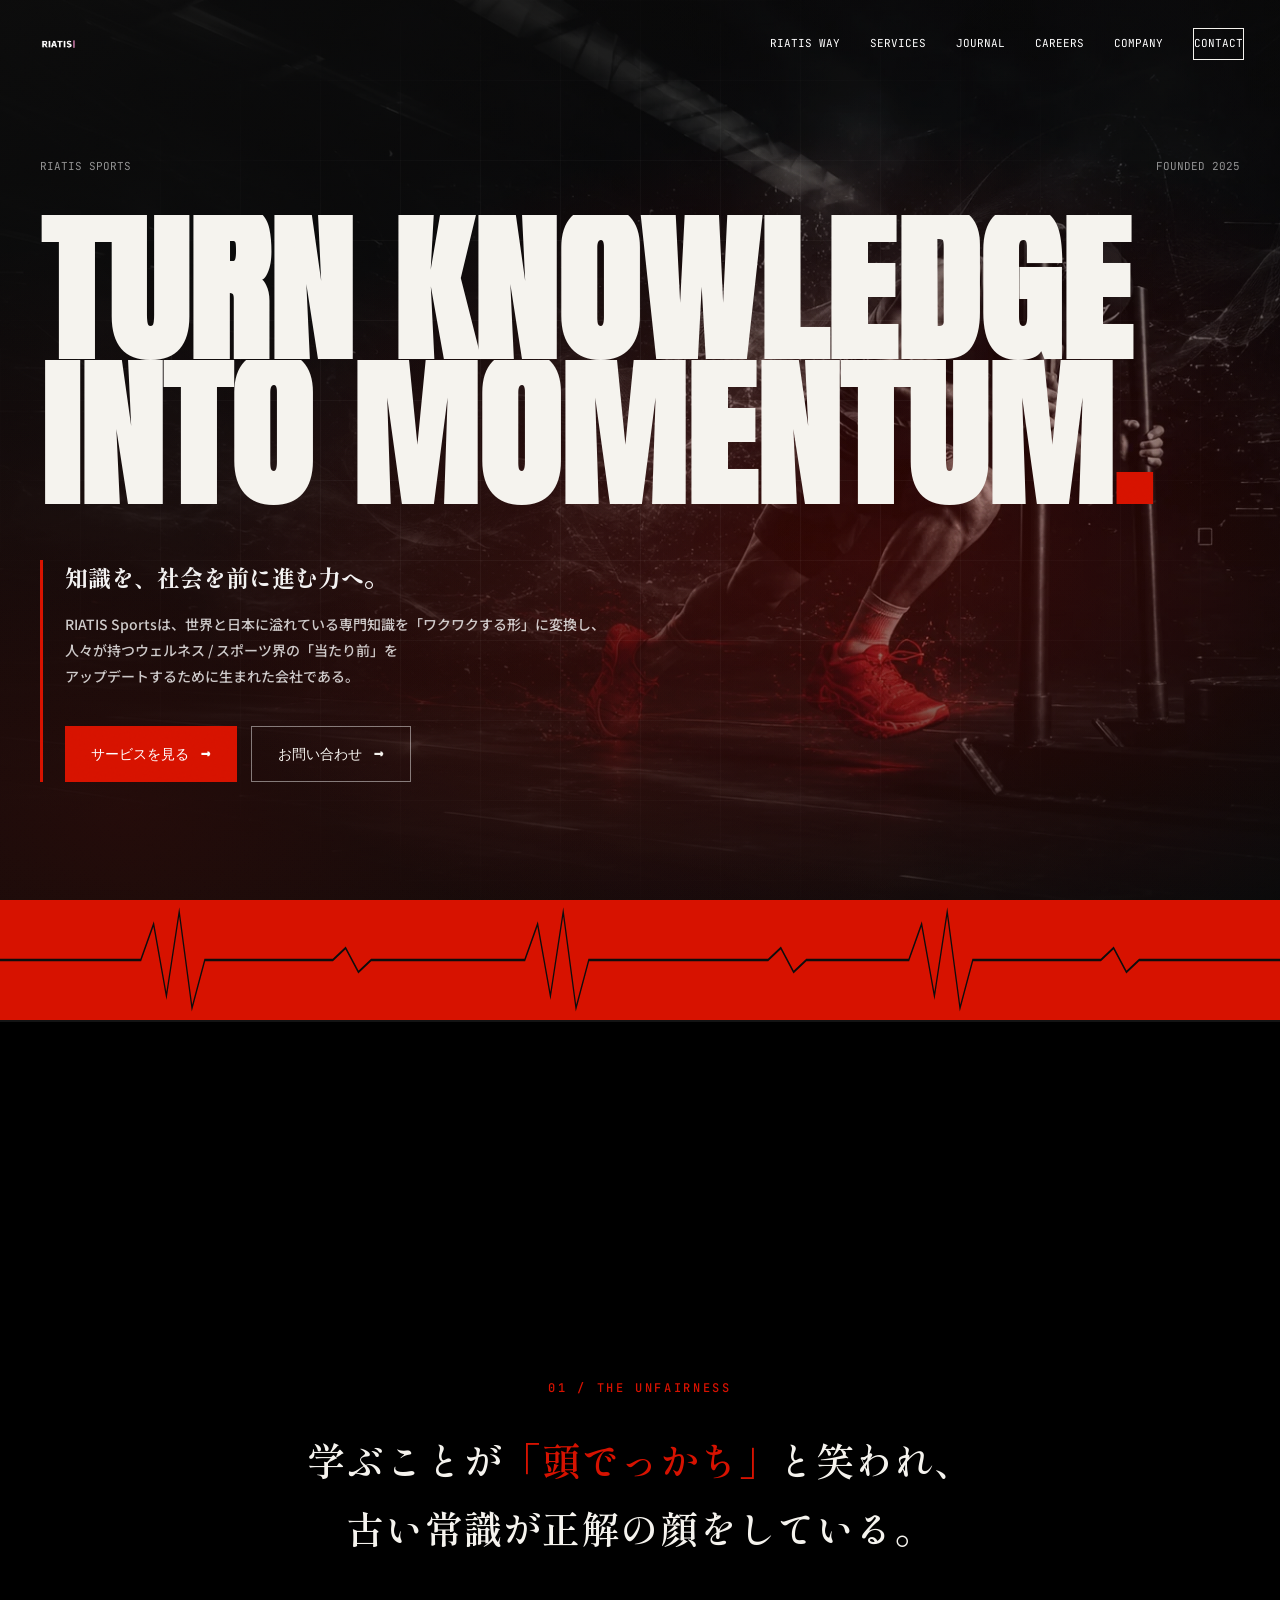
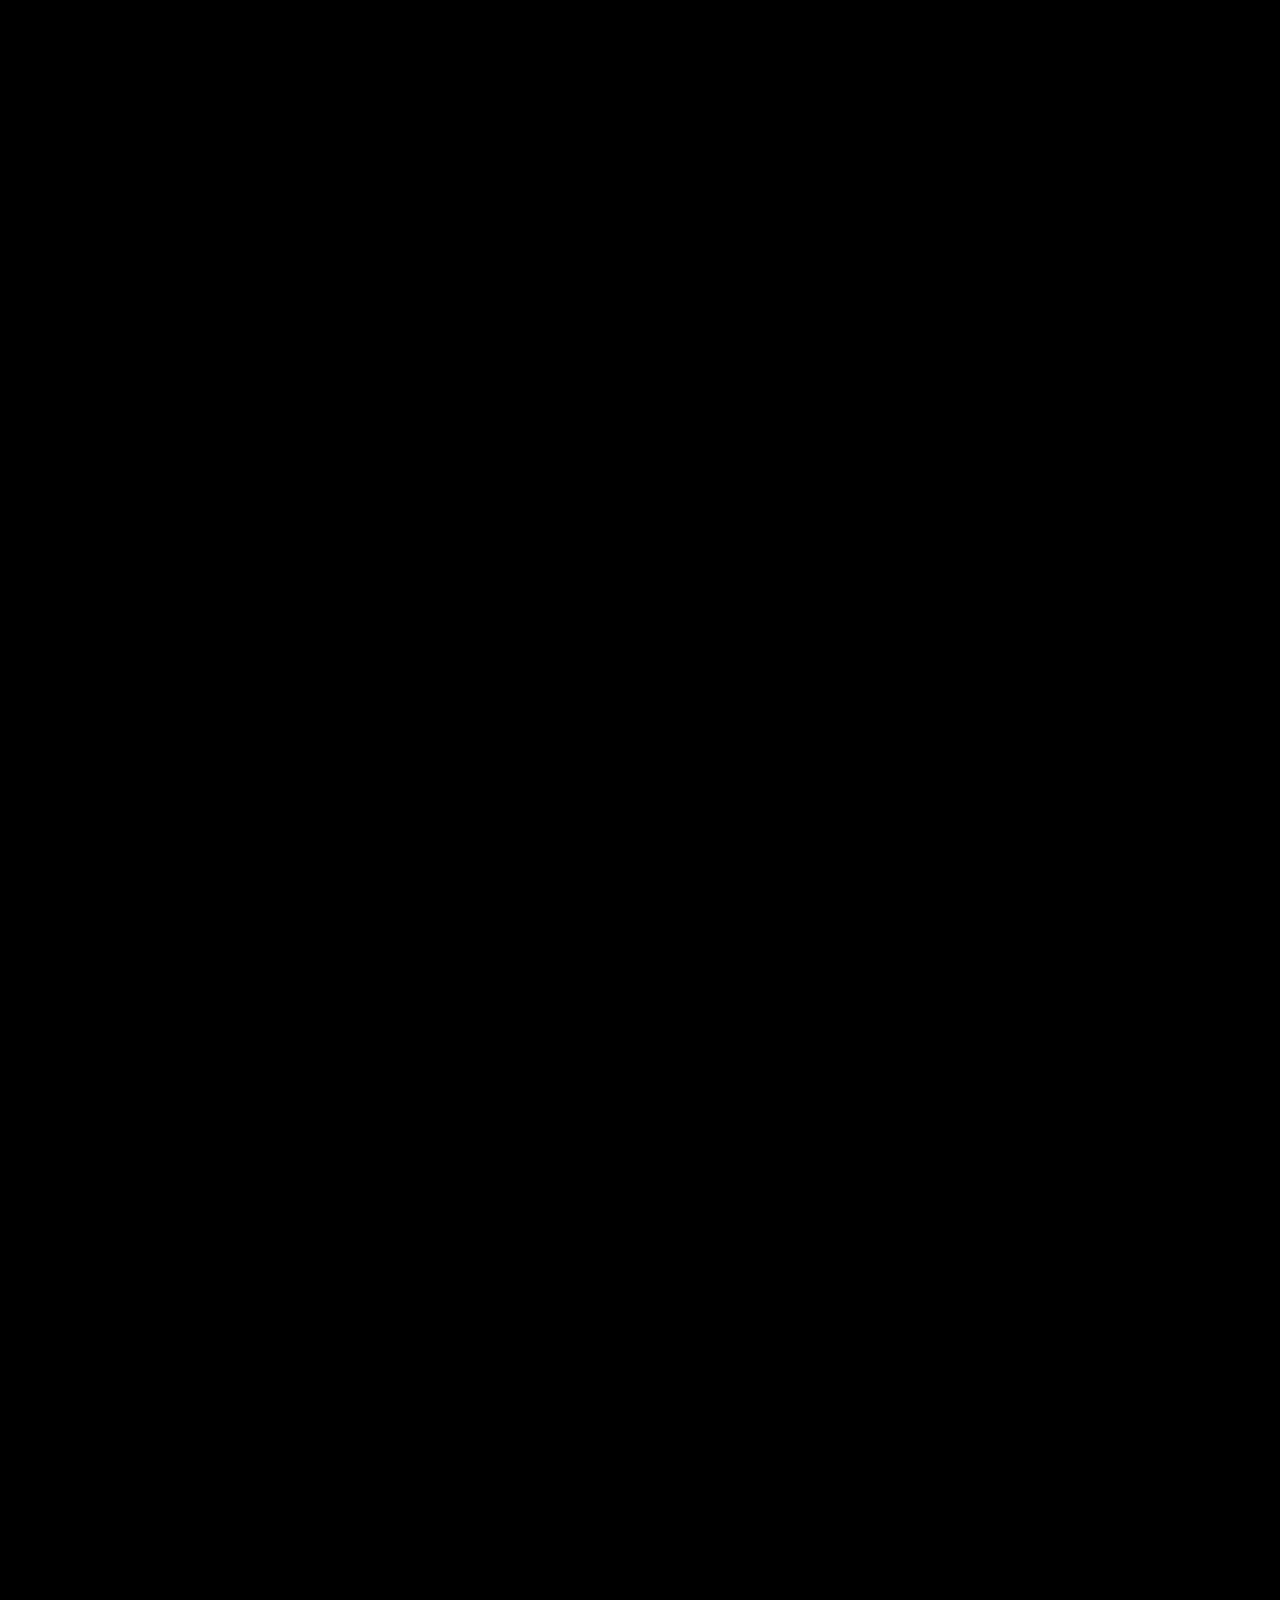
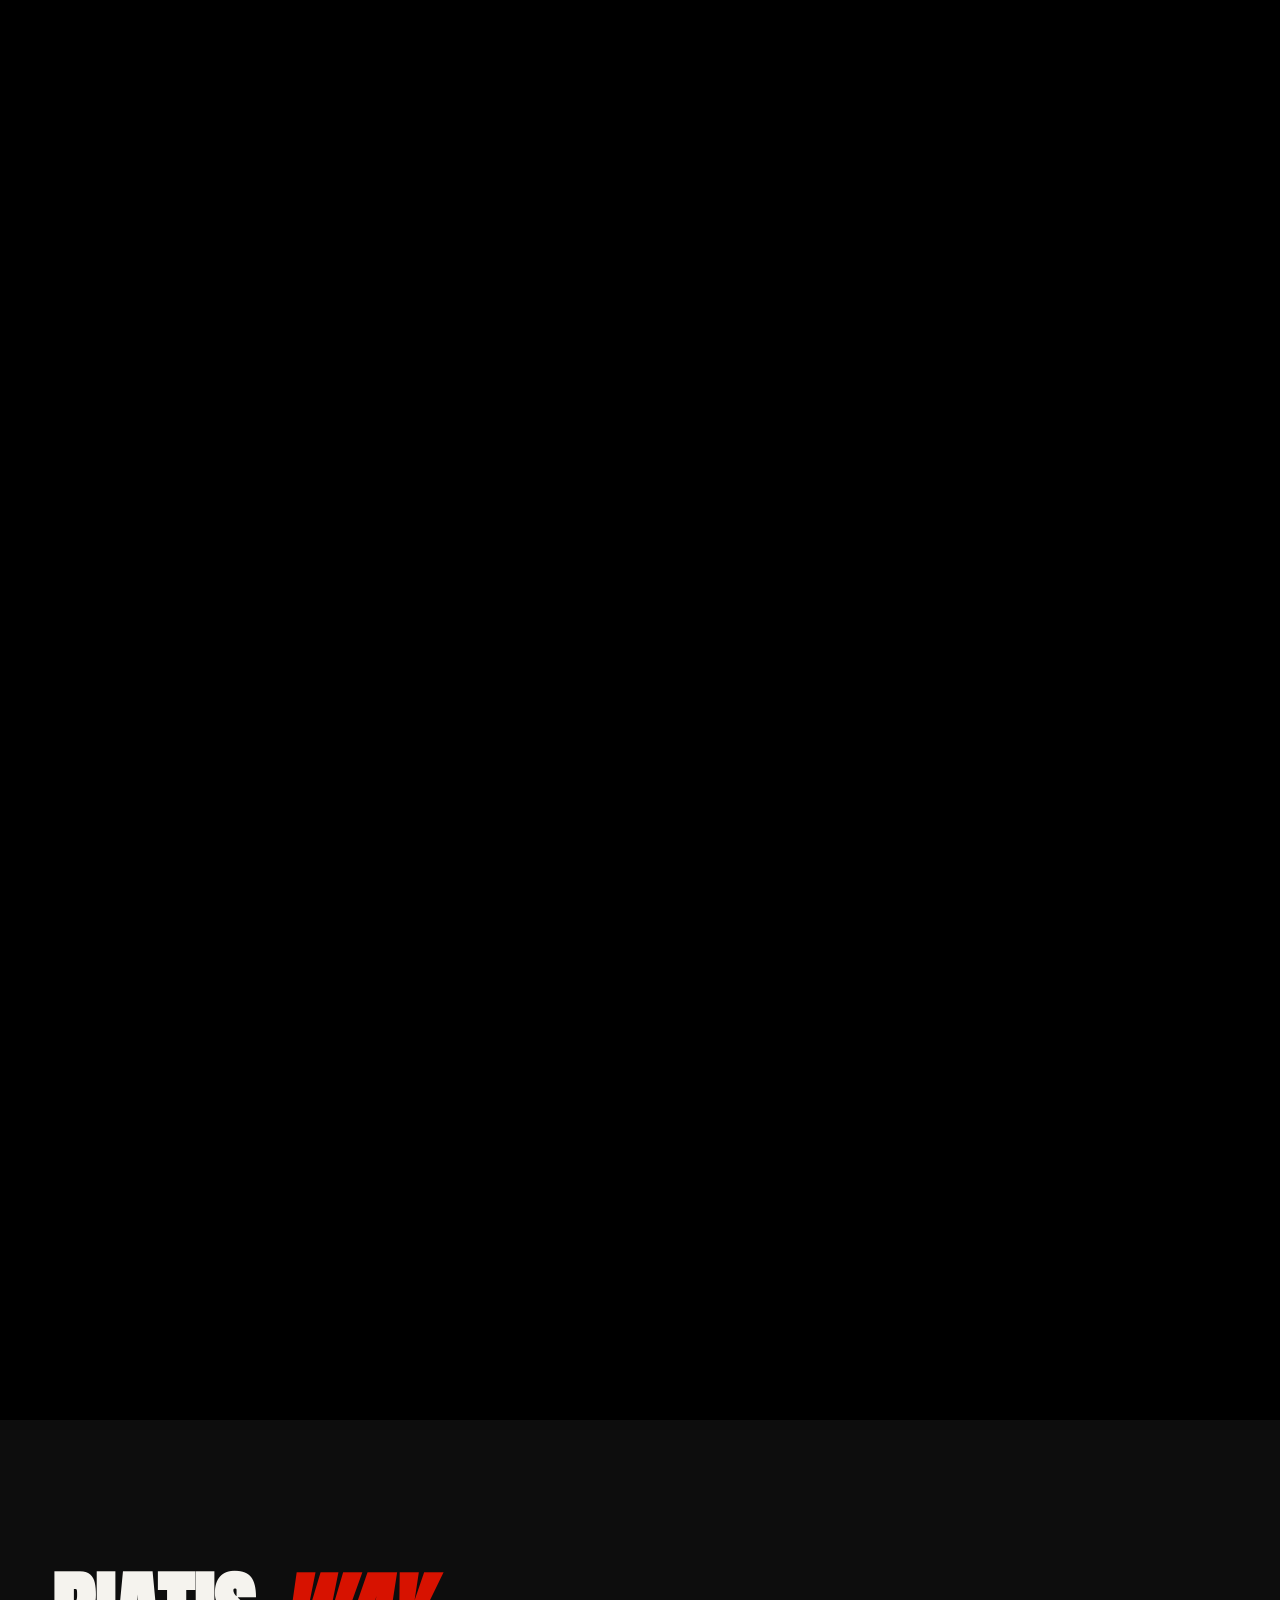
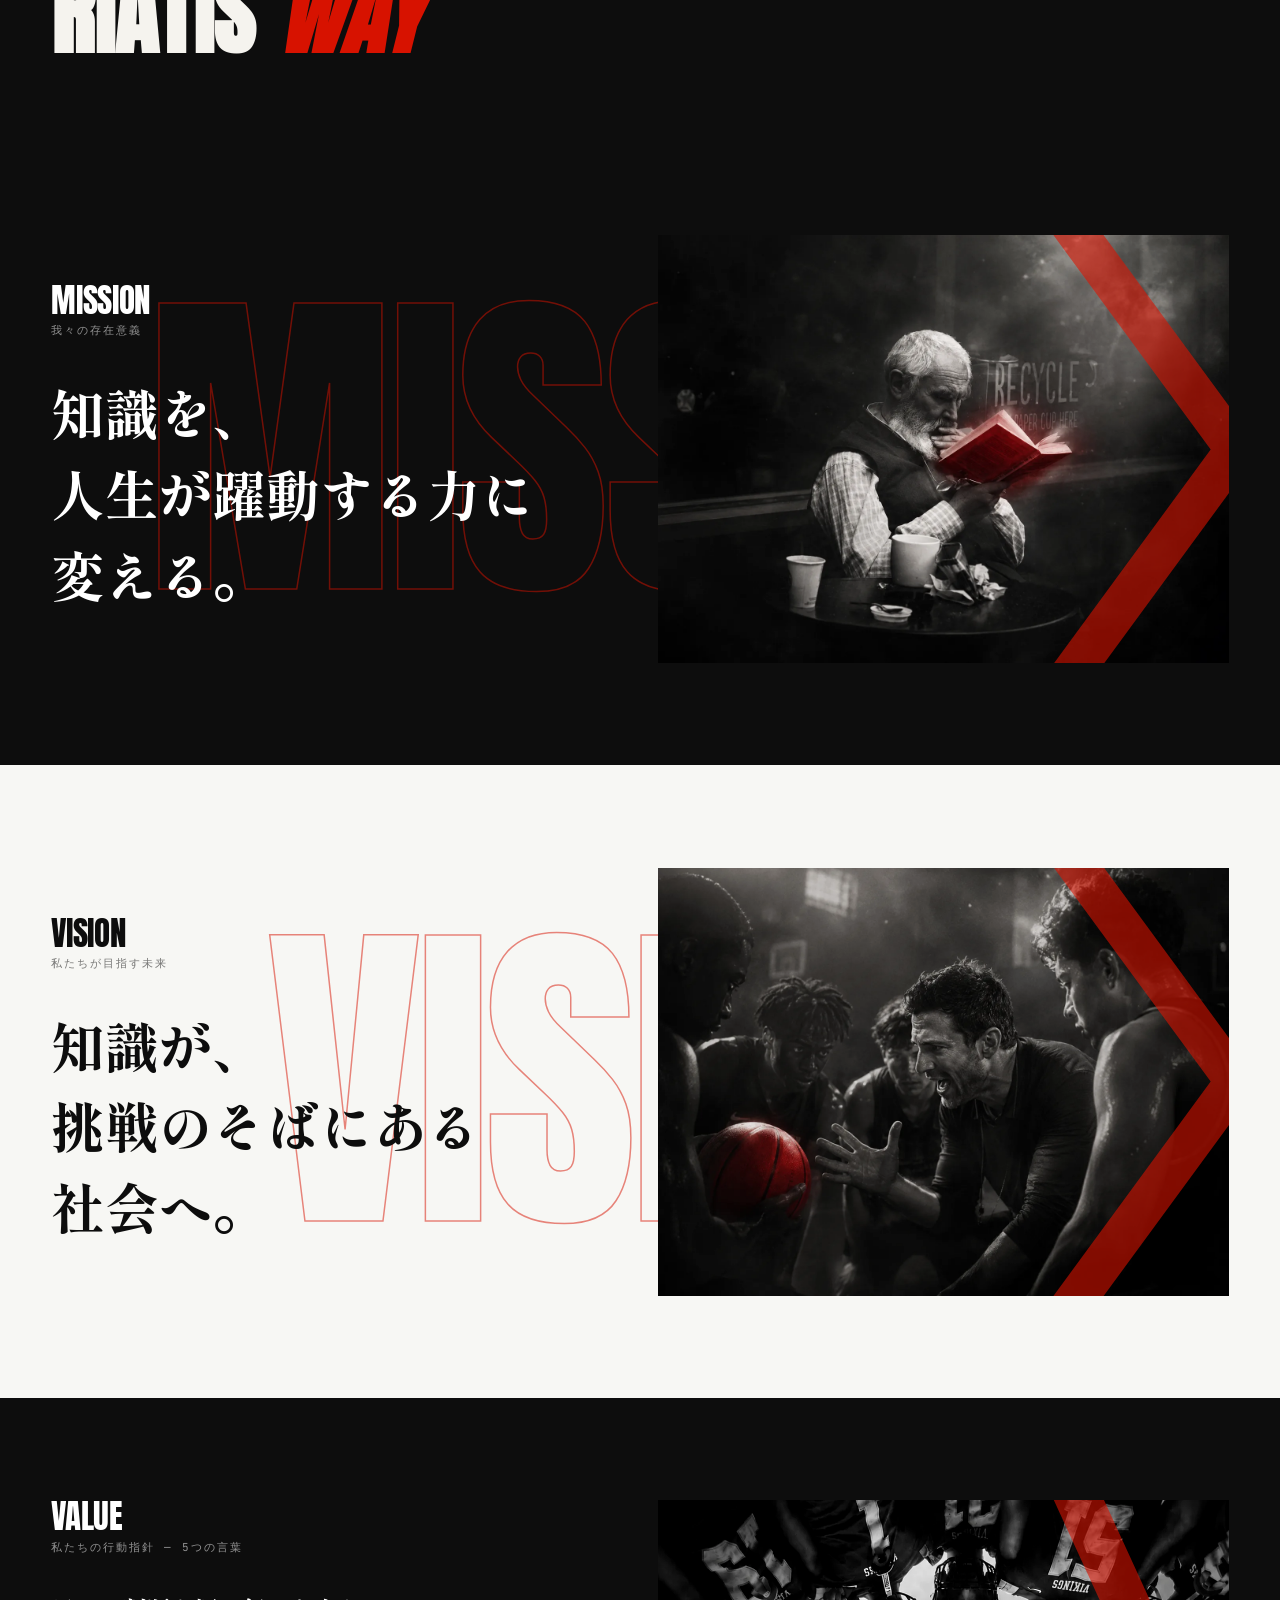
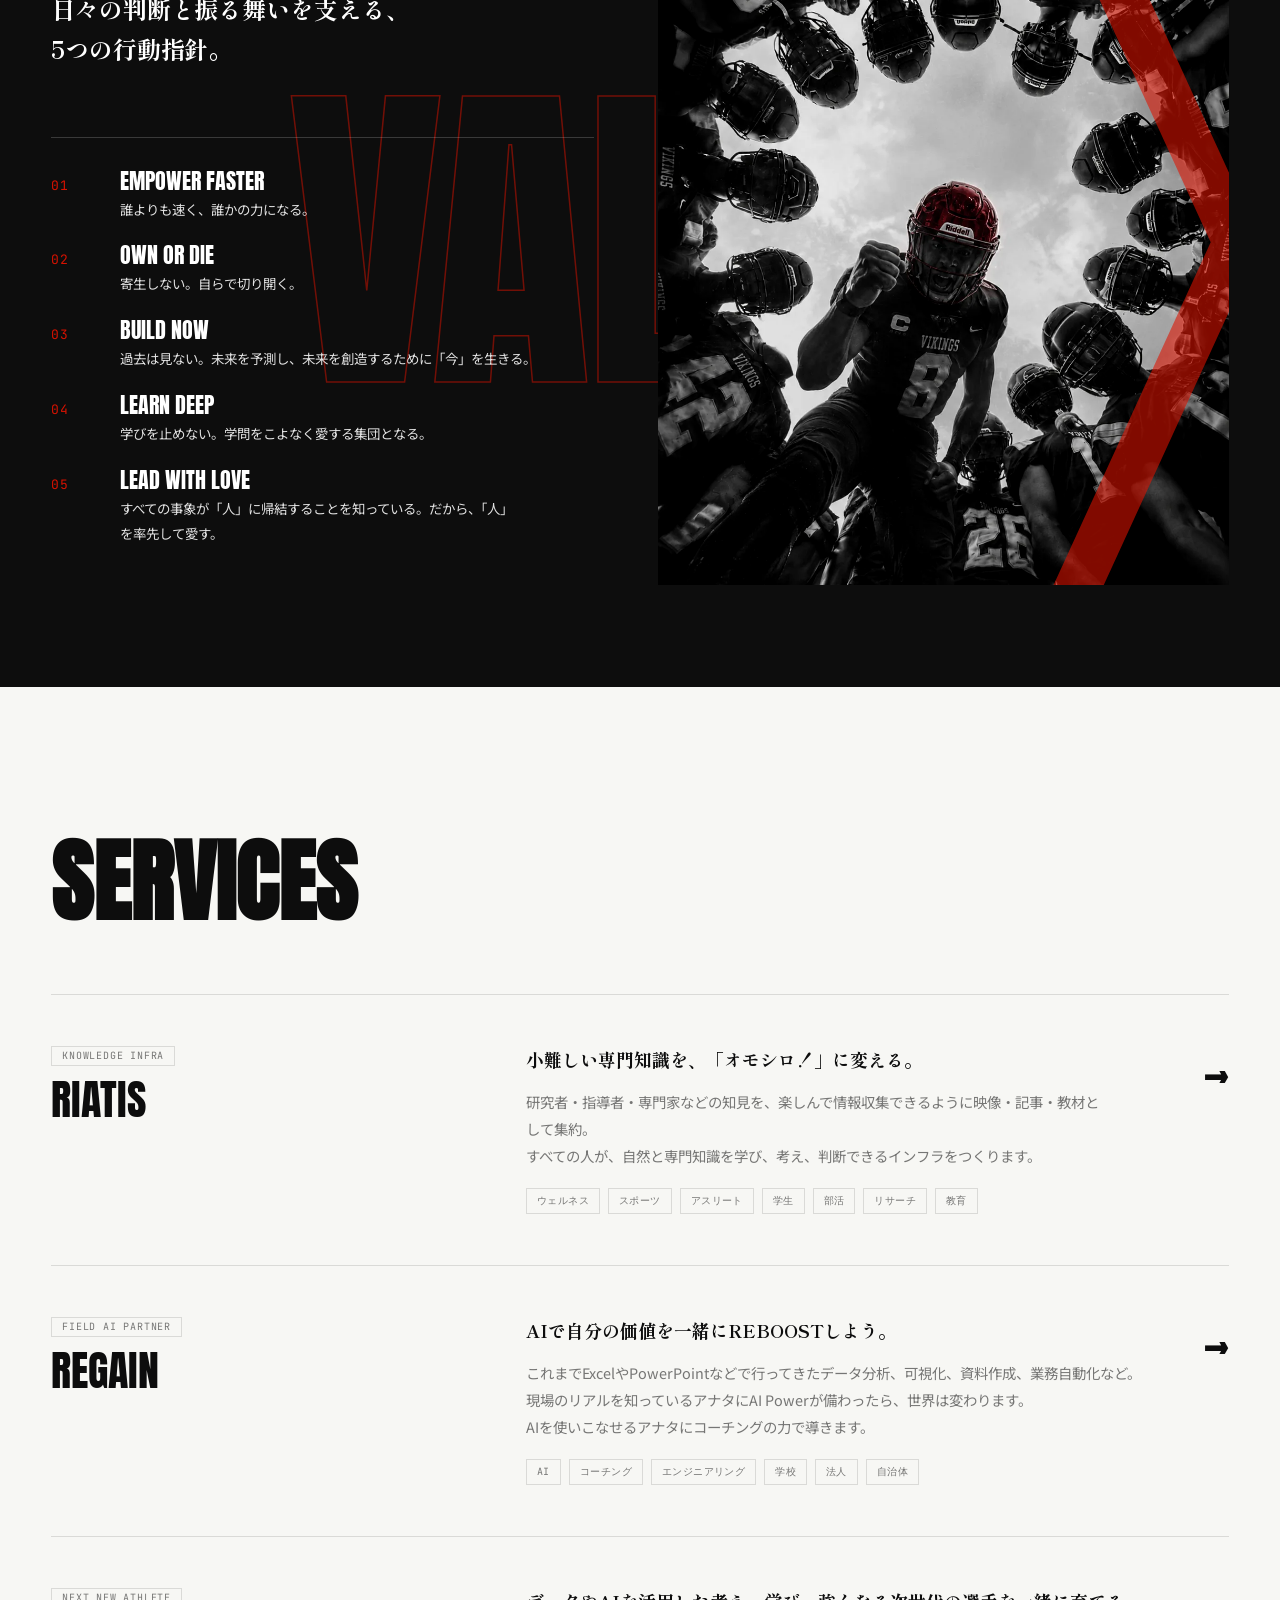
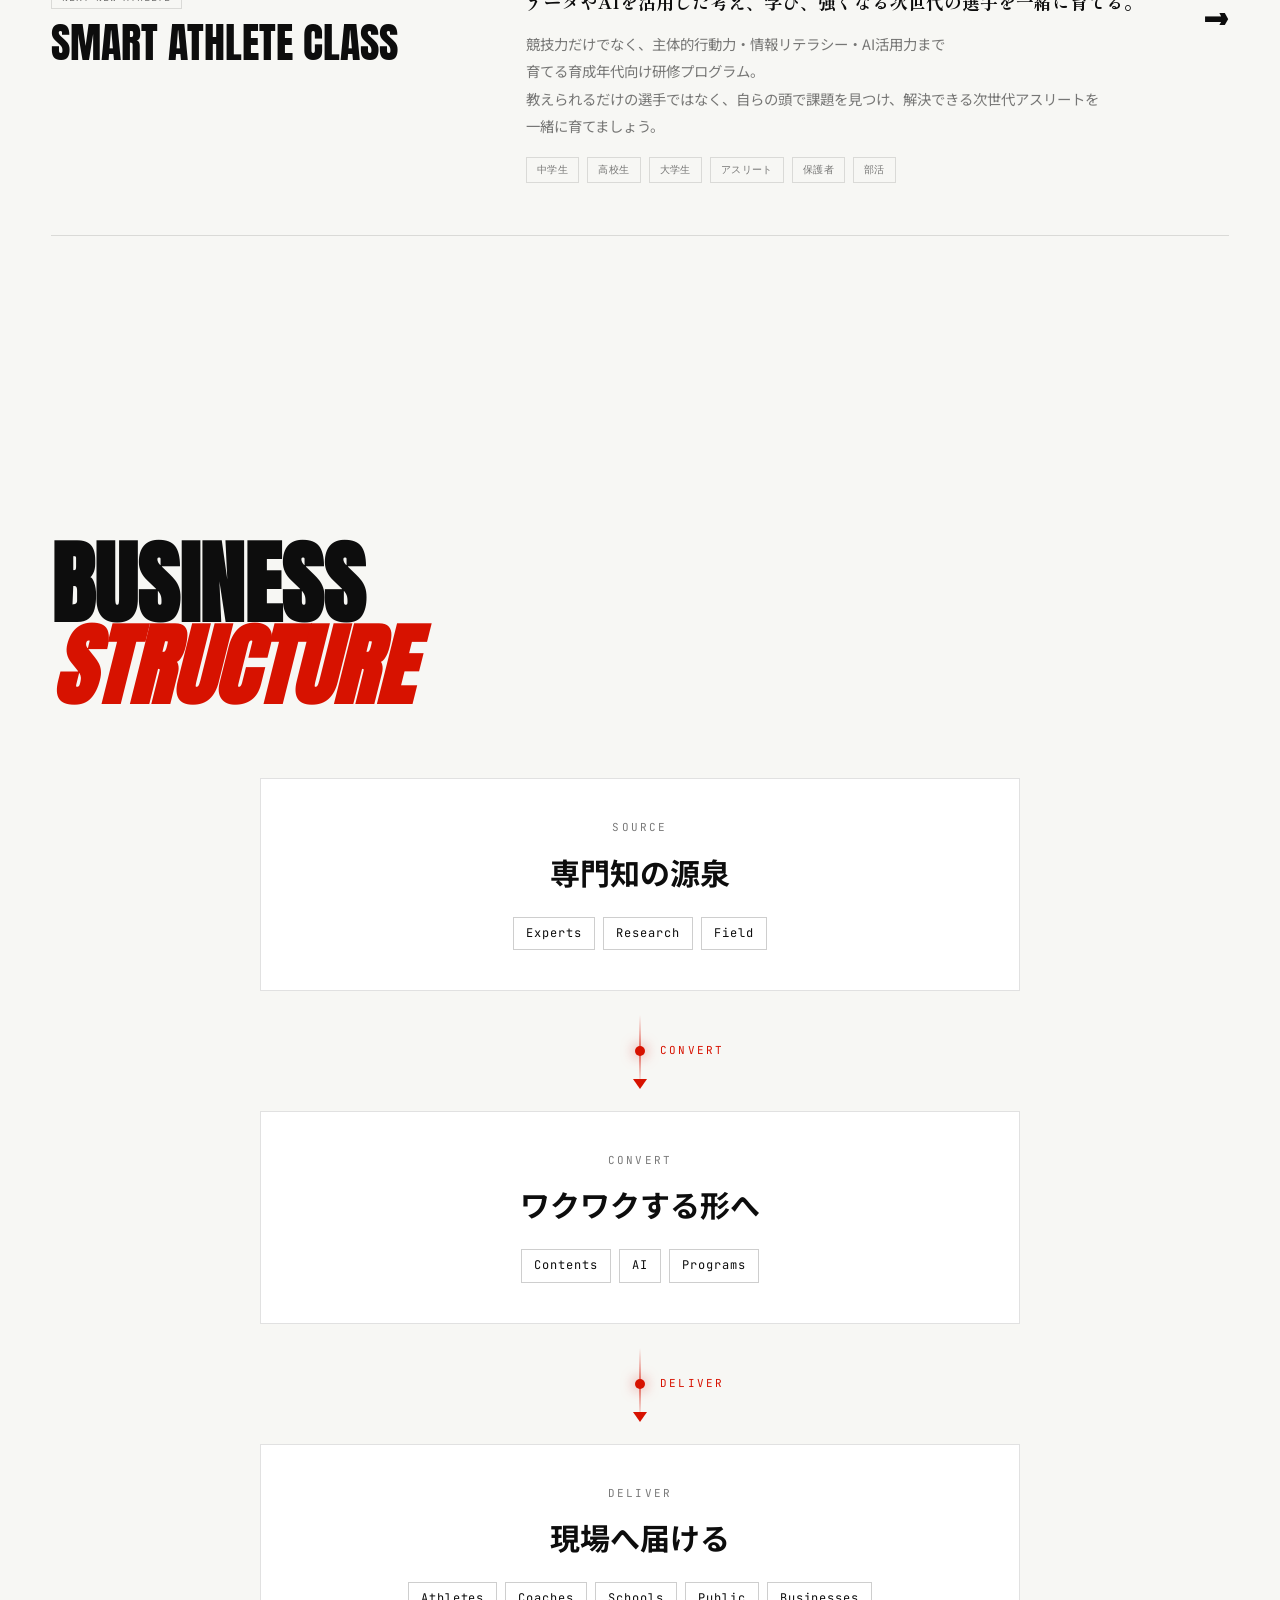
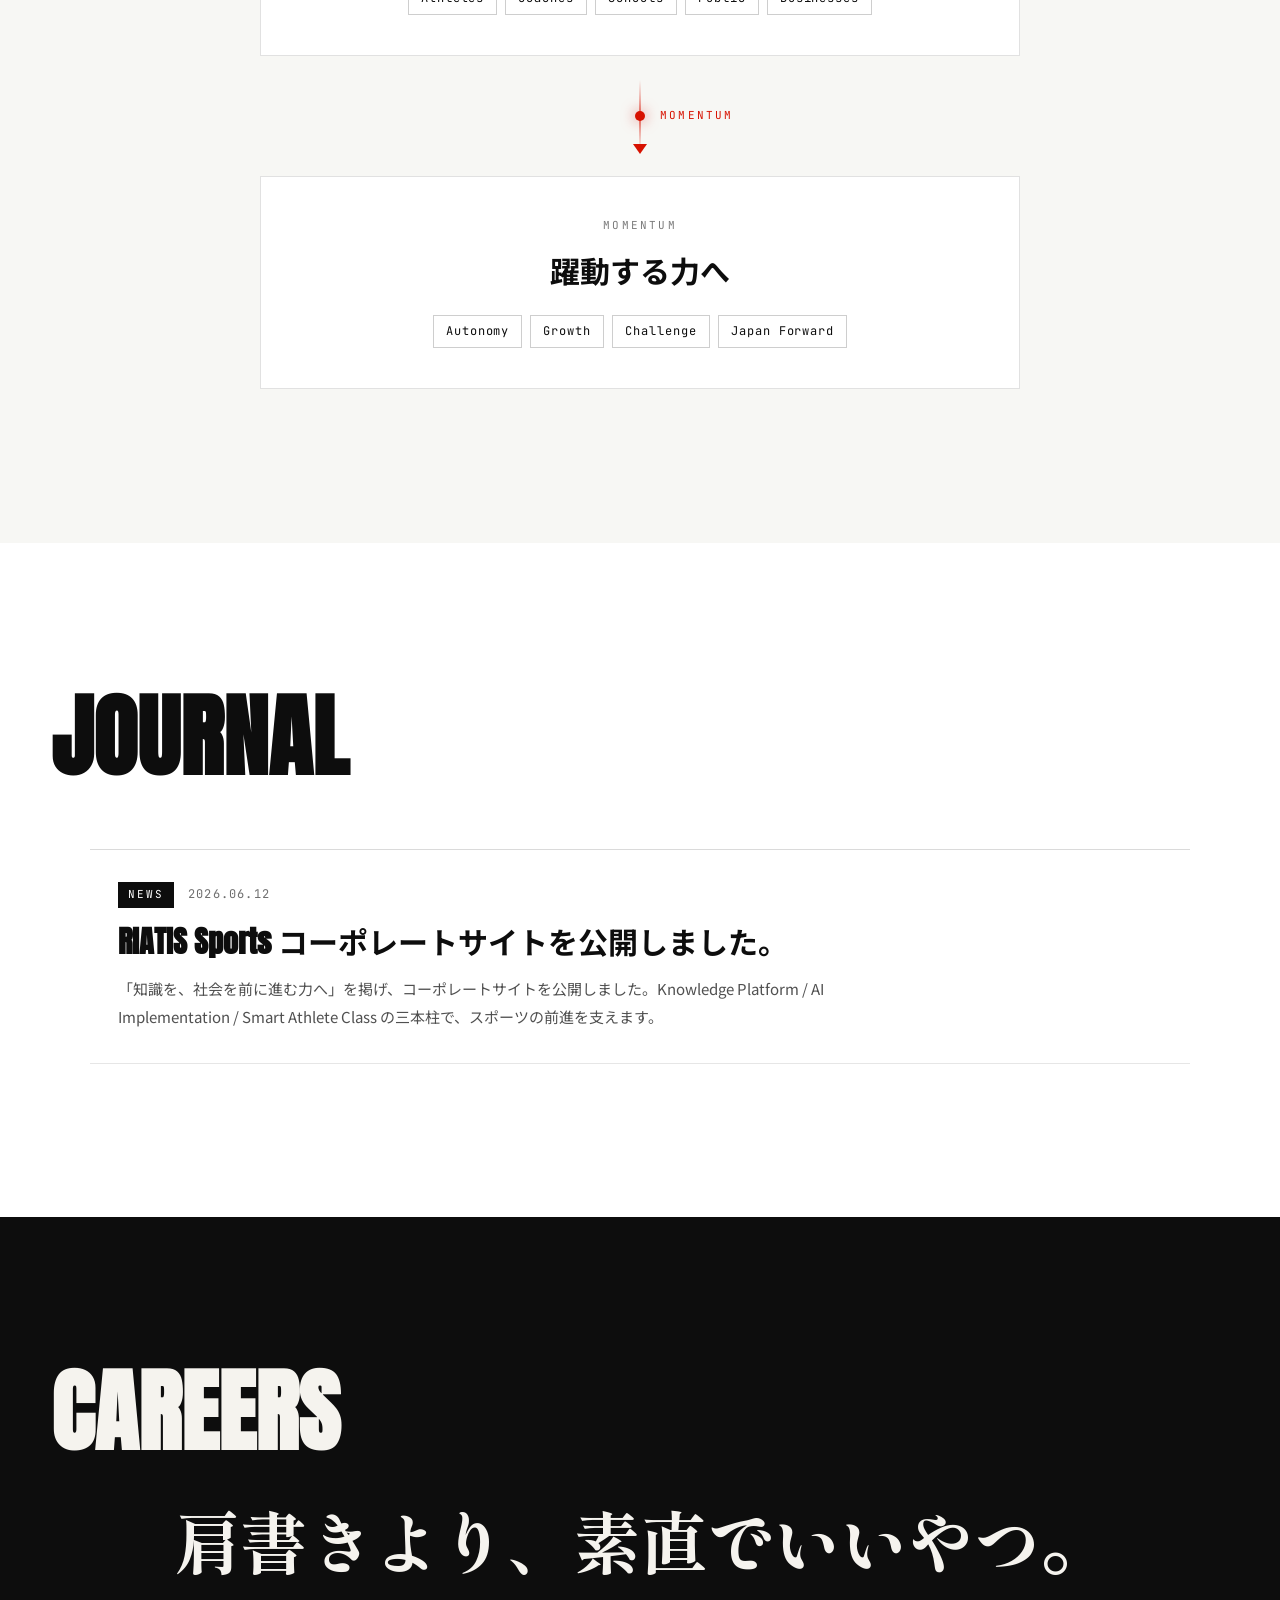
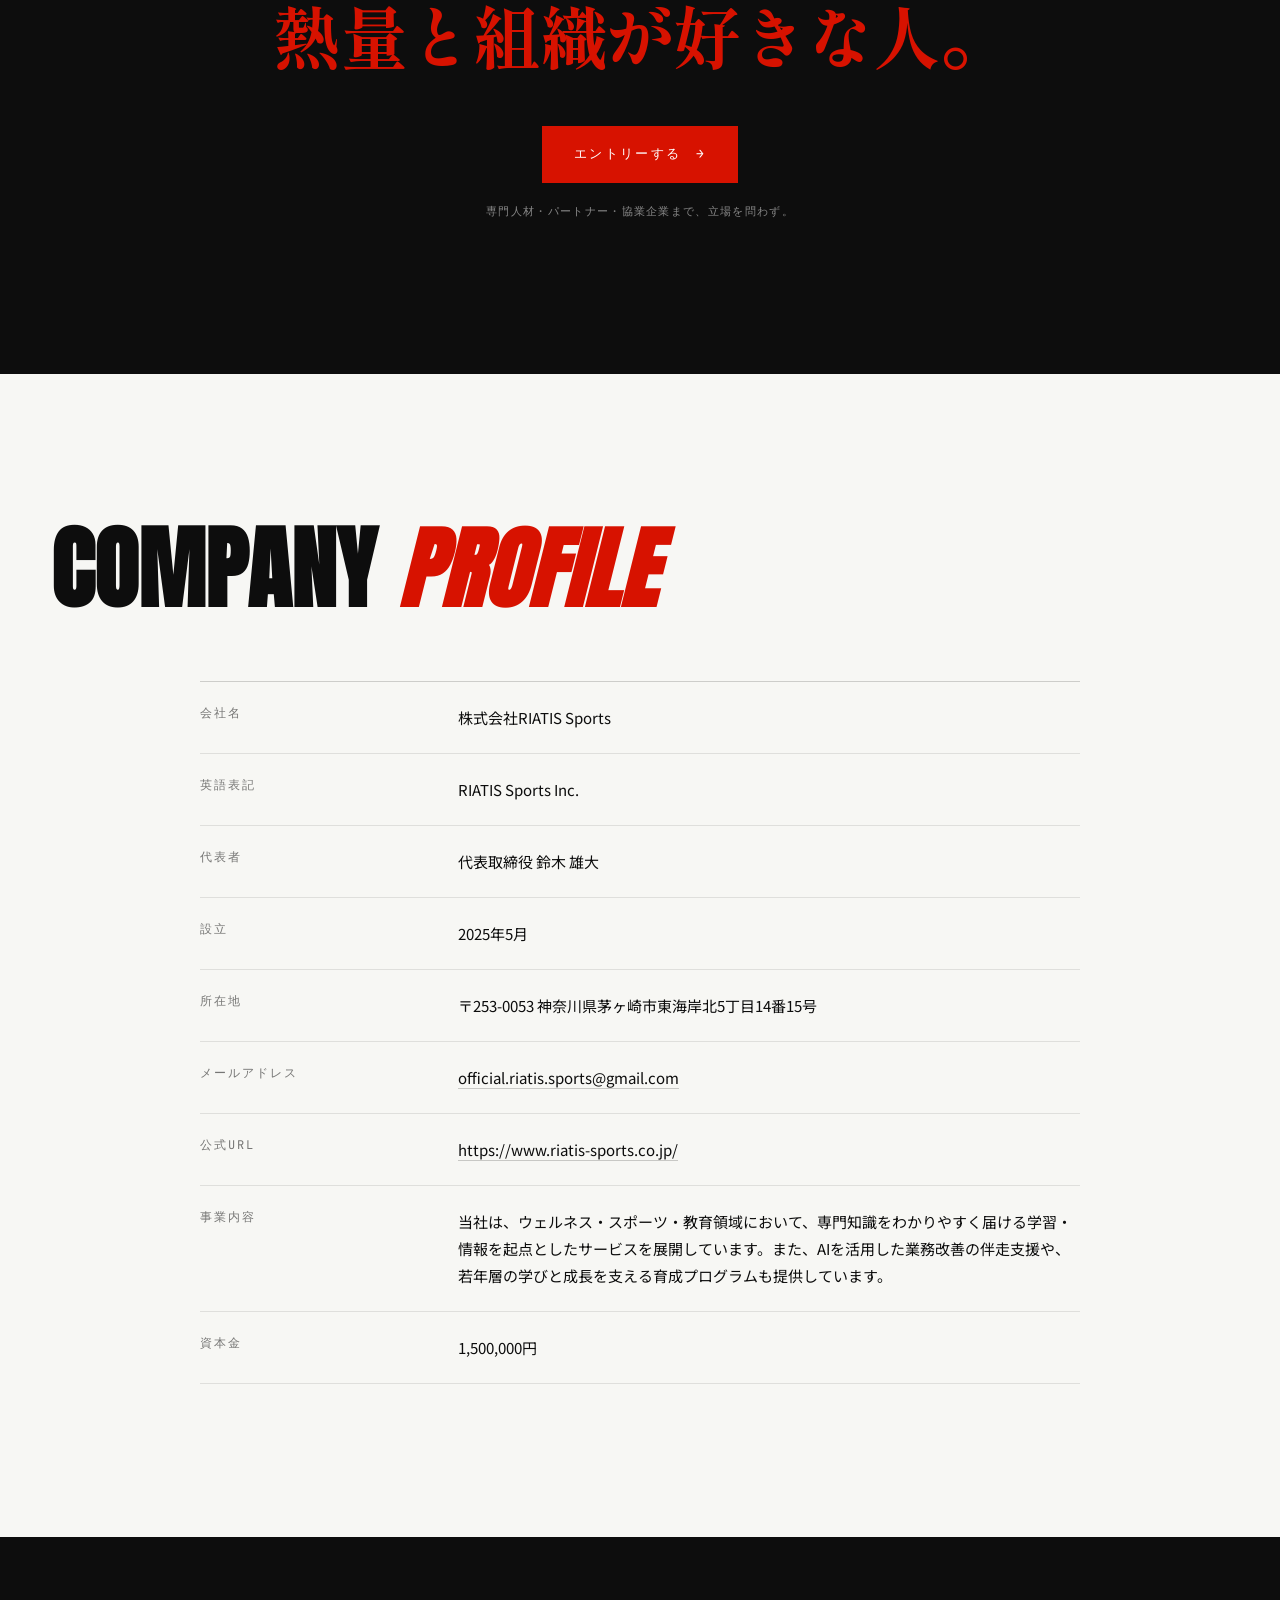
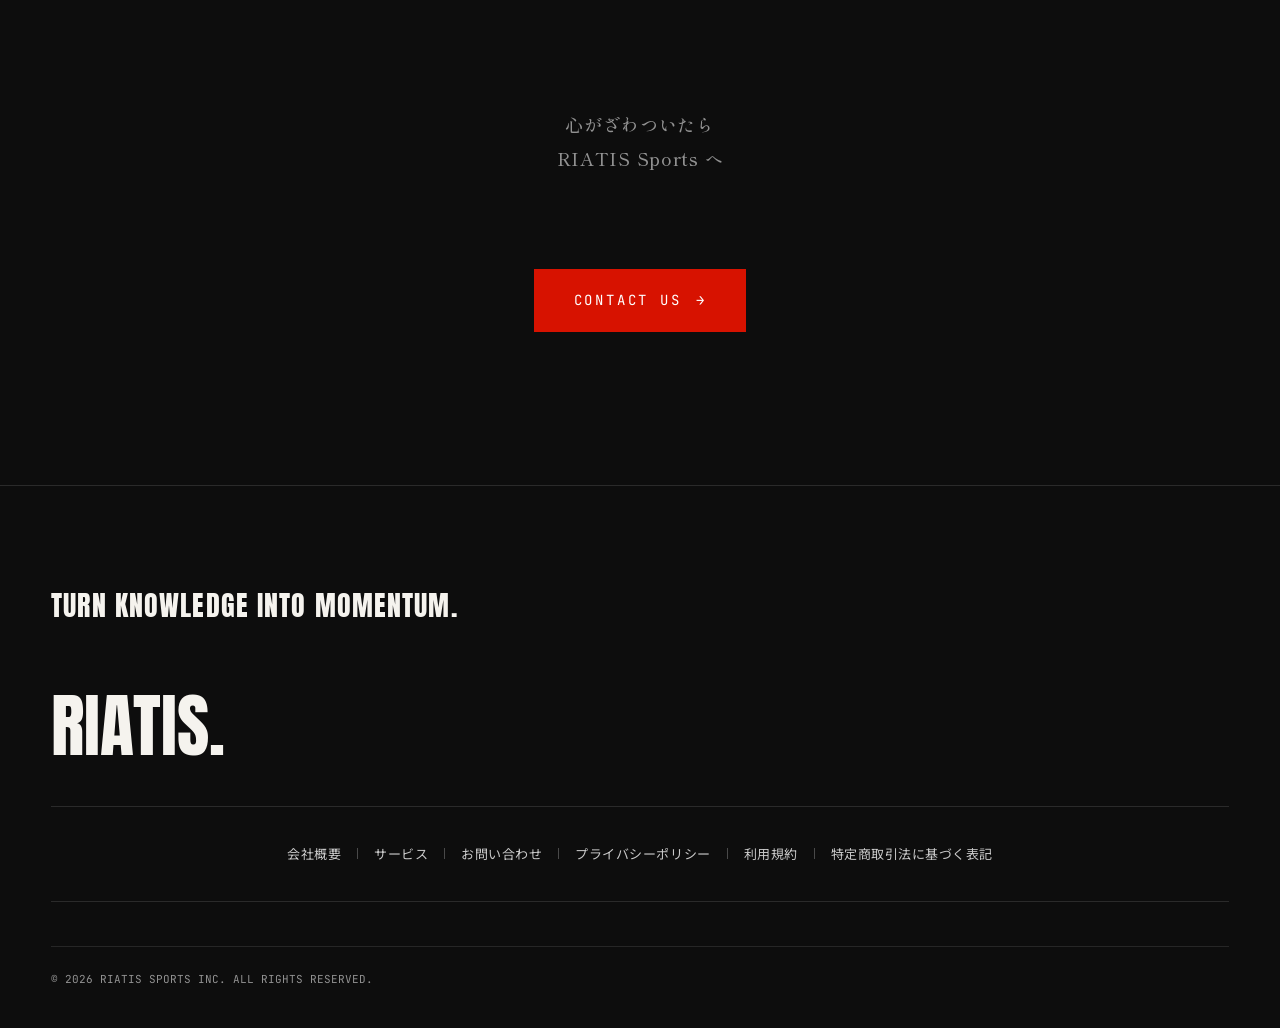
<file: index.html>
<!doctype html>
<html lang="ja">
  <head>
    <meta charset="UTF-8" />
    <meta name="viewport" content="width=device-width, initial-scale=1.0" />
    <title>株式会社RIATIS Sports｜知識を、社会を前に進む力へ</title>
    <meta
      name="description"
      content="株式会社RIATIS Sportsは、スポーツ・ヘルスケア・教育領域の専門知を、学び・実装・AIの力で現場成果へ変える会社です。知識を、社会を前に進む力へ。"
    />
    <meta name="robots" content="index, follow" />
    <link rel="canonical" href="https://www.riatis-sports.co.jp/" />

    <meta property="og:type" content="website" />
    <meta property="og:site_name" content="株式会社RIATIS Sports" />
    <meta property="og:locale" content="ja_JP" />
    <meta property="og:url" content="https://www.riatis-sports.co.jp/" />
    <meta property="og:title" content="株式会社RIATIS Sports｜知識を、社会を前に進む力へ" />
    <meta
      property="og:description"
      content="スポーツ・ヘルスケア・教育領域の専門知を、学び・実装・AIの力で現場成果へ変える。TURN KNOWLEDGE INTO MOMENTUM."
    />
    <meta property="og:image" content="https://www.riatis-sports.co.jp/assets/ogp.png" />
    <meta property="og:image:type" content="image/png" />
    <meta property="og:image:width" content="1200" />
    <meta property="og:image:height" content="630" />
    <meta property="og:image:alt" content="RIATIS Sports / TURN KNOWLEDGE INTO MOMENTUM." />

    <meta name="twitter:card" content="summary_large_image" />
    <meta name="twitter:title" content="株式会社RIATIS Sports｜知識を、社会を前に進む力へ" />
    <meta
      name="twitter:description"
      content="スポーツ・ヘルスケア・教育領域の専門知を、学び・実装・AIの力で現場成果へ変える。TURN KNOWLEDGE INTO MOMENTUM."
    />
    <meta name="twitter:image" content="https://www.riatis-sports.co.jp/assets/ogp.png" />

    <link rel="preconnect" href="https://fonts.googleapis.com" />
    <link rel="preconnect" href="https://fonts.gstatic.com" crossorigin />
    <link
      href="https://fonts.googleapis.com/css2?family=Anton&family=Inter:wght@700;800&family=JetBrains+Mono:wght@400;500;700&family=Noto+Sans+JP:wght@300;400;500;700;900&family=Shippori+Mincho:wght@500;700;900&display=swap"
      rel="stylesheet"
    />
    <link
      rel="preload"
      href="assets/fonts/genseki/RIATIS-Display-H.subset.woff2"
      as="font"
      type="font/woff2"
      crossorigin
    />
    <link rel="preload" href="assets/hero-bg.webp" as="image" type="image/webp" />
    <link rel="icon" href="assets/favicon.svg" type="image/svg+xml" />
    <link rel="stylesheet" href="styles.css" />

    <script type="application/ld+json">
      {
        "@context": "https://schema.org",
        "@type": "Organization",
        "name": "株式会社RIATIS Sports",
        "legalName": "株式会社RIATIS Sports",
        "alternateName": "RIATIS Sports Inc.",
        "url": "https://www.riatis-sports.co.jp/",
        "logo": "https://www.riatis-sports.co.jp/assets/favicon.svg",
        "image": "https://www.riatis-sports.co.jp/assets/riatis-pulse-hero.png",
        "description": "スポーツ・ヘルスケア・教育領域の専門知を、学び・実装・AIの力で現場成果へ変える会社。",
        "foundingDate": "2025-05",
        "email": "official.riatis.sports@gmail.com",
        "address": {
          "@type": "PostalAddress",
          "streetAddress": "東海岸北5丁目14番15号",
          "addressLocality": "茅ヶ崎市",
          "addressRegion": "神奈川県",
          "postalCode": "253-0053",
          "addressCountry": "JP"
        },
        "contactPoint": [{
          "@type": "ContactPoint",
          "contactType": "customer support",
          "email": "official.riatis.sports@gmail.com",
          "areaServed": "JP",
          "availableLanguage": ["Japanese"]
        }]
      }
    </script>
  </head>
  <body id="top" class="opening-active">
    <div
      class="opening"
      id="opening"
      role="img"
      aria-label="RIATIS Sports Inc. 知識を社会が躍動する力へ。"
    >
      <div class="opening__red" aria-hidden="true"></div>
      <div class="opening__stack" aria-hidden="true">
        <h1 class="opening__logo"><span class="opening__mask"><span class="opening__char">R</span></span><span class="opening__mask"><span class="opening__char">I</span></span><span class="opening__mask"><span class="opening__char">A</span></span><span class="opening__mask"><span class="opening__char">T</span></span><span class="opening__mask"><span class="opening__char">I</span></span><span class="opening__mask"><span class="opening__char">S</span></span></h1>
        <p class="opening__sub">SPORTS INC.</p>
        <span class="opening__line"></span>
        <p class="opening__tagline">知識を社会が躍動する力へ。</p>
      </div>
    </div>

    <div class="grain" aria-hidden="true"></div>
    <div class="pulse-fx" aria-hidden="true"></div>

    <header class="site-header">
      <nav class="site-nav" aria-label="Global navigation">
        <a href="#top" class="logo" aria-label="RIATIS Sports top">
          <img src="assets/logo-mark.png" alt="RIATIS Sports" class="logo__img" width="160" height="160" decoding="async">
        </a>
        <button class="menu-btn" id="menuBtn" type="button" aria-label="メニューを開く" aria-expanded="false" aria-controls="globalNav">
          <span></span>
          <span></span>
        </button>
        <ul class="nav-links" id="globalNav">
          <li><a href="#way">RIATIS Way</a></li>
          <li><a href="#services">Services</a></li>
          <li><a href="#journal">Journal</a></li>
          <li><a href="#join">Careers</a></li>
          <li><a href="#company">Company</a></li>
          <li class="nav-cta-item"><a href="https://forms.gle/g3MTA5E4Eo7yXNcA6" class="nav-cta" target="_blank" rel="noopener">Contact</a></li>
        </ul>
      </nav>
    </header>

    <main>
      <section class="hero" aria-labelledby="hero-title" data-theme="dark">
        <div class="hero-grid" aria-hidden="true"></div>
        <div class="hero-inner">
          <div class="hero-meta">
            <div>RIATIS SPORTS</div>
            <div>FOUNDED 2025</div>
          </div>
          <h1 id="hero-title">
            <span class="line"><span>TURN KNOWLEDGE</span></span>
            <span class="line"><span>INTO MOMENTUM<em class="red">.</em></span></span>
          </h1>
          <div class="hero-sub">
            <div class="hero-copy">
              <p class="hero-lead">知識を、社会を前に進む力へ。</p>
              <p class="hero-statement">
                RIATIS Sportsは、世界と日本に溢れている専門知識を「ワクワクする形」に変換し、<br />
                人々が持つウェルネス / スポーツ界の「当たり前」を<br />
                アップデートするために生まれた会社である。
              </p>
              <div class="hero-cta">
                <a class="hero-btn hero-btn--primary" href="#services">
                  <span>サービスを見る</span>
                  <span aria-hidden="true">→</span>
                </a>
                <a class="hero-btn hero-btn--ghost" href="https://forms.gle/g3MTA5E4Eo7yXNcA6" target="_blank" rel="noopener">
                  <span>お問い合わせ</span>
                  <span aria-hidden="true">→</span>
                </a>
              </div>
            </div>
          </div>
        </div>
      </section>

      <div class="ecg" aria-hidden="true">
        <svg viewBox="0 0 2000 100" preserveAspectRatio="none" focusable="false">
          <path
            d="M0 50 L200 50 L220 50 L240 20 L260 80 L280 10 L300 90 L320 50 L500 50 L520 50 L540 40 L560 60 L580 50 L800 50 L820 50 L840 20 L860 80 L880 10 L900 90 L920 50 L1100 50 L1200 50 L1220 40 L1240 60 L1260 50 L1420 50 L1440 20 L1460 80 L1480 10 L1500 90 L1520 50 L1720 50 L1740 40 L1760 60 L1780 50 L2000 50"
            fill="none"
            stroke="#0D0D0D"
            stroke-width="2"
          />
        </svg>
      </div>

      <section class="why" id="why" aria-label="The Unfairness, The Pain, The Challenge" data-theme="dark">
        <div class="scroll-theater">
          <div class="progress" aria-hidden="true"><div class="bar" id="pbar"></div></div>
          <div class="idx" id="actIdx" aria-hidden="true">
            <span data-i="0" class="on">01 · 理不尽</span>
            <span data-i="1">02 · 痛み</span>
            <span data-i="2">03 · 挑戦</span>
          </div>

          <div class="sticky">
            <div class="act on" data-i="0">
              <div class="act-copy">
                <span class="sm">01 / THE UNFAIRNESS</span>
                <h2>
                  <span class="ln">学ぶことが<span class="r">「頭でっかち」</span>と笑われ、</span>
                  <span class="ln">古い常識が正解の顔をしている。</span>
                </h2>
              </div>
            </div>
            <div class="act" data-i="1">
              <div class="act-copy">
                <span class="sm">02 / THE PAIN</span>
                <h2>
                  <span class="ln">本気で良くなりたい人ほど、</span>
                  <span class="ln">信じるべき<span class="r">知識</span>に出会えず、</span>
                  <span class="ln">遠回りさせられている。</span>
                </h2>
              </div>
            </div>
            <div class="act" data-i="2">
              <div class="act-copy">
                <span class="sm">03 / CHALLENGE</span>
                <h2>
                  <span class="ln">「学ぶ人が笑われる世界」を終わらせ、</span>
                  <span class="ln">学ぶ人が<span class="r">未来</span>を前進させる時代を創る。</span>
                </h2>
              </div>
            </div>
          </div>
          <div class="anchor" data-i="0" aria-hidden="true"></div>
          <div class="anchor" data-i="1" aria-hidden="true"></div>
          <div class="anchor" data-i="2" aria-hidden="true"></div>
        </div>
      </section>

      <section class="way" id="way" aria-labelledby="way-title" data-theme="dark">
        <div class="section-head">
          <h2 class="stitle reveal" id="way-title">RIATIS <em>Way</em></h2>
        </div>

        <div class="mvv">
          <!-- 幕1: Mission -->
          <article class="mvv-act mvv-act--dark reveal" data-theme="dark">
            <div class="mvv-act__bgword" aria-hidden="true">MISSION</div>
            <div class="mvv-act__inner">
              <div class="mvv-act__copy">
                <p class="mvv-act__label">
                  <span class="mvv-act__label-en">Mission</span>
                  <span class="mvv-act__label-jp">我々の存在意義</span>
                </p>
                <h3 class="mvv-act__statement">知識を、<br />人生が躍動する力に変える。</h3>
              </div>
              <div class="mvv-act__visual">
                <img src="assets/mission.webp" alt="" loading="lazy" width="1448" height="1086" />
                <svg class="mvv-act__chevron" viewBox="0 0 200 400" preserveAspectRatio="none" aria-hidden="true">
                  <polygon points="40,0 180,200 40,400 0,400 140,200 0,0" />
                </svg>
              </div>
            </div>
          </article>

          <!-- 幕2: Vision -->
          <article class="mvv-act mvv-act--light reveal" data-theme="light">
            <div class="mvv-act__bgword" aria-hidden="true">VISION</div>
            <div class="mvv-act__inner">
              <div class="mvv-act__copy">
                <p class="mvv-act__label">
                  <span class="mvv-act__label-en">Vision</span>
                  <span class="mvv-act__label-jp">私たちが目指す未来</span>
                </p>
                <h3 class="mvv-act__statement">知識が、<br />挑戦のそばにある社会へ。</h3>
              </div>
              <div class="mvv-act__visual">
                <img src="assets/vision.webp" alt="" loading="lazy" width="1448" height="1086" />
                <svg class="mvv-act__chevron" viewBox="0 0 200 400" preserveAspectRatio="none" aria-hidden="true">
                  <polygon points="40,0 180,200 40,400 0,400 140,200 0,0" />
                </svg>
              </div>
            </div>
          </article>

          <!-- 幕3: Value (5つの行動指針を1幕に統合) -->
          <article class="mvv-act mvv-act--dark mvv-act--has-list reveal" data-theme="dark">
            <div class="mvv-act__bgword" aria-hidden="true">VALUE</div>
            <div class="mvv-act__inner">
              <div class="mvv-act__copy">
                <p class="mvv-act__label">
                  <span class="mvv-act__label-en">Value</span>
                  <span class="mvv-act__label-jp">私たちの行動指針 — 5つの言葉</span>
                </p>
                <h3 class="mvv-act__statement">日々の判断と振る舞いを支える、<br />5つの行動指針。</h3>

                <ol class="mvv-philosophy">
                  <li class="mvv-philosophy__item">
                    <span class="mvv-philosophy__num" aria-hidden="true">01</span>
                    <div class="mvv-philosophy__body">
                      <p class="mvv-philosophy__en">Empower Faster</p>
                      <p class="mvv-philosophy__jp">誰よりも速く、誰かの力になる。</p>
                    </div>
                  </li>
                  <li class="mvv-philosophy__item">
                    <span class="mvv-philosophy__num" aria-hidden="true">02</span>
                    <div class="mvv-philosophy__body">
                      <p class="mvv-philosophy__en">Own or Die</p>
                      <p class="mvv-philosophy__jp">寄生しない。自らで切り開く。</p>
                    </div>
                  </li>
                  <li class="mvv-philosophy__item">
                    <span class="mvv-philosophy__num" aria-hidden="true">03</span>
                    <div class="mvv-philosophy__body">
                      <p class="mvv-philosophy__en">Build Now</p>
                      <p class="mvv-philosophy__jp">過去は見ない。未来を予測し、未来を創造するために「今」を生きる。</p>
                    </div>
                  </li>
                  <li class="mvv-philosophy__item">
                    <span class="mvv-philosophy__num" aria-hidden="true">04</span>
                    <div class="mvv-philosophy__body">
                      <p class="mvv-philosophy__en">Learn Deep</p>
                      <p class="mvv-philosophy__jp">学びを止めない。学問をこよなく愛する集団となる。</p>
                    </div>
                  </li>
                  <li class="mvv-philosophy__item">
                    <span class="mvv-philosophy__num" aria-hidden="true">05</span>
                    <div class="mvv-philosophy__body">
                      <p class="mvv-philosophy__en">Lead with Love</p>
                      <p class="mvv-philosophy__jp">すべての事象が「人」に帰結することを知っている。だから、「人」を率先して愛す。</p>
                    </div>
                  </li>
                </ol>
              </div>
              <div class="mvv-act__visual">
                <img src="assets/value.webp" alt="" loading="lazy" width="1086" height="1448" />
                <svg class="mvv-act__chevron" viewBox="0 0 200 400" preserveAspectRatio="none" aria-hidden="true">
                  <polygon points="40,0 180,200 40,400 0,400 140,200 0,0" />
                </svg>
              </div>
            </div>
          </article>
        </div>
      </section>

      <section class="svc" id="services" aria-labelledby="services-title" data-theme="light">
        <div class="section-head">
          <h2 class="stitle reveal" id="services-title">Services</h2>
        </div>

        <div class="svc-list">
          <article class="svc-item reveal">
            <div class="nm">
              <span class="nm-category">KNOWLEDGE INFRA</span>
              <span class="nm-headline">
                <span class="nm-text">RIATIS</span>
              </span>
            </div>
            <div class="ds">
              <p class="svc-tagline">小難しい専門知識を、「オモシロ！」に変える。</p>
              <p class="svc-desc">研究者・指導者・専門家などの知見を、楽しんで情報収集できるように映像・記事・教材として集約。<br />すべての人が、自然と専門知識を学び、考え、判断できるインフラをつくります。</p>
              <ul class="svc-tags" aria-label="タグ">
                <li>ウェルネス</li>
                <li>スポーツ</li>
                <li>アスリート</li>
                <li>学生</li>
                <li>部活</li>
                <li>リサーチ</li>
                <li>教育</li>
              </ul>
            </div>
            <div class="svc-stage svc-stage--portrait" aria-hidden="true">
              <img class="svc-mockup svc-mockup--portrait" src="RIATIS_App_moc_t.png" alt="" loading="lazy" decoding="async" />
            </div>
            <a class="ar" href="https://forms.gle/g3MTA5E4Eo7yXNcA6" target="_blank" rel="noopener" aria-label="RIATIS について問い合わせる">→</a>
          </article>

          <article class="svc-item reveal">
            <div class="nm">
              <span class="nm-category">FIELD AI PARTNER</span>
              <span class="nm-headline">
                <span class="nm-text">REGAIN</span>
              </span>
            </div>
            <div class="ds">
              <p class="svc-tagline">AIで自分の価値を一緒にREBOOSTしよう。</p>
              <p class="svc-desc">これまでExcelやPowerPointなどで行ってきたデータ分析、可視化、資料作成、業務自動化など。<br />現場のリアルを知っているアナタにAI Powerが備わったら、世界は変わります。<br />AIを使いこなせるアナタにコーチングの力で導きます。</p>
              <ul class="svc-tags" aria-label="タグ">
                <li>AI</li>
                <li>コーチング</li>
                <li>エンジニアリング</li>
                <li>学校</li>
                <li>法人</li>
                <li>自治体</li>
              </ul>
            </div>
            <div class="svc-stage svc-stage--landscape" aria-hidden="true">
              <img class="svc-mockup svc-mockup--landscape" src="REGAIN_moc_t.png" alt="" loading="lazy" decoding="async" />
            </div>
            <a class="ar" href="https://forms.gle/g3MTA5E4Eo7yXNcA6" target="_blank" rel="noopener" aria-label="REGAIN について問い合わせる">→</a>
          </article>

          <article class="svc-item reveal">
            <div class="nm">
              <span class="nm-category">NEXT NEW ATHLETE</span>
              <span class="nm-headline">
                <span class="nm-text">Smart Athlete Class</span>
              </span>
            </div>
            <div class="ds">
              <p class="svc-tagline">データやAIを活用した考え、学び、強くなる次世代の選手を一緒に育てる。</p>
              <p class="svc-desc">競技力だけでなく、主体的行動力・情報リテラシー・AI活用力まで育てる育成年代向け研修プログラム。<br />教えられるだけの選手ではなく、自らの頭で課題を見つけ、解決できる次世代アスリートを一緒に育てましょう。</p>
              <ul class="svc-tags" aria-label="タグ">
                <li>中学生</li>
                <li>高校生</li>
                <li>大学生</li>
                <li>アスリート</li>
                <li>保護者</li>
                <li>部活</li>
              </ul>
            </div>
            <a class="ar" href="https://forms.gle/g3MTA5E4Eo7yXNcA6" target="_blank" rel="noopener" aria-label="Smart Athlete Class について問い合わせる">→</a>
          </article>
        </div>
      </section>

      <section class="structure" id="structure" aria-labelledby="structure-title" data-theme="light">
        <div class="section-head">
          <h2 class="stitle reveal" id="structure-title">Business <em>Structure</em></h2>
        </div>
        <ol class="flow">
          <li class="flow-step reveal">
            <p class="flow-step__label">Source</p>
            <h3 class="flow-step__title">専門知の源泉</h3>
            <ul class="flow-step__tags" aria-label="源泉">
              <li>Experts</li>
              <li>Research</li>
              <li>Field</li>
            </ul>
          </li>
          <li class="flow-arrow" aria-hidden="true"><span>Convert</span></li>
          <li class="flow-step reveal">
            <p class="flow-step__label">Convert</p>
            <h3 class="flow-step__title">ワクワクする形へ</h3>
            <ul class="flow-step__tags" aria-label="アウトプット">
              <li>Contents</li>
              <li>AI</li>
              <li>Programs</li>
            </ul>
          </li>
          <li class="flow-arrow" aria-hidden="true"><span>Deliver</span></li>
          <li class="flow-step reveal">
            <p class="flow-step__label">Deliver</p>
            <h3 class="flow-step__title">現場へ届ける</h3>
            <ul class="flow-step__tags" aria-label="届け先">
              <li>Athletes</li>
              <li>Coaches</li>
              <li>Schools</li>
              <li>Public</li>
              <li>Businesses</li>
            </ul>
          </li>
          <li class="flow-arrow" aria-hidden="true"><span>Momentum</span></li>
          <li class="flow-step flow-step--last reveal">
            <p class="flow-step__label">Momentum</p>
            <h3 class="flow-step__title">躍動する力へ</h3>
            <ul class="flow-step__tags" aria-label="生まれる前進">
              <li>Autonomy</li>
              <li>Growth</li>
              <li>Challenge</li>
              <li>Japan Forward</li>
            </ul>
          </li>
        </ol>
      </section>

      <section class="journal" id="journal" aria-labelledby="journal-title" data-theme="light">
        <div class="section-head">
          <h2 class="stitle reveal" id="journal-title">Journal</h2>
        </div>
        <ol class="journal-list">
          <li class="journal-item reveal">
            <article>
              <p class="journal-meta">
                <span class="journal-badge journal-badge--news">News</span>
                <time datetime="2026-06-12">2026.06.12</time>
              </p>
              <h3 class="journal-title">RIATIS Sports コーポレートサイトを公開しました。</h3>
              <p class="journal-excerpt">「知識を、社会を前に進む力へ」を掲げ、コーポレートサイトを公開しました。Knowledge Platform / AI Implementation / Smart Athlete Class の三本柱で、スポーツの前進を支えます。</p>
            </article>
          </li>
        </ol>
      </section>

      <section class="join" id="join" aria-labelledby="join-title" data-theme="dark">
        <div class="section-head">
          <h2 class="stitle reveal" id="join-title">Careers</h2>
        </div>
        <p class="join-big reveal">
          肩書きより、素直でいいやつ。<br />
          <span class="r">熱量と組織が好きな人。</span>
        </p>
        <a class="join-btn reveal" href="https://forms.gle/g3MTA5E4Eo7yXNcA6" target="_blank" rel="noopener">
          <span>エントリーする</span>
          <span aria-hidden="true">→</span>
        </a>
        <p class="join-note reveal">専門人材・パートナー・協業企業まで、立場を問わず。</p>
      </section>

      <section class="company" id="company" aria-labelledby="company-title" data-theme="light">
        <div class="section-head">
          <h2 class="stitle reveal" id="company-title">Company <em>Profile</em></h2>
        </div>
        <dl class="company-list reveal">
          <div class="company-row">
            <dt>会社名</dt>
            <dd>株式会社RIATIS Sports</dd>
          </div>
          <div class="company-row">
            <dt>英語表記</dt>
            <dd>RIATIS Sports Inc.</dd>
          </div>
          <div class="company-row">
            <dt>代表者</dt>
            <dd>代表取締役 鈴木 雄大</dd>
          </div>
          <div class="company-row">
            <dt>設立</dt>
            <dd>2025年5月</dd>
          </div>
          <div class="company-row">
            <dt>所在地</dt>
            <dd>〒253-0053 神奈川県茅ヶ崎市東海岸北5丁目14番15号</dd>
          </div>
          <div class="company-row">
            <dt>メールアドレス</dt>
            <dd><a href="mailto:official.riatis.sports@gmail.com">official.riatis.sports@gmail.com</a></dd>
          </div>
          <div class="company-row">
            <dt>公式URL</dt>
            <dd><a href="https://www.riatis-sports.co.jp/" target="_blank" rel="noopener">https://www.riatis-sports.co.jp/</a></dd>
          </div>
          <div class="company-row">
            <dt>事業内容</dt>
            <dd>当社は、ウェルネス・スポーツ・教育領域において、専門知識をわかりやすく届ける学習・情報を起点としたサービスを展開しています。また、AIを活用した業務改善の伴走支援や、若年層の学びと成長を支える育成プログラムも提供しています。</dd>
          </div>
          <div class="company-row">
            <dt>資本金</dt>
            <dd>1,500,000円</dd>
          </div>
        </dl>
      </section>

      <section class="contact" id="contact" aria-labelledby="contact-title" data-theme="dark">
        <div class="section-head">
          <h2 class="contact-big reveal" id="contact-title">心がざわついたら<br />RIATIS Sports へ</h2>
        </div>
        <a class="contact-cta reveal" href="https://forms.gle/g3MTA5E4Eo7yXNcA6" target="_blank" rel="noopener">
          <span>Contact Us</span>
          <span aria-hidden="true">→</span>
        </a>
      </section>
    </main>

    <footer class="site-footer" data-theme="dark">
      <p class="footer-message">TURN KNOWLEDGE INTO MOMENTUM.</p>
      <div class="ft-big">RIATIS.</div>
      <nav class="footer-meta" aria-label="フッターナビゲーション">
        <ul>
          <li><a href="#company">会社概要</a></li>
          <li><a href="#services">サービス</a></li>
          <li><a href="https://forms.gle/g3MTA5E4Eo7yXNcA6" target="_blank" rel="noopener">お問い合わせ</a></li>
          <li><a href="privacy/">プライバシーポリシー</a></li>
          <li><a href="terms/">利用規約</a></li>
          <li><a href="tokushoho/">特定商取引法に基づく表記</a></li>
        </ul>
      </nav>
      <div class="ft-bot">
        <div>© 2026 RIATIS Sports Inc. All rights reserved.</div>
      </div>
    </footer>

    <script src="script.js"></script>
  </body>
</html>
</file>
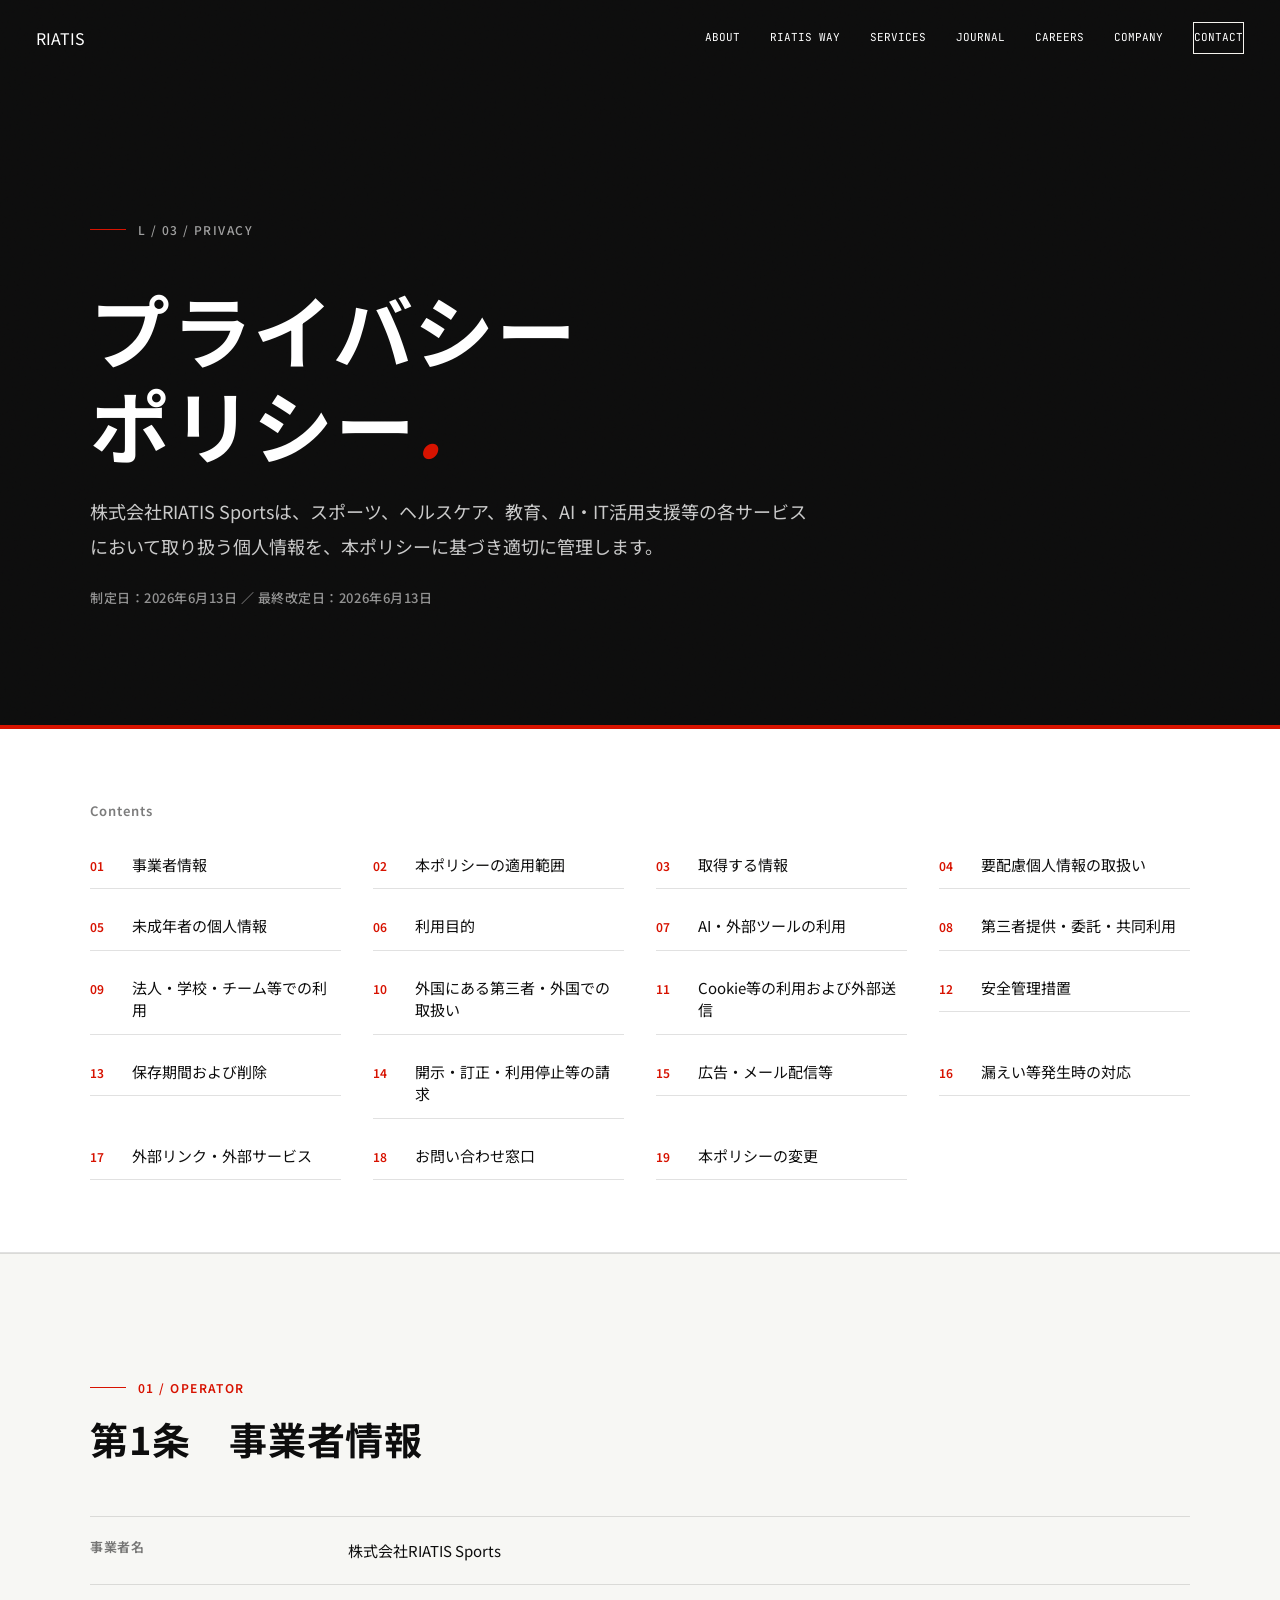
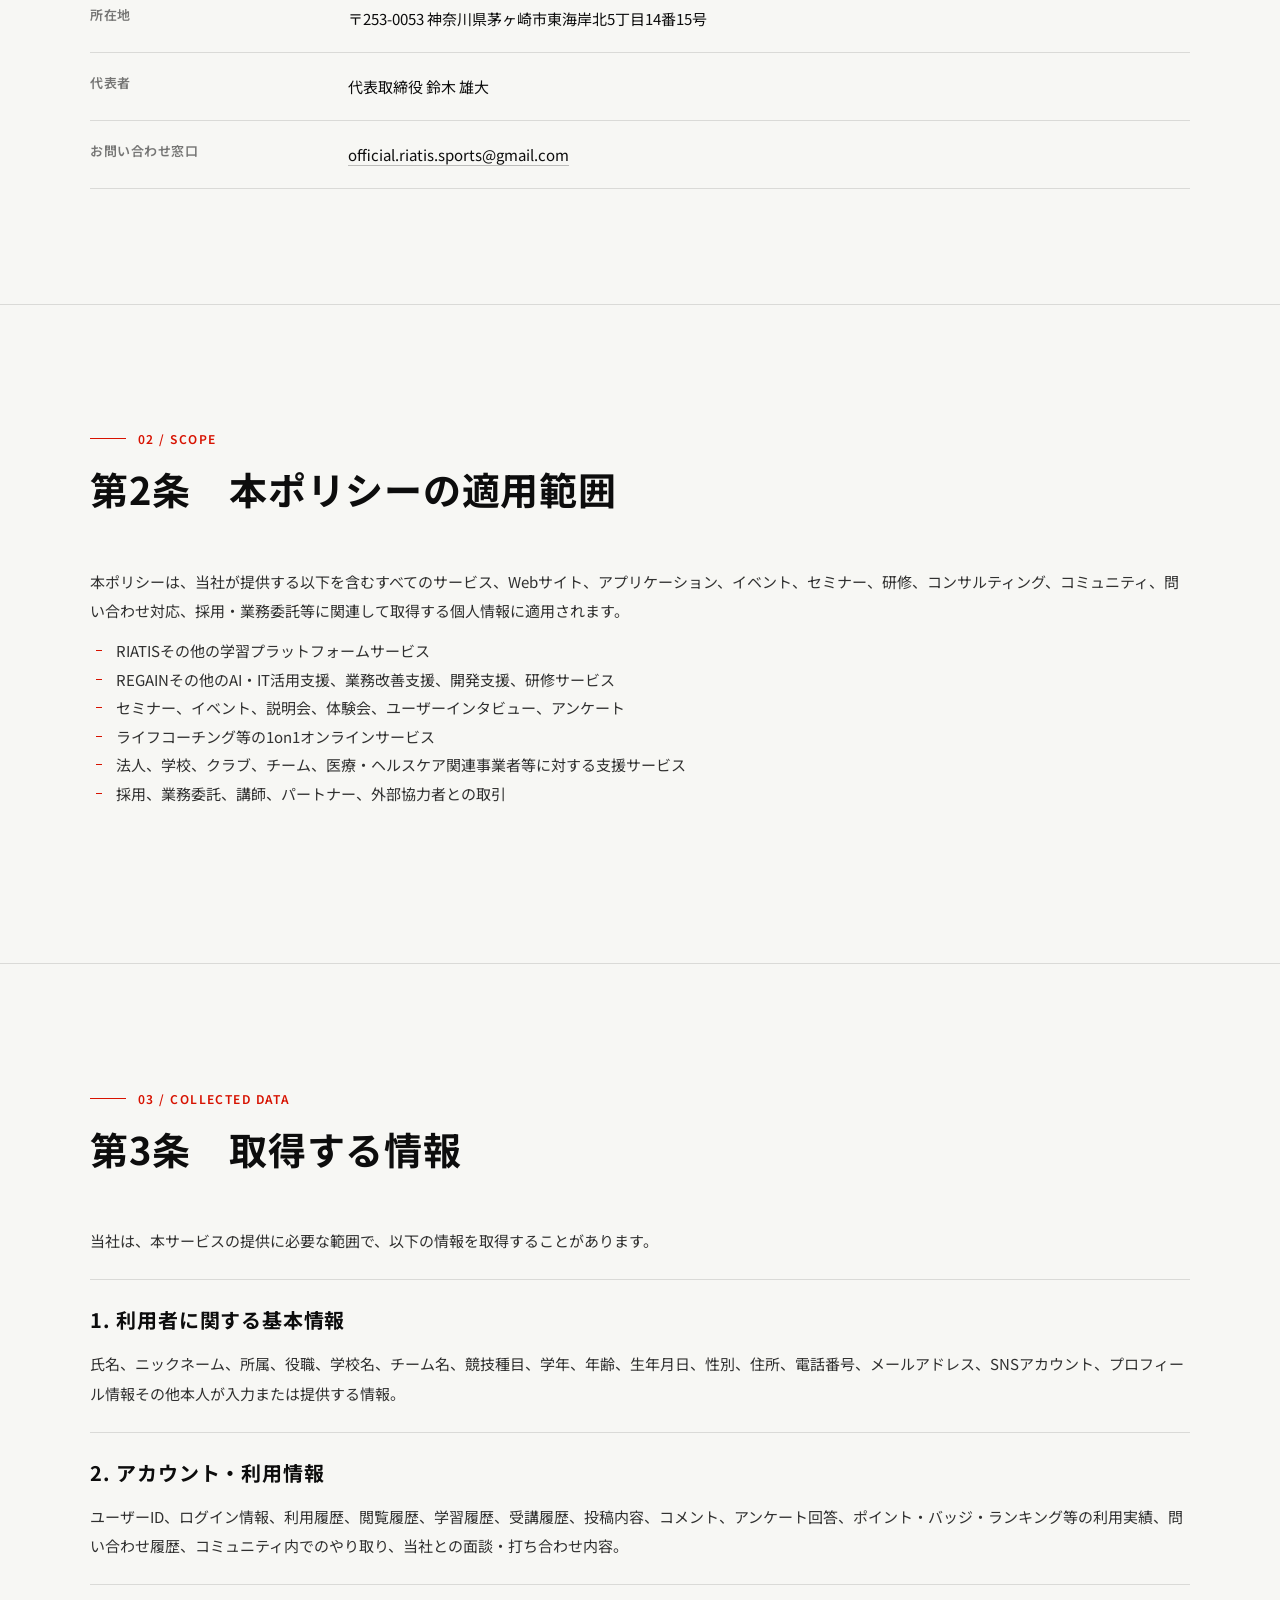
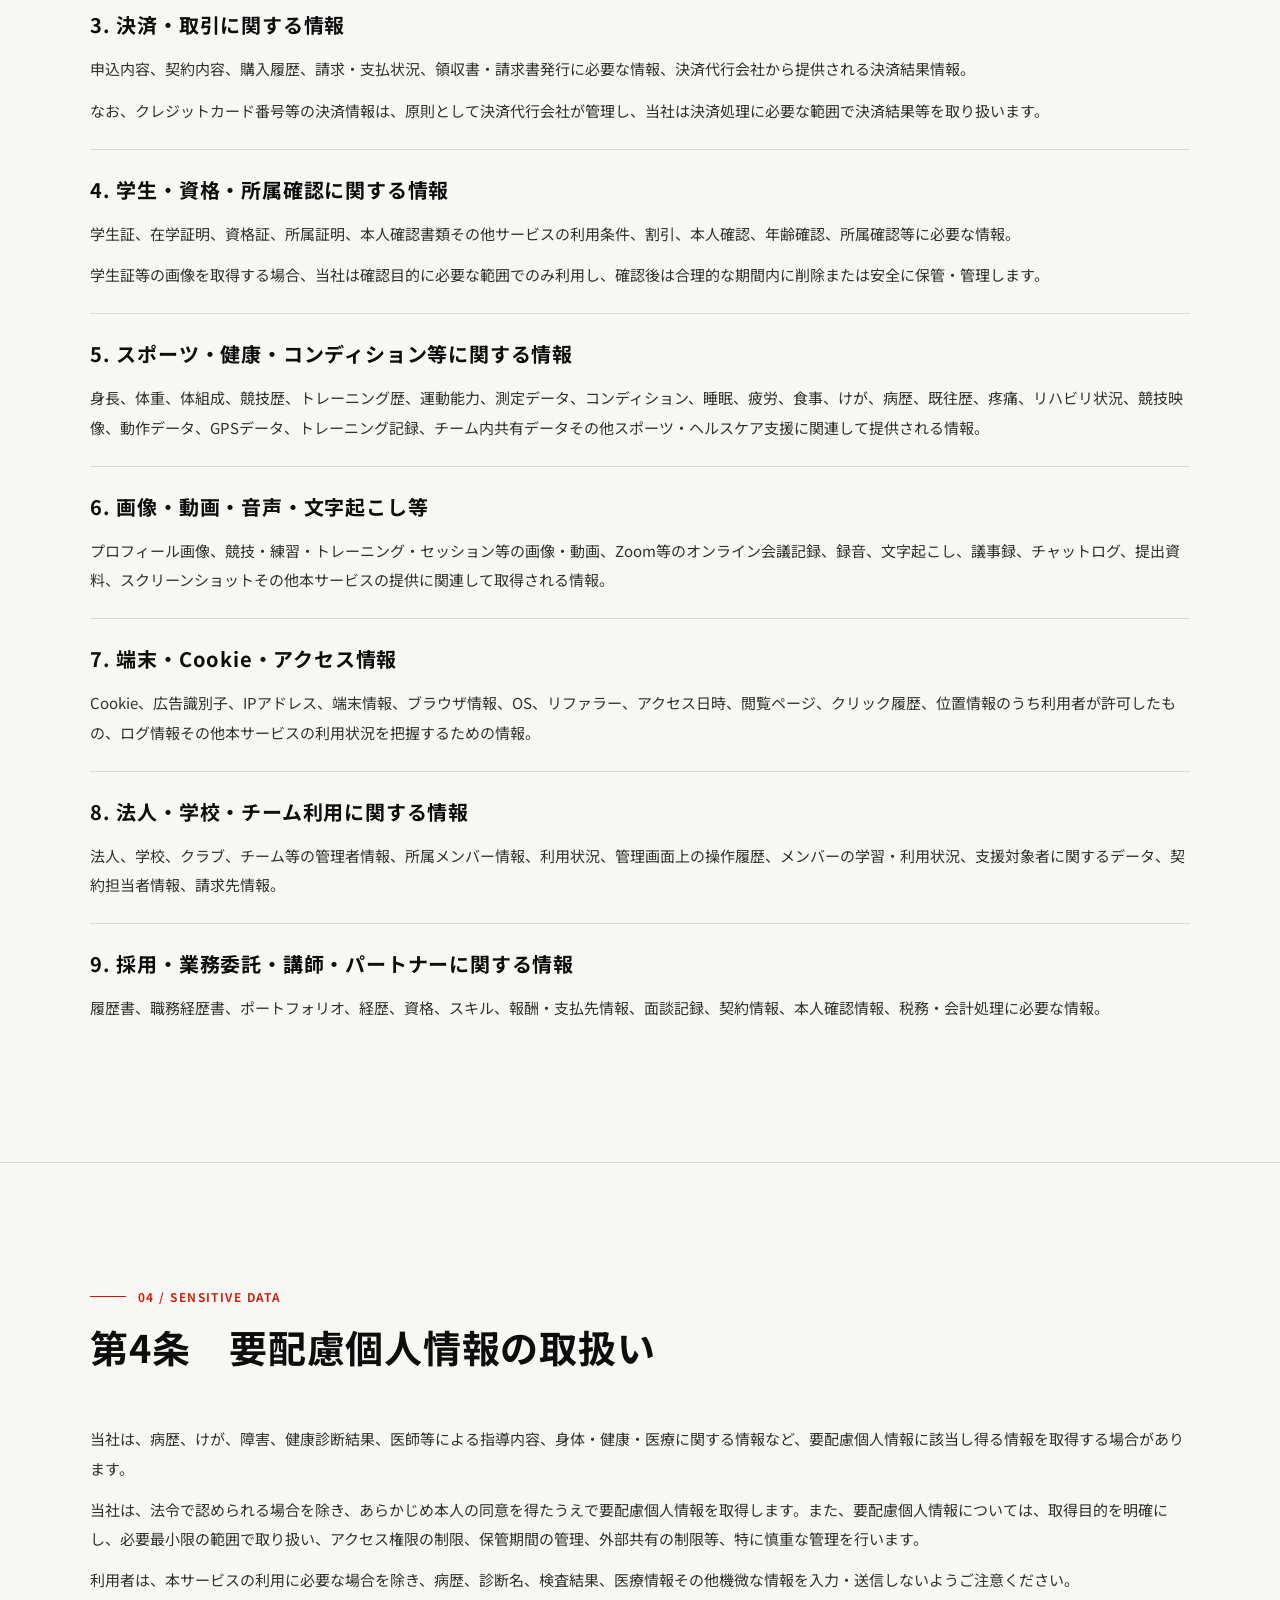
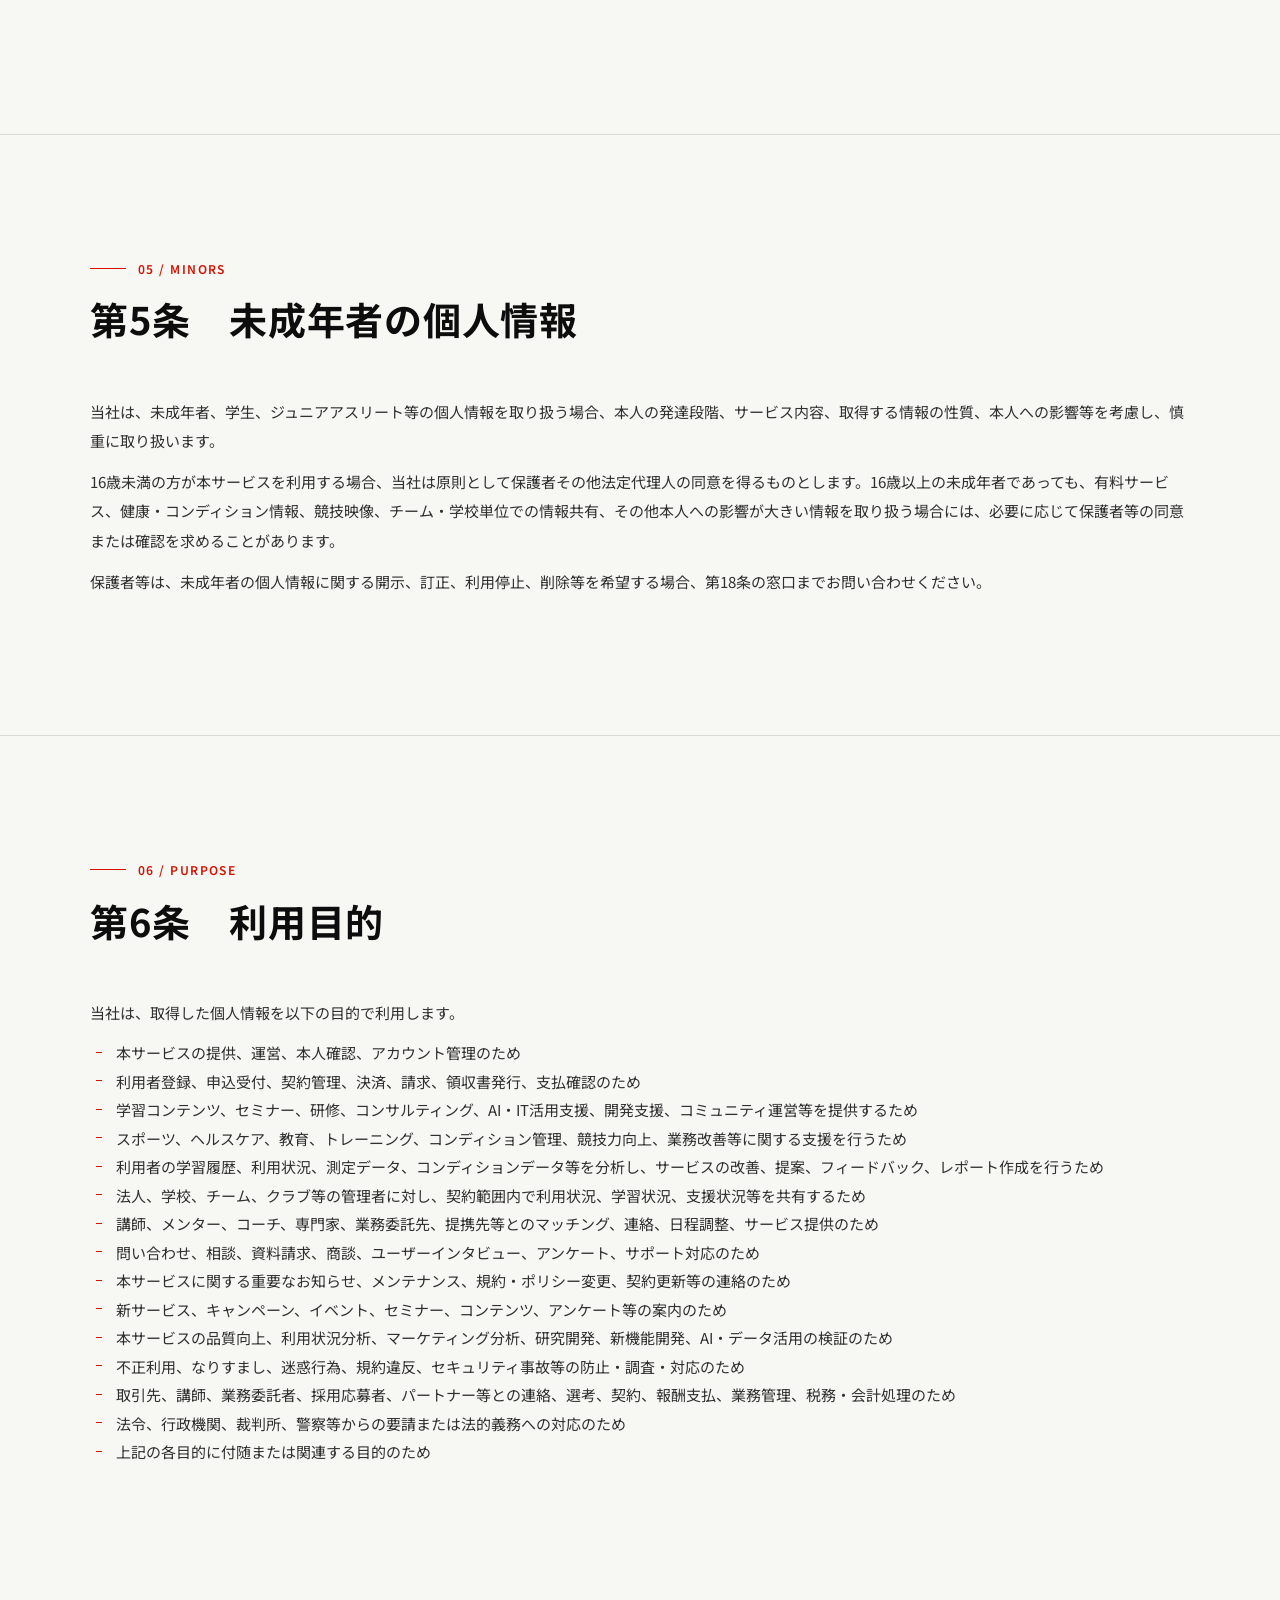
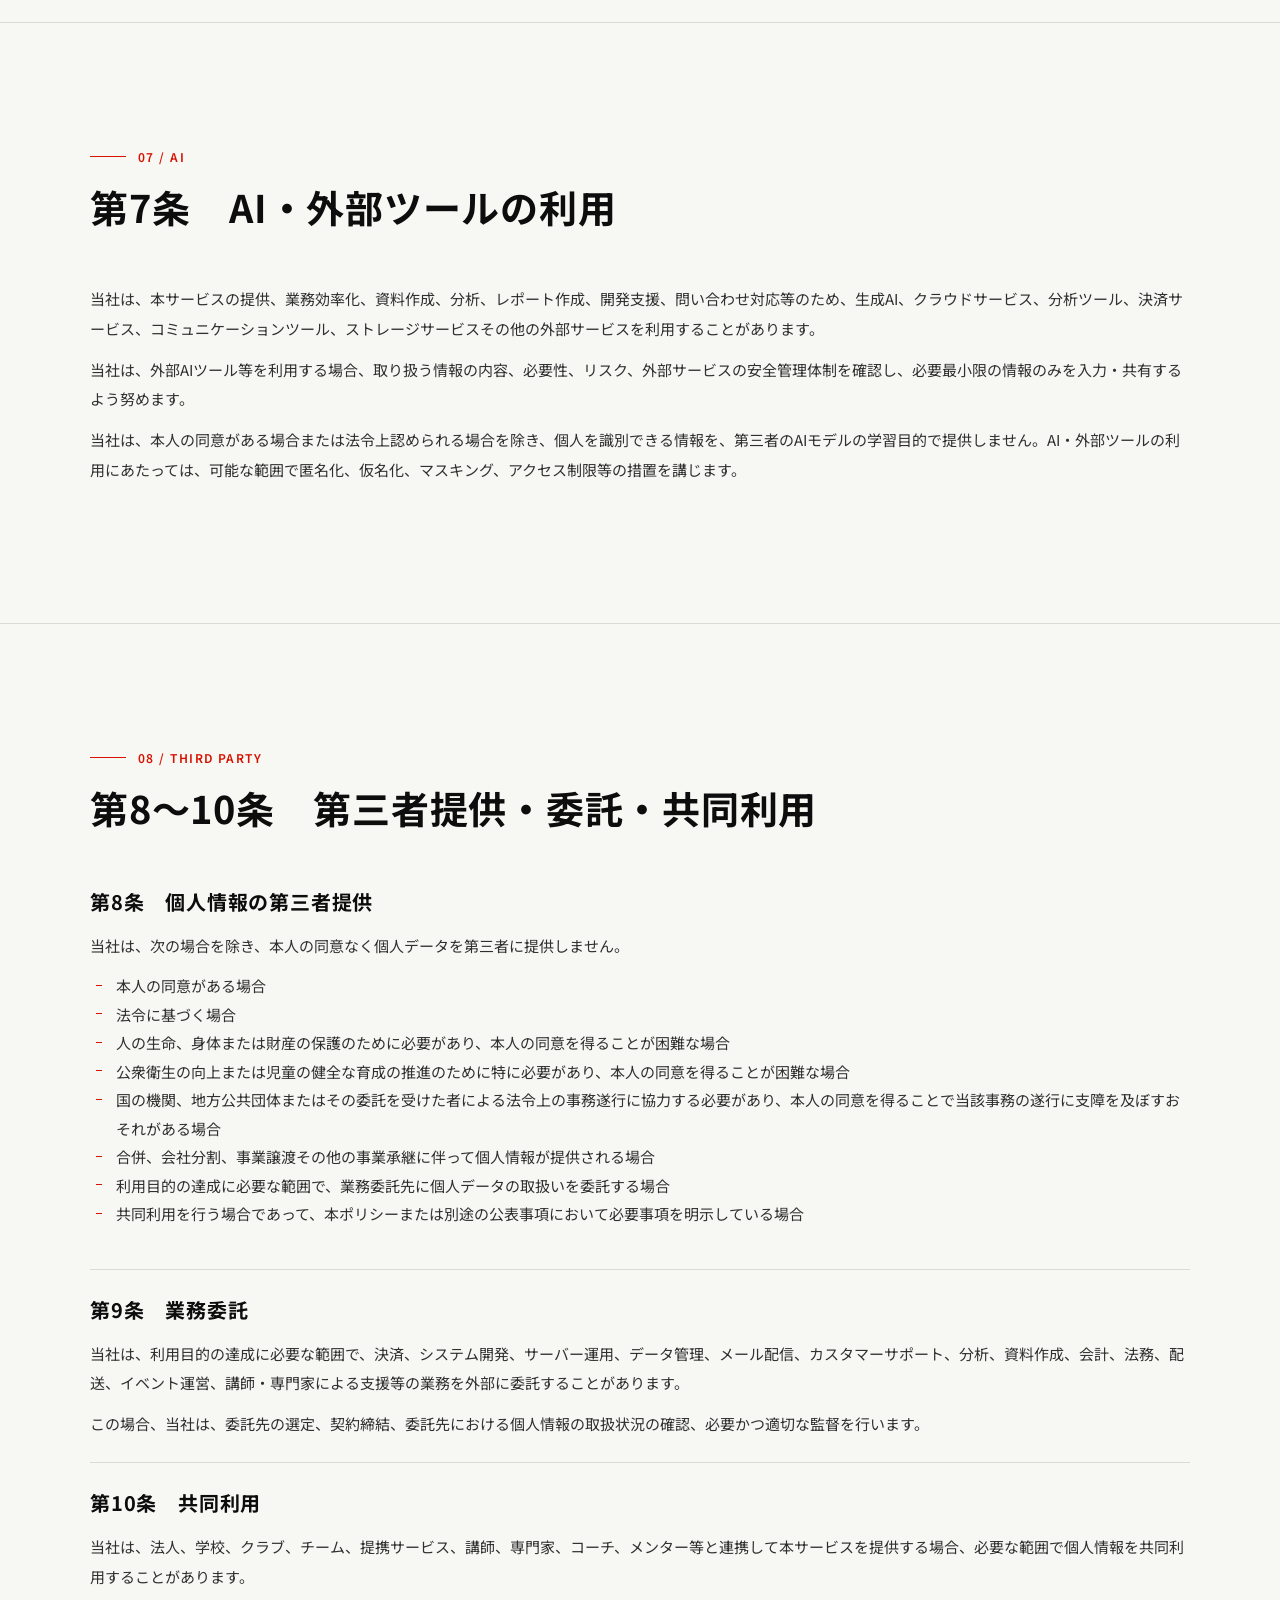
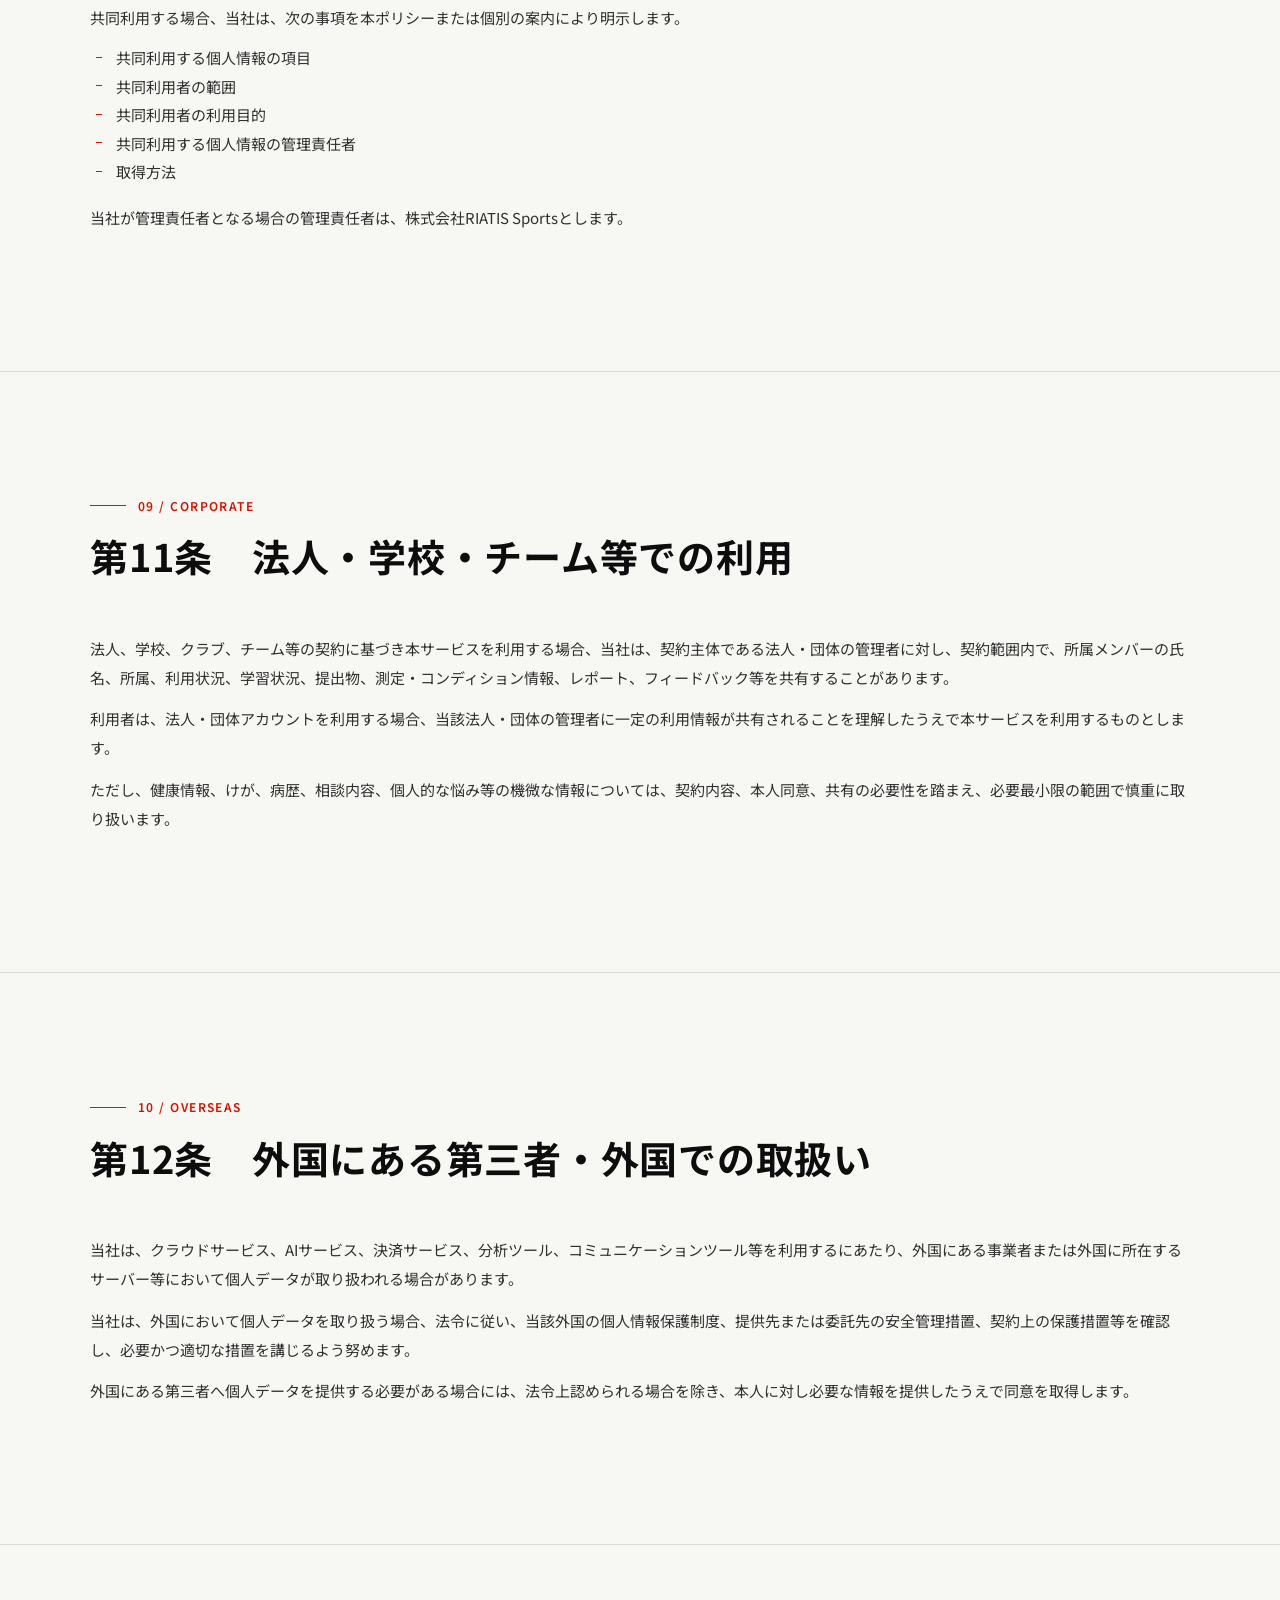
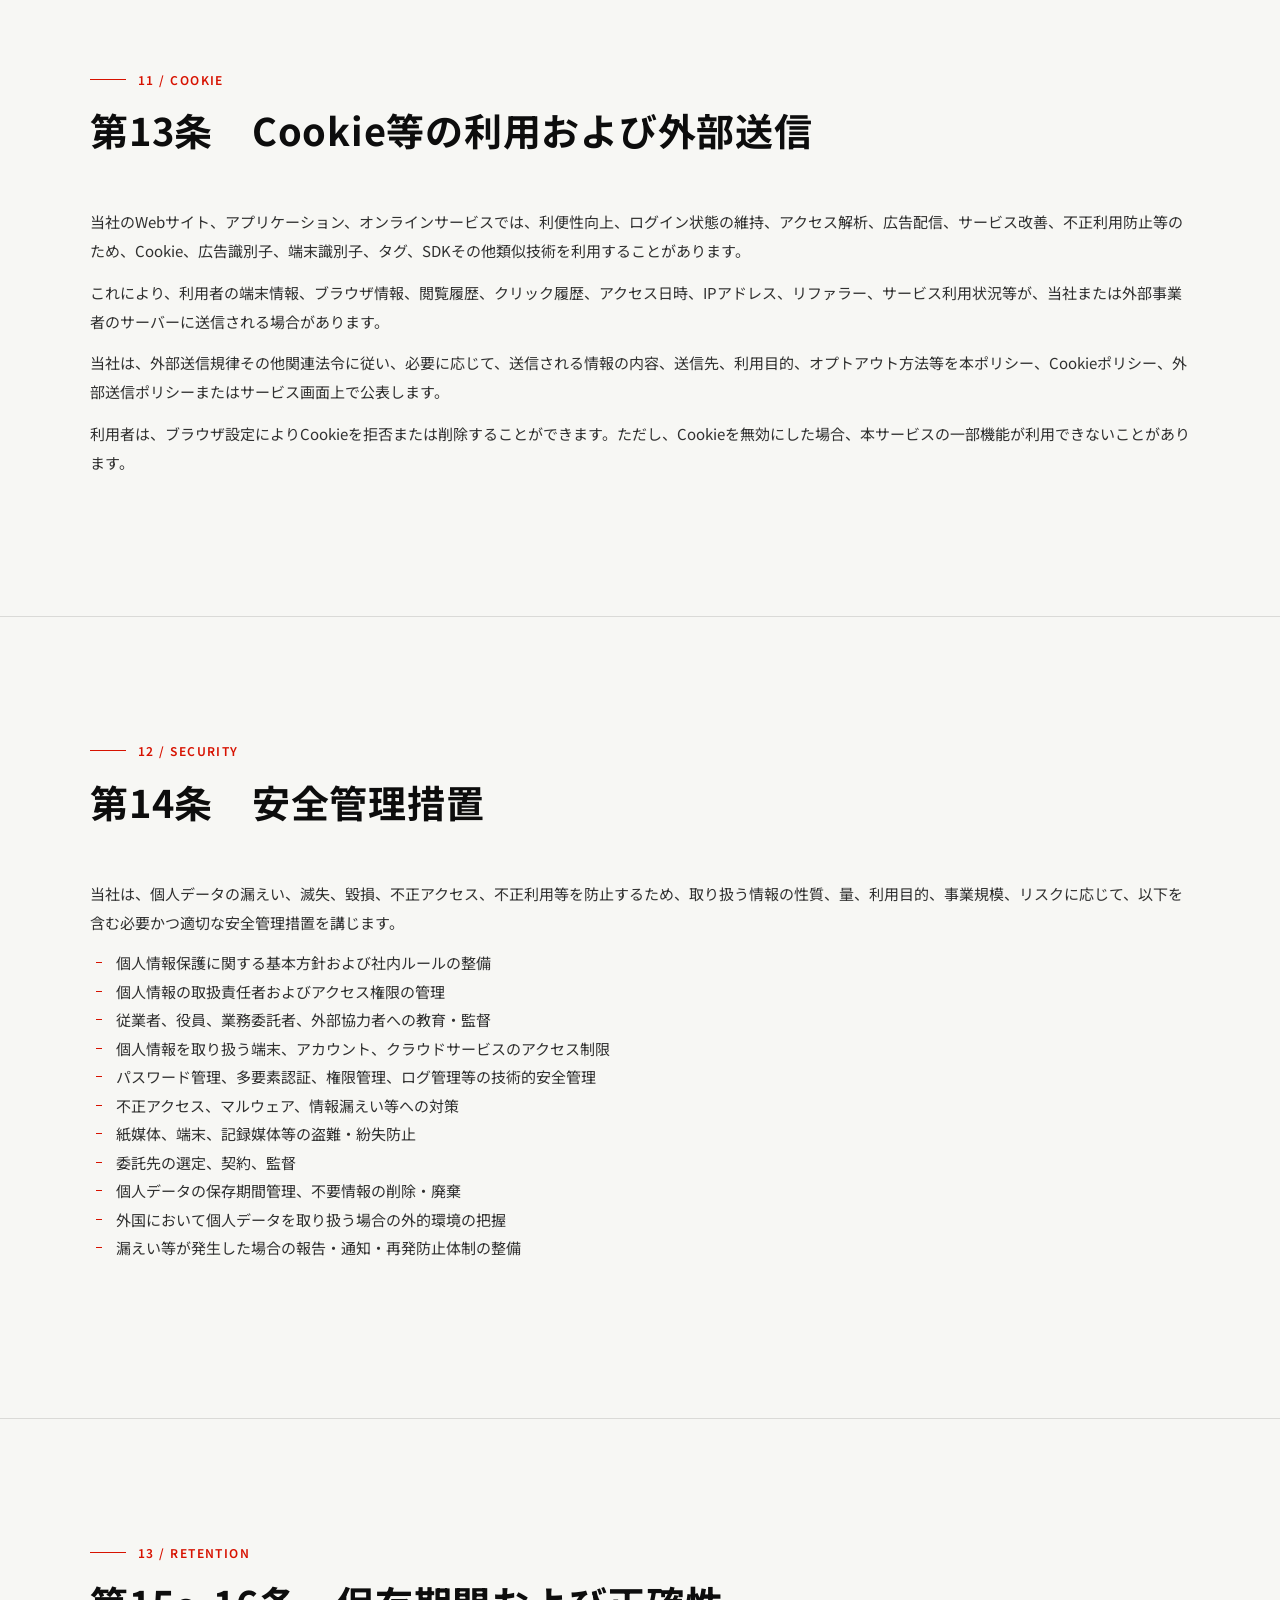
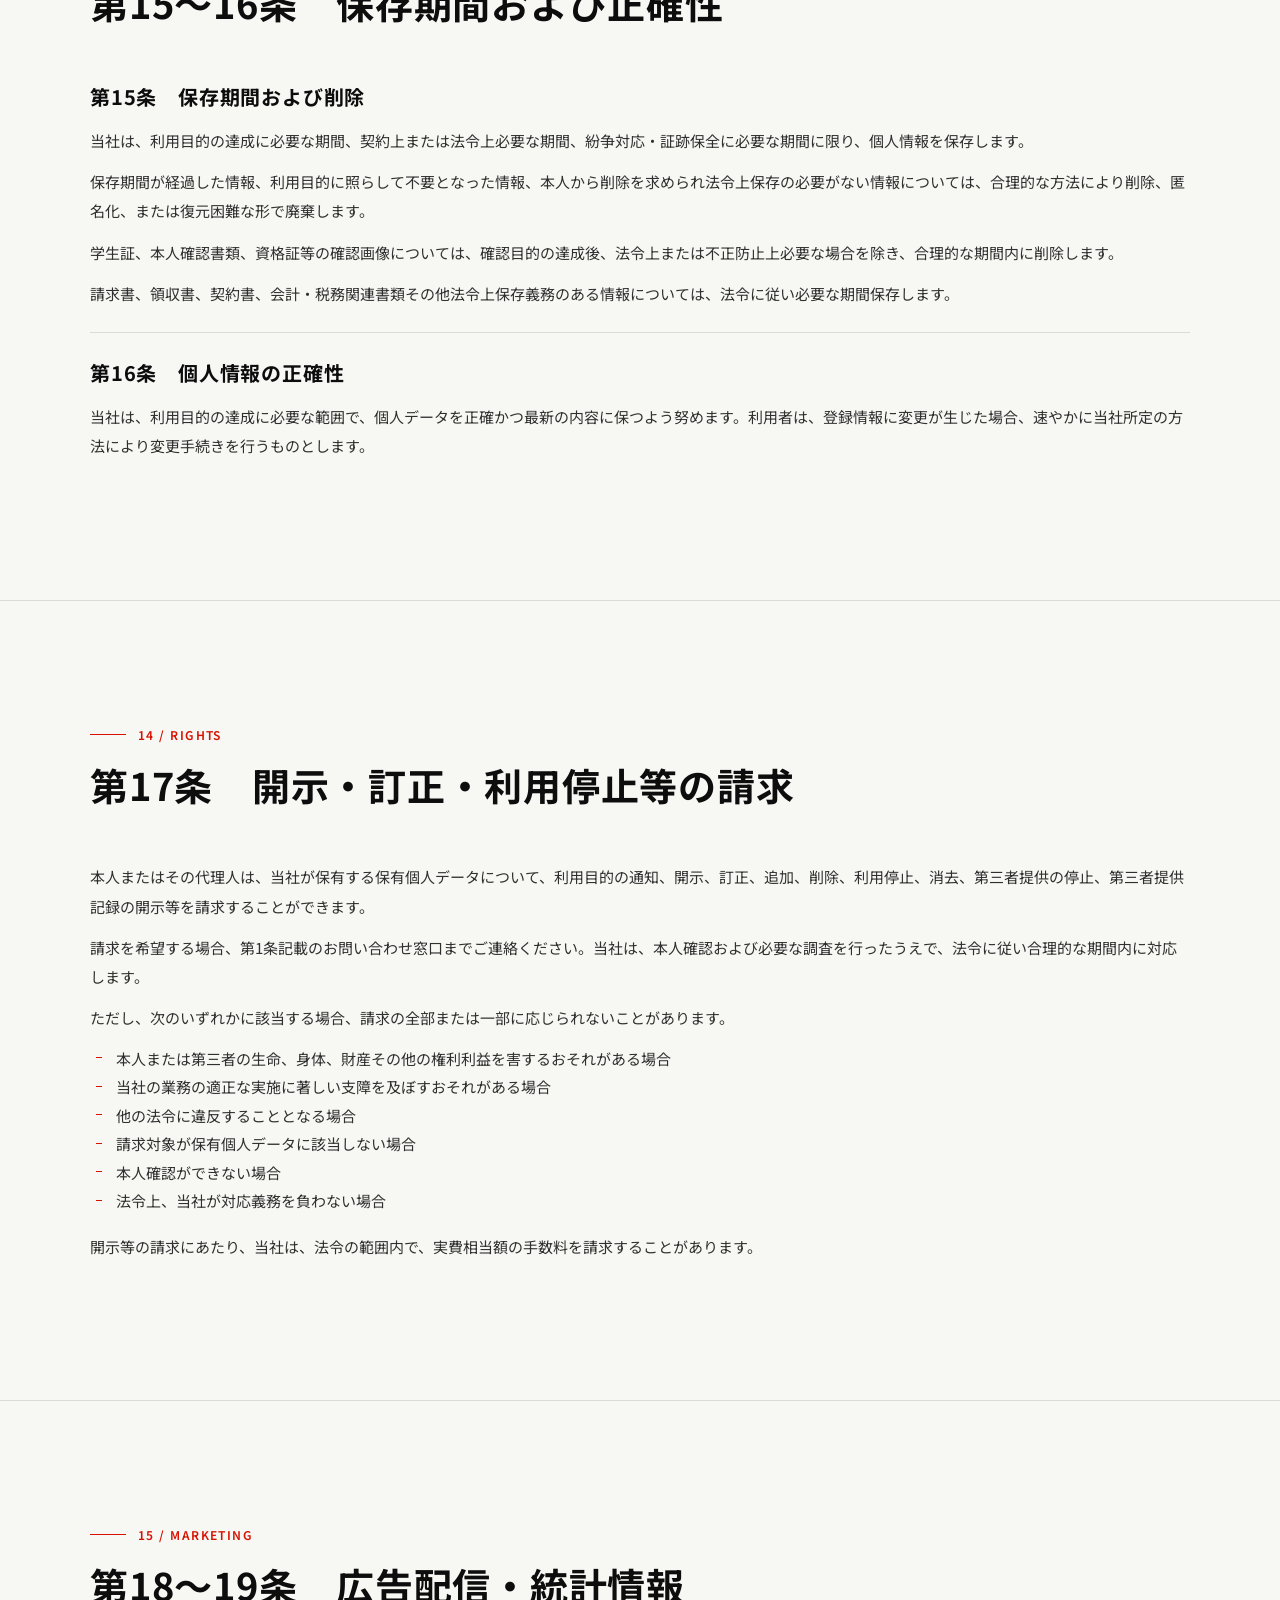
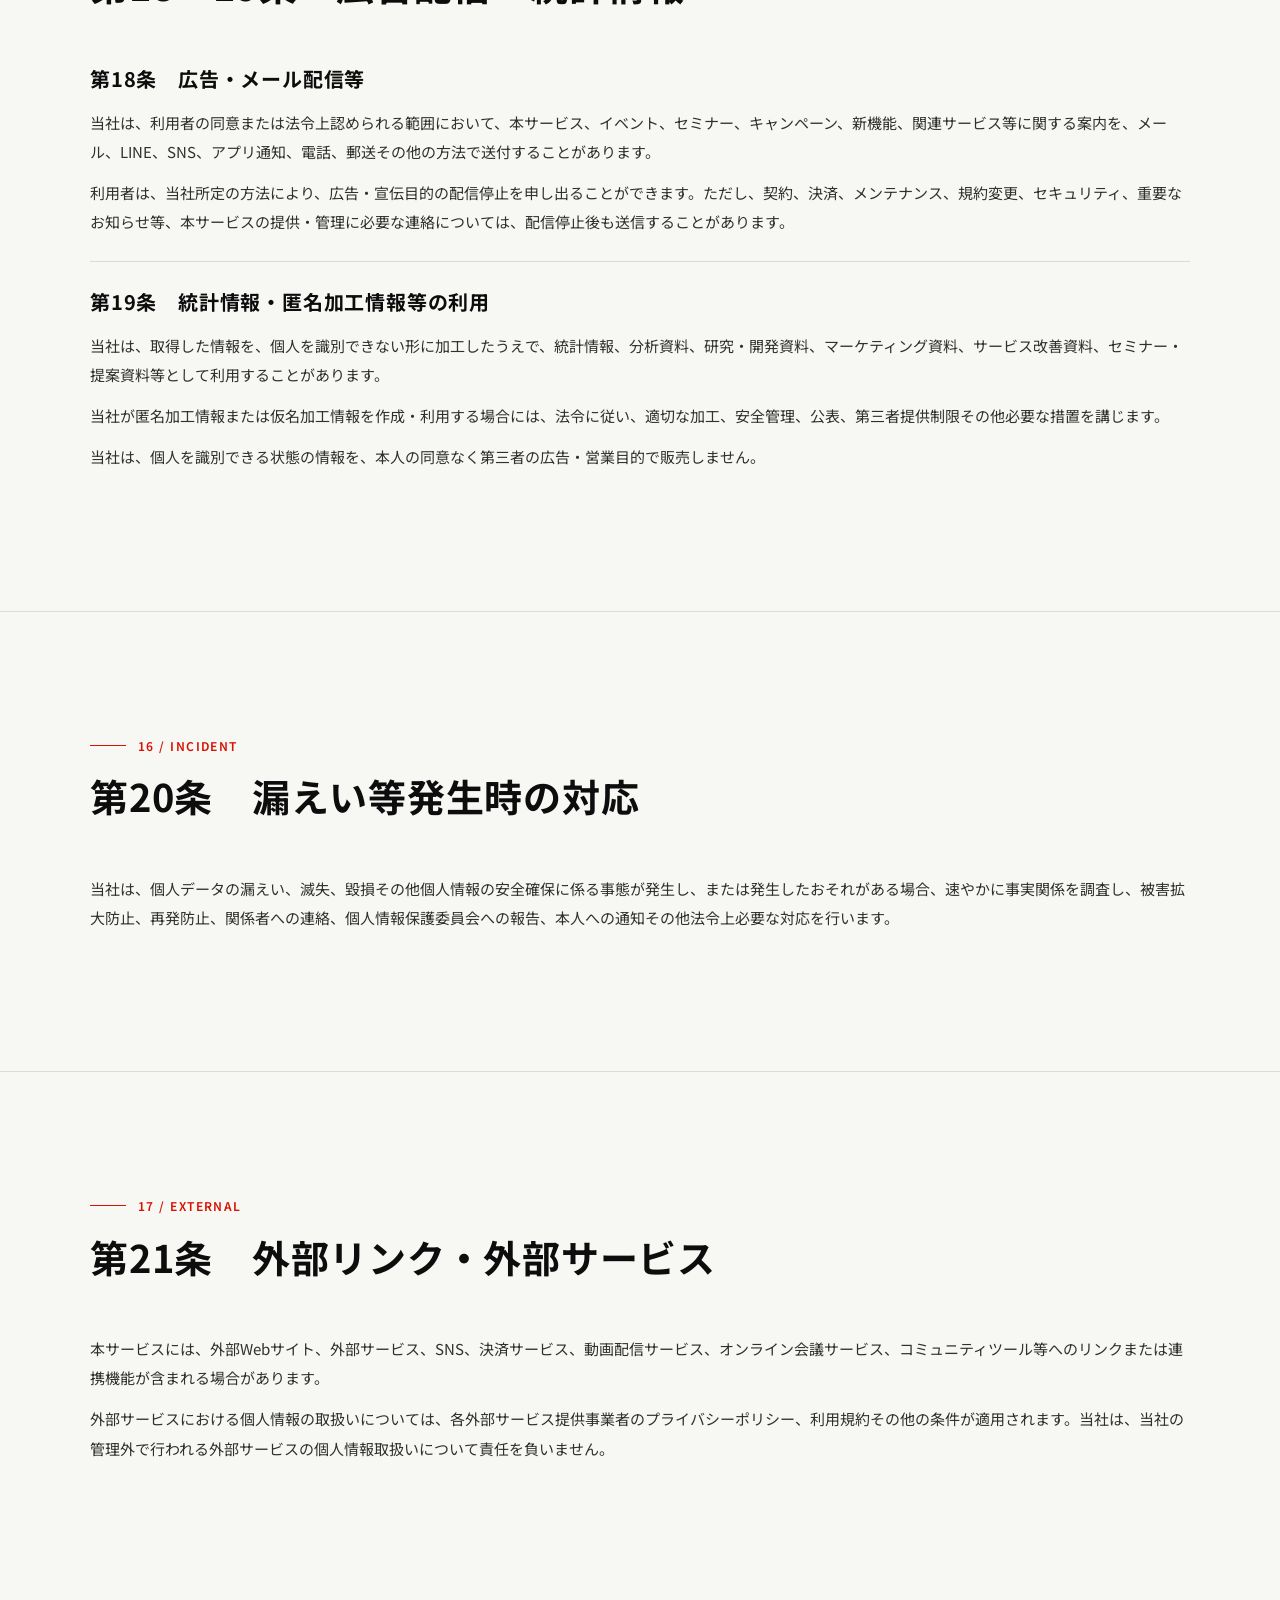
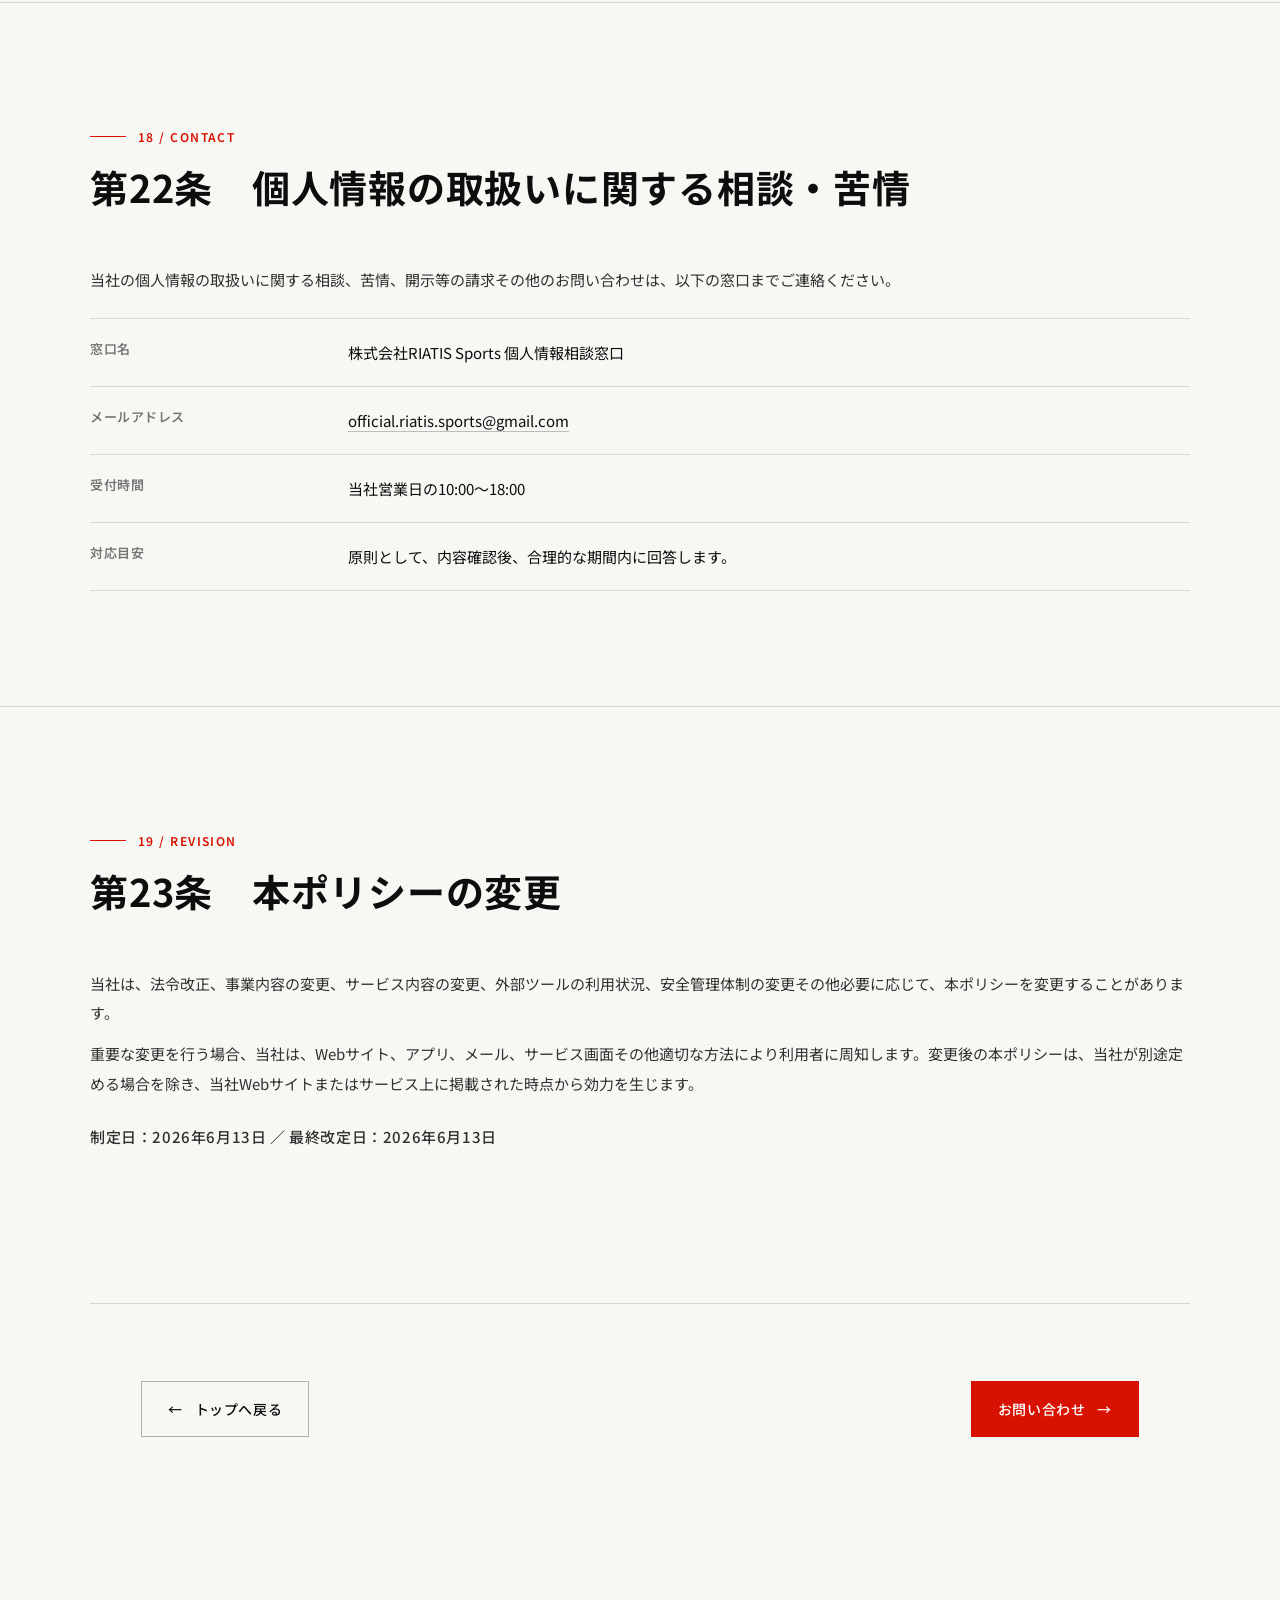
<file: privacy/index.html>
<!doctype html>
<html lang="ja">
  <head>
    <meta charset="UTF-8" />
    <meta name="viewport" content="width=device-width, initial-scale=1.0" />
    <title>プライバシーポリシー｜株式会社RIATIS Sports</title>
    <meta
      name="description"
      content="株式会社RIATIS Sportsが提供するサービスにおける個人情報の取扱方針。取得情報、利用目的、第三者提供、Cookie、安全管理措置、開示請求等を掲載しています。"
    />
    <meta name="robots" content="index, follow" />
    <link rel="canonical" href="https://www.riatis-sports.co.jp/privacy/" />

    <meta property="og:type" content="article" />
    <meta property="og:site_name" content="株式会社RIATIS Sports" />
    <meta property="og:locale" content="ja_JP" />
    <meta property="og:url" content="https://www.riatis-sports.co.jp/privacy/" />
    <meta property="og:title" content="プライバシーポリシー｜株式会社RIATIS Sports" />
    <meta
      property="og:description"
      content="株式会社RIATIS Sportsにおける個人情報の取扱方針。"
    />
    <meta property="og:image" content="https://www.riatis-sports.co.jp/assets/ogp.png" />
    <meta property="og:image:type" content="image/png" />
    <meta property="og:image:width" content="1200" />
    <meta property="og:image:height" content="630" />
    <meta property="og:image:alt" content="RIATIS Sports / TURN KNOWLEDGE INTO MOMENTUM." />

    <meta name="twitter:card" content="summary" />
    <meta name="twitter:title" content="プライバシーポリシー｜株式会社RIATIS Sports" />
    <meta name="twitter:description" content="株式会社RIATIS Sportsのプライバシーポリシー。" />

    <link rel="preconnect" href="https://fonts.googleapis.com" />
    <link rel="preconnect" href="https://fonts.gstatic.com" crossorigin />
    <link
      href="https://fonts.googleapis.com/css2?family=Anton&family=Inter:wght@700;800&family=JetBrains+Mono:wght@400;500;700&family=Noto+Sans+JP:wght@300;400;500;700;900&family=Shippori+Mincho:wght@500;700;900&display=swap"
      rel="stylesheet"
    />
    <link rel="icon" href="../assets/favicon.svg" type="image/svg+xml" />
    <link rel="stylesheet" href="../styles.css" />
  </head>
  <body id="top" data-dir="01-pulse" class="legal-page">
    <div class="grain" aria-hidden="true"></div>

    <header class="site-header">
      <nav class="site-nav" aria-label="Global navigation">
        <a href="../" class="logo" aria-label="RIATIS Sports top">
          <span class="dot" aria-hidden="true"></span>
          RIATIS
        </a>
        <button class="menu-btn" id="menuBtn" type="button" aria-label="メニューを開く" aria-expanded="false" aria-controls="globalNav">
          <span></span>
          <span></span>
        </button>
        <ul class="nav-links" id="globalNav">
          <li><a href="../#why" data-num="01">About</a></li>
          <li><a href="../#way" data-num="02">RIATIS Way</a></li>
          <li><a href="../#services" data-num="03">Services</a></li>
          <li><a href="../#journal" data-num="04">Journal</a></li>
          <li><a href="../#join" data-num="05">Careers</a></li>
          <li><a href="../#company" data-num="06">Company</a></li>
          <li class="nav-cta-item"><a href="https://forms.gle/g3MTA5E4Eo7yXNcA6" class="nav-cta" target="_blank" rel="noopener">Contact</a></li>
        </ul>
      </nav>
    </header>

    <main class="legal">
      <section class="legal-hero" data-theme="dark" aria-labelledby="legal-title">
        <div class="legal-hero-inner">
          <p class="eyebrow">L / 03 / Privacy</p>
          <h1 id="legal-title">プライバシー<br />ポリシー<em class="red">.</em></h1>
          <p class="legal-lead">
            株式会社RIATIS Sportsは、スポーツ、ヘルスケア、教育、AI・IT活用支援等の各サービスにおいて取り扱う個人情報を、本ポリシーに基づき適切に管理します。
          </p>
          <p class="legal-update">制定日：2026年6月13日 ／ 最終改定日：2026年6月13日</p>
        </div>
      </section>

      <nav class="legal-toc" data-theme="light" aria-label="目次">
        <p class="legal-toc__title">Contents</p>
        <ol>
          <li><a href="#operator">事業者情報</a></li>
          <li><a href="#scope">本ポリシーの適用範囲</a></li>
          <li><a href="#collect">取得する情報</a></li>
          <li><a href="#sensitive">要配慮個人情報の取扱い</a></li>
          <li><a href="#minor">未成年者の個人情報</a></li>
          <li><a href="#purpose">利用目的</a></li>
          <li><a href="#ai">AI・外部ツールの利用</a></li>
          <li><a href="#third-party">第三者提供・委託・共同利用</a></li>
          <li><a href="#corporate">法人・学校・チーム等での利用</a></li>
          <li><a href="#overseas">外国にある第三者・外国での取扱い</a></li>
          <li><a href="#cookie">Cookie等の利用および外部送信</a></li>
          <li><a href="#security">安全管理措置</a></li>
          <li><a href="#retention">保存期間および削除</a></li>
          <li><a href="#rights">開示・訂正・利用停止等の請求</a></li>
          <li><a href="#marketing">広告・メール配信等</a></li>
          <li><a href="#incident">漏えい等発生時の対応</a></li>
          <li><a href="#external">外部リンク・外部サービス</a></li>
          <li><a href="#contact">お問い合わせ窓口</a></li>
          <li><a href="#changes">本ポリシーの変更</a></li>
        </ol>
      </nav>

      <section class="legal-section" id="operator" data-theme="light" aria-labelledby="operator-title">
        <div class="legal-section__head">
          <p class="eyebrow">01 / Operator</p>
          <h2 id="operator-title">第1条　事業者情報</h2>
        </div>
        <dl class="legal-dl">
          <div class="legal-dl__row">
            <dt>事業者名</dt>
            <dd>株式会社RIATIS Sports</dd>
          </div>
          <div class="legal-dl__row">
            <dt>所在地</dt>
            <dd>〒253-0053 神奈川県茅ヶ崎市東海岸北5丁目14番15号</dd>
          </div>
          <div class="legal-dl__row">
            <dt>代表者</dt>
            <dd>代表取締役 鈴木 雄大</dd>
          </div>
          <div class="legal-dl__row">
            <dt>お問い合わせ窓口</dt>
            <dd><a href="mailto:official.riatis.sports@gmail.com">official.riatis.sports@gmail.com</a></dd>
          </div>
        </dl>
      </section>

      <section class="legal-section" id="scope" data-theme="light" aria-labelledby="scope-title">
        <div class="legal-section__head">
          <p class="eyebrow">02 / Scope</p>
          <h2 id="scope-title">第2条　本ポリシーの適用範囲</h2>
        </div>
        <article class="legal-block">
          <p>本ポリシーは、当社が提供する以下を含むすべてのサービス、Webサイト、アプリケーション、イベント、セミナー、研修、コンサルティング、コミュニティ、問い合わせ対応、採用・業務委託等に関連して取得する個人情報に適用されます。</p>
          <ul>
            <li>RIATISその他の学習プラットフォームサービス</li>
            <li>REGAINその他のAI・IT活用支援、業務改善支援、開発支援、研修サービス</li>
            <li>セミナー、イベント、説明会、体験会、ユーザーインタビュー、アンケート</li>
            <li>ライフコーチング等の1on1オンラインサービス</li>
            <li>法人、学校、クラブ、チーム、医療・ヘルスケア関連事業者等に対する支援サービス</li>
            <li>採用、業務委託、講師、パートナー、外部協力者との取引</li>
          </ul>
        </article>
      </section>

      <section class="legal-section" id="collect" data-theme="light" aria-labelledby="collect-title">
        <div class="legal-section__head">
          <p class="eyebrow">03 / Collected Data</p>
          <h2 id="collect-title">第3条　取得する情報</h2>
        </div>

        <article class="legal-block">
          <p>当社は、本サービスの提供に必要な範囲で、以下の情報を取得することがあります。</p>
        </article>

        <article class="legal-block">
          <h3>1. 利用者に関する基本情報</h3>
          <p>氏名、ニックネーム、所属、役職、学校名、チーム名、競技種目、学年、年齢、生年月日、性別、住所、電話番号、メールアドレス、SNSアカウント、プロフィール情報その他本人が入力または提供する情報。</p>
        </article>

        <article class="legal-block">
          <h3>2. アカウント・利用情報</h3>
          <p>ユーザーID、ログイン情報、利用履歴、閲覧履歴、学習履歴、受講履歴、投稿内容、コメント、アンケート回答、ポイント・バッジ・ランキング等の利用実績、問い合わせ履歴、コミュニティ内でのやり取り、当社との面談・打ち合わせ内容。</p>
        </article>

        <article class="legal-block">
          <h3>3. 決済・取引に関する情報</h3>
          <p>申込内容、契約内容、購入履歴、請求・支払状況、領収書・請求書発行に必要な情報、決済代行会社から提供される決済結果情報。</p>
          <p>なお、クレジットカード番号等の決済情報は、原則として決済代行会社が管理し、当社は決済処理に必要な範囲で決済結果等を取り扱います。</p>
        </article>

        <article class="legal-block">
          <h3>4. 学生・資格・所属確認に関する情報</h3>
          <p>学生証、在学証明、資格証、所属証明、本人確認書類その他サービスの利用条件、割引、本人確認、年齢確認、所属確認等に必要な情報。</p>
          <p>学生証等の画像を取得する場合、当社は確認目的に必要な範囲でのみ利用し、確認後は合理的な期間内に削除または安全に保管・管理します。</p>
        </article>

        <article class="legal-block">
          <h3>5. スポーツ・健康・コンディション等に関する情報</h3>
          <p>身長、体重、体組成、競技歴、トレーニング歴、運動能力、測定データ、コンディション、睡眠、疲労、食事、けが、病歴、既往歴、疼痛、リハビリ状況、競技映像、動作データ、GPSデータ、トレーニング記録、チーム内共有データその他スポーツ・ヘルスケア支援に関連して提供される情報。</p>
        </article>

        <article class="legal-block">
          <h3>6. 画像・動画・音声・文字起こし等</h3>
          <p>プロフィール画像、競技・練習・トレーニング・セッション等の画像・動画、Zoom等のオンライン会議記録、録音、文字起こし、議事録、チャットログ、提出資料、スクリーンショットその他本サービスの提供に関連して取得される情報。</p>
        </article>

        <article class="legal-block">
          <h3>7. 端末・Cookie・アクセス情報</h3>
          <p>Cookie、広告識別子、IPアドレス、端末情報、ブラウザ情報、OS、リファラー、アクセス日時、閲覧ページ、クリック履歴、位置情報のうち利用者が許可したもの、ログ情報その他本サービスの利用状況を把握するための情報。</p>
        </article>

        <article class="legal-block">
          <h3>8. 法人・学校・チーム利用に関する情報</h3>
          <p>法人、学校、クラブ、チーム等の管理者情報、所属メンバー情報、利用状況、管理画面上の操作履歴、メンバーの学習・利用状況、支援対象者に関するデータ、契約担当者情報、請求先情報。</p>
        </article>

        <article class="legal-block">
          <h3>9. 採用・業務委託・講師・パートナーに関する情報</h3>
          <p>履歴書、職務経歴書、ポートフォリオ、経歴、資格、スキル、報酬・支払先情報、面談記録、契約情報、本人確認情報、税務・会計処理に必要な情報。</p>
        </article>
      </section>

      <section class="legal-section" id="sensitive" data-theme="light" aria-labelledby="sensitive-title">
        <div class="legal-section__head">
          <p class="eyebrow">04 / Sensitive Data</p>
          <h2 id="sensitive-title">第4条　要配慮個人情報の取扱い</h2>
        </div>
        <article class="legal-block">
          <p>当社は、病歴、けが、障害、健康診断結果、医師等による指導内容、身体・健康・医療に関する情報など、要配慮個人情報に該当し得る情報を取得する場合があります。</p>
          <p>当社は、法令で認められる場合を除き、あらかじめ本人の同意を得たうえで要配慮個人情報を取得します。また、要配慮個人情報については、取得目的を明確にし、必要最小限の範囲で取り扱い、アクセス権限の制限、保管期間の管理、外部共有の制限等、特に慎重な管理を行います。</p>
          <p>利用者は、本サービスの利用に必要な場合を除き、病歴、診断名、検査結果、医療情報その他機微な情報を入力・送信しないようご注意ください。</p>
        </article>
      </section>

      <section class="legal-section" id="minor" data-theme="light" aria-labelledby="minor-title">
        <div class="legal-section__head">
          <p class="eyebrow">05 / Minors</p>
          <h2 id="minor-title">第5条　未成年者の個人情報</h2>
        </div>
        <article class="legal-block">
          <p>当社は、未成年者、学生、ジュニアアスリート等の個人情報を取り扱う場合、本人の発達段階、サービス内容、取得する情報の性質、本人への影響等を考慮し、慎重に取り扱います。</p>
          <p>16歳未満の方が本サービスを利用する場合、当社は原則として保護者その他法定代理人の同意を得るものとします。16歳以上の未成年者であっても、有料サービス、健康・コンディション情報、競技映像、チーム・学校単位での情報共有、その他本人への影響が大きい情報を取り扱う場合には、必要に応じて保護者等の同意または確認を求めることがあります。</p>
          <p>保護者等は、未成年者の個人情報に関する開示、訂正、利用停止、削除等を希望する場合、第18条の窓口までお問い合わせください。</p>
        </article>
      </section>

      <section class="legal-section" id="purpose" data-theme="light" aria-labelledby="purpose-title">
        <div class="legal-section__head">
          <p class="eyebrow">06 / Purpose</p>
          <h2 id="purpose-title">第6条　利用目的</h2>
        </div>
        <article class="legal-block">
          <p>当社は、取得した個人情報を以下の目的で利用します。</p>
          <ul>
            <li>本サービスの提供、運営、本人確認、アカウント管理のため</li>
            <li>利用者登録、申込受付、契約管理、決済、請求、領収書発行、支払確認のため</li>
            <li>学習コンテンツ、セミナー、研修、コンサルティング、AI・IT活用支援、開発支援、コミュニティ運営等を提供するため</li>
            <li>スポーツ、ヘルスケア、教育、トレーニング、コンディション管理、競技力向上、業務改善等に関する支援を行うため</li>
            <li>利用者の学習履歴、利用状況、測定データ、コンディションデータ等を分析し、サービスの改善、提案、フィードバック、レポート作成を行うため</li>
            <li>法人、学校、チーム、クラブ等の管理者に対し、契約範囲内で利用状況、学習状況、支援状況等を共有するため</li>
            <li>講師、メンター、コーチ、専門家、業務委託先、提携先等とのマッチング、連絡、日程調整、サービス提供のため</li>
            <li>問い合わせ、相談、資料請求、商談、ユーザーインタビュー、アンケート、サポート対応のため</li>
            <li>本サービスに関する重要なお知らせ、メンテナンス、規約・ポリシー変更、契約更新等の連絡のため</li>
            <li>新サービス、キャンペーン、イベント、セミナー、コンテンツ、アンケート等の案内のため</li>
            <li>本サービスの品質向上、利用状況分析、マーケティング分析、研究開発、新機能開発、AI・データ活用の検証のため</li>
            <li>不正利用、なりすまし、迷惑行為、規約違反、セキュリティ事故等の防止・調査・対応のため</li>
            <li>取引先、講師、業務委託者、採用応募者、パートナー等との連絡、選考、契約、報酬支払、業務管理、税務・会計処理のため</li>
            <li>法令、行政機関、裁判所、警察等からの要請または法的義務への対応のため</li>
            <li>上記の各目的に付随または関連する目的のため</li>
          </ul>
        </article>
      </section>

      <section class="legal-section" id="ai" data-theme="light" aria-labelledby="ai-title">
        <div class="legal-section__head">
          <p class="eyebrow">07 / AI</p>
          <h2 id="ai-title">第7条　AI・外部ツールの利用</h2>
        </div>
        <article class="legal-block">
          <p>当社は、本サービスの提供、業務効率化、資料作成、分析、レポート作成、開発支援、問い合わせ対応等のため、生成AI、クラウドサービス、分析ツール、決済サービス、コミュニケーションツール、ストレージサービスその他の外部サービスを利用することがあります。</p>
          <p>当社は、外部AIツール等を利用する場合、取り扱う情報の内容、必要性、リスク、外部サービスの安全管理体制を確認し、必要最小限の情報のみを入力・共有するよう努めます。</p>
          <p>当社は、本人の同意がある場合または法令上認められる場合を除き、個人を識別できる情報を、第三者のAIモデルの学習目的で提供しません。AI・外部ツールの利用にあたっては、可能な範囲で匿名化、仮名化、マスキング、アクセス制限等の措置を講じます。</p>
        </article>
      </section>

      <section class="legal-section" id="third-party" data-theme="light" aria-labelledby="third-party-title">
        <div class="legal-section__head">
          <p class="eyebrow">08 / Third Party</p>
          <h2 id="third-party-title">第8〜10条　第三者提供・委託・共同利用</h2>
        </div>

        <article class="legal-block">
          <h3>第8条　個人情報の第三者提供</h3>
          <p>当社は、次の場合を除き、本人の同意なく個人データを第三者に提供しません。</p>
          <ul>
            <li>本人の同意がある場合</li>
            <li>法令に基づく場合</li>
            <li>人の生命、身体または財産の保護のために必要があり、本人の同意を得ることが困難な場合</li>
            <li>公衆衛生の向上または児童の健全な育成の推進のために特に必要があり、本人の同意を得ることが困難な場合</li>
            <li>国の機関、地方公共団体またはその委託を受けた者による法令上の事務遂行に協力する必要があり、本人の同意を得ることで当該事務の遂行に支障を及ぼすおそれがある場合</li>
            <li>合併、会社分割、事業譲渡その他の事業承継に伴って個人情報が提供される場合</li>
            <li>利用目的の達成に必要な範囲で、業務委託先に個人データの取扱いを委託する場合</li>
            <li>共同利用を行う場合であって、本ポリシーまたは別途の公表事項において必要事項を明示している場合</li>
          </ul>
        </article>

        <article class="legal-block">
          <h3>第9条　業務委託</h3>
          <p>当社は、利用目的の達成に必要な範囲で、決済、システム開発、サーバー運用、データ管理、メール配信、カスタマーサポート、分析、資料作成、会計、法務、配送、イベント運営、講師・専門家による支援等の業務を外部に委託することがあります。</p>
          <p>この場合、当社は、委託先の選定、契約締結、委託先における個人情報の取扱状況の確認、必要かつ適切な監督を行います。</p>
        </article>

        <article class="legal-block">
          <h3>第10条　共同利用</h3>
          <p>当社は、法人、学校、クラブ、チーム、提携サービス、講師、専門家、コーチ、メンター等と連携して本サービスを提供する場合、必要な範囲で個人情報を共同利用することがあります。</p>
          <p>共同利用する場合、当社は、次の事項を本ポリシーまたは個別の案内により明示します。</p>
          <ul>
            <li>共同利用する個人情報の項目</li>
            <li>共同利用者の範囲</li>
            <li>共同利用者の利用目的</li>
            <li>共同利用する個人情報の管理責任者</li>
            <li>取得方法</li>
          </ul>
          <p>当社が管理責任者となる場合の管理責任者は、株式会社RIATIS Sportsとします。</p>
        </article>
      </section>

      <section class="legal-section" id="corporate" data-theme="light" aria-labelledby="corporate-title">
        <div class="legal-section__head">
          <p class="eyebrow">09 / Corporate</p>
          <h2 id="corporate-title">第11条　法人・学校・チーム等での利用</h2>
        </div>
        <article class="legal-block">
          <p>法人、学校、クラブ、チーム等の契約に基づき本サービスを利用する場合、当社は、契約主体である法人・団体の管理者に対し、契約範囲内で、所属メンバーの氏名、所属、利用状況、学習状況、提出物、測定・コンディション情報、レポート、フィードバック等を共有することがあります。</p>
          <p>利用者は、法人・団体アカウントを利用する場合、当該法人・団体の管理者に一定の利用情報が共有されることを理解したうえで本サービスを利用するものとします。</p>
          <p>ただし、健康情報、けが、病歴、相談内容、個人的な悩み等の機微な情報については、契約内容、本人同意、共有の必要性を踏まえ、必要最小限の範囲で慎重に取り扱います。</p>
        </article>
      </section>

      <section class="legal-section" id="overseas" data-theme="light" aria-labelledby="overseas-title">
        <div class="legal-section__head">
          <p class="eyebrow">10 / Overseas</p>
          <h2 id="overseas-title">第12条　外国にある第三者・外国での取扱い</h2>
        </div>
        <article class="legal-block">
          <p>当社は、クラウドサービス、AIサービス、決済サービス、分析ツール、コミュニケーションツール等を利用するにあたり、外国にある事業者または外国に所在するサーバー等において個人データが取り扱われる場合があります。</p>
          <p>当社は、外国において個人データを取り扱う場合、法令に従い、当該外国の個人情報保護制度、提供先または委託先の安全管理措置、契約上の保護措置等を確認し、必要かつ適切な措置を講じるよう努めます。</p>
          <p>外国にある第三者へ個人データを提供する必要がある場合には、法令上認められる場合を除き、本人に対し必要な情報を提供したうえで同意を取得します。</p>
        </article>
      </section>

      <section class="legal-section" id="cookie" data-theme="light" aria-labelledby="cookie-title">
        <div class="legal-section__head">
          <p class="eyebrow">11 / Cookie</p>
          <h2 id="cookie-title">第13条　Cookie等の利用および外部送信</h2>
        </div>
        <article class="legal-block">
          <p>当社のWebサイト、アプリケーション、オンラインサービスでは、利便性向上、ログイン状態の維持、アクセス解析、広告配信、サービス改善、不正利用防止等のため、Cookie、広告識別子、端末識別子、タグ、SDKその他類似技術を利用することがあります。</p>
          <p>これにより、利用者の端末情報、ブラウザ情報、閲覧履歴、クリック履歴、アクセス日時、IPアドレス、リファラー、サービス利用状況等が、当社または外部事業者のサーバーに送信される場合があります。</p>
          <p>当社は、外部送信規律その他関連法令に従い、必要に応じて、送信される情報の内容、送信先、利用目的、オプトアウト方法等を本ポリシー、Cookieポリシー、外部送信ポリシーまたはサービス画面上で公表します。</p>
          <p>利用者は、ブラウザ設定によりCookieを拒否または削除することができます。ただし、Cookieを無効にした場合、本サービスの一部機能が利用できないことがあります。</p>
        </article>
      </section>

      <section class="legal-section" id="security" data-theme="light" aria-labelledby="security-title">
        <div class="legal-section__head">
          <p class="eyebrow">12 / Security</p>
          <h2 id="security-title">第14条　安全管理措置</h2>
        </div>
        <article class="legal-block">
          <p>当社は、個人データの漏えい、滅失、毀損、不正アクセス、不正利用等を防止するため、取り扱う情報の性質、量、利用目的、事業規模、リスクに応じて、以下を含む必要かつ適切な安全管理措置を講じます。</p>
          <ul>
            <li>個人情報保護に関する基本方針および社内ルールの整備</li>
            <li>個人情報の取扱責任者およびアクセス権限の管理</li>
            <li>従業者、役員、業務委託者、外部協力者への教育・監督</li>
            <li>個人情報を取り扱う端末、アカウント、クラウドサービスのアクセス制限</li>
            <li>パスワード管理、多要素認証、権限管理、ログ管理等の技術的安全管理</li>
            <li>不正アクセス、マルウェア、情報漏えい等への対策</li>
            <li>紙媒体、端末、記録媒体等の盗難・紛失防止</li>
            <li>委託先の選定、契約、監督</li>
            <li>個人データの保存期間管理、不要情報の削除・廃棄</li>
            <li>外国において個人データを取り扱う場合の外的環境の把握</li>
            <li>漏えい等が発生した場合の報告・通知・再発防止体制の整備</li>
          </ul>
        </article>
      </section>

      <section class="legal-section" id="retention" data-theme="light" aria-labelledby="retention-title">
        <div class="legal-section__head">
          <p class="eyebrow">13 / Retention</p>
          <h2 id="retention-title">第15〜16条　保存期間および正確性</h2>
        </div>

        <article class="legal-block">
          <h3>第15条　保存期間および削除</h3>
          <p>当社は、利用目的の達成に必要な期間、契約上または法令上必要な期間、紛争対応・証跡保全に必要な期間に限り、個人情報を保存します。</p>
          <p>保存期間が経過した情報、利用目的に照らして不要となった情報、本人から削除を求められ法令上保存の必要がない情報については、合理的な方法により削除、匿名化、または復元困難な形で廃棄します。</p>
          <p>学生証、本人確認書類、資格証等の確認画像については、確認目的の達成後、法令上または不正防止上必要な場合を除き、合理的な期間内に削除します。</p>
          <p>請求書、領収書、契約書、会計・税務関連書類その他法令上保存義務のある情報については、法令に従い必要な期間保存します。</p>
        </article>

        <article class="legal-block">
          <h3>第16条　個人情報の正確性</h3>
          <p>当社は、利用目的の達成に必要な範囲で、個人データを正確かつ最新の内容に保つよう努めます。利用者は、登録情報に変更が生じた場合、速やかに当社所定の方法により変更手続きを行うものとします。</p>
        </article>
      </section>

      <section class="legal-section" id="rights" data-theme="light" aria-labelledby="rights-title">
        <div class="legal-section__head">
          <p class="eyebrow">14 / Rights</p>
          <h2 id="rights-title">第17条　開示・訂正・利用停止等の請求</h2>
        </div>
        <article class="legal-block">
          <p>本人またはその代理人は、当社が保有する保有個人データについて、利用目的の通知、開示、訂正、追加、削除、利用停止、消去、第三者提供の停止、第三者提供記録の開示等を請求することができます。</p>
          <p>請求を希望する場合、第1条記載のお問い合わせ窓口までご連絡ください。当社は、本人確認および必要な調査を行ったうえで、法令に従い合理的な期間内に対応します。</p>
          <p>ただし、次のいずれかに該当する場合、請求の全部または一部に応じられないことがあります。</p>
          <ul>
            <li>本人または第三者の生命、身体、財産その他の権利利益を害するおそれがある場合</li>
            <li>当社の業務の適正な実施に著しい支障を及ぼすおそれがある場合</li>
            <li>他の法令に違反することとなる場合</li>
            <li>請求対象が保有個人データに該当しない場合</li>
            <li>本人確認ができない場合</li>
            <li>法令上、当社が対応義務を負わない場合</li>
          </ul>
          <p>開示等の請求にあたり、当社は、法令の範囲内で、実費相当額の手数料を請求することがあります。</p>
        </article>
      </section>

      <section class="legal-section" id="marketing" data-theme="light" aria-labelledby="marketing-title">
        <div class="legal-section__head">
          <p class="eyebrow">15 / Marketing</p>
          <h2 id="marketing-title">第18〜19条　広告配信・統計情報</h2>
        </div>

        <article class="legal-block">
          <h3>第18条　広告・メール配信等</h3>
          <p>当社は、利用者の同意または法令上認められる範囲において、本サービス、イベント、セミナー、キャンペーン、新機能、関連サービス等に関する案内を、メール、LINE、SNS、アプリ通知、電話、郵送その他の方法で送付することがあります。</p>
          <p>利用者は、当社所定の方法により、広告・宣伝目的の配信停止を申し出ることができます。ただし、契約、決済、メンテナンス、規約変更、セキュリティ、重要なお知らせ等、本サービスの提供・管理に必要な連絡については、配信停止後も送信することがあります。</p>
        </article>

        <article class="legal-block">
          <h3>第19条　統計情報・匿名加工情報等の利用</h3>
          <p>当社は、取得した情報を、個人を識別できない形に加工したうえで、統計情報、分析資料、研究・開発資料、マーケティング資料、サービス改善資料、セミナー・提案資料等として利用することがあります。</p>
          <p>当社が匿名加工情報または仮名加工情報を作成・利用する場合には、法令に従い、適切な加工、安全管理、公表、第三者提供制限その他必要な措置を講じます。</p>
          <p>当社は、個人を識別できる状態の情報を、本人の同意なく第三者の広告・営業目的で販売しません。</p>
        </article>
      </section>

      <section class="legal-section" id="incident" data-theme="light" aria-labelledby="incident-title">
        <div class="legal-section__head">
          <p class="eyebrow">16 / Incident</p>
          <h2 id="incident-title">第20条　漏えい等発生時の対応</h2>
        </div>
        <article class="legal-block">
          <p>当社は、個人データの漏えい、滅失、毀損その他個人情報の安全確保に係る事態が発生し、または発生したおそれがある場合、速やかに事実関係を調査し、被害拡大防止、再発防止、関係者への連絡、個人情報保護委員会への報告、本人への通知その他法令上必要な対応を行います。</p>
        </article>
      </section>

      <section class="legal-section" id="external" data-theme="light" aria-labelledby="external-title">
        <div class="legal-section__head">
          <p class="eyebrow">17 / External</p>
          <h2 id="external-title">第21条　外部リンク・外部サービス</h2>
        </div>
        <article class="legal-block">
          <p>本サービスには、外部Webサイト、外部サービス、SNS、決済サービス、動画配信サービス、オンライン会議サービス、コミュニティツール等へのリンクまたは連携機能が含まれる場合があります。</p>
          <p>外部サービスにおける個人情報の取扱いについては、各外部サービス提供事業者のプライバシーポリシー、利用規約その他の条件が適用されます。当社は、当社の管理外で行われる外部サービスの個人情報取扱いについて責任を負いません。</p>
        </article>
      </section>

      <section class="legal-section" id="contact" data-theme="light" aria-labelledby="contact-title">
        <div class="legal-section__head">
          <p class="eyebrow">18 / Contact</p>
          <h2 id="contact-title">第22条　個人情報の取扱いに関する相談・苦情</h2>
        </div>
        <article class="legal-block">
          <p>当社の個人情報の取扱いに関する相談、苦情、開示等の請求その他のお問い合わせは、以下の窓口までご連絡ください。</p>
        </article>
        <dl class="legal-dl">
          <div class="legal-dl__row">
            <dt>窓口名</dt>
            <dd>株式会社RIATIS Sports 個人情報相談窓口</dd>
          </div>
          <div class="legal-dl__row">
            <dt>メールアドレス</dt>
            <dd><a href="mailto:official.riatis.sports@gmail.com">official.riatis.sports@gmail.com</a></dd>
          </div>
          <div class="legal-dl__row">
            <dt>受付時間</dt>
            <dd>当社営業日の10:00〜18:00</dd>
          </div>
          <div class="legal-dl__row">
            <dt>対応目安</dt>
            <dd>原則として、内容確認後、合理的な期間内に回答します。</dd>
          </div>
        </dl>
      </section>

      <section class="legal-section legal-section--last" id="changes" data-theme="light" aria-labelledby="changes-title">
        <div class="legal-section__head">
          <p class="eyebrow">19 / Revision</p>
          <h2 id="changes-title">第23条　本ポリシーの変更</h2>
        </div>
        <article class="legal-block">
          <p>当社は、法令改正、事業内容の変更、サービス内容の変更、外部ツールの利用状況、安全管理体制の変更その他必要に応じて、本ポリシーを変更することがあります。</p>
          <p>重要な変更を行う場合、当社は、Webサイト、アプリ、メール、サービス画面その他適切な方法により利用者に周知します。変更後の本ポリシーは、当社が別途定める場合を除き、当社Webサイトまたはサービス上に掲載された時点から効力を生じます。</p>
          <p class="legal-update legal-update--bottom">制定日：2026年6月13日 ／ 最終改定日：2026年6月13日</p>
        </article>
      </section>

      <nav class="legal-back" aria-label="戻る">
        <a href="../" class="legal-back__link">
          <span aria-hidden="true">←</span>
          <span>トップへ戻る</span>
        </a>
        <a href="https://forms.gle/g3MTA5E4Eo7yXNcA6" class="legal-back__link legal-back__link--primary" target="_blank" rel="noopener">
          <span>お問い合わせ</span>
          <span aria-hidden="true">→</span>
        </a>
      </nav>
    </main>

    <footer class="site-footer" data-theme="dark">
      <p class="footer-message">TURN KNOWLEDGE INTO MOMENTUM<span class="r">.</span></p>
      <div class="ft-big">RIATIS<span class="r">.</span></div>
      <nav class="footer-meta" aria-label="フッターナビゲーション">
        <ul>
          <li><a href="../#company">会社概要</a></li>
          <li><a href="../#services">サービス</a></li>
          <li><a href="https://forms.gle/g3MTA5E4Eo7yXNcA6" target="_blank" rel="noopener">お問い合わせ</a></li>
          <li><a href="./" aria-current="page">プライバシーポリシー</a></li>
          <li><a href="../terms/">利用規約</a></li>
          <li><a href="../tokushoho/">特定商取引法に基づく表記</a></li>
        </ul>
      </nav>
      <div class="ft-bot">
        <div>© 2026 RIATIS Sports Inc. All rights reserved.</div>
        <div>RIATIS-SPORTS.CO.JP</div>
      </div>
    </footer>

    <script src="../script.js"></script>
  </body>
</html>
</file>
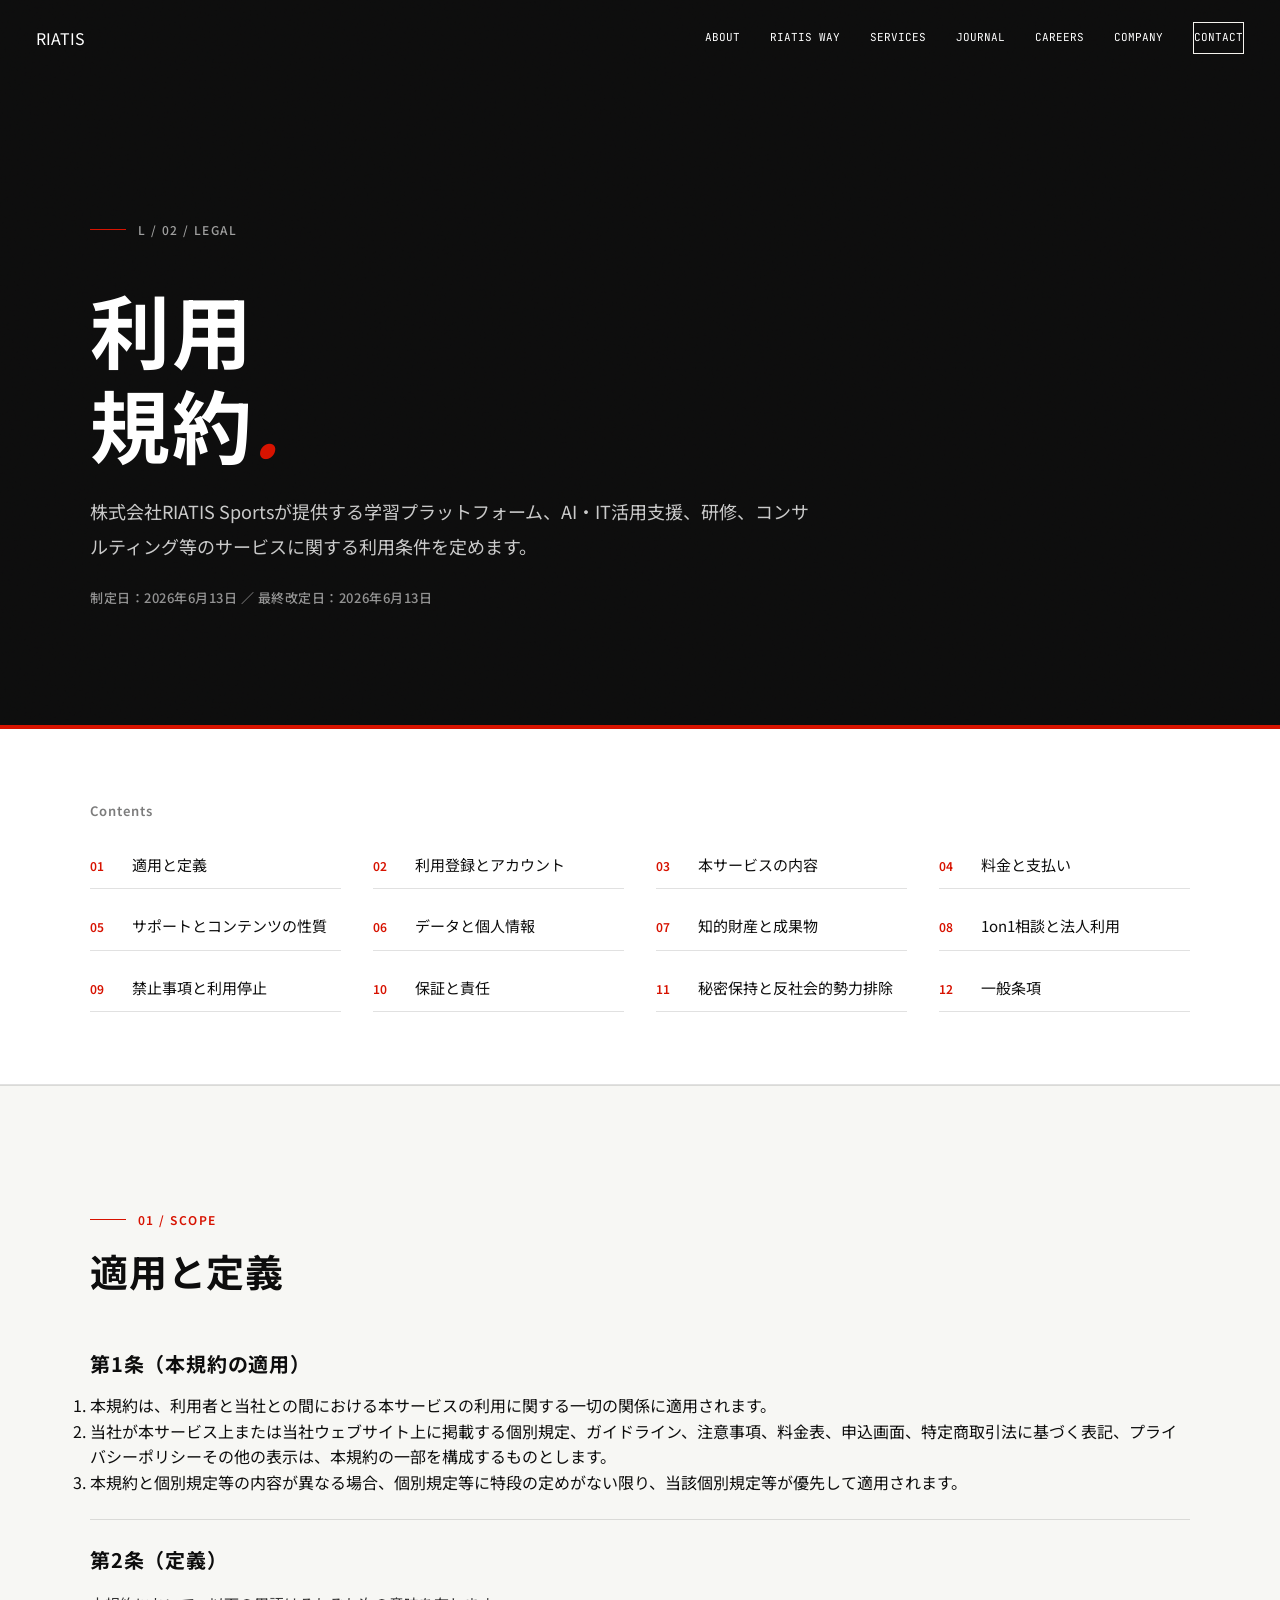
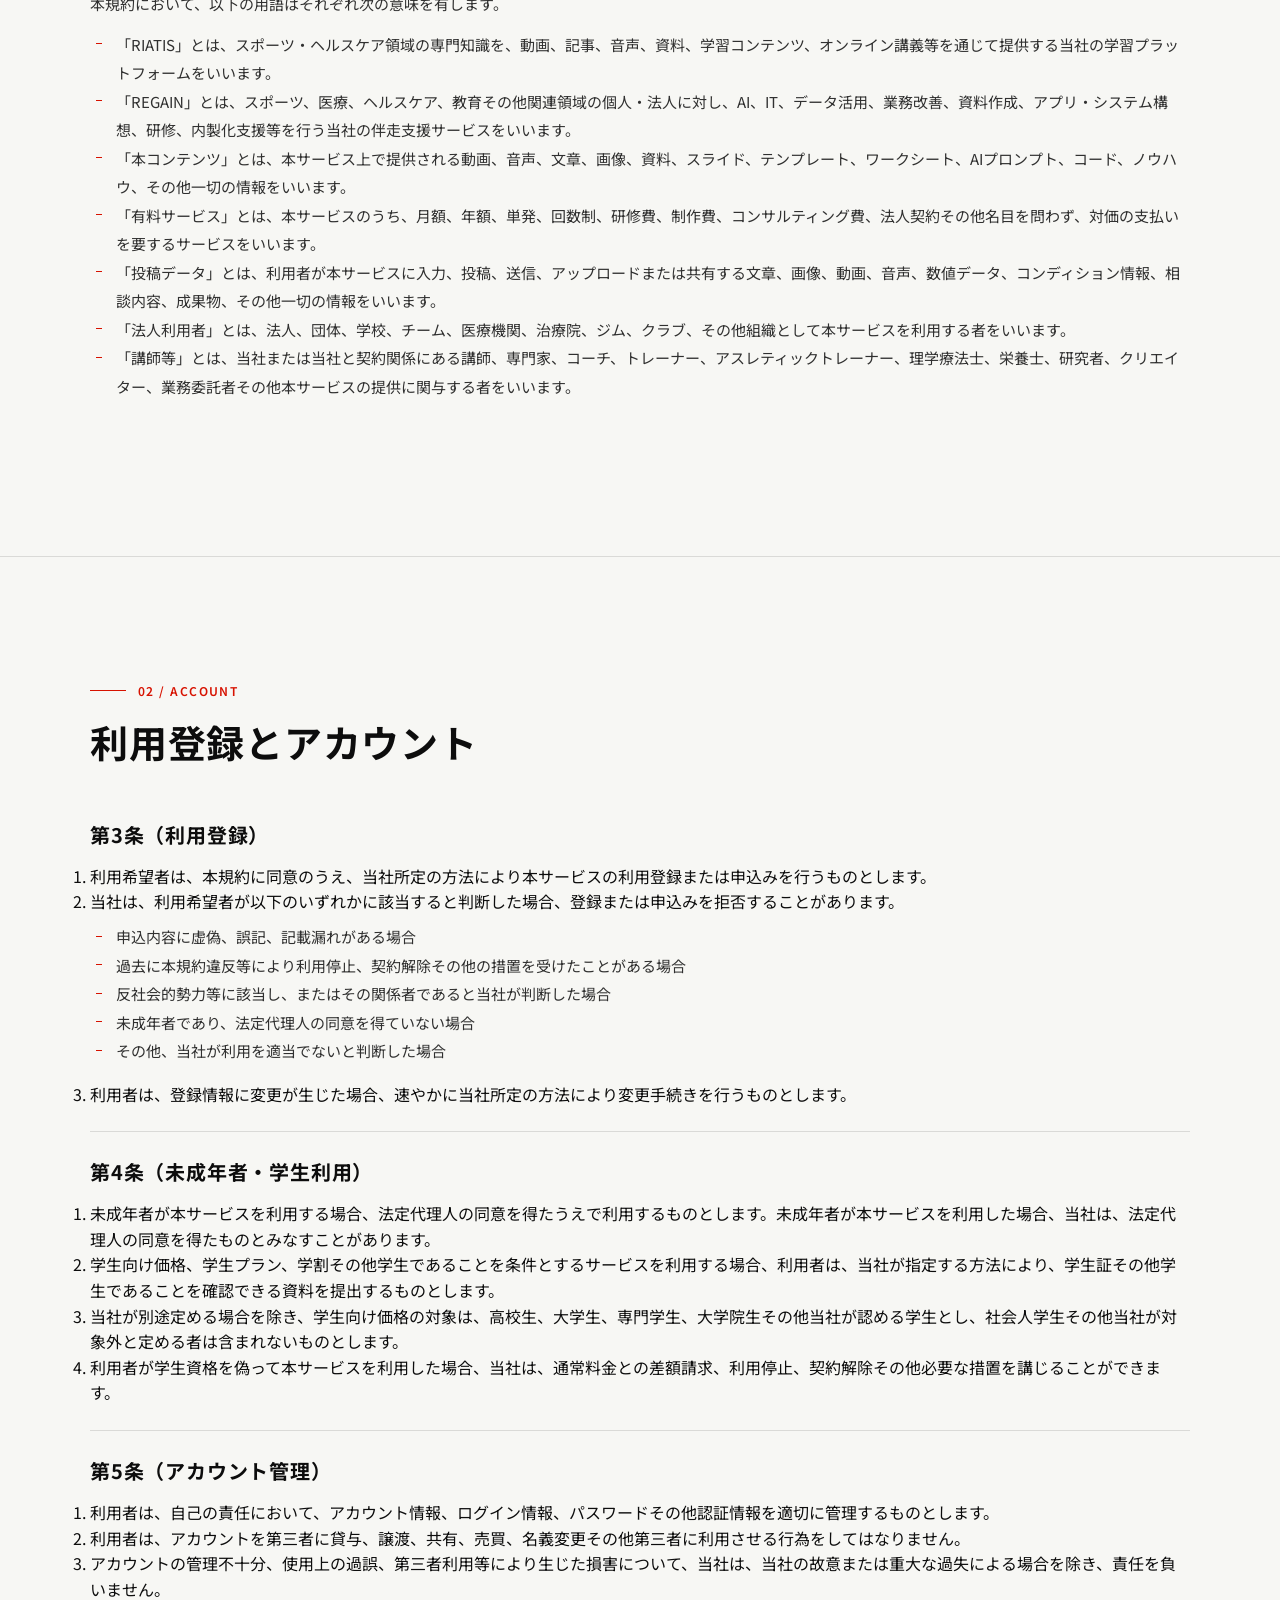
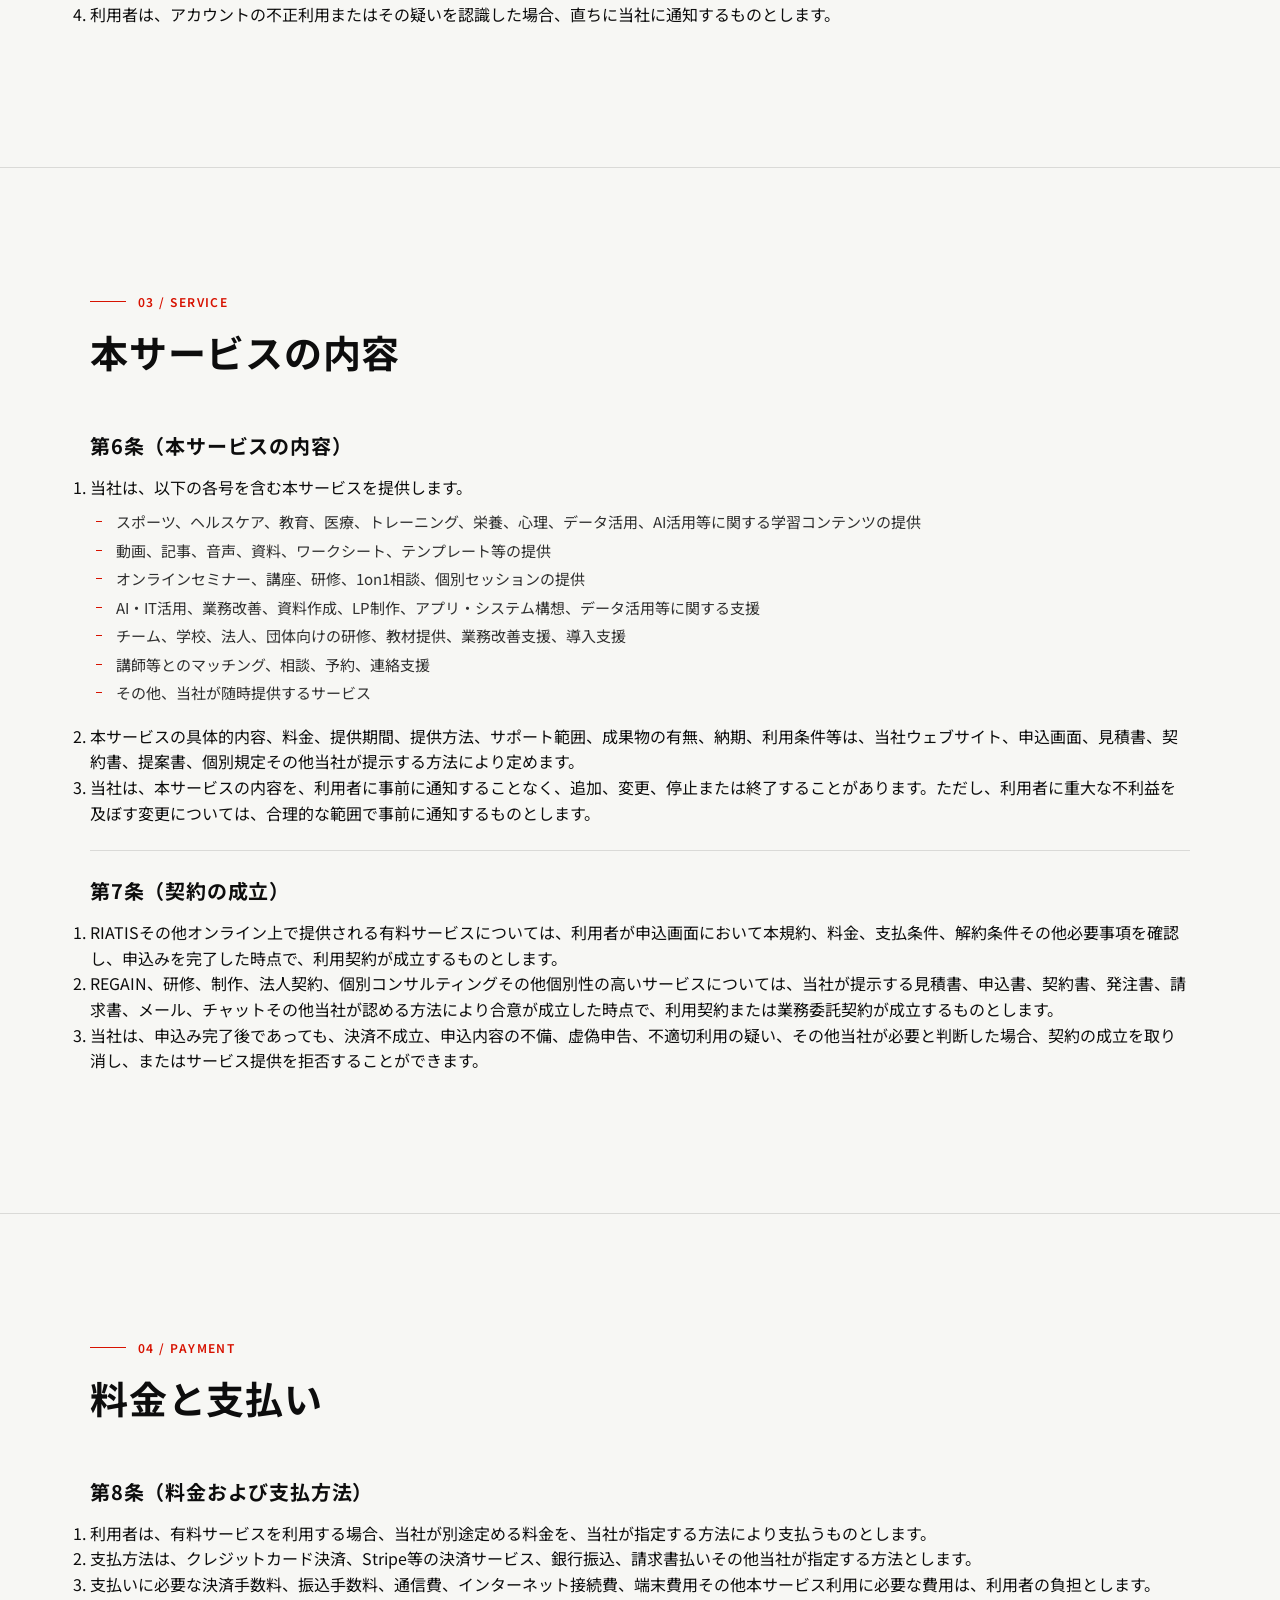
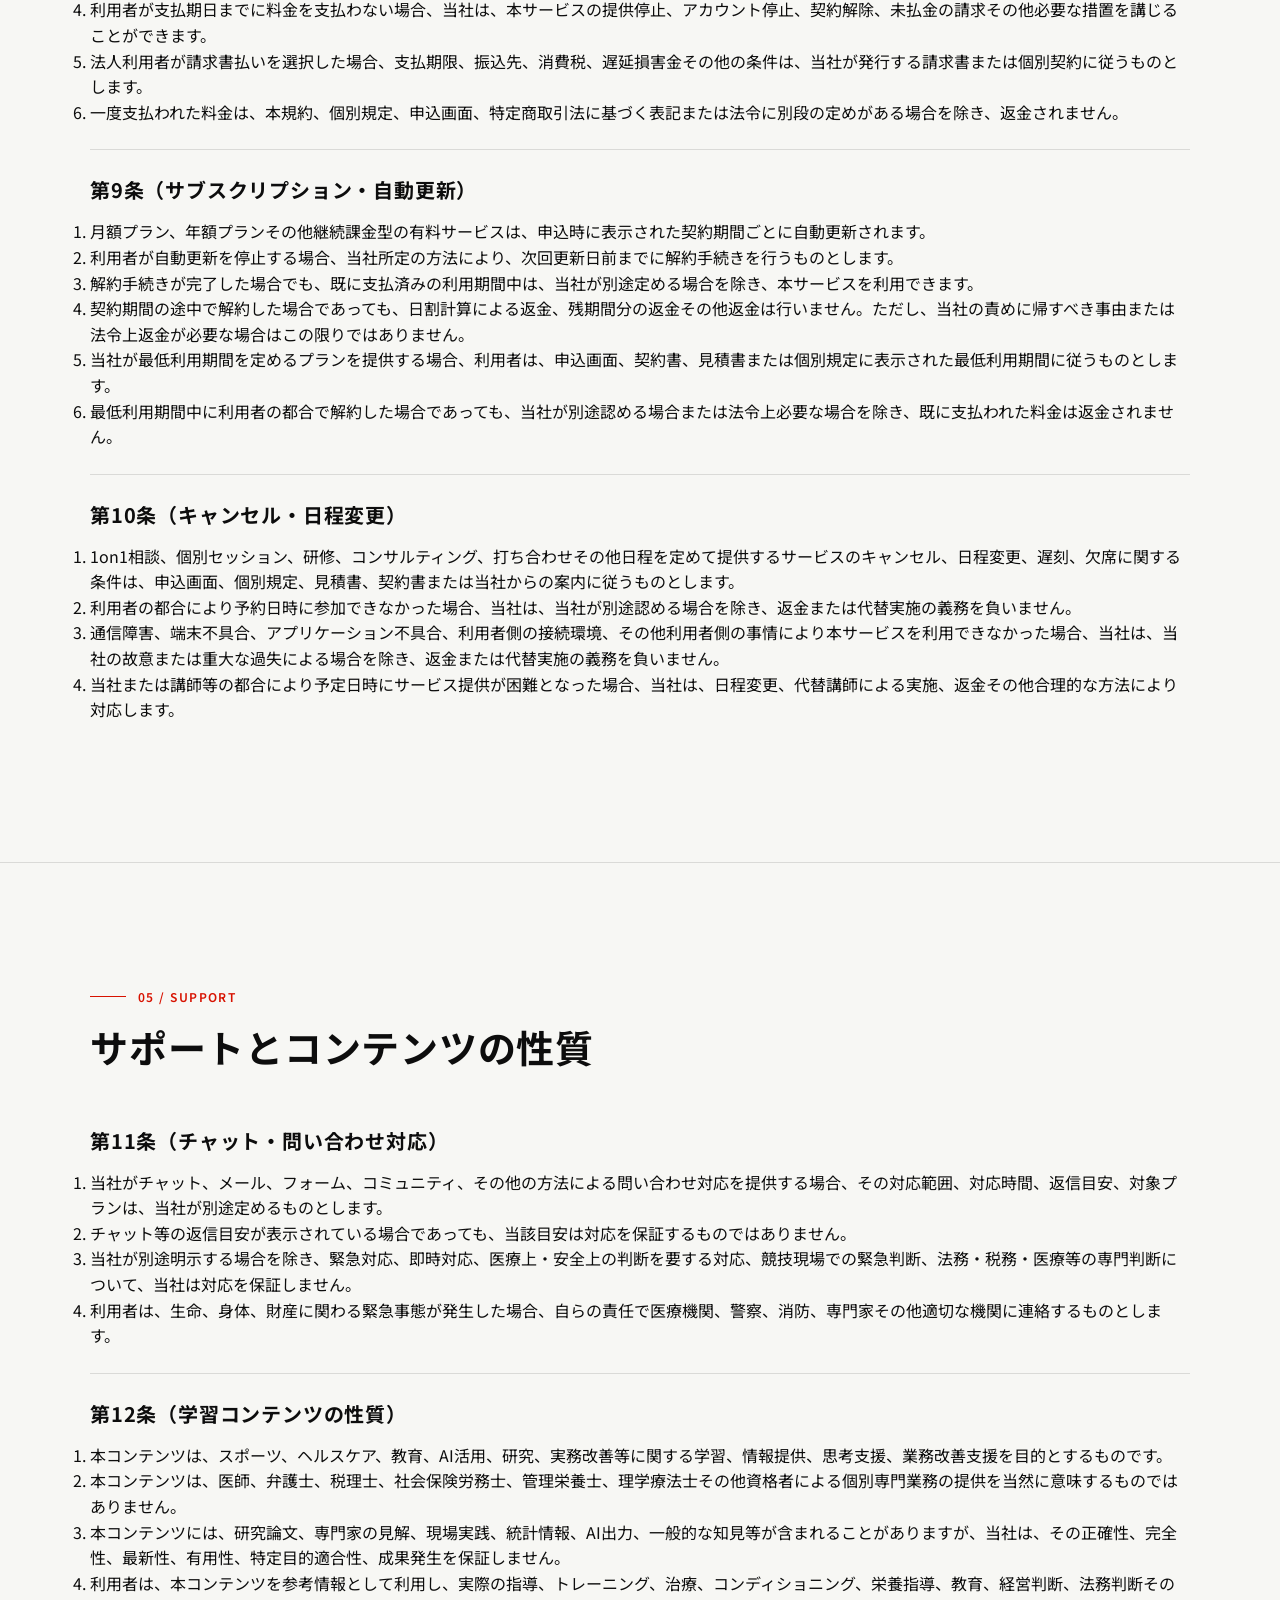
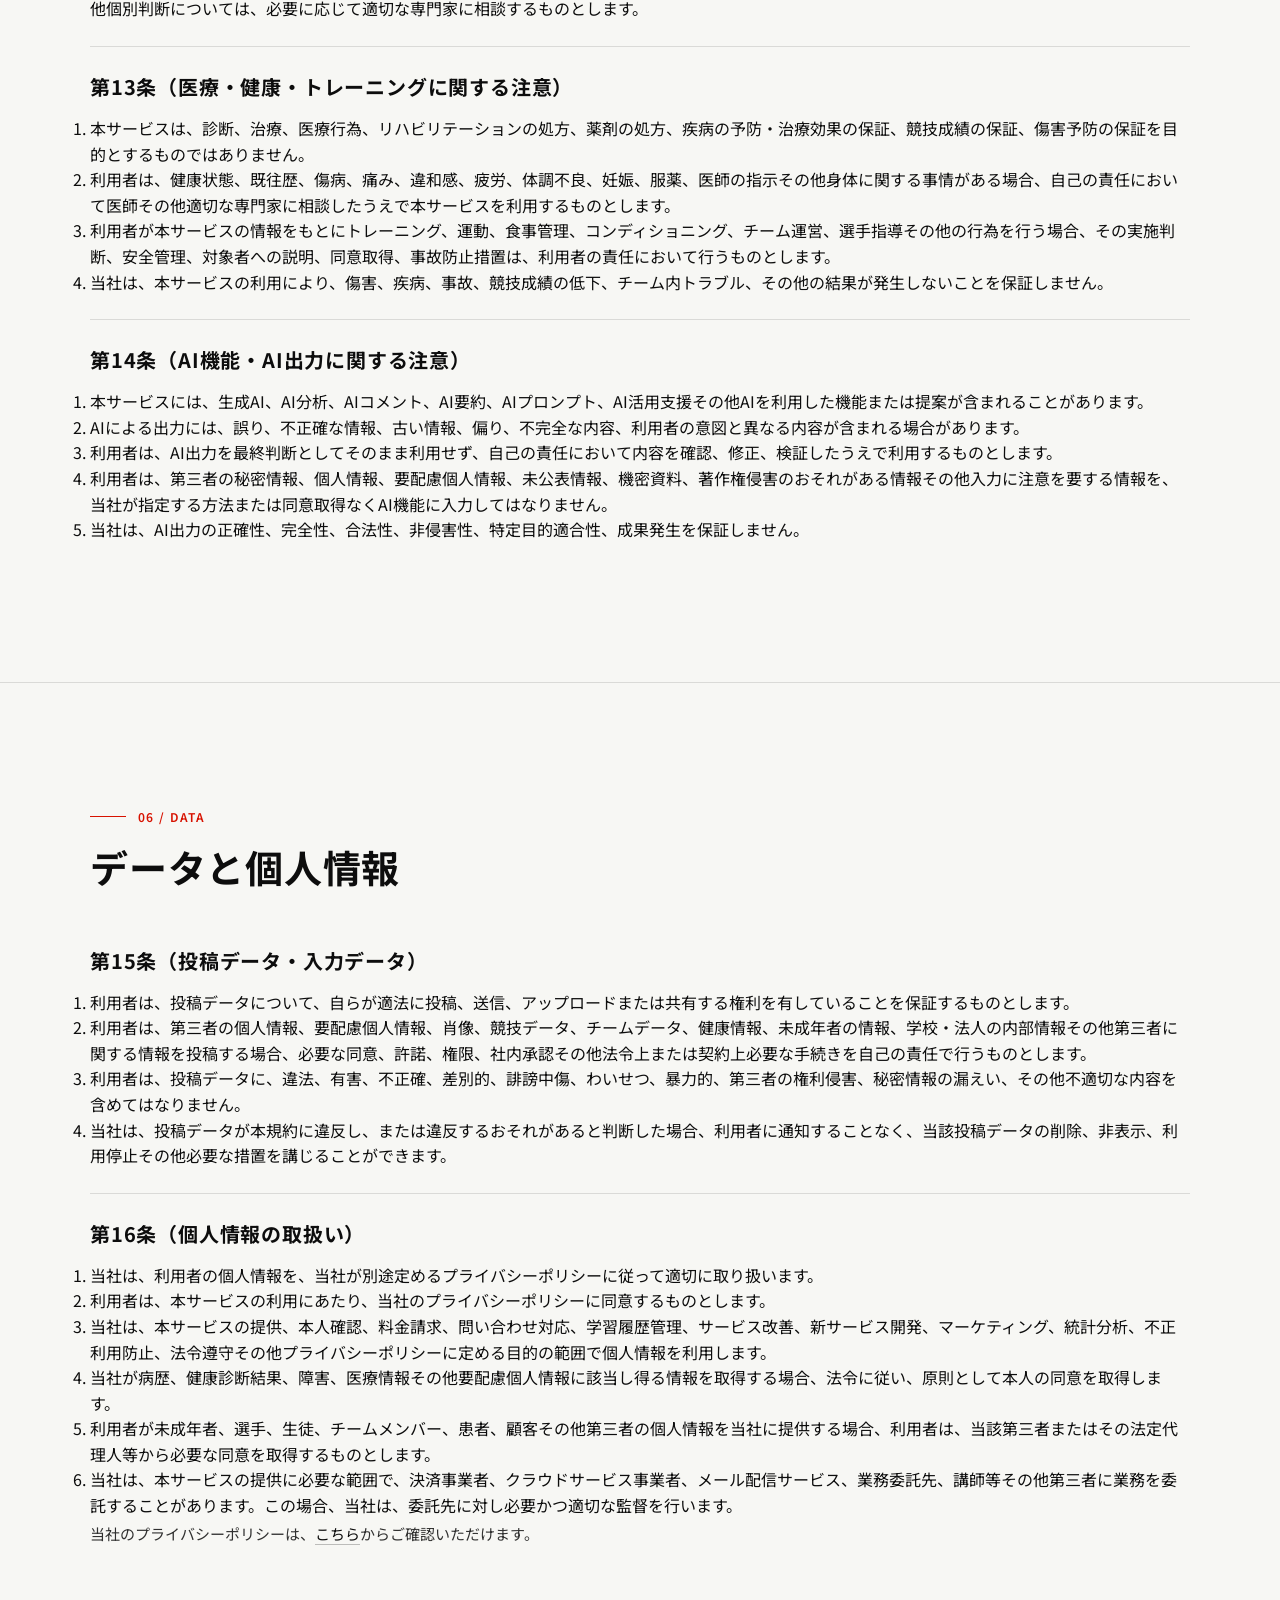
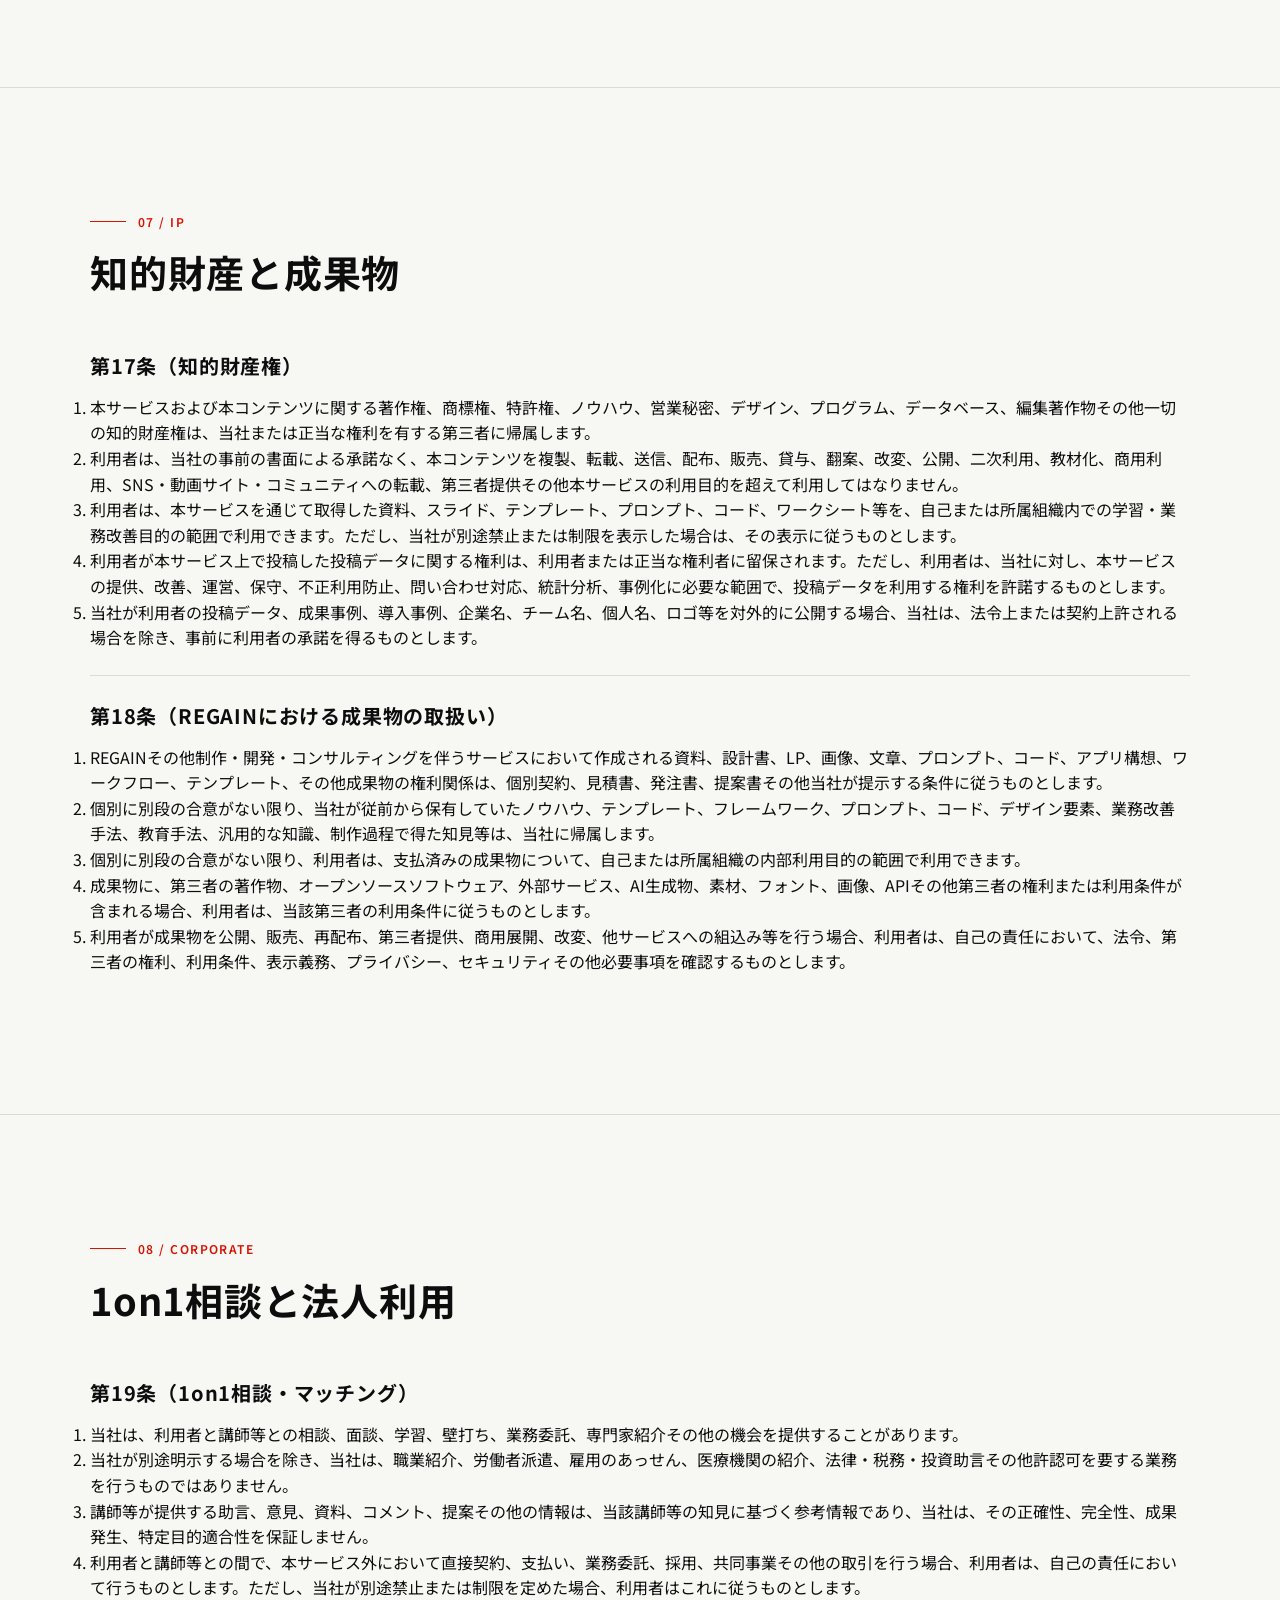
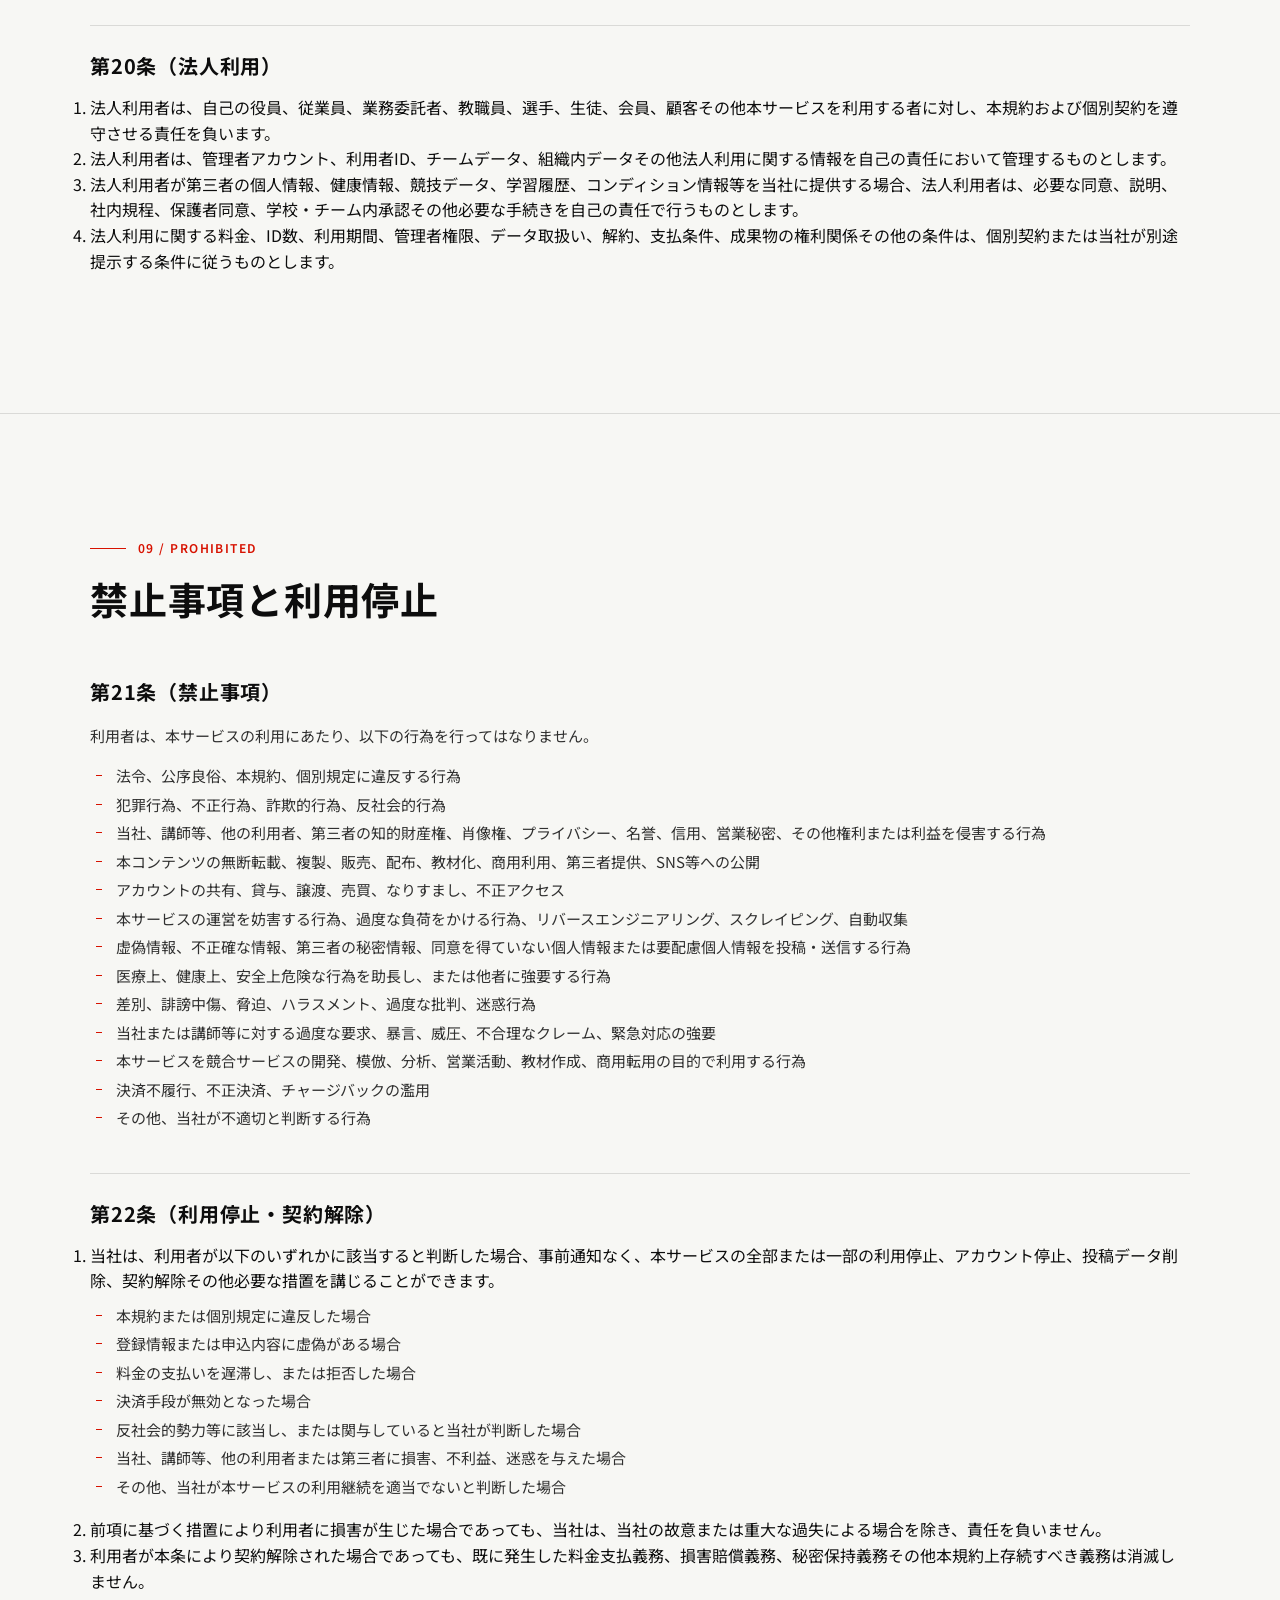
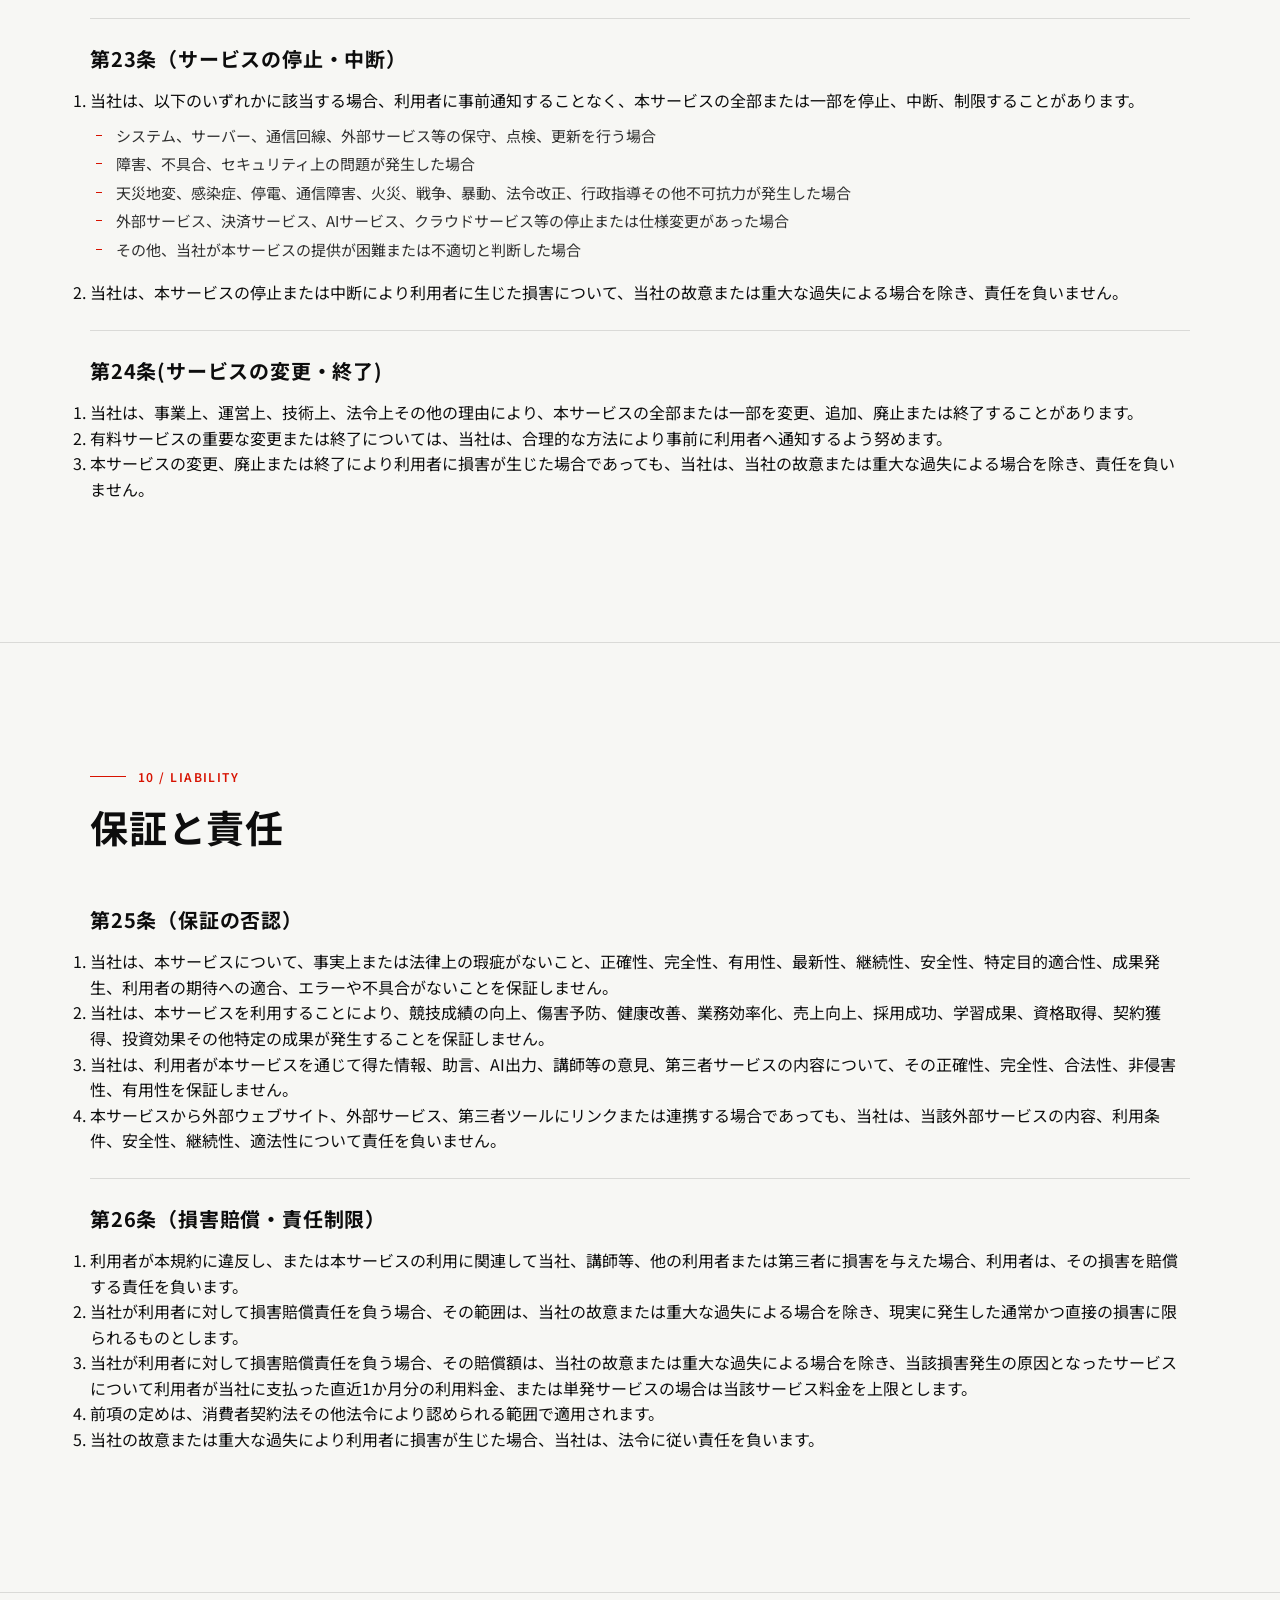
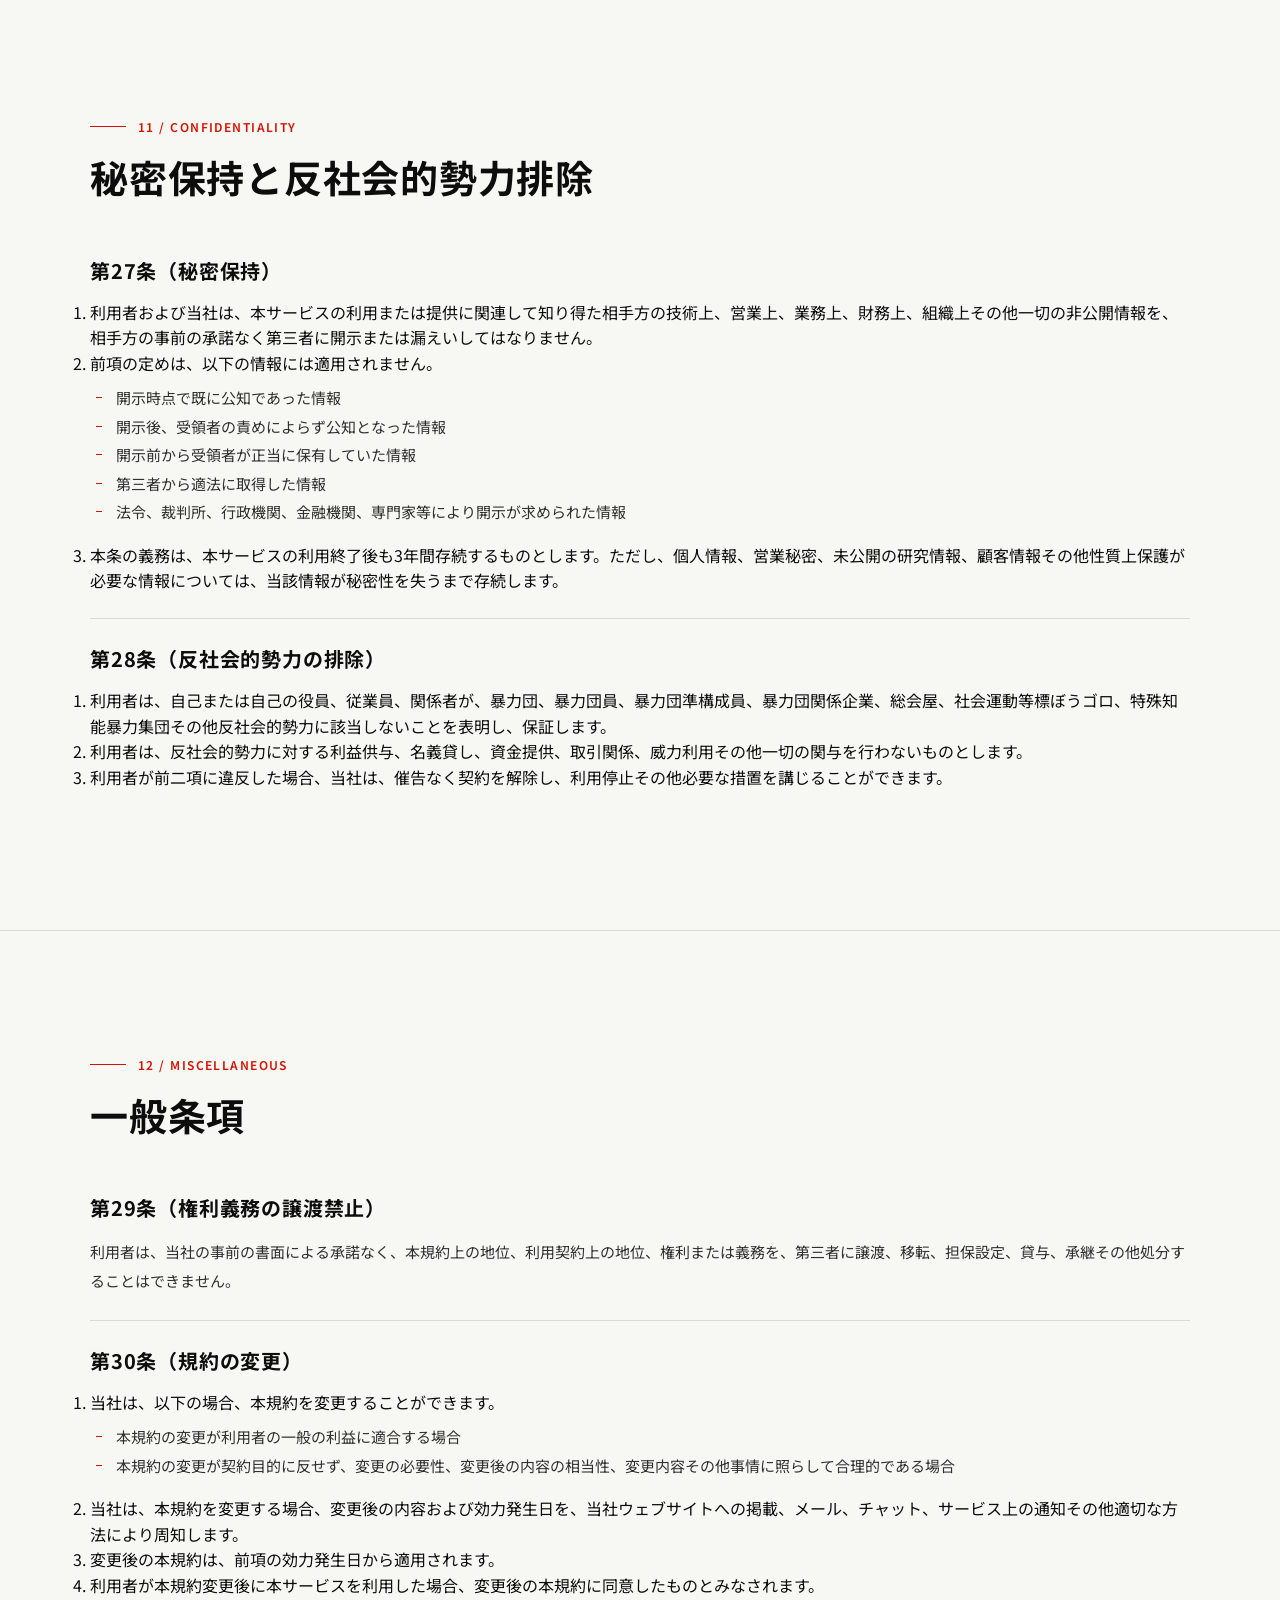
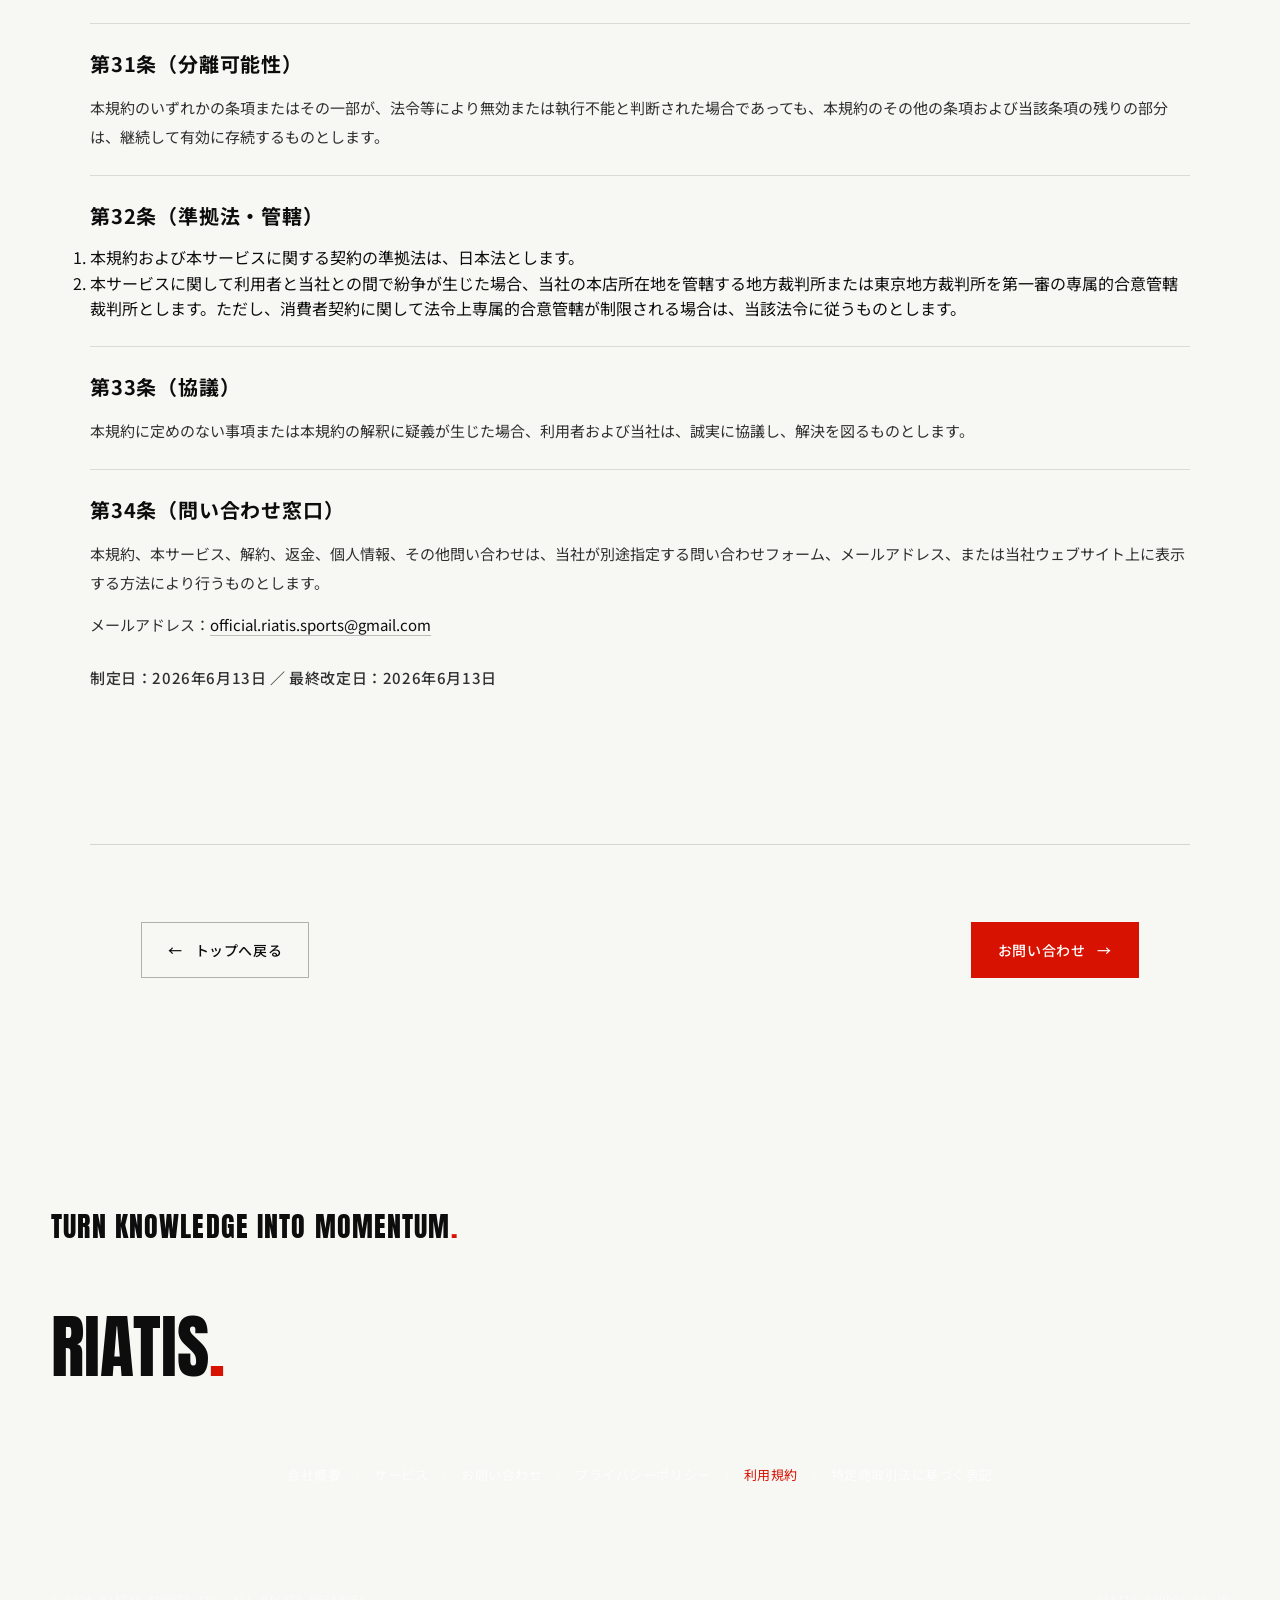
<file: terms/index.html>
<!doctype html>
<html lang="ja">
  <head>
    <meta charset="UTF-8" />
    <meta name="viewport" content="width=device-width, initial-scale=1.0" />
    <title>利用規約｜株式会社RIATIS Sports</title>
    <meta
      name="description"
      content="株式会社RIATIS Sportsが提供する学習プラットフォーム『RIATIS』、AI・IT活用支援『REGAIN』、研修、コンサルティング等のサービスに関する利用規約。"
    />
    <meta name="robots" content="index, follow" />
    <link rel="canonical" href="https://www.riatis-sports.co.jp/terms/" />

    <meta property="og:type" content="article" />
    <meta property="og:site_name" content="株式会社RIATIS Sports" />
    <meta property="og:locale" content="ja_JP" />
    <meta property="og:url" content="https://www.riatis-sports.co.jp/terms/" />
    <meta property="og:title" content="利用規約｜株式会社RIATIS Sports" />
    <meta
      property="og:description"
      content="株式会社RIATIS Sportsが提供するサービスに関する利用規約。"
    />
    <meta property="og:image" content="https://www.riatis-sports.co.jp/assets/ogp.png" />
    <meta property="og:image:type" content="image/png" />
    <meta property="og:image:width" content="1200" />
    <meta property="og:image:height" content="630" />
    <meta property="og:image:alt" content="RIATIS Sports / TURN KNOWLEDGE INTO MOMENTUM." />

    <meta name="twitter:card" content="summary" />
    <meta name="twitter:title" content="利用規約｜株式会社RIATIS Sports" />
    <meta name="twitter:description" content="株式会社RIATIS Sportsの利用規約。" />

    <link rel="preconnect" href="https://fonts.googleapis.com" />
    <link rel="preconnect" href="https://fonts.gstatic.com" crossorigin />
    <link
      href="https://fonts.googleapis.com/css2?family=Anton&family=Inter:wght@700;800&family=JetBrains+Mono:wght@400;500;700&family=Noto+Sans+JP:wght@300;400;500;700;900&family=Shippori+Mincho:wght@500;700;900&display=swap"
      rel="stylesheet"
    />
    <link rel="icon" href="../assets/favicon.svg" type="image/svg+xml" />
    <link rel="stylesheet" href="../styles.css" />
  </head>
  <body id="top" data-dir="01-pulse" class="legal-page">
    <div class="grain" aria-hidden="true"></div>

    <header class="site-header">
      <nav class="site-nav" aria-label="Global navigation">
        <a href="../" class="logo" aria-label="RIATIS Sports top">
          <span class="dot" aria-hidden="true"></span>
          RIATIS
        </a>
        <button class="menu-btn" id="menuBtn" type="button" aria-label="メニューを開く" aria-expanded="false" aria-controls="globalNav">
          <span></span>
          <span></span>
        </button>
        <ul class="nav-links" id="globalNav">
          <li><a href="../#why" data-num="01">About</a></li>
          <li><a href="../#way" data-num="02">RIATIS Way</a></li>
          <li><a href="../#services" data-num="03">Services</a></li>
          <li><a href="../#journal" data-num="04">Journal</a></li>
          <li><a href="../#join" data-num="05">Careers</a></li>
          <li><a href="../#company" data-num="06">Company</a></li>
          <li class="nav-cta-item"><a href="https://forms.gle/g3MTA5E4Eo7yXNcA6" class="nav-cta" target="_blank" rel="noopener">Contact</a></li>
        </ul>
      </nav>
    </header>

    <main class="legal">
      <section class="legal-hero" data-theme="dark" aria-labelledby="legal-title">
        <div class="legal-hero-inner">
          <p class="eyebrow">L / 02 / Legal</p>
          <h1 id="legal-title">利用<br />規約<em class="red">.</em></h1>
          <p class="legal-lead">
            株式会社RIATIS Sportsが提供する学習プラットフォーム、AI・IT活用支援、研修、コンサルティング等のサービスに関する利用条件を定めます。
          </p>
          <p class="legal-update">制定日：2026年6月13日 ／ 最終改定日：2026年6月13日</p>
        </div>
      </section>

      <nav class="legal-toc" data-theme="light" aria-label="目次">
        <p class="legal-toc__title">Contents</p>
        <ol>
          <li><a href="#scope">適用と定義</a></li>
          <li><a href="#account">利用登録とアカウント</a></li>
          <li><a href="#service">本サービスの内容</a></li>
          <li><a href="#payment">料金と支払い</a></li>
          <li><a href="#support">サポートとコンテンツの性質</a></li>
          <li><a href="#data">データと個人情報</a></li>
          <li><a href="#ip">知的財産と成果物</a></li>
          <li><a href="#corporate">1on1相談と法人利用</a></li>
          <li><a href="#prohibited">禁止事項と利用停止</a></li>
          <li><a href="#liability">保証と責任</a></li>
          <li><a href="#confidentiality">秘密保持と反社会的勢力排除</a></li>
          <li><a href="#misc">一般条項</a></li>
        </ol>
      </nav>

      <section class="legal-section" id="scope" data-theme="light" aria-labelledby="scope-title">
        <div class="legal-section__head">
          <p class="eyebrow">01 / Scope</p>
          <h2 id="scope-title">適用と定義</h2>
        </div>

        <article class="legal-block">
          <h3>第1条（本規約の適用）</h3>
          <ol>
            <li>本規約は、利用者と当社との間における本サービスの利用に関する一切の関係に適用されます。</li>
            <li>当社が本サービス上または当社ウェブサイト上に掲載する個別規定、ガイドライン、注意事項、料金表、申込画面、特定商取引法に基づく表記、プライバシーポリシーその他の表示は、本規約の一部を構成するものとします。</li>
            <li>本規約と個別規定等の内容が異なる場合、個別規定等に特段の定めがない限り、当該個別規定等が優先して適用されます。</li>
          </ol>
        </article>

        <article class="legal-block">
          <h3>第2条（定義）</h3>
          <p>本規約において、以下の用語はそれぞれ次の意味を有します。</p>
          <ul>
            <li>「RIATIS」とは、スポーツ・ヘルスケア領域の専門知識を、動画、記事、音声、資料、学習コンテンツ、オンライン講義等を通じて提供する当社の学習プラットフォームをいいます。</li>
            <li>「REGAIN」とは、スポーツ、医療、ヘルスケア、教育その他関連領域の個人・法人に対し、AI、IT、データ活用、業務改善、資料作成、アプリ・システム構想、研修、内製化支援等を行う当社の伴走支援サービスをいいます。</li>
            <li>「本コンテンツ」とは、本サービス上で提供される動画、音声、文章、画像、資料、スライド、テンプレート、ワークシート、AIプロンプト、コード、ノウハウ、その他一切の情報をいいます。</li>
            <li>「有料サービス」とは、本サービスのうち、月額、年額、単発、回数制、研修費、制作費、コンサルティング費、法人契約その他名目を問わず、対価の支払いを要するサービスをいいます。</li>
            <li>「投稿データ」とは、利用者が本サービスに入力、投稿、送信、アップロードまたは共有する文章、画像、動画、音声、数値データ、コンディション情報、相談内容、成果物、その他一切の情報をいいます。</li>
            <li>「法人利用者」とは、法人、団体、学校、チーム、医療機関、治療院、ジム、クラブ、その他組織として本サービスを利用する者をいいます。</li>
            <li>「講師等」とは、当社または当社と契約関係にある講師、専門家、コーチ、トレーナー、アスレティックトレーナー、理学療法士、栄養士、研究者、クリエイター、業務委託者その他本サービスの提供に関与する者をいいます。</li>
          </ul>
        </article>
      </section>

      <section class="legal-section" id="account" data-theme="light" aria-labelledby="account-title">
        <div class="legal-section__head">
          <p class="eyebrow">02 / Account</p>
          <h2 id="account-title">利用登録とアカウント</h2>
        </div>

        <article class="legal-block">
          <h3>第3条（利用登録）</h3>
          <ol>
            <li>利用希望者は、本規約に同意のうえ、当社所定の方法により本サービスの利用登録または申込みを行うものとします。</li>
            <li>当社は、利用希望者が以下のいずれかに該当すると判断した場合、登録または申込みを拒否することがあります。
              <ul>
                <li>申込内容に虚偽、誤記、記載漏れがある場合</li>
                <li>過去に本規約違反等により利用停止、契約解除その他の措置を受けたことがある場合</li>
                <li>反社会的勢力等に該当し、またはその関係者であると当社が判断した場合</li>
                <li>未成年者であり、法定代理人の同意を得ていない場合</li>
                <li>その他、当社が利用を適当でないと判断した場合</li>
              </ul>
            </li>
            <li>利用者は、登録情報に変更が生じた場合、速やかに当社所定の方法により変更手続きを行うものとします。</li>
          </ol>
        </article>

        <article class="legal-block">
          <h3>第4条（未成年者・学生利用）</h3>
          <ol>
            <li>未成年者が本サービスを利用する場合、法定代理人の同意を得たうえで利用するものとします。未成年者が本サービスを利用した場合、当社は、法定代理人の同意を得たものとみなすことがあります。</li>
            <li>学生向け価格、学生プラン、学割その他学生であることを条件とするサービスを利用する場合、利用者は、当社が指定する方法により、学生証その他学生であることを確認できる資料を提出するものとします。</li>
            <li>当社が別途定める場合を除き、学生向け価格の対象は、高校生、大学生、専門学生、大学院生その他当社が認める学生とし、社会人学生その他当社が対象外と定める者は含まれないものとします。</li>
            <li>利用者が学生資格を偽って本サービスを利用した場合、当社は、通常料金との差額請求、利用停止、契約解除その他必要な措置を講じることができます。</li>
          </ol>
        </article>

        <article class="legal-block">
          <h3>第5条（アカウント管理）</h3>
          <ol>
            <li>利用者は、自己の責任において、アカウント情報、ログイン情報、パスワードその他認証情報を適切に管理するものとします。</li>
            <li>利用者は、アカウントを第三者に貸与、譲渡、共有、売買、名義変更その他第三者に利用させる行為をしてはなりません。</li>
            <li>アカウントの管理不十分、使用上の過誤、第三者利用等により生じた損害について、当社は、当社の故意または重大な過失による場合を除き、責任を負いません。</li>
            <li>利用者は、アカウントの不正利用またはその疑いを認識した場合、直ちに当社に通知するものとします。</li>
          </ol>
        </article>
      </section>

      <section class="legal-section" id="service" data-theme="light" aria-labelledby="service-title">
        <div class="legal-section__head">
          <p class="eyebrow">03 / Service</p>
          <h2 id="service-title">本サービスの内容</h2>
        </div>

        <article class="legal-block">
          <h3>第6条（本サービスの内容）</h3>
          <ol>
            <li>当社は、以下の各号を含む本サービスを提供します。
              <ul>
                <li>スポーツ、ヘルスケア、教育、医療、トレーニング、栄養、心理、データ活用、AI活用等に関する学習コンテンツの提供</li>
                <li>動画、記事、音声、資料、ワークシート、テンプレート等の提供</li>
                <li>オンラインセミナー、講座、研修、1on1相談、個別セッションの提供</li>
                <li>AI・IT活用、業務改善、資料作成、LP制作、アプリ・システム構想、データ活用等に関する支援</li>
                <li>チーム、学校、法人、団体向けの研修、教材提供、業務改善支援、導入支援</li>
                <li>講師等とのマッチング、相談、予約、連絡支援</li>
                <li>その他、当社が随時提供するサービス</li>
              </ul>
            </li>
            <li>本サービスの具体的内容、料金、提供期間、提供方法、サポート範囲、成果物の有無、納期、利用条件等は、当社ウェブサイト、申込画面、見積書、契約書、提案書、個別規定その他当社が提示する方法により定めます。</li>
            <li>当社は、本サービスの内容を、利用者に事前に通知することなく、追加、変更、停止または終了することがあります。ただし、利用者に重大な不利益を及ぼす変更については、合理的な範囲で事前に通知するものとします。</li>
          </ol>
        </article>

        <article class="legal-block">
          <h3>第7条（契約の成立）</h3>
          <ol>
            <li>RIATISその他オンライン上で提供される有料サービスについては、利用者が申込画面において本規約、料金、支払条件、解約条件その他必要事項を確認し、申込みを完了した時点で、利用契約が成立するものとします。</li>
            <li>REGAIN、研修、制作、法人契約、個別コンサルティングその他個別性の高いサービスについては、当社が提示する見積書、申込書、契約書、発注書、請求書、メール、チャットその他当社が認める方法により合意が成立した時点で、利用契約または業務委託契約が成立するものとします。</li>
            <li>当社は、申込み完了後であっても、決済不成立、申込内容の不備、虚偽申告、不適切利用の疑い、その他当社が必要と判断した場合、契約の成立を取り消し、またはサービス提供を拒否することができます。</li>
          </ol>
        </article>
      </section>

      <section class="legal-section" id="payment" data-theme="light" aria-labelledby="payment-title">
        <div class="legal-section__head">
          <p class="eyebrow">04 / Payment</p>
          <h2 id="payment-title">料金と支払い</h2>
        </div>

        <article class="legal-block">
          <h3>第8条（料金および支払方法）</h3>
          <ol>
            <li>利用者は、有料サービスを利用する場合、当社が別途定める料金を、当社が指定する方法により支払うものとします。</li>
            <li>支払方法は、クレジットカード決済、Stripe等の決済サービス、銀行振込、請求書払いその他当社が指定する方法とします。</li>
            <li>支払いに必要な決済手数料、振込手数料、通信費、インターネット接続費、端末費用その他本サービス利用に必要な費用は、利用者の負担とします。</li>
            <li>利用者が支払期日までに料金を支払わない場合、当社は、本サービスの提供停止、アカウント停止、契約解除、未払金の請求その他必要な措置を講じることができます。</li>
            <li>法人利用者が請求書払いを選択した場合、支払期限、振込先、消費税、遅延損害金その他の条件は、当社が発行する請求書または個別契約に従うものとします。</li>
            <li>一度支払われた料金は、本規約、個別規定、申込画面、特定商取引法に基づく表記または法令に別段の定めがある場合を除き、返金されません。</li>
          </ol>
        </article>

        <article class="legal-block">
          <h3>第9条（サブスクリプション・自動更新）</h3>
          <ol>
            <li>月額プラン、年額プランその他継続課金型の有料サービスは、申込時に表示された契約期間ごとに自動更新されます。</li>
            <li>利用者が自動更新を停止する場合、当社所定の方法により、次回更新日前までに解約手続きを行うものとします。</li>
            <li>解約手続きが完了した場合でも、既に支払済みの利用期間中は、当社が別途定める場合を除き、本サービスを利用できます。</li>
            <li>契約期間の途中で解約した場合であっても、日割計算による返金、残期間分の返金その他返金は行いません。ただし、当社の責めに帰すべき事由または法令上返金が必要な場合はこの限りではありません。</li>
            <li>当社が最低利用期間を定めるプランを提供する場合、利用者は、申込画面、契約書、見積書または個別規定に表示された最低利用期間に従うものとします。</li>
            <li>最低利用期間中に利用者の都合で解約した場合であっても、当社が別途認める場合または法令上必要な場合を除き、既に支払われた料金は返金されません。</li>
          </ol>
        </article>

        <article class="legal-block">
          <h3>第10条（キャンセル・日程変更）</h3>
          <ol>
            <li>1on1相談、個別セッション、研修、コンサルティング、打ち合わせその他日程を定めて提供するサービスのキャンセル、日程変更、遅刻、欠席に関する条件は、申込画面、個別規定、見積書、契約書または当社からの案内に従うものとします。</li>
            <li>利用者の都合により予約日時に参加できなかった場合、当社は、当社が別途認める場合を除き、返金または代替実施の義務を負いません。</li>
            <li>通信障害、端末不具合、アプリケーション不具合、利用者側の接続環境、その他利用者側の事情により本サービスを利用できなかった場合、当社は、当社の故意または重大な過失による場合を除き、返金または代替実施の義務を負いません。</li>
            <li>当社または講師等の都合により予定日時にサービス提供が困難となった場合、当社は、日程変更、代替講師による実施、返金その他合理的な方法により対応します。</li>
          </ol>
        </article>
      </section>

      <section class="legal-section" id="support" data-theme="light" aria-labelledby="support-title">
        <div class="legal-section__head">
          <p class="eyebrow">05 / Support</p>
          <h2 id="support-title">サポートとコンテンツの性質</h2>
        </div>

        <article class="legal-block">
          <h3>第11条（チャット・問い合わせ対応）</h3>
          <ol>
            <li>当社がチャット、メール、フォーム、コミュニティ、その他の方法による問い合わせ対応を提供する場合、その対応範囲、対応時間、返信目安、対象プランは、当社が別途定めるものとします。</li>
            <li>チャット等の返信目安が表示されている場合であっても、当該目安は対応を保証するものではありません。</li>
            <li>当社が別途明示する場合を除き、緊急対応、即時対応、医療上・安全上の判断を要する対応、競技現場での緊急判断、法務・税務・医療等の専門判断について、当社は対応を保証しません。</li>
            <li>利用者は、生命、身体、財産に関わる緊急事態が発生した場合、自らの責任で医療機関、警察、消防、専門家その他適切な機関に連絡するものとします。</li>
          </ol>
        </article>

        <article class="legal-block">
          <h3>第12条（学習コンテンツの性質）</h3>
          <ol>
            <li>本コンテンツは、スポーツ、ヘルスケア、教育、AI活用、研究、実務改善等に関する学習、情報提供、思考支援、業務改善支援を目的とするものです。</li>
            <li>本コンテンツは、医師、弁護士、税理士、社会保険労務士、管理栄養士、理学療法士その他資格者による個別専門業務の提供を当然に意味するものではありません。</li>
            <li>本コンテンツには、研究論文、専門家の見解、現場実践、統計情報、AI出力、一般的な知見等が含まれることがありますが、当社は、その正確性、完全性、最新性、有用性、特定目的適合性、成果発生を保証しません。</li>
            <li>利用者は、本コンテンツを参考情報として利用し、実際の指導、トレーニング、治療、コンディショニング、栄養指導、教育、経営判断、法務判断その他個別判断については、必要に応じて適切な専門家に相談するものとします。</li>
          </ol>
        </article>

        <article class="legal-block">
          <h3>第13条（医療・健康・トレーニングに関する注意）</h3>
          <ol>
            <li>本サービスは、診断、治療、医療行為、リハビリテーションの処方、薬剤の処方、疾病の予防・治療効果の保証、競技成績の保証、傷害予防の保証を目的とするものではありません。</li>
            <li>利用者は、健康状態、既往歴、傷病、痛み、違和感、疲労、体調不良、妊娠、服薬、医師の指示その他身体に関する事情がある場合、自己の責任において医師その他適切な専門家に相談したうえで本サービスを利用するものとします。</li>
            <li>利用者が本サービスの情報をもとにトレーニング、運動、食事管理、コンディショニング、チーム運営、選手指導その他の行為を行う場合、その実施判断、安全管理、対象者への説明、同意取得、事故防止措置は、利用者の責任において行うものとします。</li>
            <li>当社は、本サービスの利用により、傷害、疾病、事故、競技成績の低下、チーム内トラブル、その他の結果が発生しないことを保証しません。</li>
          </ol>
        </article>

        <article class="legal-block">
          <h3>第14条（AI機能・AI出力に関する注意）</h3>
          <ol>
            <li>本サービスには、生成AI、AI分析、AIコメント、AI要約、AIプロンプト、AI活用支援その他AIを利用した機能または提案が含まれることがあります。</li>
            <li>AIによる出力には、誤り、不正確な情報、古い情報、偏り、不完全な内容、利用者の意図と異なる内容が含まれる場合があります。</li>
            <li>利用者は、AI出力を最終判断としてそのまま利用せず、自己の責任において内容を確認、修正、検証したうえで利用するものとします。</li>
            <li>利用者は、第三者の秘密情報、個人情報、要配慮個人情報、未公表情報、機密資料、著作権侵害のおそれがある情報その他入力に注意を要する情報を、当社が指定する方法または同意取得なくAI機能に入力してはなりません。</li>
            <li>当社は、AI出力の正確性、完全性、合法性、非侵害性、特定目的適合性、成果発生を保証しません。</li>
          </ol>
        </article>
      </section>

      <section class="legal-section" id="data" data-theme="light" aria-labelledby="data-title">
        <div class="legal-section__head">
          <p class="eyebrow">06 / Data</p>
          <h2 id="data-title">データと個人情報</h2>
        </div>

        <article class="legal-block">
          <h3>第15条（投稿データ・入力データ）</h3>
          <ol>
            <li>利用者は、投稿データについて、自らが適法に投稿、送信、アップロードまたは共有する権利を有していることを保証するものとします。</li>
            <li>利用者は、第三者の個人情報、要配慮個人情報、肖像、競技データ、チームデータ、健康情報、未成年者の情報、学校・法人の内部情報その他第三者に関する情報を投稿する場合、必要な同意、許諾、権限、社内承認その他法令上または契約上必要な手続きを自己の責任で行うものとします。</li>
            <li>利用者は、投稿データに、違法、有害、不正確、差別的、誹謗中傷、わいせつ、暴力的、第三者の権利侵害、秘密情報の漏えい、その他不適切な内容を含めてはなりません。</li>
            <li>当社は、投稿データが本規約に違反し、または違反するおそれがあると判断した場合、利用者に通知することなく、当該投稿データの削除、非表示、利用停止その他必要な措置を講じることができます。</li>
          </ol>
        </article>

        <article class="legal-block">
          <h3>第16条（個人情報の取扱い）</h3>
          <ol>
            <li>当社は、利用者の個人情報を、当社が別途定めるプライバシーポリシーに従って適切に取り扱います。</li>
            <li>利用者は、本サービスの利用にあたり、当社のプライバシーポリシーに同意するものとします。</li>
            <li>当社は、本サービスの提供、本人確認、料金請求、問い合わせ対応、学習履歴管理、サービス改善、新サービス開発、マーケティング、統計分析、不正利用防止、法令遵守その他プライバシーポリシーに定める目的の範囲で個人情報を利用します。</li>
            <li>当社が病歴、健康診断結果、障害、医療情報その他要配慮個人情報に該当し得る情報を取得する場合、法令に従い、原則として本人の同意を取得します。</li>
            <li>利用者が未成年者、選手、生徒、チームメンバー、患者、顧客その他第三者の個人情報を当社に提供する場合、利用者は、当該第三者またはその法定代理人等から必要な同意を取得するものとします。</li>
            <li>当社は、本サービスの提供に必要な範囲で、決済事業者、クラウドサービス事業者、メール配信サービス、業務委託先、講師等その他第三者に業務を委託することがあります。この場合、当社は、委託先に対し必要かつ適切な監督を行います。</li>
          </ol>
          <p>当社のプライバシーポリシーは、<a href="../privacy/">こちら</a>からご確認いただけます。</p>
        </article>
      </section>

      <section class="legal-section" id="ip" data-theme="light" aria-labelledby="ip-title">
        <div class="legal-section__head">
          <p class="eyebrow">07 / IP</p>
          <h2 id="ip-title">知的財産と成果物</h2>
        </div>

        <article class="legal-block">
          <h3>第17条（知的財産権）</h3>
          <ol>
            <li>本サービスおよび本コンテンツに関する著作権、商標権、特許権、ノウハウ、営業秘密、デザイン、プログラム、データベース、編集著作物その他一切の知的財産権は、当社または正当な権利を有する第三者に帰属します。</li>
            <li>利用者は、当社の事前の書面による承諾なく、本コンテンツを複製、転載、送信、配布、販売、貸与、翻案、改変、公開、二次利用、教材化、商用利用、SNS・動画サイト・コミュニティへの転載、第三者提供その他本サービスの利用目的を超えて利用してはなりません。</li>
            <li>利用者は、本サービスを通じて取得した資料、スライド、テンプレート、プロンプト、コード、ワークシート等を、自己または所属組織内での学習・業務改善目的の範囲で利用できます。ただし、当社が別途禁止または制限を表示した場合は、その表示に従うものとします。</li>
            <li>利用者が本サービス上で投稿した投稿データに関する権利は、利用者または正当な権利者に留保されます。ただし、利用者は、当社に対し、本サービスの提供、改善、運営、保守、不正利用防止、問い合わせ対応、統計分析、事例化に必要な範囲で、投稿データを利用する権利を許諾するものとします。</li>
            <li>当社が利用者の投稿データ、成果事例、導入事例、企業名、チーム名、個人名、ロゴ等を対外的に公開する場合、当社は、法令上または契約上許される場合を除き、事前に利用者の承諾を得るものとします。</li>
          </ol>
        </article>

        <article class="legal-block">
          <h3>第18条（REGAINにおける成果物の取扱い）</h3>
          <ol>
            <li>REGAINその他制作・開発・コンサルティングを伴うサービスにおいて作成される資料、設計書、LP、画像、文章、プロンプト、コード、アプリ構想、ワークフロー、テンプレート、その他成果物の権利関係は、個別契約、見積書、発注書、提案書その他当社が提示する条件に従うものとします。</li>
            <li>個別に別段の合意がない限り、当社が従前から保有していたノウハウ、テンプレート、フレームワーク、プロンプト、コード、デザイン要素、業務改善手法、教育手法、汎用的な知識、制作過程で得た知見等は、当社に帰属します。</li>
            <li>個別に別段の合意がない限り、利用者は、支払済みの成果物について、自己または所属組織の内部利用目的の範囲で利用できます。</li>
            <li>成果物に、第三者の著作物、オープンソースソフトウェア、外部サービス、AI生成物、素材、フォント、画像、APIその他第三者の権利または利用条件が含まれる場合、利用者は、当該第三者の利用条件に従うものとします。</li>
            <li>利用者が成果物を公開、販売、再配布、第三者提供、商用展開、改変、他サービスへの組込み等を行う場合、利用者は、自己の責任において、法令、第三者の権利、利用条件、表示義務、プライバシー、セキュリティその他必要事項を確認するものとします。</li>
          </ol>
        </article>
      </section>

      <section class="legal-section" id="corporate" data-theme="light" aria-labelledby="corporate-title">
        <div class="legal-section__head">
          <p class="eyebrow">08 / Corporate</p>
          <h2 id="corporate-title">1on1相談と法人利用</h2>
        </div>

        <article class="legal-block">
          <h3>第19条（1on1相談・マッチング）</h3>
          <ol>
            <li>当社は、利用者と講師等との相談、面談、学習、壁打ち、業務委託、専門家紹介その他の機会を提供することがあります。</li>
            <li>当社が別途明示する場合を除き、当社は、職業紹介、労働者派遣、雇用のあっせん、医療機関の紹介、法律・税務・投資助言その他許認可を要する業務を行うものではありません。</li>
            <li>講師等が提供する助言、意見、資料、コメント、提案その他の情報は、当該講師等の知見に基づく参考情報であり、当社は、その正確性、完全性、成果発生、特定目的適合性を保証しません。</li>
            <li>利用者と講師等との間で、本サービス外において直接契約、支払い、業務委託、採用、共同事業その他の取引を行う場合、利用者は、自己の責任において行うものとします。ただし、当社が別途禁止または制限を定めた場合、利用者はこれに従うものとします。</li>
          </ol>
        </article>

        <article class="legal-block">
          <h3>第20条（法人利用）</h3>
          <ol>
            <li>法人利用者は、自己の役員、従業員、業務委託者、教職員、選手、生徒、会員、顧客その他本サービスを利用する者に対し、本規約および個別契約を遵守させる責任を負います。</li>
            <li>法人利用者は、管理者アカウント、利用者ID、チームデータ、組織内データその他法人利用に関する情報を自己の責任において管理するものとします。</li>
            <li>法人利用者が第三者の個人情報、健康情報、競技データ、学習履歴、コンディション情報等を当社に提供する場合、法人利用者は、必要な同意、説明、社内規程、保護者同意、学校・チーム内承認その他必要な手続きを自己の責任で行うものとします。</li>
            <li>法人利用に関する料金、ID数、利用期間、管理者権限、データ取扱い、解約、支払条件、成果物の権利関係その他の条件は、個別契約または当社が別途提示する条件に従うものとします。</li>
          </ol>
        </article>
      </section>

      <section class="legal-section" id="prohibited" data-theme="light" aria-labelledby="prohibited-title">
        <div class="legal-section__head">
          <p class="eyebrow">09 / Prohibited</p>
          <h2 id="prohibited-title">禁止事項と利用停止</h2>
        </div>

        <article class="legal-block">
          <h3>第21条（禁止事項）</h3>
          <p>利用者は、本サービスの利用にあたり、以下の行為を行ってはなりません。</p>
          <ul>
            <li>法令、公序良俗、本規約、個別規定に違反する行為</li>
            <li>犯罪行為、不正行為、詐欺的行為、反社会的行為</li>
            <li>当社、講師等、他の利用者、第三者の知的財産権、肖像権、プライバシー、名誉、信用、営業秘密、その他権利または利益を侵害する行為</li>
            <li>本コンテンツの無断転載、複製、販売、配布、教材化、商用利用、第三者提供、SNS等への公開</li>
            <li>アカウントの共有、貸与、譲渡、売買、なりすまし、不正アクセス</li>
            <li>本サービスの運営を妨害する行為、過度な負荷をかける行為、リバースエンジニアリング、スクレイピング、自動収集</li>
            <li>虚偽情報、不正確な情報、第三者の秘密情報、同意を得ていない個人情報または要配慮個人情報を投稿・送信する行為</li>
            <li>医療上、健康上、安全上危険な行為を助長し、または他者に強要する行為</li>
            <li>差別、誹謗中傷、脅迫、ハラスメント、過度な批判、迷惑行為</li>
            <li>当社または講師等に対する過度な要求、暴言、威圧、不合理なクレーム、緊急対応の強要</li>
            <li>本サービスを競合サービスの開発、模倣、分析、営業活動、教材作成、商用転用の目的で利用する行為</li>
            <li>決済不履行、不正決済、チャージバックの濫用</li>
            <li>その他、当社が不適切と判断する行為</li>
          </ul>
        </article>

        <article class="legal-block">
          <h3>第22条（利用停止・契約解除）</h3>
          <ol>
            <li>当社は、利用者が以下のいずれかに該当すると判断した場合、事前通知なく、本サービスの全部または一部の利用停止、アカウント停止、投稿データ削除、契約解除その他必要な措置を講じることができます。
              <ul>
                <li>本規約または個別規定に違反した場合</li>
                <li>登録情報または申込内容に虚偽がある場合</li>
                <li>料金の支払いを遅滞し、または拒否した場合</li>
                <li>決済手段が無効となった場合</li>
                <li>反社会的勢力等に該当し、または関与していると当社が判断した場合</li>
                <li>当社、講師等、他の利用者または第三者に損害、不利益、迷惑を与えた場合</li>
                <li>その他、当社が本サービスの利用継続を適当でないと判断した場合</li>
              </ul>
            </li>
            <li>前項に基づく措置により利用者に損害が生じた場合であっても、当社は、当社の故意または重大な過失による場合を除き、責任を負いません。</li>
            <li>利用者が本条により契約解除された場合であっても、既に発生した料金支払義務、損害賠償義務、秘密保持義務その他本規約上存続すべき義務は消滅しません。</li>
          </ol>
        </article>

        <article class="legal-block">
          <h3>第23条（サービスの停止・中断）</h3>
          <ol>
            <li>当社は、以下のいずれかに該当する場合、利用者に事前通知することなく、本サービスの全部または一部を停止、中断、制限することがあります。
              <ul>
                <li>システム、サーバー、通信回線、外部サービス等の保守、点検、更新を行う場合</li>
                <li>障害、不具合、セキュリティ上の問題が発生した場合</li>
                <li>天災地変、感染症、停電、通信障害、火災、戦争、暴動、法令改正、行政指導その他不可抗力が発生した場合</li>
                <li>外部サービス、決済サービス、AIサービス、クラウドサービス等の停止または仕様変更があった場合</li>
                <li>その他、当社が本サービスの提供が困難または不適切と判断した場合</li>
              </ul>
            </li>
            <li>当社は、本サービスの停止または中断により利用者に生じた損害について、当社の故意または重大な過失による場合を除き、責任を負いません。</li>
          </ol>
        </article>

        <article class="legal-block">
          <h3>第24条(サービスの変更・終了)</h3>
          <ol>
            <li>当社は、事業上、運営上、技術上、法令上その他の理由により、本サービスの全部または一部を変更、追加、廃止または終了することがあります。</li>
            <li>有料サービスの重要な変更または終了については、当社は、合理的な方法により事前に利用者へ通知するよう努めます。</li>
            <li>本サービスの変更、廃止または終了により利用者に損害が生じた場合であっても、当社は、当社の故意または重大な過失による場合を除き、責任を負いません。</li>
          </ol>
        </article>
      </section>

      <section class="legal-section" id="liability" data-theme="light" aria-labelledby="liability-title">
        <div class="legal-section__head">
          <p class="eyebrow">10 / Liability</p>
          <h2 id="liability-title">保証と責任</h2>
        </div>

        <article class="legal-block">
          <h3>第25条（保証の否認）</h3>
          <ol>
            <li>当社は、本サービスについて、事実上または法律上の瑕疵がないこと、正確性、完全性、有用性、最新性、継続性、安全性、特定目的適合性、成果発生、利用者の期待への適合、エラーや不具合がないことを保証しません。</li>
            <li>当社は、本サービスを利用することにより、競技成績の向上、傷害予防、健康改善、業務効率化、売上向上、採用成功、学習成果、資格取得、契約獲得、投資効果その他特定の成果が発生することを保証しません。</li>
            <li>当社は、利用者が本サービスを通じて得た情報、助言、AI出力、講師等の意見、第三者サービスの内容について、その正確性、完全性、合法性、非侵害性、有用性を保証しません。</li>
            <li>本サービスから外部ウェブサイト、外部サービス、第三者ツールにリンクまたは連携する場合であっても、当社は、当該外部サービスの内容、利用条件、安全性、継続性、適法性について責任を負いません。</li>
          </ol>
        </article>

        <article class="legal-block">
          <h3>第26条（損害賠償・責任制限）</h3>
          <ol>
            <li>利用者が本規約に違反し、または本サービスの利用に関連して当社、講師等、他の利用者または第三者に損害を与えた場合、利用者は、その損害を賠償する責任を負います。</li>
            <li>当社が利用者に対して損害賠償責任を負う場合、その範囲は、当社の故意または重大な過失による場合を除き、現実に発生した通常かつ直接の損害に限られるものとします。</li>
            <li>当社が利用者に対して損害賠償責任を負う場合、その賠償額は、当社の故意または重大な過失による場合を除き、当該損害発生の原因となったサービスについて利用者が当社に支払った直近1か月分の利用料金、または単発サービスの場合は当該サービス料金を上限とします。</li>
            <li>前項の定めは、消費者契約法その他法令により認められる範囲で適用されます。</li>
            <li>当社の故意または重大な過失により利用者に損害が生じた場合、当社は、法令に従い責任を負います。</li>
          </ol>
        </article>
      </section>

      <section class="legal-section" id="confidentiality" data-theme="light" aria-labelledby="confidentiality-title">
        <div class="legal-section__head">
          <p class="eyebrow">11 / Confidentiality</p>
          <h2 id="confidentiality-title">秘密保持と反社会的勢力排除</h2>
        </div>

        <article class="legal-block">
          <h3>第27条（秘密保持）</h3>
          <ol>
            <li>利用者および当社は、本サービスの利用または提供に関連して知り得た相手方の技術上、営業上、業務上、財務上、組織上その他一切の非公開情報を、相手方の事前の承諾なく第三者に開示または漏えいしてはなりません。</li>
            <li>前項の定めは、以下の情報には適用されません。
              <ul>
                <li>開示時点で既に公知であった情報</li>
                <li>開示後、受領者の責めによらず公知となった情報</li>
                <li>開示前から受領者が正当に保有していた情報</li>
                <li>第三者から適法に取得した情報</li>
                <li>法令、裁判所、行政機関、金融機関、専門家等により開示が求められた情報</li>
              </ul>
            </li>
            <li>本条の義務は、本サービスの利用終了後も3年間存続するものとします。ただし、個人情報、営業秘密、未公開の研究情報、顧客情報その他性質上保護が必要な情報については、当該情報が秘密性を失うまで存続します。</li>
          </ol>
        </article>

        <article class="legal-block">
          <h3>第28条（反社会的勢力の排除）</h3>
          <ol>
            <li>利用者は、自己または自己の役員、従業員、関係者が、暴力団、暴力団員、暴力団準構成員、暴力団関係企業、総会屋、社会運動等標ぼうゴロ、特殊知能暴力集団その他反社会的勢力に該当しないことを表明し、保証します。</li>
            <li>利用者は、反社会的勢力に対する利益供与、名義貸し、資金提供、取引関係、威力利用その他一切の関与を行わないものとします。</li>
            <li>利用者が前二項に違反した場合、当社は、催告なく契約を解除し、利用停止その他必要な措置を講じることができます。</li>
          </ol>
        </article>
      </section>

      <section class="legal-section legal-section--last" id="misc" data-theme="light" aria-labelledby="misc-title">
        <div class="legal-section__head">
          <p class="eyebrow">12 / Miscellaneous</p>
          <h2 id="misc-title">一般条項</h2>
        </div>

        <article class="legal-block">
          <h3>第29条（権利義務の譲渡禁止）</h3>
          <p>利用者は、当社の事前の書面による承諾なく、本規約上の地位、利用契約上の地位、権利または義務を、第三者に譲渡、移転、担保設定、貸与、承継その他処分することはできません。</p>
        </article>

        <article class="legal-block">
          <h3>第30条（規約の変更）</h3>
          <ol>
            <li>当社は、以下の場合、本規約を変更することができます。
              <ul>
                <li>本規約の変更が利用者の一般の利益に適合する場合</li>
                <li>本規約の変更が契約目的に反せず、変更の必要性、変更後の内容の相当性、変更内容その他事情に照らして合理的である場合</li>
              </ul>
            </li>
            <li>当社は、本規約を変更する場合、変更後の内容および効力発生日を、当社ウェブサイトへの掲載、メール、チャット、サービス上の通知その他適切な方法により周知します。</li>
            <li>変更後の本規約は、前項の効力発生日から適用されます。</li>
            <li>利用者が本規約変更後に本サービスを利用した場合、変更後の本規約に同意したものとみなされます。</li>
          </ol>
        </article>

        <article class="legal-block">
          <h3>第31条（分離可能性）</h3>
          <p>本規約のいずれかの条項またはその一部が、法令等により無効または執行不能と判断された場合であっても、本規約のその他の条項および当該条項の残りの部分は、継続して有効に存続するものとします。</p>
        </article>

        <article class="legal-block">
          <h3>第32条（準拠法・管轄）</h3>
          <ol>
            <li>本規約および本サービスに関する契約の準拠法は、日本法とします。</li>
            <li>本サービスに関して利用者と当社との間で紛争が生じた場合、当社の本店所在地を管轄する地方裁判所または東京地方裁判所を第一審の専属的合意管轄裁判所とします。ただし、消費者契約に関して法令上専属的合意管轄が制限される場合は、当該法令に従うものとします。</li>
          </ol>
        </article>

        <article class="legal-block">
          <h3>第33条（協議）</h3>
          <p>本規約に定めのない事項または本規約の解釈に疑義が生じた場合、利用者および当社は、誠実に協議し、解決を図るものとします。</p>
        </article>

        <article class="legal-block">
          <h3>第34条（問い合わせ窓口）</h3>
          <p>本規約、本サービス、解約、返金、個人情報、その他問い合わせは、当社が別途指定する問い合わせフォーム、メールアドレス、または当社ウェブサイト上に表示する方法により行うものとします。</p>
          <p>メールアドレス：<a href="mailto:official.riatis.sports@gmail.com">official.riatis.sports@gmail.com</a></p>
          <p class="legal-update legal-update--bottom">制定日：2026年6月13日 ／ 最終改定日：2026年6月13日</p>
        </article>
      </section>

      <nav class="legal-back" aria-label="戻る">
        <a href="../" class="legal-back__link">
          <span aria-hidden="true">←</span>
          <span>トップへ戻る</span>
        </a>
        <a href="https://forms.gle/g3MTA5E4Eo7yXNcA6" class="legal-back__link legal-back__link--primary" target="_blank" rel="noopener">
          <span>お問い合わせ</span>
          <span aria-hidden="true">→</span>
        </a>
      </nav>
    </main>

    <footer class="site-footer" data-theme="dark">
      <p class="footer-message">TURN KNOWLEDGE INTO MOMENTUM<span class="r">.</span></p>
      <div class="ft-big">RIATIS<span class="r">.</span></div>
      <nav class="footer-meta" aria-label="フッターナビゲーション">
        <ul>
          <li><a href="../#company">会社概要</a></li>
          <li><a href="../#services">サービス</a></li>
          <li><a href="https://forms.gle/g3MTA5E4Eo7yXNcA6" target="_blank" rel="noopener">お問い合わせ</a></li>
          <li><a href="../privacy/">プライバシーポリシー</a></li>
          <li><a href="./" aria-current="page">利用規約</a></li>
          <li><a href="../tokushoho/">特定商取引法に基づく表記</a></li>
        </ul>
      </nav>
      <div class="ft-bot">
        <div>© 2026 RIATIS Sports Inc. All rights reserved.</div>
        <div>RIATIS-SPORTS.CO.JP</div>
      </div>
    </footer>

    <script src="../script.js"></script>
  </body>
</html>
</file>
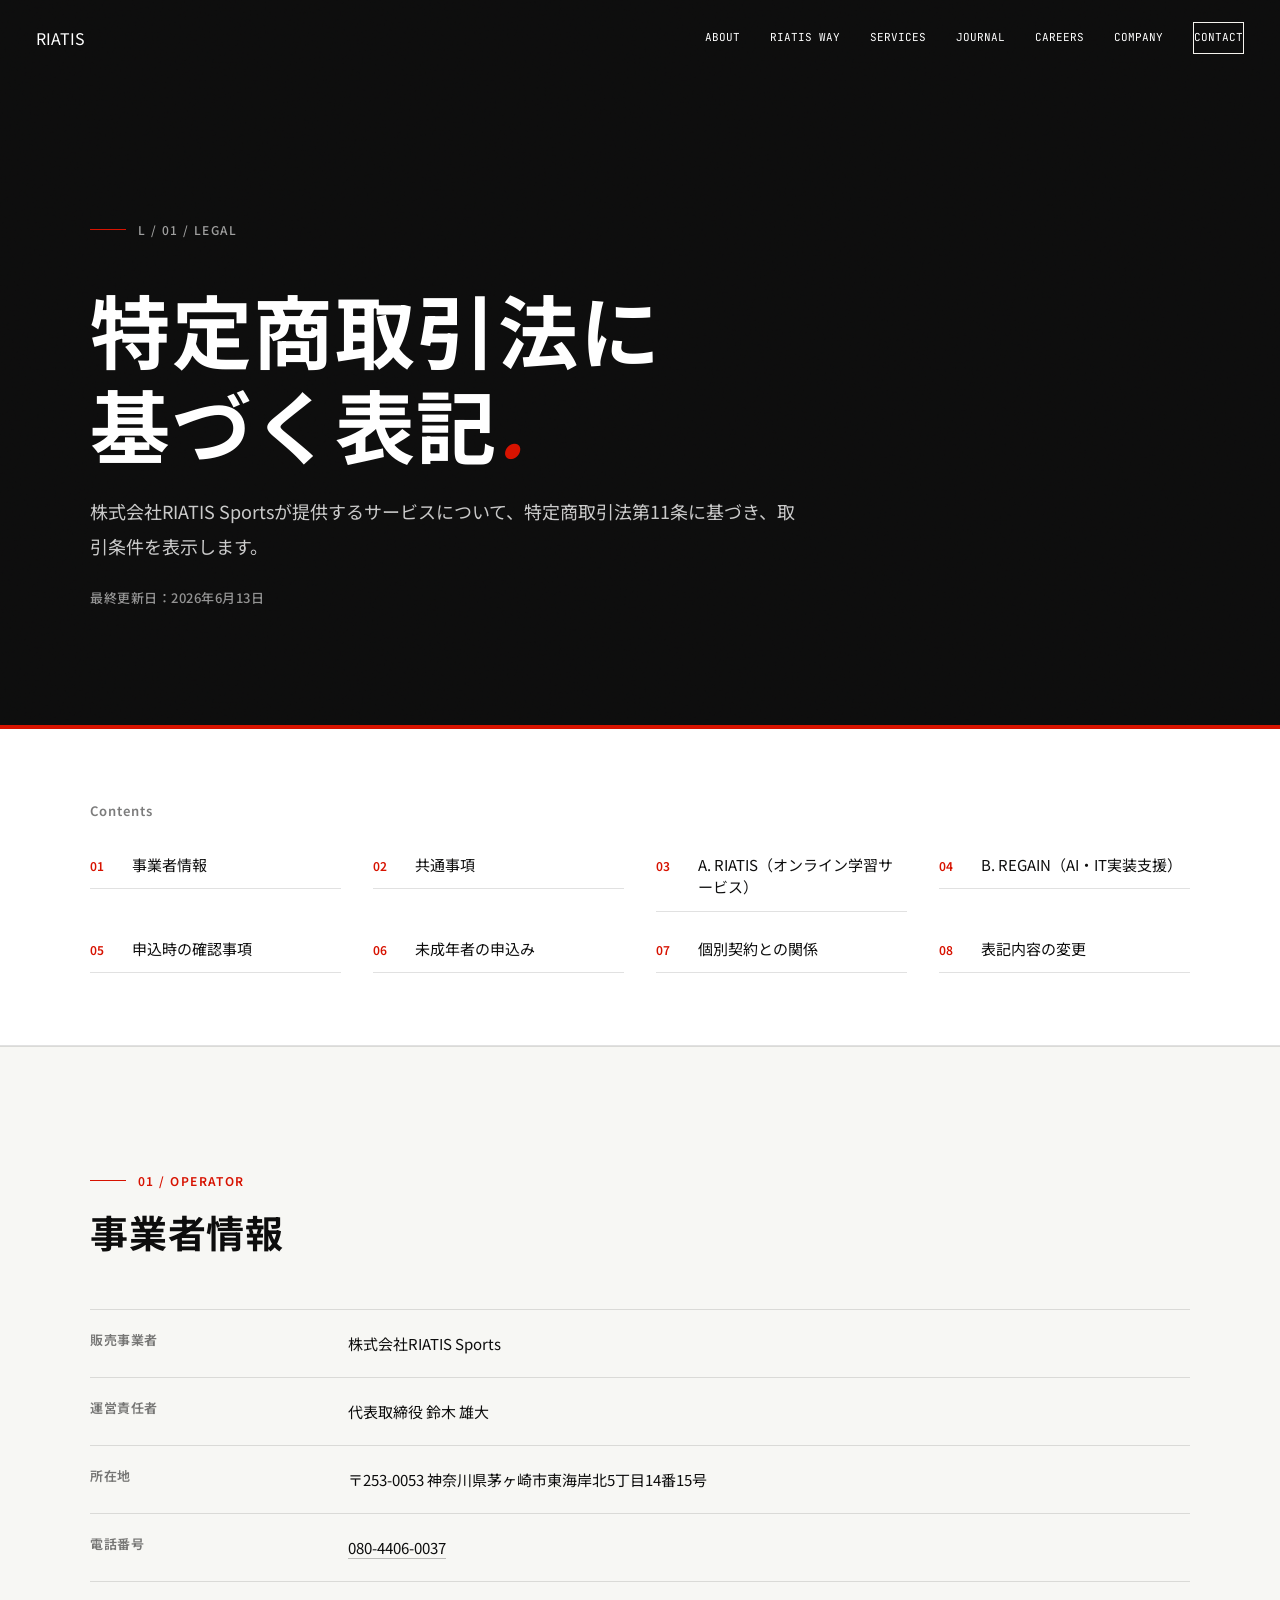
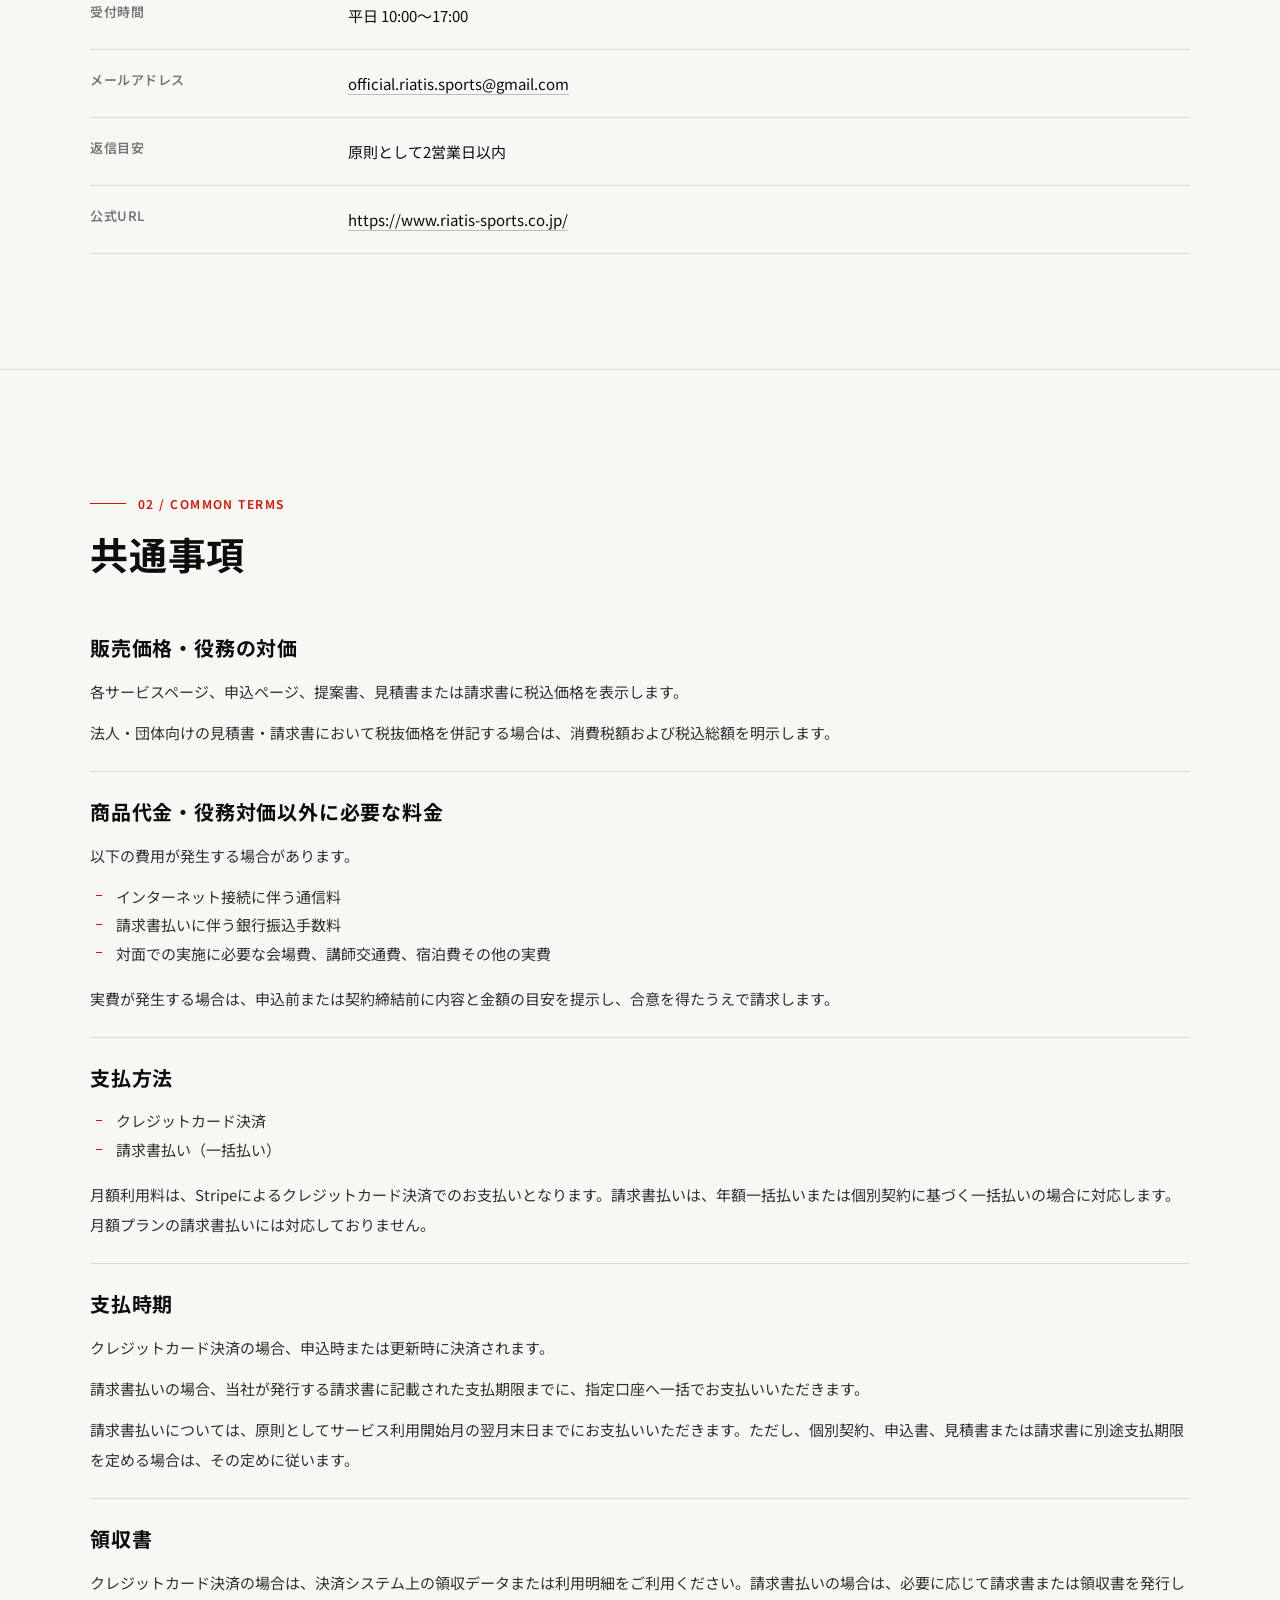
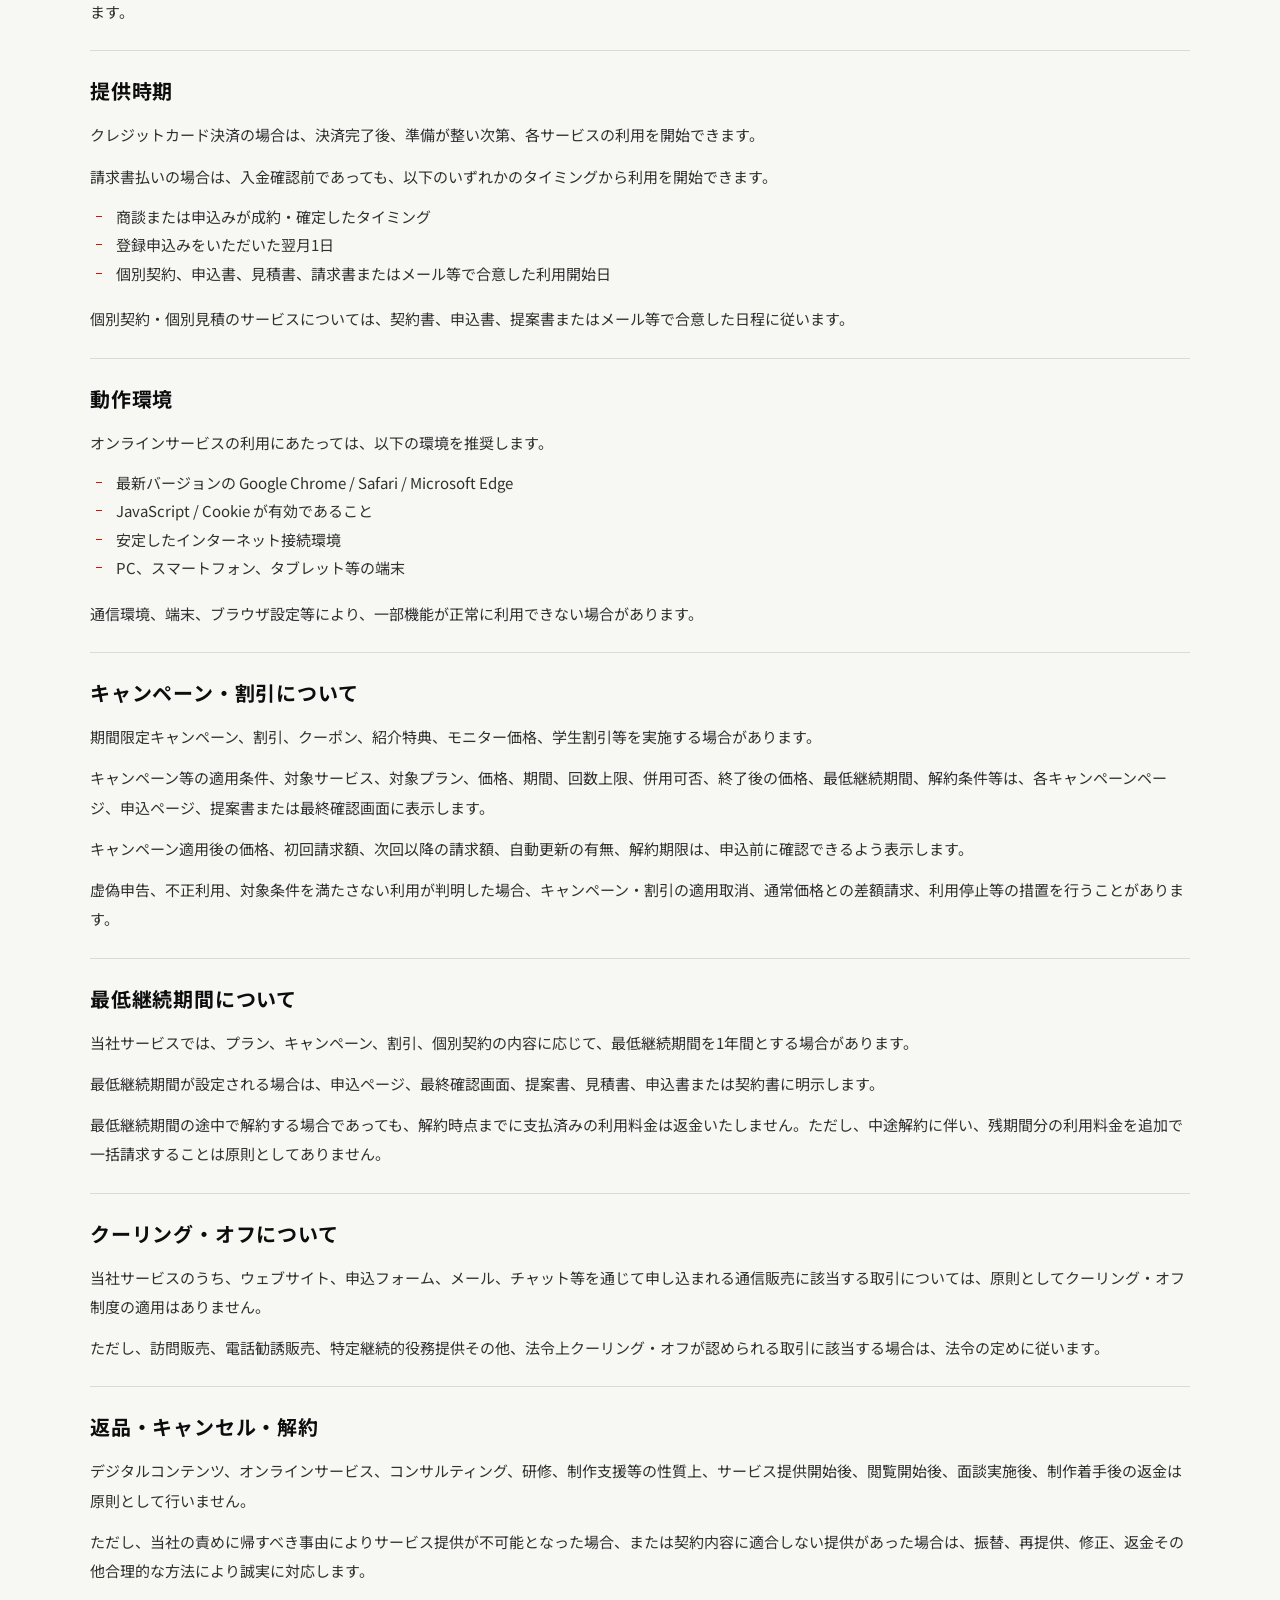
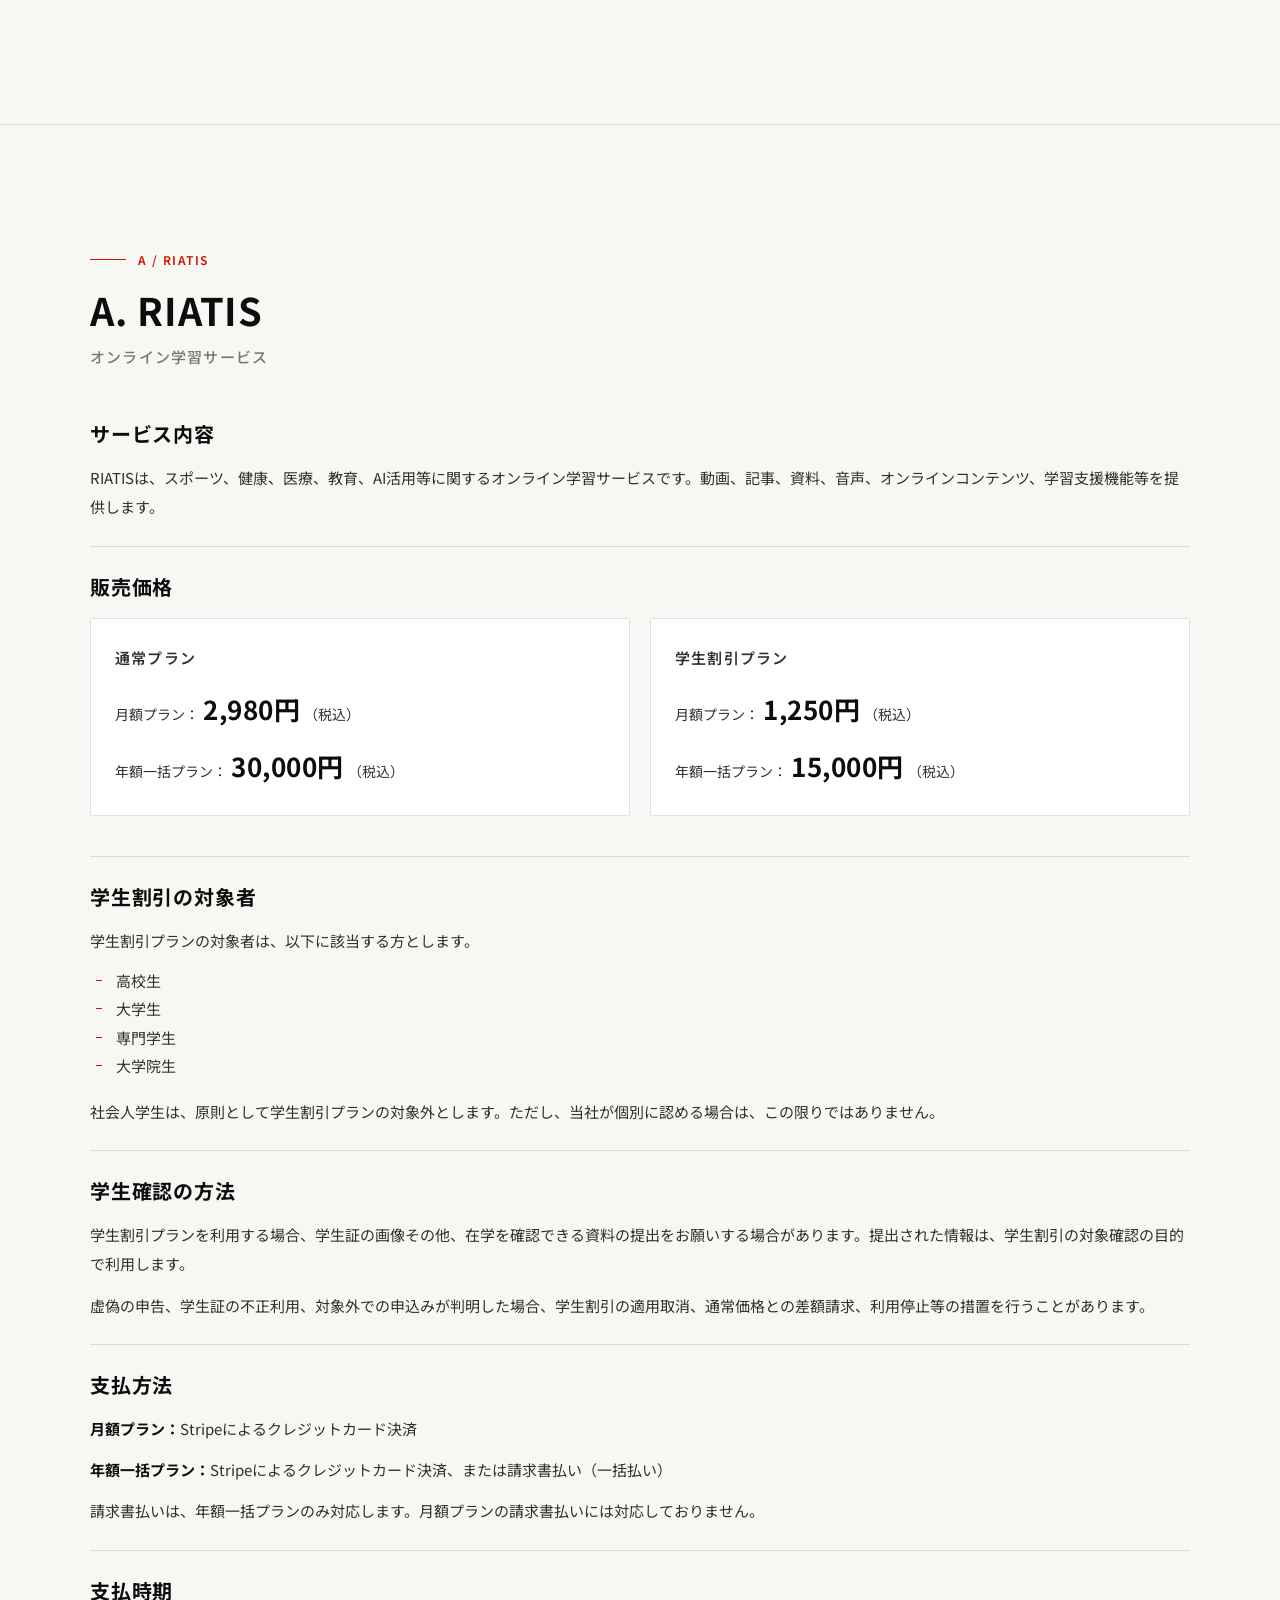
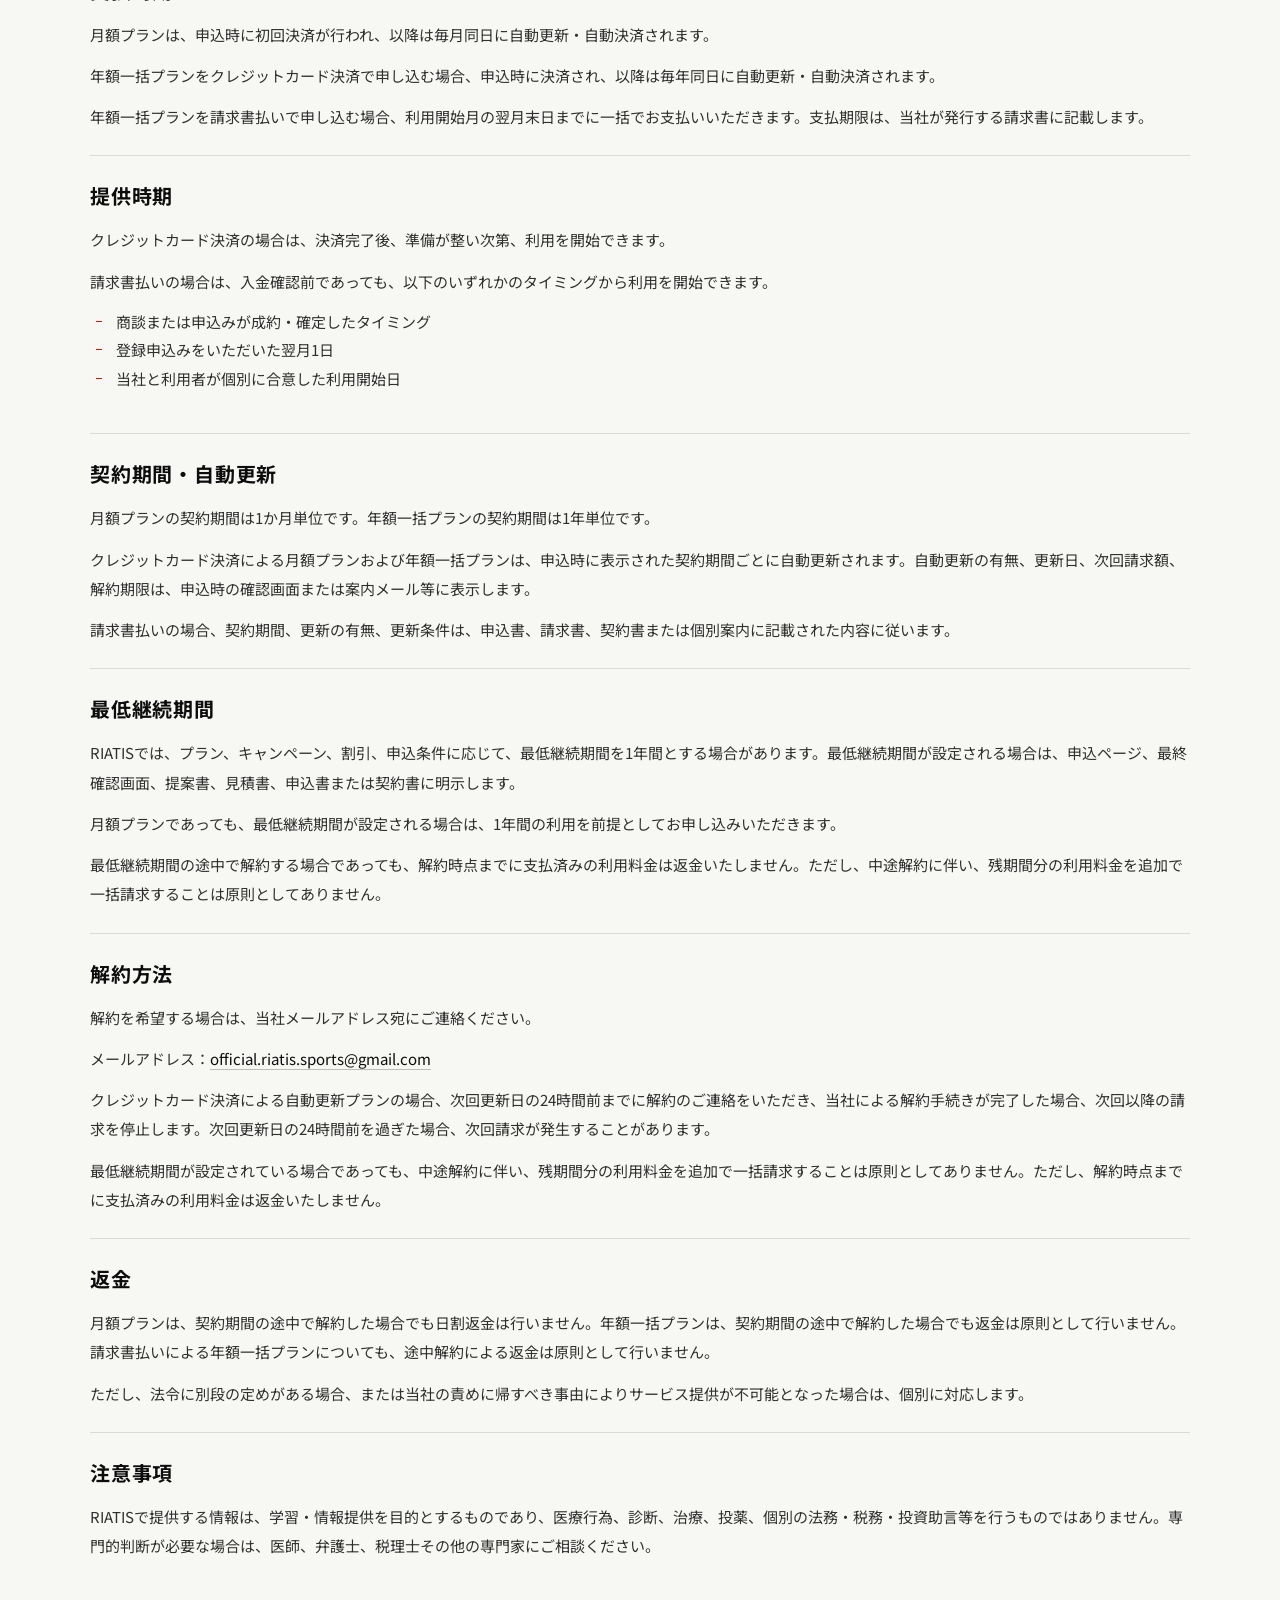
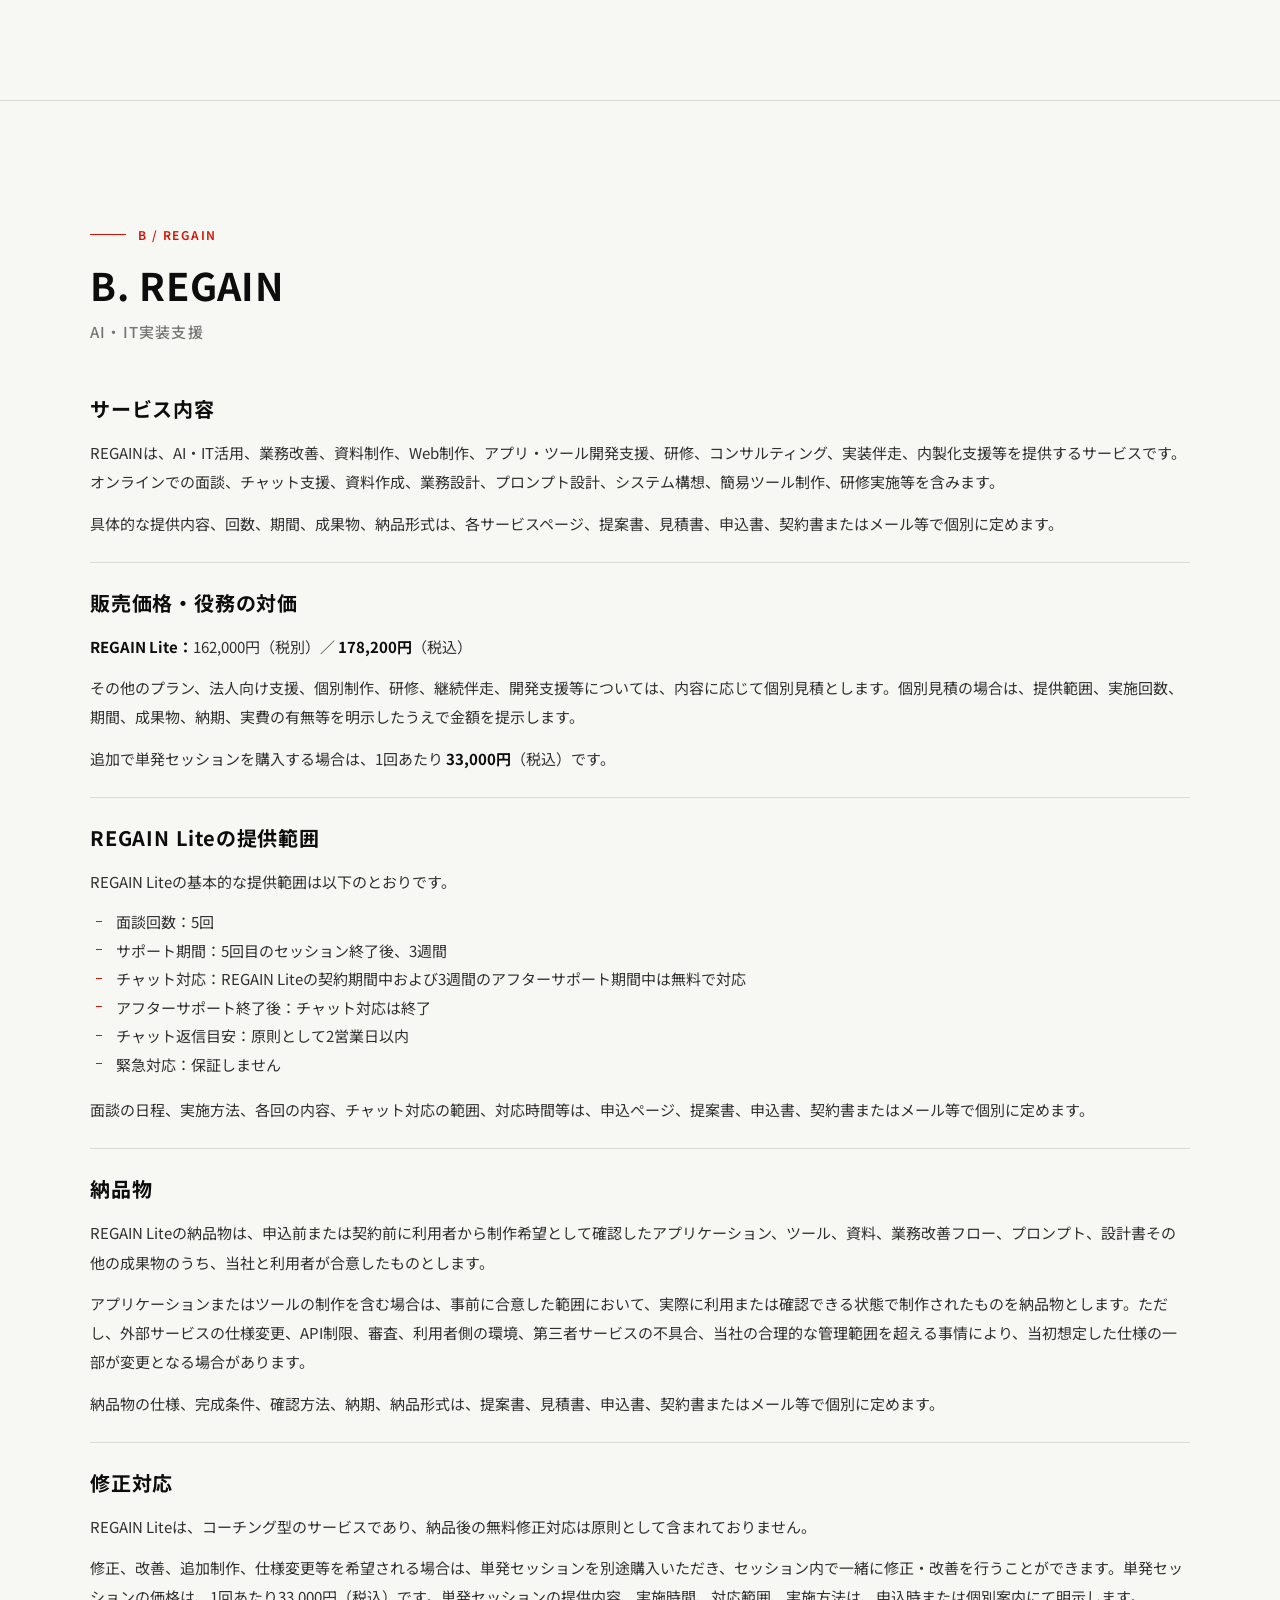
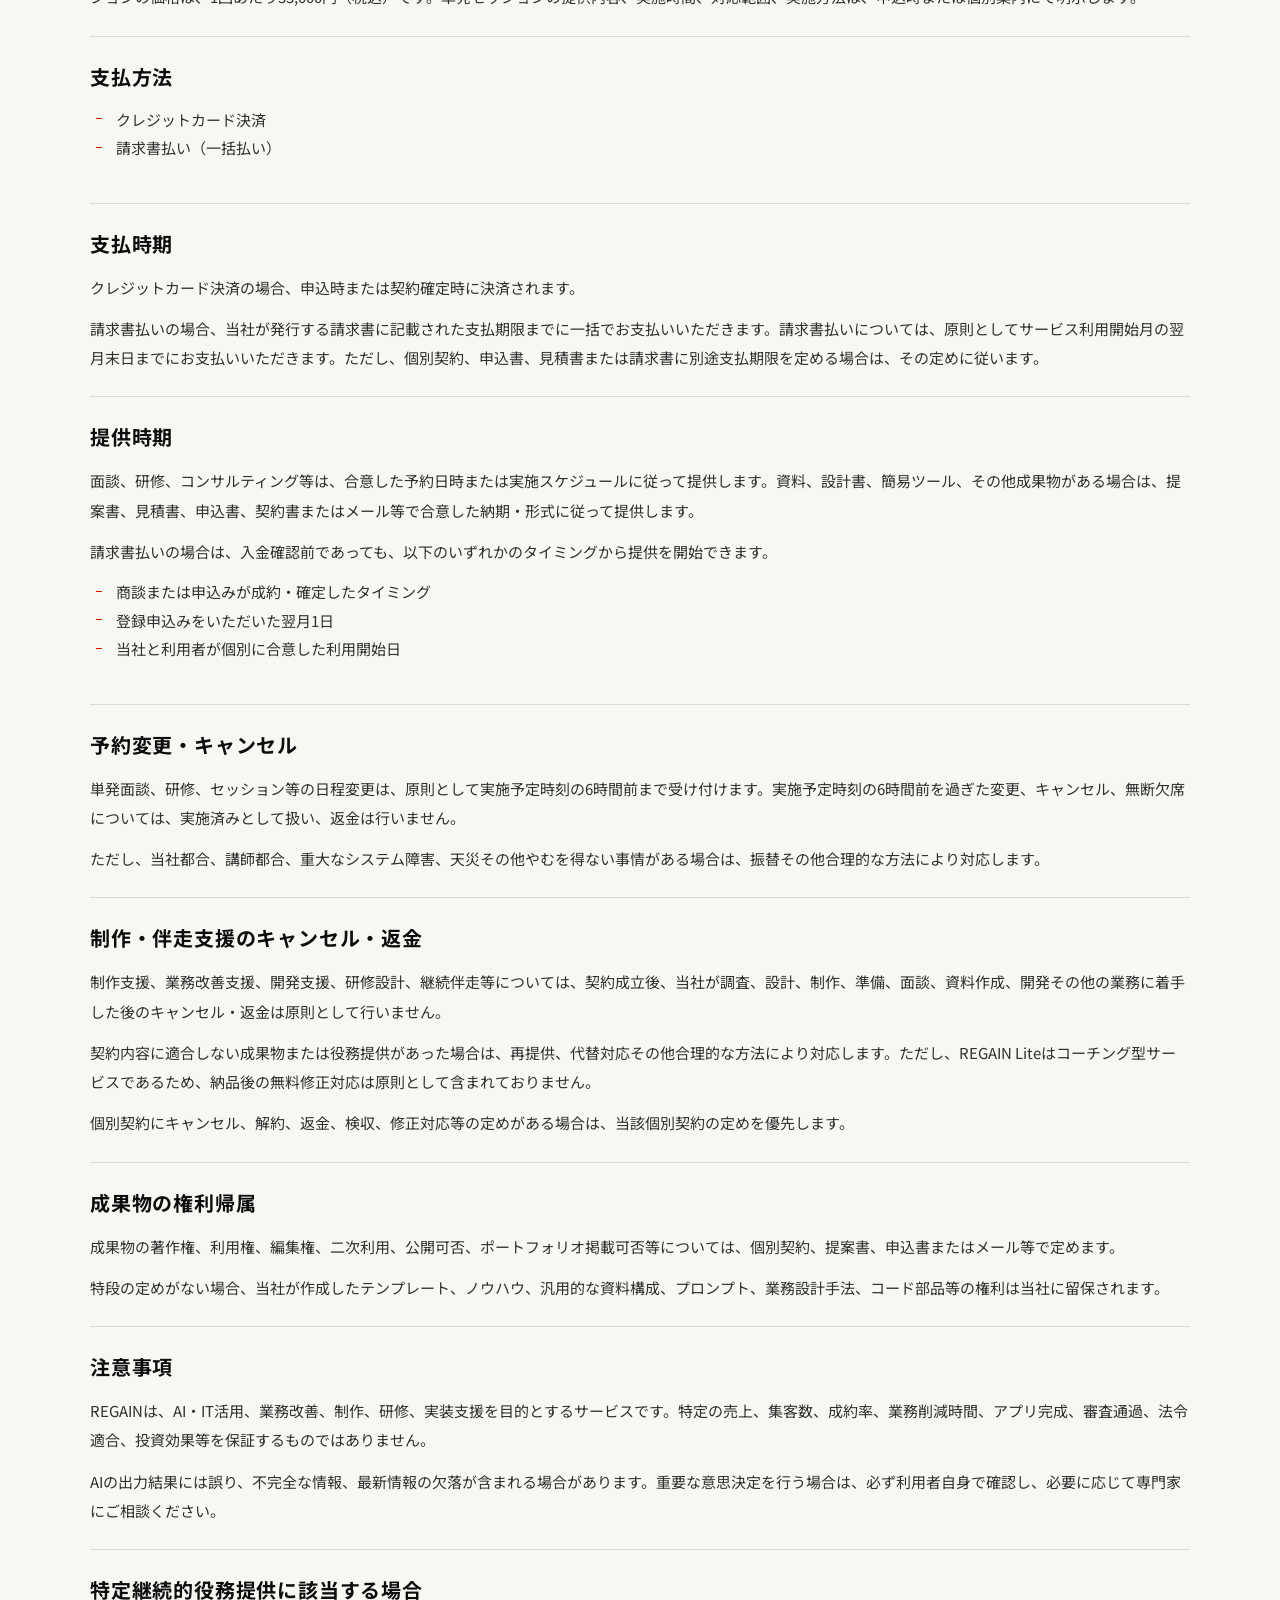
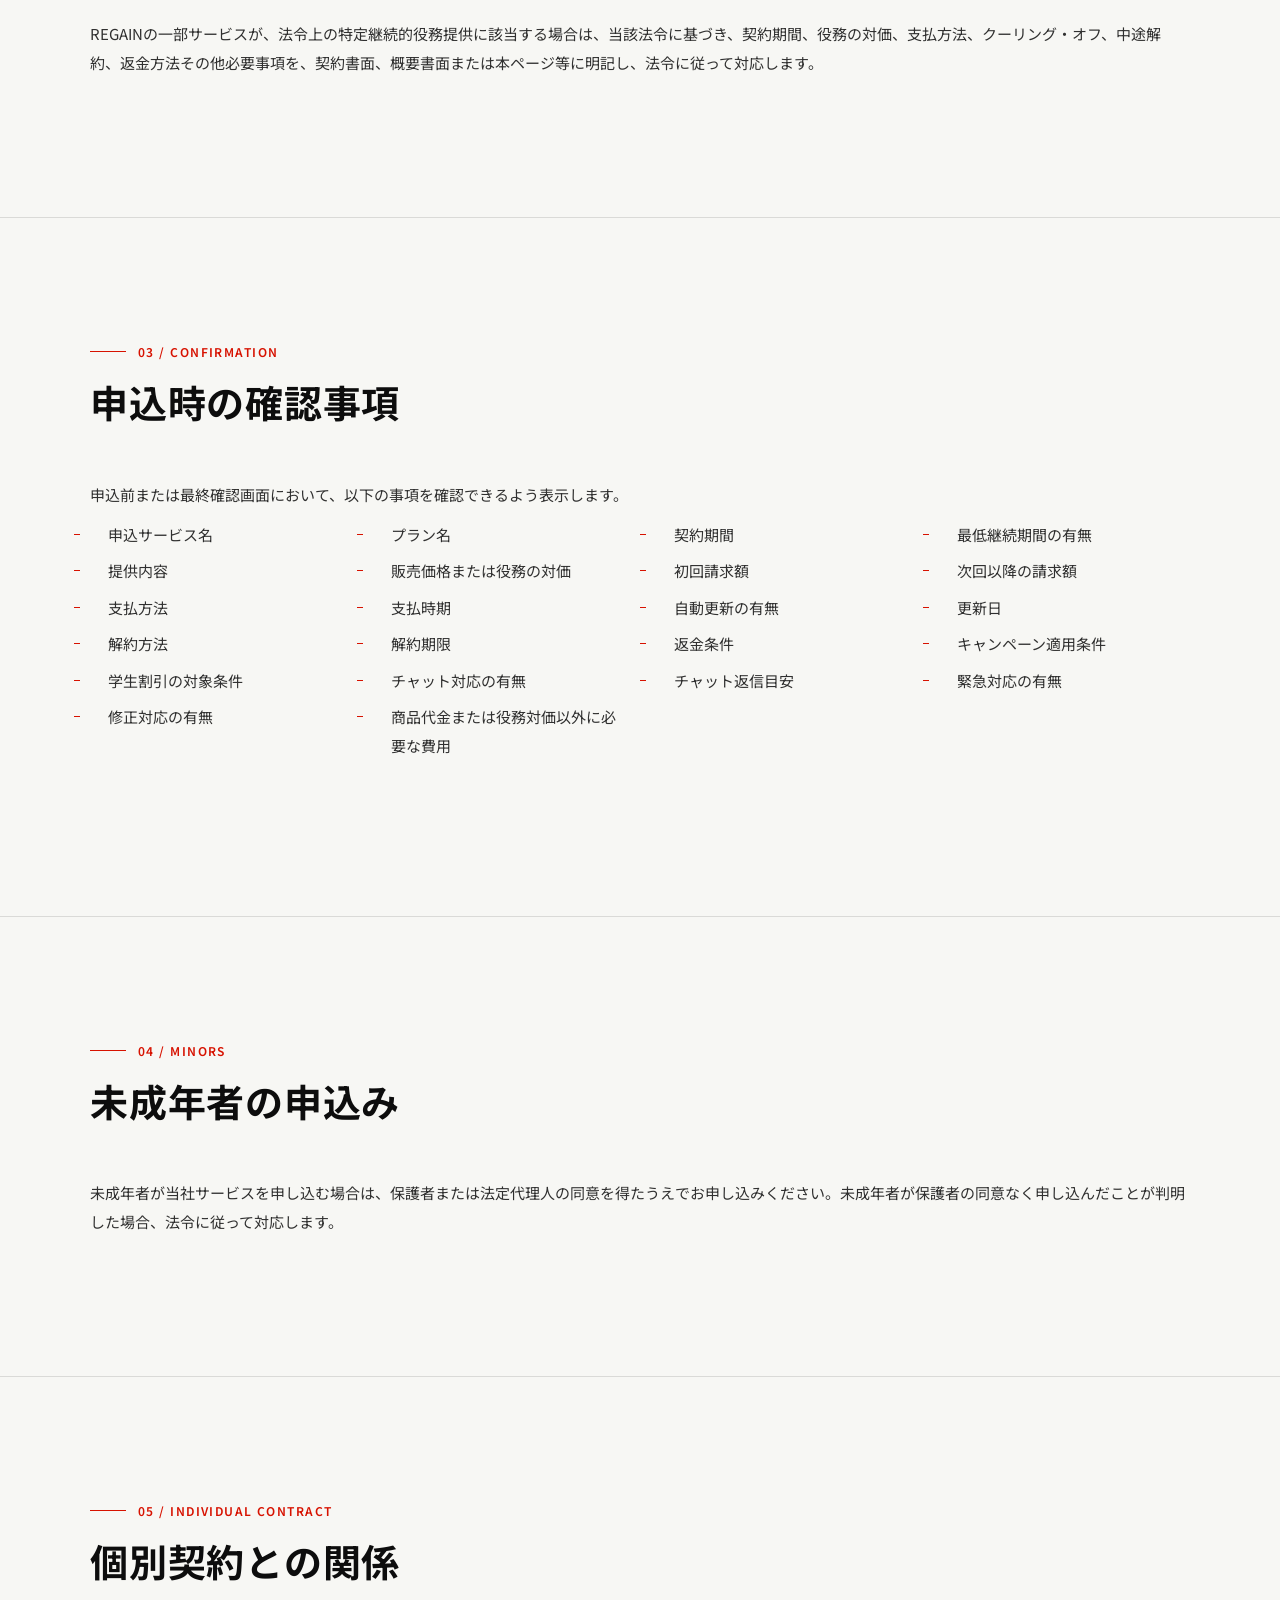
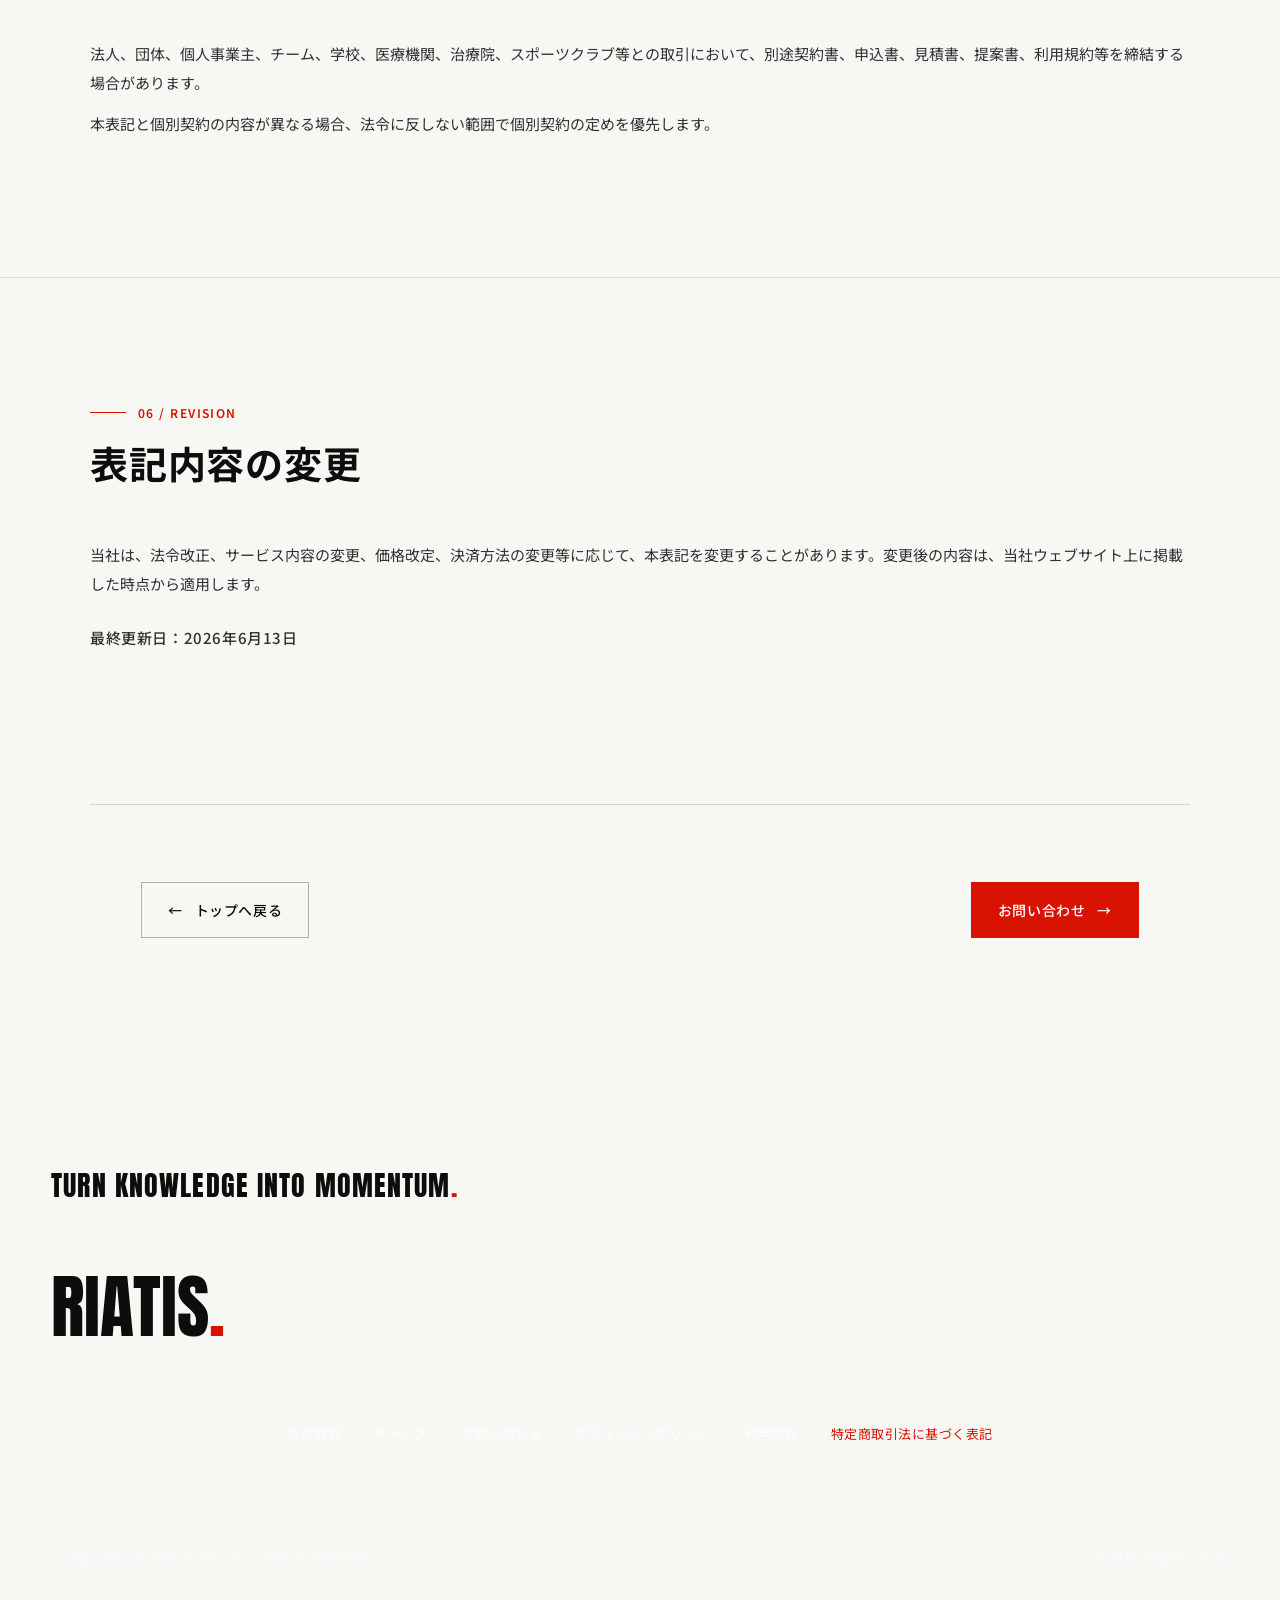
<file: tokushoho/index.html>
<!doctype html>
<html lang="ja">
  <head>
    <meta charset="UTF-8" />
    <meta name="viewport" content="width=device-width, initial-scale=1.0" />
    <title>特定商取引法に基づく表記｜株式会社RIATIS Sports</title>
    <meta
      name="description"
      content="株式会社RIATIS Sportsが提供するサービス『RIATIS』『REGAIN』に関する特定商取引法に基づく表記。事業者情報・販売価格・支払方法・解約条件等を掲載しています。"
    />
    <meta name="robots" content="index, follow" />
    <link rel="canonical" href="https://www.riatis-sports.co.jp/tokushoho/" />

    <meta property="og:type" content="article" />
    <meta property="og:site_name" content="株式会社RIATIS Sports" />
    <meta property="og:locale" content="ja_JP" />
    <meta property="og:url" content="https://www.riatis-sports.co.jp/tokushoho/" />
    <meta property="og:title" content="特定商取引法に基づく表記｜株式会社RIATIS Sports" />
    <meta
      property="og:description"
      content="株式会社RIATIS Sportsが提供するサービスに関する特定商取引法に基づく表記。"
    />
    <meta property="og:image" content="https://www.riatis-sports.co.jp/assets/ogp.png" />
    <meta property="og:image:type" content="image/png" />
    <meta property="og:image:width" content="1200" />
    <meta property="og:image:height" content="630" />
    <meta property="og:image:alt" content="RIATIS Sports / TURN KNOWLEDGE INTO MOMENTUM." />

    <meta name="twitter:card" content="summary" />
    <meta name="twitter:title" content="特定商取引法に基づく表記｜株式会社RIATIS Sports" />
    <meta name="twitter:description" content="株式会社RIATIS Sportsの特定商取引法に基づく表記。" />

    <link rel="preconnect" href="https://fonts.googleapis.com" />
    <link rel="preconnect" href="https://fonts.gstatic.com" crossorigin />
    <link
      href="https://fonts.googleapis.com/css2?family=Anton&family=Inter:wght@700;800&family=JetBrains+Mono:wght@400;500;700&family=Noto+Sans+JP:wght@300;400;500;700;900&family=Shippori+Mincho:wght@500;700;900&display=swap"
      rel="stylesheet"
    />
    <link rel="icon" href="../assets/favicon.svg" type="image/svg+xml" />
    <link rel="stylesheet" href="../styles.css" />
  </head>
  <body id="top" data-dir="01-pulse" class="legal-page">
    <div class="grain" aria-hidden="true"></div>

    <header class="site-header">
      <nav class="site-nav" aria-label="Global navigation">
        <a href="../" class="logo" aria-label="RIATIS Sports top">
          <span class="dot" aria-hidden="true"></span>
          RIATIS
        </a>
        <button class="menu-btn" id="menuBtn" type="button" aria-label="メニューを開く" aria-expanded="false" aria-controls="globalNav">
          <span></span>
          <span></span>
        </button>
        <ul class="nav-links" id="globalNav">
          <li><a href="../#why" data-num="01">About</a></li>
          <li><a href="../#way" data-num="02">RIATIS Way</a></li>
          <li><a href="../#services" data-num="03">Services</a></li>
          <li><a href="../#journal" data-num="04">Journal</a></li>
          <li><a href="../#join" data-num="05">Careers</a></li>
          <li><a href="../#company" data-num="06">Company</a></li>
          <li class="nav-cta-item"><a href="https://forms.gle/g3MTA5E4Eo7yXNcA6" class="nav-cta" target="_blank" rel="noopener">Contact</a></li>
        </ul>
      </nav>
    </header>

    <main class="legal">
      <section class="legal-hero" data-theme="dark" aria-labelledby="legal-title">
        <div class="legal-hero-inner">
          <p class="eyebrow">L / 01 / Legal</p>
          <h1 id="legal-title">特定商取引法に<br />基づく表記<em class="red">.</em></h1>
          <p class="legal-lead">
            株式会社RIATIS Sportsが提供するサービスについて、特定商取引法第11条に基づき、取引条件を表示します。
          </p>
          <p class="legal-update">最終更新日：2026年6月13日</p>
        </div>
      </section>

      <nav class="legal-toc" data-theme="light" aria-label="目次">
        <p class="legal-toc__title">Contents</p>
        <ol>
          <li><a href="#operator">事業者情報</a></li>
          <li><a href="#common">共通事項</a></li>
          <li><a href="#riatis">A. RIATIS（オンライン学習サービス）</a></li>
          <li><a href="#regain">B. REGAIN（AI・IT実装支援）</a></li>
          <li><a href="#confirm">申込時の確認事項</a></li>
          <li><a href="#minor">未成年者の申込み</a></li>
          <li><a href="#contract">個別契約との関係</a></li>
          <li><a href="#changes">表記内容の変更</a></li>
        </ol>
      </nav>

      <section class="legal-section" id="operator" data-theme="light" aria-labelledby="operator-title">
        <div class="legal-section__head">
          <p class="eyebrow">01 / Operator</p>
          <h2 id="operator-title">事業者情報</h2>
        </div>
        <dl class="legal-dl">
          <div class="legal-dl__row">
            <dt>販売事業者</dt>
            <dd>株式会社RIATIS Sports</dd>
          </div>
          <div class="legal-dl__row">
            <dt>運営責任者</dt>
            <dd>代表取締役 鈴木 雄大</dd>
          </div>
          <div class="legal-dl__row">
            <dt>所在地</dt>
            <dd>〒253-0053 神奈川県茅ヶ崎市東海岸北5丁目14番15号</dd>
          </div>
          <div class="legal-dl__row">
            <dt>電話番号</dt>
            <dd><a href="tel:+81804406037">080-4406-0037</a></dd>
          </div>
          <div class="legal-dl__row">
            <dt>受付時間</dt>
            <dd>平日 10:00〜17:00</dd>
          </div>
          <div class="legal-dl__row">
            <dt>メールアドレス</dt>
            <dd><a href="mailto:official.riatis.sports@gmail.com">official.riatis.sports@gmail.com</a></dd>
          </div>
          <div class="legal-dl__row">
            <dt>返信目安</dt>
            <dd>原則として2営業日以内</dd>
          </div>
          <div class="legal-dl__row">
            <dt>公式URL</dt>
            <dd><a href="https://www.riatis-sports.co.jp/" target="_blank" rel="noopener">https://www.riatis-sports.co.jp/</a></dd>
          </div>
        </dl>
      </section>

      <section class="legal-section" id="common" data-theme="light" aria-labelledby="common-title">
        <div class="legal-section__head">
          <p class="eyebrow">02 / Common Terms</p>
          <h2 id="common-title">共通事項</h2>
        </div>

        <article class="legal-block">
          <h3>販売価格・役務の対価</h3>
          <p>各サービスページ、申込ページ、提案書、見積書または請求書に税込価格を表示します。</p>
          <p>法人・団体向けの見積書・請求書において税抜価格を併記する場合は、消費税額および税込総額を明示します。</p>
        </article>

        <article class="legal-block">
          <h3>商品代金・役務対価以外に必要な料金</h3>
          <p>以下の費用が発生する場合があります。</p>
          <ul>
            <li>インターネット接続に伴う通信料</li>
            <li>請求書払いに伴う銀行振込手数料</li>
            <li>対面での実施に必要な会場費、講師交通費、宿泊費その他の実費</li>
          </ul>
          <p>実費が発生する場合は、申込前または契約締結前に内容と金額の目安を提示し、合意を得たうえで請求します。</p>
        </article>

        <article class="legal-block">
          <h3>支払方法</h3>
          <ul>
            <li>クレジットカード決済</li>
            <li>請求書払い（一括払い）</li>
          </ul>
          <p>月額利用料は、Stripeによるクレジットカード決済でのお支払いとなります。請求書払いは、年額一括払いまたは個別契約に基づく一括払いの場合に対応します。月額プランの請求書払いには対応しておりません。</p>
        </article>

        <article class="legal-block">
          <h3>支払時期</h3>
          <p>クレジットカード決済の場合、申込時または更新時に決済されます。</p>
          <p>請求書払いの場合、当社が発行する請求書に記載された支払期限までに、指定口座へ一括でお支払いいただきます。</p>
          <p>請求書払いについては、原則としてサービス利用開始月の翌月末日までにお支払いいただきます。ただし、個別契約、申込書、見積書または請求書に別途支払期限を定める場合は、その定めに従います。</p>
        </article>

        <article class="legal-block">
          <h3>領収書</h3>
          <p>クレジットカード決済の場合は、決済システム上の領収データまたは利用明細をご利用ください。請求書払いの場合は、必要に応じて請求書または領収書を発行します。</p>
        </article>

        <article class="legal-block">
          <h3>提供時期</h3>
          <p>クレジットカード決済の場合は、決済完了後、準備が整い次第、各サービスの利用を開始できます。</p>
          <p>請求書払いの場合は、入金確認前であっても、以下のいずれかのタイミングから利用を開始できます。</p>
          <ul>
            <li>商談または申込みが成約・確定したタイミング</li>
            <li>登録申込みをいただいた翌月1日</li>
            <li>個別契約、申込書、見積書、請求書またはメール等で合意した利用開始日</li>
          </ul>
          <p>個別契約・個別見積のサービスについては、契約書、申込書、提案書またはメール等で合意した日程に従います。</p>
        </article>

        <article class="legal-block">
          <h3>動作環境</h3>
          <p>オンラインサービスの利用にあたっては、以下の環境を推奨します。</p>
          <ul>
            <li>最新バージョンの Google Chrome / Safari / Microsoft Edge</li>
            <li>JavaScript / Cookie が有効であること</li>
            <li>安定したインターネット接続環境</li>
            <li>PC、スマートフォン、タブレット等の端末</li>
          </ul>
          <p>通信環境、端末、ブラウザ設定等により、一部機能が正常に利用できない場合があります。</p>
        </article>

        <article class="legal-block">
          <h3>キャンペーン・割引について</h3>
          <p>期間限定キャンペーン、割引、クーポン、紹介特典、モニター価格、学生割引等を実施する場合があります。</p>
          <p>キャンペーン等の適用条件、対象サービス、対象プラン、価格、期間、回数上限、併用可否、終了後の価格、最低継続期間、解約条件等は、各キャンペーンページ、申込ページ、提案書または最終確認画面に表示します。</p>
          <p>キャンペーン適用後の価格、初回請求額、次回以降の請求額、自動更新の有無、解約期限は、申込前に確認できるよう表示します。</p>
          <p>虚偽申告、不正利用、対象条件を満たさない利用が判明した場合、キャンペーン・割引の適用取消、通常価格との差額請求、利用停止等の措置を行うことがあります。</p>
        </article>

        <article class="legal-block">
          <h3>最低継続期間について</h3>
          <p>当社サービスでは、プラン、キャンペーン、割引、個別契約の内容に応じて、最低継続期間を1年間とする場合があります。</p>
          <p>最低継続期間が設定される場合は、申込ページ、最終確認画面、提案書、見積書、申込書または契約書に明示します。</p>
          <p>最低継続期間の途中で解約する場合であっても、解約時点までに支払済みの利用料金は返金いたしません。ただし、中途解約に伴い、残期間分の利用料金を追加で一括請求することは原則としてありません。</p>
        </article>

        <article class="legal-block">
          <h3>クーリング・オフについて</h3>
          <p>当社サービスのうち、ウェブサイト、申込フォーム、メール、チャット等を通じて申し込まれる通信販売に該当する取引については、原則としてクーリング・オフ制度の適用はありません。</p>
          <p>ただし、訪問販売、電話勧誘販売、特定継続的役務提供その他、法令上クーリング・オフが認められる取引に該当する場合は、法令の定めに従います。</p>
        </article>

        <article class="legal-block">
          <h3>返品・キャンセル・解約</h3>
          <p>デジタルコンテンツ、オンラインサービス、コンサルティング、研修、制作支援等の性質上、サービス提供開始後、閲覧開始後、面談実施後、制作着手後の返金は原則として行いません。</p>
          <p>ただし、当社の責めに帰すべき事由によりサービス提供が不可能となった場合、または契約内容に適合しない提供があった場合は、振替、再提供、修正、返金その他合理的な方法により誠実に対応します。</p>
        </article>
      </section>

      <section class="legal-section" id="riatis" data-theme="light" aria-labelledby="riatis-title">
        <div class="legal-section__head">
          <p class="eyebrow">A / RIATIS</p>
          <h2 id="riatis-title">A. RIATIS<span class="legal-section__sub">オンライン学習サービス</span></h2>
        </div>

        <article class="legal-block">
          <h3>サービス内容</h3>
          <p>RIATISは、スポーツ、健康、医療、教育、AI活用等に関するオンライン学習サービスです。動画、記事、資料、音声、オンラインコンテンツ、学習支援機能等を提供します。</p>
        </article>

        <article class="legal-block">
          <h3>販売価格</h3>
          <div class="legal-pricing">
            <div class="legal-pricing__card">
              <p class="legal-pricing__label">通常プラン</p>
              <ul>
                <li>月額プラン：<strong>2,980円</strong>（税込）</li>
                <li>年額一括プラン：<strong>30,000円</strong>（税込）</li>
              </ul>
            </div>
            <div class="legal-pricing__card">
              <p class="legal-pricing__label">学生割引プラン</p>
              <ul>
                <li>月額プラン：<strong>1,250円</strong>（税込）</li>
                <li>年額一括プラン：<strong>15,000円</strong>（税込）</li>
              </ul>
            </div>
          </div>
        </article>

        <article class="legal-block">
          <h3>学生割引の対象者</h3>
          <p>学生割引プランの対象者は、以下に該当する方とします。</p>
          <ul>
            <li>高校生</li>
            <li>大学生</li>
            <li>専門学生</li>
            <li>大学院生</li>
          </ul>
          <p>社会人学生は、原則として学生割引プランの対象外とします。ただし、当社が個別に認める場合は、この限りではありません。</p>
        </article>

        <article class="legal-block">
          <h3>学生確認の方法</h3>
          <p>学生割引プランを利用する場合、学生証の画像その他、在学を確認できる資料の提出をお願いする場合があります。提出された情報は、学生割引の対象確認の目的で利用します。</p>
          <p>虚偽の申告、学生証の不正利用、対象外での申込みが判明した場合、学生割引の適用取消、通常価格との差額請求、利用停止等の措置を行うことがあります。</p>
        </article>

        <article class="legal-block">
          <h3>支払方法</h3>
          <p><strong>月額プラン：</strong>Stripeによるクレジットカード決済</p>
          <p><strong>年額一括プラン：</strong>Stripeによるクレジットカード決済、または請求書払い（一括払い）</p>
          <p>請求書払いは、年額一括プランのみ対応します。月額プランの請求書払いには対応しておりません。</p>
        </article>

        <article class="legal-block">
          <h3>支払時期</h3>
          <p>月額プランは、申込時に初回決済が行われ、以降は毎月同日に自動更新・自動決済されます。</p>
          <p>年額一括プランをクレジットカード決済で申し込む場合、申込時に決済され、以降は毎年同日に自動更新・自動決済されます。</p>
          <p>年額一括プランを請求書払いで申し込む場合、利用開始月の翌月末日までに一括でお支払いいただきます。支払期限は、当社が発行する請求書に記載します。</p>
        </article>

        <article class="legal-block">
          <h3>提供時期</h3>
          <p>クレジットカード決済の場合は、決済完了後、準備が整い次第、利用を開始できます。</p>
          <p>請求書払いの場合は、入金確認前であっても、以下のいずれかのタイミングから利用を開始できます。</p>
          <ul>
            <li>商談または申込みが成約・確定したタイミング</li>
            <li>登録申込みをいただいた翌月1日</li>
            <li>当社と利用者が個別に合意した利用開始日</li>
          </ul>
        </article>

        <article class="legal-block">
          <h3>契約期間・自動更新</h3>
          <p>月額プランの契約期間は1か月単位です。年額一括プランの契約期間は1年単位です。</p>
          <p>クレジットカード決済による月額プランおよび年額一括プランは、申込時に表示された契約期間ごとに自動更新されます。自動更新の有無、更新日、次回請求額、解約期限は、申込時の確認画面または案内メール等に表示します。</p>
          <p>請求書払いの場合、契約期間、更新の有無、更新条件は、申込書、請求書、契約書または個別案内に記載された内容に従います。</p>
        </article>

        <article class="legal-block">
          <h3>最低継続期間</h3>
          <p>RIATISでは、プラン、キャンペーン、割引、申込条件に応じて、最低継続期間を1年間とする場合があります。最低継続期間が設定される場合は、申込ページ、最終確認画面、提案書、見積書、申込書または契約書に明示します。</p>
          <p>月額プランであっても、最低継続期間が設定される場合は、1年間の利用を前提としてお申し込みいただきます。</p>
          <p>最低継続期間の途中で解約する場合であっても、解約時点までに支払済みの利用料金は返金いたしません。ただし、中途解約に伴い、残期間分の利用料金を追加で一括請求することは原則としてありません。</p>
        </article>

        <article class="legal-block">
          <h3>解約方法</h3>
          <p>解約を希望する場合は、当社メールアドレス宛にご連絡ください。</p>
          <p>メールアドレス：<a href="mailto:official.riatis.sports@gmail.com">official.riatis.sports@gmail.com</a></p>
          <p>クレジットカード決済による自動更新プランの場合、次回更新日の24時間前までに解約のご連絡をいただき、当社による解約手続きが完了した場合、次回以降の請求を停止します。次回更新日の24時間前を過ぎた場合、次回請求が発生することがあります。</p>
          <p>最低継続期間が設定されている場合であっても、中途解約に伴い、残期間分の利用料金を追加で一括請求することは原則としてありません。ただし、解約時点までに支払済みの利用料金は返金いたしません。</p>
        </article>

        <article class="legal-block">
          <h3>返金</h3>
          <p>月額プランは、契約期間の途中で解約した場合でも日割返金は行いません。年額一括プランは、契約期間の途中で解約した場合でも返金は原則として行いません。請求書払いによる年額一括プランについても、途中解約による返金は原則として行いません。</p>
          <p>ただし、法令に別段の定めがある場合、または当社の責めに帰すべき事由によりサービス提供が不可能となった場合は、個別に対応します。</p>
        </article>

        <article class="legal-block">
          <h3>注意事項</h3>
          <p>RIATISで提供する情報は、学習・情報提供を目的とするものであり、医療行為、診断、治療、投薬、個別の法務・税務・投資助言等を行うものではありません。専門的判断が必要な場合は、医師、弁護士、税理士その他の専門家にご相談ください。</p>
        </article>
      </section>

      <section class="legal-section" id="regain" data-theme="light" aria-labelledby="regain-title">
        <div class="legal-section__head">
          <p class="eyebrow">B / REGAIN</p>
          <h2 id="regain-title">B. REGAIN<span class="legal-section__sub">AI・IT実装支援</span></h2>
        </div>

        <article class="legal-block">
          <h3>サービス内容</h3>
          <p>REGAINは、AI・IT活用、業務改善、資料制作、Web制作、アプリ・ツール開発支援、研修、コンサルティング、実装伴走、内製化支援等を提供するサービスです。オンラインでの面談、チャット支援、資料作成、業務設計、プロンプト設計、システム構想、簡易ツール制作、研修実施等を含みます。</p>
          <p>具体的な提供内容、回数、期間、成果物、納品形式は、各サービスページ、提案書、見積書、申込書、契約書またはメール等で個別に定めます。</p>
        </article>

        <article class="legal-block">
          <h3>販売価格・役務の対価</h3>
          <p><strong>REGAIN Lite：</strong>162,000円（税別）／ <strong>178,200円</strong>（税込）</p>
          <p>その他のプラン、法人向け支援、個別制作、研修、継続伴走、開発支援等については、内容に応じて個別見積とします。個別見積の場合は、提供範囲、実施回数、期間、成果物、納期、実費の有無等を明示したうえで金額を提示します。</p>
          <p>追加で単発セッションを購入する場合は、1回あたり <strong>33,000円</strong>（税込）です。</p>
        </article>

        <article class="legal-block">
          <h3>REGAIN Liteの提供範囲</h3>
          <p>REGAIN Liteの基本的な提供範囲は以下のとおりです。</p>
          <ul>
            <li>面談回数：5回</li>
            <li>サポート期間：5回目のセッション終了後、3週間</li>
            <li>チャット対応：REGAIN Liteの契約期間中および3週間のアフターサポート期間中は無料で対応</li>
            <li>アフターサポート終了後：チャット対応は終了</li>
            <li>チャット返信目安：原則として2営業日以内</li>
            <li>緊急対応：保証しません</li>
          </ul>
          <p>面談の日程、実施方法、各回の内容、チャット対応の範囲、対応時間等は、申込ページ、提案書、申込書、契約書またはメール等で個別に定めます。</p>
        </article>

        <article class="legal-block">
          <h3>納品物</h3>
          <p>REGAIN Liteの納品物は、申込前または契約前に利用者から制作希望として確認したアプリケーション、ツール、資料、業務改善フロー、プロンプト、設計書その他の成果物のうち、当社と利用者が合意したものとします。</p>
          <p>アプリケーションまたはツールの制作を含む場合は、事前に合意した範囲において、実際に利用または確認できる状態で制作されたものを納品物とします。ただし、外部サービスの仕様変更、API制限、審査、利用者側の環境、第三者サービスの不具合、当社の合理的な管理範囲を超える事情により、当初想定した仕様の一部が変更となる場合があります。</p>
          <p>納品物の仕様、完成条件、確認方法、納期、納品形式は、提案書、見積書、申込書、契約書またはメール等で個別に定めます。</p>
        </article>

        <article class="legal-block">
          <h3>修正対応</h3>
          <p>REGAIN Liteは、コーチング型のサービスであり、納品後の無料修正対応は原則として含まれておりません。</p>
          <p>修正、改善、追加制作、仕様変更等を希望される場合は、単発セッションを別途購入いただき、セッション内で一緒に修正・改善を行うことができます。単発セッションの価格は、1回あたり33,000円（税込）です。単発セッションの提供内容、実施時間、対応範囲、実施方法は、申込時または個別案内にて明示します。</p>
        </article>

        <article class="legal-block">
          <h3>支払方法</h3>
          <ul>
            <li>クレジットカード決済</li>
            <li>請求書払い（一括払い）</li>
          </ul>
        </article>

        <article class="legal-block">
          <h3>支払時期</h3>
          <p>クレジットカード決済の場合、申込時または契約確定時に決済されます。</p>
          <p>請求書払いの場合、当社が発行する請求書に記載された支払期限までに一括でお支払いいただきます。請求書払いについては、原則としてサービス利用開始月の翌月末日までにお支払いいただきます。ただし、個別契約、申込書、見積書または請求書に別途支払期限を定める場合は、その定めに従います。</p>
        </article>

        <article class="legal-block">
          <h3>提供時期</h3>
          <p>面談、研修、コンサルティング等は、合意した予約日時または実施スケジュールに従って提供します。資料、設計書、簡易ツール、その他成果物がある場合は、提案書、見積書、申込書、契約書またはメール等で合意した納期・形式に従って提供します。</p>
          <p>請求書払いの場合は、入金確認前であっても、以下のいずれかのタイミングから提供を開始できます。</p>
          <ul>
            <li>商談または申込みが成約・確定したタイミング</li>
            <li>登録申込みをいただいた翌月1日</li>
            <li>当社と利用者が個別に合意した利用開始日</li>
          </ul>
        </article>

        <article class="legal-block">
          <h3>予約変更・キャンセル</h3>
          <p>単発面談、研修、セッション等の日程変更は、原則として実施予定時刻の6時間前まで受け付けます。実施予定時刻の6時間前を過ぎた変更、キャンセル、無断欠席については、実施済みとして扱い、返金は行いません。</p>
          <p>ただし、当社都合、講師都合、重大なシステム障害、天災その他やむを得ない事情がある場合は、振替その他合理的な方法により対応します。</p>
        </article>

        <article class="legal-block">
          <h3>制作・伴走支援のキャンセル・返金</h3>
          <p>制作支援、業務改善支援、開発支援、研修設計、継続伴走等については、契約成立後、当社が調査、設計、制作、準備、面談、資料作成、開発その他の業務に着手した後のキャンセル・返金は原則として行いません。</p>
          <p>契約内容に適合しない成果物または役務提供があった場合は、再提供、代替対応その他合理的な方法により対応します。ただし、REGAIN Liteはコーチング型サービスであるため、納品後の無料修正対応は原則として含まれておりません。</p>
          <p>個別契約にキャンセル、解約、返金、検収、修正対応等の定めがある場合は、当該個別契約の定めを優先します。</p>
        </article>

        <article class="legal-block">
          <h3>成果物の権利帰属</h3>
          <p>成果物の著作権、利用権、編集権、二次利用、公開可否、ポートフォリオ掲載可否等については、個別契約、提案書、申込書またはメール等で定めます。</p>
          <p>特段の定めがない場合、当社が作成したテンプレート、ノウハウ、汎用的な資料構成、プロンプト、業務設計手法、コード部品等の権利は当社に留保されます。</p>
        </article>

        <article class="legal-block">
          <h3>注意事項</h3>
          <p>REGAINは、AI・IT活用、業務改善、制作、研修、実装支援を目的とするサービスです。特定の売上、集客数、成約率、業務削減時間、アプリ完成、審査通過、法令適合、投資効果等を保証するものではありません。</p>
          <p>AIの出力結果には誤り、不完全な情報、最新情報の欠落が含まれる場合があります。重要な意思決定を行う場合は、必ず利用者自身で確認し、必要に応じて専門家にご相談ください。</p>
        </article>

        <article class="legal-block">
          <h3>特定継続的役務提供に該当する場合</h3>
          <p>REGAINの一部サービスが、法令上の特定継続的役務提供に該当する場合は、当該法令に基づき、契約期間、役務の対価、支払方法、クーリング・オフ、中途解約、返金方法その他必要事項を、契約書面、概要書面または本ページ等に明記し、法令に従って対応します。</p>
        </article>
      </section>

      <section class="legal-section" id="confirm" data-theme="light" aria-labelledby="confirm-title">
        <div class="legal-section__head">
          <p class="eyebrow">03 / Confirmation</p>
          <h2 id="confirm-title">申込時の確認事項</h2>
        </div>
        <article class="legal-block">
          <p>申込前または最終確認画面において、以下の事項を確認できるよう表示します。</p>
          <ul class="legal-cols">
            <li>申込サービス名</li>
            <li>プラン名</li>
            <li>契約期間</li>
            <li>最低継続期間の有無</li>
            <li>提供内容</li>
            <li>販売価格または役務の対価</li>
            <li>初回請求額</li>
            <li>次回以降の請求額</li>
            <li>支払方法</li>
            <li>支払時期</li>
            <li>自動更新の有無</li>
            <li>更新日</li>
            <li>解約方法</li>
            <li>解約期限</li>
            <li>返金条件</li>
            <li>キャンペーン適用条件</li>
            <li>学生割引の対象条件</li>
            <li>チャット対応の有無</li>
            <li>チャット返信目安</li>
            <li>緊急対応の有無</li>
            <li>修正対応の有無</li>
            <li>商品代金または役務対価以外に必要な費用</li>
          </ul>
        </article>
      </section>

      <section class="legal-section" id="minor" data-theme="light" aria-labelledby="minor-title">
        <div class="legal-section__head">
          <p class="eyebrow">04 / Minors</p>
          <h2 id="minor-title">未成年者の申込み</h2>
        </div>
        <article class="legal-block">
          <p>未成年者が当社サービスを申し込む場合は、保護者または法定代理人の同意を得たうえでお申し込みください。未成年者が保護者の同意なく申し込んだことが判明した場合、法令に従って対応します。</p>
        </article>
      </section>

      <section class="legal-section" id="contract" data-theme="light" aria-labelledby="contract-title">
        <div class="legal-section__head">
          <p class="eyebrow">05 / Individual Contract</p>
          <h2 id="contract-title">個別契約との関係</h2>
        </div>
        <article class="legal-block">
          <p>法人、団体、個人事業主、チーム、学校、医療機関、治療院、スポーツクラブ等との取引において、別途契約書、申込書、見積書、提案書、利用規約等を締結する場合があります。</p>
          <p>本表記と個別契約の内容が異なる場合、法令に反しない範囲で個別契約の定めを優先します。</p>
        </article>
      </section>

      <section class="legal-section legal-section--last" id="changes" data-theme="light" aria-labelledby="changes-title">
        <div class="legal-section__head">
          <p class="eyebrow">06 / Revision</p>
          <h2 id="changes-title">表記内容の変更</h2>
        </div>
        <article class="legal-block">
          <p>当社は、法令改正、サービス内容の変更、価格改定、決済方法の変更等に応じて、本表記を変更することがあります。変更後の内容は、当社ウェブサイト上に掲載した時点から適用します。</p>
          <p class="legal-update legal-update--bottom">最終更新日：2026年6月13日</p>
        </article>
      </section>

      <nav class="legal-back" aria-label="戻る">
        <a href="../" class="legal-back__link">
          <span aria-hidden="true">←</span>
          <span>トップへ戻る</span>
        </a>
        <a href="https://forms.gle/g3MTA5E4Eo7yXNcA6" class="legal-back__link legal-back__link--primary" target="_blank" rel="noopener">
          <span>お問い合わせ</span>
          <span aria-hidden="true">→</span>
        </a>
      </nav>
    </main>

    <footer class="site-footer" data-theme="dark">
      <p class="footer-message">TURN KNOWLEDGE INTO MOMENTUM<span class="r">.</span></p>
      <div class="ft-big">RIATIS<span class="r">.</span></div>
      <nav class="footer-meta" aria-label="フッターナビゲーション">
        <ul>
          <li><a href="../#company">会社概要</a></li>
          <li><a href="../#services">サービス</a></li>
          <li><a href="https://forms.gle/g3MTA5E4Eo7yXNcA6" target="_blank" rel="noopener">お問い合わせ</a></li>
          <li><a href="../privacy/">プライバシーポリシー</a></li>
          <li><a href="../terms/">利用規約</a></li>
          <li><a href="./" aria-current="page">特定商取引法に基づく表記</a></li>
        </ul>
      </nav>
      <div class="ft-bot">
        <div>© 2026 RIATIS Sports Inc. All rights reserved.</div>
        <div>RIATIS-SPORTS.CO.JP</div>
      </div>
    </footer>

    <script src="../script.js"></script>
  </body>
</html>
</file>
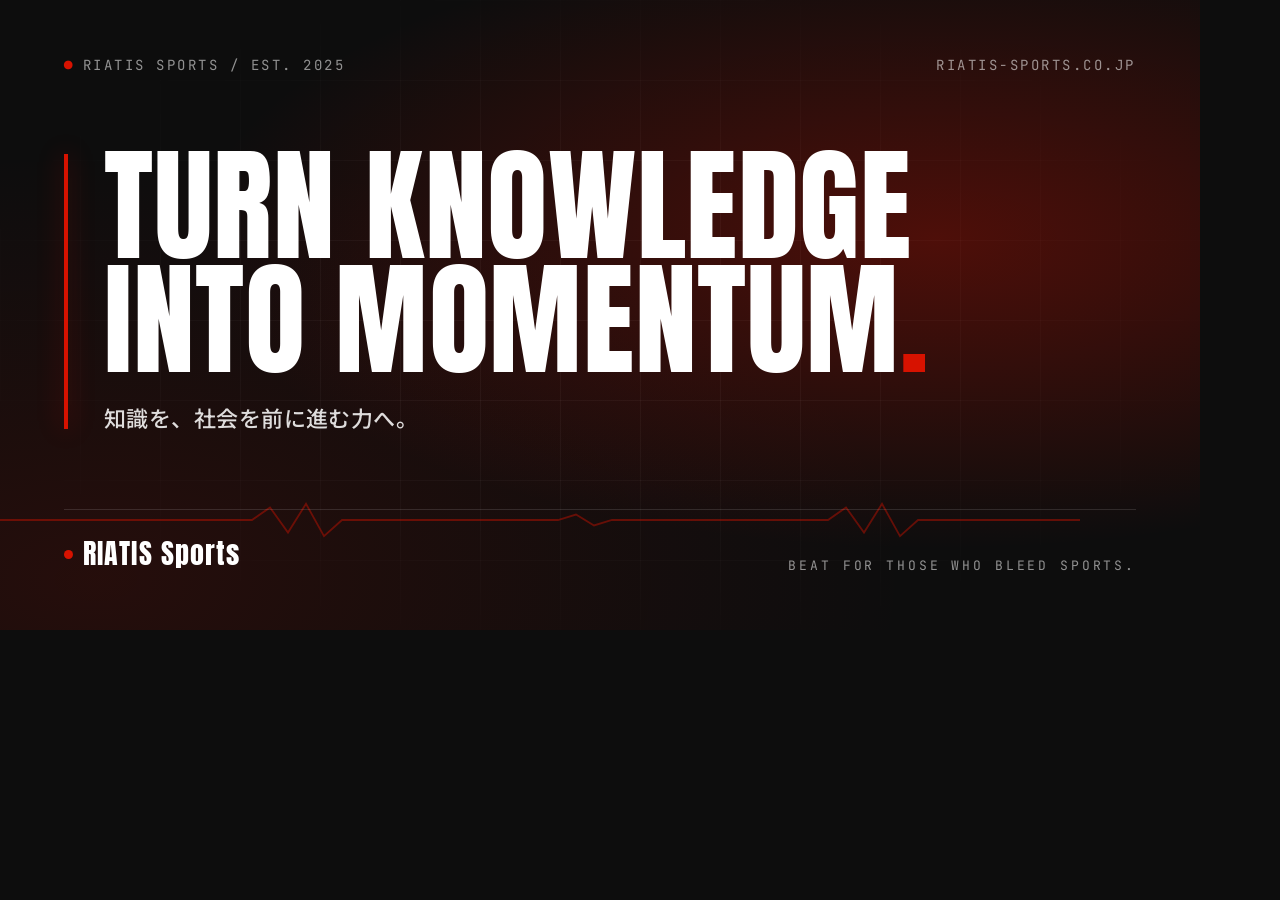
<file: assets/ogp.source.html>
<!doctype html>
<html lang="ja">
  <head>
    <meta charset="utf-8" />
    <title>RIATIS Sports — OGP source (1200×630)</title>
    <!-- DESIGN.md §7.3 に基づく OGP 画像のソース。
         レイアウト変更後は headless Chrome で再書き出し:
         /Applications/Google\ Chrome.app/Contents/MacOS/Google\ Chrome \
           --headless --disable-gpu --hide-scrollbars \
           --window-size=1200,630 --default-background-color=00000000 \
           --screenshot=assets/ogp.png \
           file://"$PWD"/assets/ogp.source.html
    -->
    <link rel="preconnect" href="https://fonts.googleapis.com" />
    <link rel="preconnect" href="https://fonts.gstatic.com" crossorigin />
    <link
      href="https://fonts.googleapis.com/css2?family=Anton&family=JetBrains+Mono:wght@400;500&family=Noto+Sans+JP:wght@500;700&display=block"
      rel="stylesheet"
    />
    <style>
      :root {
        --red: #d71200;
        --black: #0d0d0d;
        --white: #ffffff;
        --muted: rgba(255, 255, 255, 0.55);
        --line: rgba(255, 255, 255, 0.12);
      }
      * { box-sizing: border-box; margin: 0; padding: 0; }
      html, body { width: 1200px; height: 630px; overflow: hidden; }
      body {
        background: var(--black);
        color: var(--white);
        font-family: "Noto Sans JP", sans-serif;
        position: relative;
      }

      /* 罫線グリッド(Heroの hero-grid と同じ世界観) */
      .grid {
        position: absolute;
        inset: 0;
        background-image:
          linear-gradient(rgba(255, 255, 255, 0.045) 1px, transparent 1px),
          linear-gradient(90deg, rgba(255, 255, 255, 0.045) 1px, transparent 1px);
        background-size: 80px 80px;
        mask-image: radial-gradient(ellipse at 50% 50%, #000 30%, transparent 80%);
      }
      /* Pulse の赤グロー(右上) */
      .glow {
        position: absolute;
        inset: 0;
        background:
          radial-gradient(ellipse at 78% 38%, rgba(215, 18, 0, 0.32), transparent 56%),
          radial-gradient(ellipse at 8% 92%, rgba(215, 18, 0, 0.12), transparent 52%);
      }

      .frame {
        position: relative;
        height: 100%;
        padding: 56px 64px;
        display: grid;
        grid-template-rows: auto 1fr auto;
        gap: 16px;
      }

      .meta {
        display: flex;
        justify-content: space-between;
        align-items: center;
        font-family: "JetBrains Mono", monospace;
        font-size: 14px;
        letter-spacing: 0.18em;
        color: var(--muted);
        text-transform: uppercase;
      }
      .meta .dot { color: var(--red); margin-right: 8px; }

      .body {
        display: flex;
        align-items: center;
        position: relative;
      }
      .accent {
        width: 4px;
        background: var(--red);
        height: 68%;
        margin-right: 36px;
        box-shadow: 0 0 24px rgba(215, 18, 0, 0.45);
      }
      .copy { display: flex; flex-direction: column; gap: 22px; }
      h1 {
        font-family: "Anton", sans-serif;
        font-size: 124px;
        line-height: 0.92;
        letter-spacing: 0.005em;
        text-transform: uppercase;
        font-weight: 400;
      }
      h1 .red { color: var(--red); }
      .lead {
        font-family: "Noto Sans JP", sans-serif;
        font-size: 22px;
        font-weight: 500;
        line-height: 1.55;
        color: rgba(255, 255, 255, 0.86);
        letter-spacing: 0.02em;
      }

      .foot {
        display: flex;
        justify-content: space-between;
        align-items: flex-end;
        border-top: 1px solid var(--line);
        padding-top: 22px;
      }
      .brand {
        font-family: "Anton", sans-serif;
        font-size: 28px;
        letter-spacing: 0.04em;
      }
      .brand .dot {
        display: inline-block;
        width: 9px;
        height: 9px;
        background: var(--red);
        border-radius: 50%;
        margin-right: 10px;
        vertical-align: middle;
      }
      .tag {
        font-family: "JetBrains Mono", monospace;
        font-size: 13px;
        letter-spacing: 0.22em;
        color: var(--muted);
        text-transform: uppercase;
      }

      /* ECG(細い水平のパルス線。下端にスライド配置) */
      .ecg {
        position: absolute;
        left: 0;
        right: 0;
        bottom: 92px;
        height: 36px;
        opacity: 0.42;
      }
      .ecg svg { width: 100%; height: 100%; display: block; }
    </style>
  </head>
  <body>
    <div class="grid" aria-hidden="true"></div>
    <div class="glow" aria-hidden="true"></div>
    <svg class="ecg" viewBox="0 0 1200 40" preserveAspectRatio="none" aria-hidden="true">
      <path
        d="M0 20 L260 20 L280 20 L300 6 L320 34 L340 2 L360 38 L380 20 L600 20 L620 20 L640 14 L660 26 L680 20 L900 20 L920 20 L940 6 L960 34 L980 2 L1000 38 L1020 20 L1200 20"
        fill="none"
        stroke="#d71200"
        stroke-width="2"
      />
    </svg>
    <div class="frame">
      <div class="meta">
        <div><span class="dot">●</span>RIATIS SPORTS / EST. 2025</div>
        <div>RIATIS-SPORTS.CO.JP</div>
      </div>
      <div class="body">
        <div class="accent" aria-hidden="true"></div>
        <div class="copy">
          <h1>
            TURN KNOWLEDGE<br />
            INTO MOMENTUM<span class="red">.</span>
          </h1>
          <p class="lead">知識を、社会を前に進む力へ。</p>
        </div>
      </div>
      <div class="foot">
        <div class="brand"><span class="dot"></span>RIATIS Sports</div>
        <div class="tag">BEAT FOR THOSE WHO BLEED SPORTS.</div>
      </div>
    </div>
  </body>
</html>
</file>
<file: styles.css>
/* ==========================================================================
   RIATIS Sports — Pulse Driven
   構成:
     1. Design tokens
     2. Base / utilities
     3. Overlays (grain / pulse-fx)
     4. Header / MobileMenu
     5. Hero
     6. ECG band
     7. StatementBlock (scroll-theater)
     8. Sections common (eyebrow / stitle / lead)
     9. ValueList (belief)
    10. Purpose band
    11. ServiceGrid (svc)
    12. PartnerCTA (cta-final)
    13. Footer
    14. Reveal animation
    15. Responsive
    16. Reduced motion
    17. Opening overlay (マスクライズ)
   ========================================================================== */

/* 1. Design tokens
   v3パレット(DESIGN.md §6)。:root はダークテーマのデフォルト値、
   [data-theme="light"] でセクション単位に再定義する(§5 参照)。 */
:root {
  /* v3 raw color tokens */
  --color-red: #D71200;
  --color-black: #0D0D0D;
  --color-white: #FFFFFF;
  --color-off-white: #F7F7F4;
  --color-light-gray: #E8E8E8;
  --color-deep-gray: #171717;

  /* Theme variables (default: dark) */
  --bg: var(--color-black);
  --fg: #f5f3ee;
  --red: var(--color-red);
  --red-2: #ff2a36;
  --muted: rgba(255, 255, 255, 0.55);
  --line: rgba(255, 255, 255, 0.12);

  --font-display: "Anton", sans-serif;
  --font-display-jp: "Anton", "Noto Sans JP", sans-serif;
  --font-serif: "Shippori Mincho", serif;
  --font-sans: "Noto Sans JP", sans-serif;
  --font-mono: "JetBrains Mono", monospace;

  --ease-power: cubic-bezier(0.77, 0, 0.175, 1);
  --ease-soft: cubic-bezier(0.22, 1, 0.36, 1);
}

/* Light theme(白背景セクション)用の変数オーバーライド。
   data-theme="light" が付いたセクション以下で --bg / --fg / --muted / --line を
   再定義することで、既存コンポーネント(.eyebrow / .stitle / .section-lead 等)を
   両テーマで再利用できる。 */
[data-theme="light"] {
  --bg: var(--color-off-white);
  --fg: var(--color-black);
  --muted: rgba(13, 13, 13, 0.55);
  --line: rgba(13, 13, 13, 0.12);
  background: var(--bg);
  color: var(--fg);
}

/* 2. Base / utilities */

* {
  box-sizing: border-box;
  margin: 0;
  padding: 0;
}

html {
  scroll-behavior: smooth;
}

body {
  background: var(--bg);
  color: var(--fg);
  font-family: var(--font-sans);
  line-height: 1.6;
  overflow-x: hidden;
  -webkit-font-smoothing: antialiased;
}

body.nav-open {
  overflow: hidden;
}

::selection {
  background: var(--red);
  color: #fff;
}

a {
  color: inherit;
  text-decoration: none;
}

button {
  font: inherit;
}

svg {
  display: block;
}

.hero-lead,
.hero-statement,
.value p,
.band h2,
.svc-item .ds,
.section-lead,
.cta-lead {
  line-break: strict;
  text-wrap: pretty;
  word-break: auto-phrase;
}

.stitle,
.cta-final .big {
  text-wrap: balance;
  overflow-wrap: break-word;
}

.scroll-theater .act h2 {
  overflow-wrap: break-word;
}

/* 3. Overlays (grain / pulse-fx) */

.grain {
  position: fixed;
  inset: 0;
  z-index: 90;
  pointer-events: none;
  opacity: 0.06;
  mix-blend-mode: overlay;
  background-image: url("data:image/svg+xml,%3Csvg viewBox='0 0 400 400' xmlns='http://www.w3.org/2000/svg'%3E%3Cfilter id='n'%3E%3CfeTurbulence type='fractalNoise' baseFrequency='.9' numOctaves='3'/%3E%3C/filter%3E%3Crect width='100%25' height='100%25' filter='url(%23n)'/%3E%3C/svg%3E");
}

.pulse-fx {
  position: fixed;
  inset: 0;
  z-index: 80;
  pointer-events: none;
}

.cursor-pulse {
  position: absolute;
  width: 8px;
  height: 8px;
  border: 1.5px solid rgba(212, 17, 28, 0.6);
  border-radius: 50%;
  pointer-events: none;
  transform: translate(-50%, -50%);
  animation: cursor-pulse 0.7s ease-out forwards;
}

@keyframes cursor-pulse {
  to {
    width: 40px;
    height: 40px;
    opacity: 0;
  }
}

/* 4. Header / MobileMenu */

.site-header {
  position: fixed;
  inset: 0 0 auto;
  z-index: 800;
  color: var(--color-white);
  transition: color 0.25s ease;
}

/* 白背景セクション通過中はヘッダー文字を黒へ追従(JS側 initHeaderTheme で属性付与)。
   §9 Phase 5 サブ課題(DESIGN.md:466)。mix-blend-mode は使わない。 */
.site-header[data-on-light] {
  color: var(--color-black);
}

.site-nav {
  display: flex;
  align-items: center;
  justify-content: space-between;
  padding: 22px 36px;
}

.logo {
  display: inline-flex;
  align-items: center;
  line-height: 0;
}

.logo__img {
  display: block;
  height: 44px;
  width: auto;
  object-fit: contain;
  /* 暗背景では黒文字が沈むため反転。hue-rotate 併用で赤バーは赤のまま保持。 */
  filter: invert(1) hue-rotate(180deg);
  transition: filter 0.25s ease;
}

.site-header[data-on-light] .logo__img {
  filter: none;
}

.nav-links {
  display: flex;
  gap: 30px;
  align-items: center;
  list-style: none;
  font-family: var(--font-mono);
  font-size: 11px;
  letter-spacing: 0;
  text-transform: uppercase;
}

.nav-links a {
  position: relative;
  display: inline-block;
  padding: 6px 0;
}

.nav-links a::after {
  content: "";
  position: absolute;
  left: 0;
  bottom: 0;
  width: 0;
  height: 1px;
  background: var(--red);
  transition: width 0.3s ease;
}

.nav-links a:hover::after,
.nav-links a:focus-visible::after {
  width: 100%;
}

.nav-cta {
  padding: 8px 16px;
  border: 1px solid var(--fg);
  font-family: var(--font-mono);
  font-size: 11px;
  letter-spacing: 0;
  text-transform: uppercase;
  transition: background 0.3s ease, color 0.3s ease, border-color 0.3s ease;
}

.nav-cta::after {
  content: none;
}

.nav-cta:hover,
.nav-cta:focus-visible {
  background: var(--red);
  color: #fff;
  border-color: var(--red);
}

.menu-btn {
  display: none;
  width: 42px;
  height: 42px;
  align-items: center;
  justify-content: center;
  flex-direction: column;
  gap: 7px;
  color: var(--fg);
  background: transparent;
  border: 1px solid rgba(255, 255, 255, 0.35);
  border-radius: 0;
  cursor: pointer;
}

.menu-btn span {
  width: 18px;
  height: 2px;
  background: currentColor;
  transition: transform 0.25s ease;
}

body.nav-open .menu-btn span:first-child {
  transform: translateY(4.5px) rotate(45deg);
}

body.nav-open .menu-btn span:last-child {
  transform: translateY(-4.5px) rotate(-45deg);
}

/* data-on-light 時の追従オーバーライド: --fg を直接参照しているコンポーネントは
   ヘッダーの color では追従できないため明示する。 */
.site-header[data-on-light] .nav-cta {
  border-color: var(--color-black);
  transition: background 0.3s ease, color 0.3s ease, border-color 0.25s ease;
}

.site-header[data-on-light] .nav-cta:hover,
.site-header[data-on-light] .nav-cta:focus-visible {
  background: var(--red);
  color: var(--color-white);
  border-color: var(--red);
}

.site-header[data-on-light] .menu-btn {
  border-color: rgba(13, 13, 13, 0.35);
}

/* 5. Hero */

.hero {
  position: relative;
  display: flex;
  align-items: center;
  min-height: 100vh;
  padding: 120px 40px 80px;
  overflow: hidden;
}

.hero::before {
  content: "";
  position: absolute;
  inset: 0;
  z-index: 0;
  background:
    linear-gradient(90deg, rgba(10, 10, 10, 0.92) 0%, rgba(10, 10, 10, 0.70) 38%, rgba(10, 10, 10, 0.14) 72%, rgba(10, 10, 10, 0.46) 100%),
    linear-gradient(0deg, rgba(10, 10, 10, 0.82) 0%, rgba(10, 10, 10, 0.04) 48%, rgba(10, 10, 10, 0.66) 100%),
    url("assets/hero-bg.webp");
  background-position: center;
  background-size: cover;
  opacity: 0.94;
}

.hero::after {
  content: "";
  position: absolute;
  inset: 0;
  z-index: 0;
  background:
    radial-gradient(ellipse at 68% 62%, rgba(215, 18, 0, 0.22), transparent 55%),
    radial-gradient(ellipse at 10% 90%, rgba(215, 18, 0, 0.12), transparent 50%);
  pointer-events: none;
}

.hero-grid {
  position: absolute;
  inset: 0;
  z-index: 1;
  background-image:
    linear-gradient(rgba(255, 255, 255, 0.04) 1px, transparent 1px),
    linear-gradient(90deg, rgba(255, 255, 255, 0.04) 1px, transparent 1px);
  background-size: 80px 80px;
  mask-image: radial-gradient(ellipse at 50% 50%, #000 30%, transparent 80%);
}

.hero-inner {
  position: relative;
  z-index: 2;
  width: 100%;
  max-width: 1600px;
  margin: 0 auto;
}

.hero-meta {
  display: flex;
  justify-content: space-between;
  gap: 24px;
  margin-bottom: 40px;
  font-family: var(--font-mono);
  font-size: 11px;
  letter-spacing: 0;
  color: var(--muted);
  text-transform: uppercase;
}

.hero h1 {
  font-family: var(--font-display);
  font-size: clamp(2.75rem, 13.2vw, 13.75rem);
  line-height: 0.86;
  letter-spacing: 0;
  text-transform: uppercase;
}

.hero h1 .line {
  display: block;
  overflow: hidden;
}

.hero h1 .line > span {
  display: inline-block;
  max-width: 100%;
  transform: translateY(110%);
  animation: hero-up 1s var(--ease-power) forwards;
}

.hero h1 .line:nth-child(2) > span {
  animation-delay: 0.15s;
}

.hero h1 .line:nth-child(3) > span {
  animation-delay: 0.3s;
}

.hero h1 .out {
  color: transparent;
  -webkit-text-stroke: 2px var(--fg);
}

.hero h1 .red {
  color: var(--red);
  font-style: normal;
}

@keyframes hero-up {
  to {
    transform: translateY(0);
  }
}

.hero-sub {
  display: grid;
  grid-template-columns: 1fr;
  gap: 60px;
  align-items: end;
  margin-top: 54px;
  opacity: 0;
  animation: fade-up 1s ease 0.8s forwards;
}

@keyframes fade-up {
  from {
    opacity: 0;
    transform: translateY(20px);
  }

  to {
    opacity: 1;
    transform: translateY(0);
  }
}

.hero-copy {
  display: flex;
  flex-direction: column;
  gap: 18px;
  max-width: 680px;
  padding-left: 22px;
  border-left: 3px solid var(--red);
}

.hero-lead {
  color: rgba(255, 255, 255, 0.95);
  font-family: var(--font-serif);
  font-size: clamp(1.125rem, 1.8vw, 1.6875rem);
  font-weight: 900;
  line-height: 1.5;
  letter-spacing: 0;
}

.hero-statement {
  max-width: 36rem;
  color: rgba(255, 255, 255, 0.78);
  font-family: var(--font-sans);
  font-size: clamp(0.875rem, 1vw, 1rem);
  font-weight: 500;
  line-height: 1.85;
}

.hero-subtag {
  margin-top: 6px;
  color: var(--muted);
  font-family: var(--font-mono);
  font-size: clamp(10px, 0.9vw, 12px);
  letter-spacing: 0.04em;
  text-transform: uppercase;
}

.hero-cta {
  display: flex;
  flex-wrap: wrap;
  gap: 14px;
  margin-top: 18px;
}

.hero-btn {
  position: relative;
  display: inline-flex;
  gap: 12px;
  align-items: center;
  padding: 16px 26px;
  overflow: hidden;
  font-family: var(--font-display);
  font-size: 14px;
  letter-spacing: 0;
  text-transform: uppercase;
  transition: color 0.4s ease, background 0.4s ease, border-color 0.3s ease;
}

.hero-btn > * {
  position: relative;
  z-index: 1;
}

.hero-btn--primary {
  background: var(--red);
  color: #fff;
}

.hero-btn--primary::before {
  content: "";
  position: absolute;
  inset: 0;
  z-index: 0;
  background: var(--fg);
  transform: translateY(100%);
  transition: transform 0.4s var(--ease-power);
}

.hero-btn--primary:hover::before,
.hero-btn--primary:focus-visible::before {
  transform: translateY(0);
}

.hero-btn--primary:hover,
.hero-btn--primary:focus-visible {
  color: var(--color-black);
}

.hero-btn--ghost {
  color: var(--fg);
  border: 1px solid rgba(255, 255, 255, 0.45);
}

.hero-btn--ghost:hover,
.hero-btn--ghost:focus-visible {
  border-color: var(--fg);
  background: rgba(255, 255, 255, 0.08);
}

/* 6. ECG band */

.ecg {
  position: relative;
  display: flex;
  align-items: center;
  height: 120px;
  background: var(--red);
  overflow: hidden;
}

.ecg svg {
  width: 200%;
  height: 100%;
  animation: ecg-move 6s linear infinite;
}

@keyframes ecg-move {
  from {
    transform: translateX(0);
  }

  to {
    transform: translateX(-50%);
  }
}

/* 7. StatementBlock (scroll-theater) */

.why {
  position: relative;
  background: #000;
}

.scroll-theater {
  position: relative;
  background: #000;
}

.scroll-theater .sticky {
  position: sticky;
  top: 0;
  display: flex;
  align-items: center;
  justify-content: center;
  height: 100vh;
  overflow: hidden;
}

.scroll-theater .act {
  position: absolute;
  inset: 0;
  display: flex;
  align-items: center;
  justify-content: center;
  opacity: 0;
  transition: opacity 0.6s ease;
}

.scroll-theater .act.on {
  opacity: 1;
}

.act-copy {
  max-width: min(1320px, 96vw);
  padding: 0 clamp(20px, 4vw, 56px);
  text-align: center;
}

.scroll-theater .act h2 {
  font-family: var(--font-serif);
  font-size: clamp(1.35rem, 3vw, 2.9rem);
  font-weight: 600;
  line-height: 1.75;
  letter-spacing: 0.03em;
  text-align: center;
}

.scroll-theater .act h2 .ln {
  display: block;
  white-space: nowrap;
}

.scroll-theater .act .sm {
  display: block;
  margin-bottom: 28px;
  color: var(--red);
  font-family: var(--font-mono);
  font-size: 12px;
  font-weight: 500;
  letter-spacing: 0.22em;
  text-transform: uppercase;
}

.scroll-theater .act .r {
  color: var(--red);
}

.scroll-theater .act .o {
  color: transparent;
  -webkit-text-stroke: 1.2px var(--fg);
}

.scroll-theater .anchor {
  height: 100vh;
}

.progress {
  position: absolute;
  inset: 0 0 auto;
  z-index: 10;
  height: 2px;
  background: rgba(255, 255, 255, 0.08);
}

.progress .bar {
  height: 100%;
  background: var(--red);
  transform: scaleX(0);
  transform-origin: left;
}

.scroll-theater .idx {
  position: fixed;
  top: 50%;
  left: 30px;
  z-index: 5;
  display: flex;
  flex-direction: column;
  gap: 14px;
  color: var(--muted);
  font-family: var(--font-mono);
  font-size: 10px;
  letter-spacing: 0;
  opacity: 0;
  pointer-events: none;
  transform: translateY(-50%);
  transition: opacity 0.45s ease;
}

.scroll-theater .idx.visible {
  opacity: 1;
  pointer-events: auto;
}

.scroll-theater .idx span {
  opacity: 0.4;
  transition: color 0.3s ease, opacity 0.3s ease;
}

.scroll-theater .idx span.on {
  color: var(--red);
  opacity: 1;
}

/* 8. Sections common (eyebrow / stitle / lead) */

.belief,
.svc {
  position: relative;
  max-width: 1600px;
  margin: 0 auto;
  padding: clamp(96px, 12vw, 160px) clamp(20px, 4vw, 56px);
}

.section-head {
  display: grid;
  grid-template-columns: minmax(0, 1fr) minmax(280px, 460px);
  gap: 22px clamp(42px, 6vw, 96px);
  align-items: end;
  margin-bottom: clamp(40px, 5.5vw, 72px);
}

.section-head .eyebrow {
  grid-column: 1 / -1;
  margin-bottom: 0;
}

.eyebrow {
  display: inline-flex;
  gap: 12px;
  align-items: center;
  margin-bottom: 18px;
  color: var(--red);
  font-family: var(--font-mono);
  font-size: 12px;
  letter-spacing: 0;
  text-transform: uppercase;
}

.eyebrow::before {
  content: "";
  width: 36px;
  height: 1px;
  background: var(--red);
}

.stitle {
  max-width: 900px;
  margin-bottom: 0;
  font-family: var(--font-display);
  font-size: clamp(2.7rem, 7vw, 7.5rem);
  line-height: 0.92;
  letter-spacing: 0;
  text-transform: uppercase;
}

.stitle span {
  display: block;
}

.stitle em {
  color: var(--red);
  font-style: italic;
}

.section-lead {
  max-width: 32rem;
  color: var(--muted);
  font-size: clamp(0.95rem, 1.15vw, 1.0625rem);
  font-weight: 500;
  line-height: 1.9;
}

/* 9. ValueList (belief) */

.values {
  display: grid;
  grid-template-columns: repeat(6, 1fr);
  border-top: 1px solid var(--line);
  border-left: 1px solid var(--line);
}

.value {
  position: relative;
  grid-column: span 2;
  display: flex;
  flex-direction: column;
  justify-content: space-between;
  min-height: clamp(270px, 24vw, 340px);
  padding: clamp(28px, 3vw, 42px);
  overflow: hidden;
  border-right: 1px solid var(--line);
  border-bottom: 1px solid var(--line);
  cursor: pointer;
  transition: color 0.4s ease;
}

.value:nth-child(n + 4) {
  grid-column: span 3;
}

.value::before {
  content: "";
  position: absolute;
  inset: 0;
  z-index: 0;
  background: var(--red);
  transform: translateY(100%);
  transition: transform 0.5s var(--ease-power);
}

.value:hover::before,
.value:focus-within::before {
  transform: translateY(0);
}

.value > * {
  position: relative;
  z-index: 1;
}

.value .top {
  display: flex;
  align-items: flex-start;
  justify-content: space-between;
  margin-bottom: clamp(34px, 4vw, 56px);
  color: var(--muted);
  font-family: var(--font-mono);
  font-size: 10px;
  letter-spacing: 0;
  text-transform: uppercase;
}

.value:hover .top,
.value:focus-within .top {
  color: rgba(255, 255, 255, 0.8);
}

.value h3 {
  margin-bottom: 6px;
  color: var(--fg);
  font-family: var(--font-display);
  font-size: clamp(2.5rem, 4.5vw, 3.75rem);
  line-height: 1;
  letter-spacing: 0;
  text-transform: uppercase;
}

.value:hover h3,
.value:focus-within h3 {
  color: #fff;
}

.value p {
  max-width: 24em;
  color: rgba(255, 255, 255, 0.65);
  font-size: clamp(0.875rem, 1vw, 1rem);
  line-height: 1.85;
  transition: color 0.4s ease;
}

.value:hover p,
.value:focus-within p {
  color: rgba(255, 255, 255, 0.95);
}

.value .value-sub {
  margin: 0 0 14px;
  color: var(--red);
  font-family: var(--font-mono);
  font-size: 11px;
  letter-spacing: 0.06em;
  text-transform: uppercase;
}

.value:hover .value-sub,
.value:focus-within .value-sub {
  color: #fff;
}

.value .value-jp {
  color: rgba(255, 255, 255, 0.92);
  font-family: var(--font-serif);
  font-size: clamp(1rem, 1.2vw, 1.125rem);
  font-weight: 700;
  line-height: 1.7;
}

.value:hover .value-jp,
.value:focus-within .value-jp {
  color: #fff;
}

.value .iconbox {
  display: flex;
  align-items: center;
  justify-content: center;
  width: 58px;
  height: 58px;
  margin-bottom: 20px;
  border: 1px solid rgba(255, 255, 255, 0.2);
  transition: border-color 0.4s ease;
}

.value:hover .iconbox,
.value:focus-within .iconbox {
  border-color: #fff;
}

.value .iconbox svg {
  width: 28px;
  height: 28px;
  stroke: var(--red);
  transition: stroke 0.4s ease;
}

.value:hover .iconbox svg,
.value:focus-within .iconbox svg {
  stroke: #fff;
}

/* 10. Purpose band */

.band {
  position: relative;
  padding: clamp(72px, 8vw, 112px) clamp(20px, 4vw, 56px);
  overflow: hidden;
  background: var(--red);
  color: var(--color-black);
  text-align: center;
}

.band .pre {
  margin-bottom: 18px;
  color: var(--color-black);
  font-family: var(--font-mono);
  font-size: 11px;
  letter-spacing: 0;
  opacity: 0.7;
  text-transform: uppercase;
}

.band h2 {
  max-width: 1050px;
  margin: 0 auto;
  font-family: var(--font-serif);
  font-size: clamp(1.75rem, 4.6vw, 4.25rem);
  font-weight: 900;
  line-height: 1.28;
  letter-spacing: 0;
  text-wrap: balance;
}

.band h2 span {
  display: inline;
}

.band h2 .purpose-stack {
  display: grid;
  width: max-content;
  max-width: 100%;
  margin: 0 auto;
}

.band h2 .purpose-line {
  display: block;
  max-width: 100%;
  white-space: nowrap;
}

.band h2 .purpose-line--lead {
  justify-self: start;
}

.band h2 .purpose-line--main {
  justify-self: center;
}

.band h2 .purpose-line--closing {
  justify-self: end;
}

.band h2 i {
  display: inline-block;
  margin: 0 0.12em 0 0;
  color: transparent;
  font-style: italic;
  -webkit-text-stroke: 1.5px var(--color-black);
}

/* 11. ServiceGrid (svc) */

.svc-list {
  border-top: 1px solid var(--line);
}

.svc-item {
  position: relative;
  display: grid;
  grid-template-columns: minmax(240px, 0.95fr) minmax(360px, 1.35fr) 44px;
  gap: clamp(18px, 3vw, 44px);
  align-items: start;
  padding: clamp(36px, 4vw, 54px) 0;
  /* overflow は visible に変更。モックアップが枠を大きく超えて「ボン」と
     出現する演出のため。旧 hidden は古い hover 全幅赤背景演出の名残。 */
  overflow: visible;
  border-bottom: 1px solid var(--line);
  transition: padding 0.5s ease;
}

/* hover で svc-item 全幅が赤くなる演出を、左に細い赤バーが伸びる演出に変更
   (赤の使用頻度削減フェーズ Phase 8-1 / 2026-06-13) */
.svc-item::before {
  content: "";
  position: absolute;
  top: 0;
  left: 0;
  width: 4px;
  height: 100%;
  z-index: 0;
  background: var(--red);
  transform: scaleY(0);
  transform-origin: top;
  transition: transform 0.5s var(--ease-power);
}

.svc-item:hover::before,
.svc-item:focus-within::before {
  transform: scaleY(1);
}

.svc-item > * {
  position: relative;
  z-index: 1;
}

.svc-item:hover,
.svc-item:focus-within {
  padding-left: 18px;
}

.svc-item .nm {
  display: flex;
  flex-direction: column;
  gap: 12px;
  min-width: 0;
  font-family: var(--font-display-jp);
  font-size: clamp(1.875rem, 3.3vw, 3.25rem);
  line-height: 1.04;
  letter-spacing: 0;
  overflow-wrap: break-word;
  text-wrap: balance;
  text-transform: uppercase;
}

.svc-item .nm-category {
  align-self: flex-start;
  padding: 4px 10px;
  border: 1px solid var(--line);
  color: var(--muted);
  font-family: var(--font-mono);
  font-size: 10px;
  font-weight: 400;
  letter-spacing: 0.08em;
  text-transform: uppercase;
  transition: color 0.4s ease, border-color 0.4s ease;
}

.svc-item:hover .nm-category,
.svc-item:focus-within .nm-category {
  color: var(--color-black);
  border-color: rgba(13, 13, 13, 0.55);
}

.svc-item .nm-headline {
  display: flex;
  gap: 14px;
  align-items: flex-start;
  min-width: 0;
}

.svc-item .nm svg {
  flex-shrink: 0;
  width: 36px;
  height: 36px;
  margin-top: 0.08em;
  stroke: var(--red);
  transition: stroke 0.4s ease;
}

.svc-item .nm-text {
  min-width: 0;
  overflow-wrap: break-word;
}

.svc-item:hover .nm,
.svc-item:focus-within .nm {
  color: var(--color-black);
}

.svc-item:hover .nm svg,
.svc-item:focus-within .nm svg {
  stroke: var(--color-black);
}

.svc-item .ds {
  display: flex;
  flex-direction: column;
  gap: 14px;
  min-width: 0;
  max-width: 50rem;
}

.svc-tagline {
  color: var(--fg);
  font-family: var(--font-serif);
  font-size: clamp(1.0625rem, 1.4vw, 1.375rem);
  font-weight: 700;
  line-height: 1.55;
  transition: color 0.4s ease;
}

.svc-desc {
  color: var(--muted);
  font-size: clamp(0.9rem, 1.05vw, 1rem);
  line-height: 1.9;
  transition: color 0.4s ease;
}

.svc-item:hover .svc-tagline,
.svc-item:hover .svc-desc,
.svc-item:focus-within .svc-tagline,
.svc-item:focus-within .svc-desc {
  color: rgba(13, 13, 13, 0.88);
}

.svc-tags {
  display: flex;
  flex-wrap: wrap;
  gap: 8px;
  margin: 4px 0 0;
  padding: 0;
  list-style: none;
}

.svc-tags li {
  padding: 4px 10px;
  border: 1px solid var(--line);
  color: var(--muted);
  font-family: var(--font-mono);
  font-size: 10px;
  letter-spacing: 0.04em;
  text-transform: uppercase;
  transition: color 0.4s ease, border-color 0.4s ease;
}

.svc-item:hover .svc-tags li,
.svc-item:focus-within .svc-tags li {
  color: rgba(13, 13, 13, 0.88);
  border-color: rgba(13, 13, 13, 0.35);
}

.svc-item .ar {
  display: inline-flex;
  align-items: center;
  justify-content: flex-end;
  padding-top: 1px;
  color: var(--fg);
  font-family: var(--font-display);
  font-size: 36px;
  text-align: right;
  transition: color 0.4s ease, transform 0.4s ease;
}

.svc-item:hover .ar,
.svc-item:focus-within .ar {
  color: var(--color-black);
  transform: translateX(10px);
}

.svc-item .ar:focus-visible {
  outline: 2px solid var(--red);
  outline-offset: 4px;
}

/* サービスごとのモックアップ・ステージ
   ホバー時のみ「カード下端のグレー線を基軸として、左に寄せた状態で
   上方向へ大きく『ボン』と出現」する演出。
   - .svc-stage: 絶対配置の枠。左端に寄せ、bottom: 0 で card 下端の
     border-bottom (グレー線) を基軸にする。サイズはカードよりも大きく取り、
     画像が枠を上に大きく飛び出す = 親 .svc-item の overflow:visible が必要
   - .svc-mockup : 実画像 (透過 PNG)。object-fit:contain + object-position:bottom
     で「ステージ下端から積み上がる」配置
   - 背景の淡いスポットライト(::before) は hover で同期点灯し主役を浮かす
   - 装飾扱いのため aria-hidden / alt="" / pointer-events:none
   - SP (≤900px) では非表示（後日スクロール連動演出に置き換え可能）
   - prefers-reduced-motion はグローバルリセットで transition が無効化される */
.svc-item .svc-stage {
  position: absolute;
  bottom: 0;
  /* 左にしっかり寄せる。::before の赤バー(4px)を避けつつ密着 */
  left: clamp(8px, 0.8vw, 18px);
  pointer-events: none;
  z-index: 2;
}

.svc-stage--portrait {
  /* スマホ縦長 - 高さで「ボン」と上方向へ突き出す */
  width: clamp(200px, 20vw, 300px);
  height: clamp(380px, 40vw, 580px);
}

/* .svc-item .svc-stage の left (= clamp(8px, 0.8vw, 18px)) を上書きするため
   親セレクタを含めて specificity を揃える。
   REGAIN は左方向に拡張する (.nm カラムへ被るのは OK) ことで、
   右端を .ds テキストと衝突させずに画像本体を大きくできる。 */
.svc-item .svc-stage--landscape {
  /* 左を負方向にずらして画像を左へ拡張 (svc-item の overflow:visible が前提) */
  left: clamp(-44px, -2vw, -8px);
  /* 幅・高さは前回より一段拡大。画像 aspect 2.183:1 に近い縦横比で
     ステージを使い切り、余白を最小化する */
  width: clamp(400px, 38vw, 600px);
  height: clamp(185px, 17.5vw, 280px);
}

.svc-stage::before {
  content: "";
  position: absolute;
  inset: -10% -20% 0;
  background: radial-gradient(ellipse at 50% 92%, rgba(13, 13, 13, 0.1), transparent 62%);
  opacity: 0;
  transition: opacity 0.5s ease;
  z-index: 0;
}

.svc-mockup {
  position: absolute;
  inset: 0;
  width: 100%;
  height: 100%;
  object-fit: contain;
  /* 下端を基軸に積み上がる見せ方 */
  object-position: center bottom;
  opacity: 0;
  /* 退場: 下に沈み込んでフェードアウト */
  transform: translate(0, 80px) scale(0.94);
  transition:
    opacity 0.42s cubic-bezier(0.25, 0.46, 0.45, 0.94),
    transform 0.42s cubic-bezier(0.25, 0.46, 0.45, 0.94);
  will-change: opacity, transform;
  z-index: 1;
}

.svc-mockup--portrait {
  /* 縦長は微回転で「立ち上がる」躍動感 */
  transform: translate(0, 80px) rotate(-3deg) scale(0.94);
}

.svc-mockup--landscape {
  /* 横長は素直に上昇 + 軽いスケールアップで「飛び出す」 */
  transform: translate(0, 70px) scale(0.92);
}

.svc-item:hover .svc-mockup,
.svc-item:focus-within .svc-mockup {
  opacity: 1;
  transform: translate(0, 0) rotate(0) scale(1);
  /* 入場(ボン): 節度あるオーバーシュート */
  transition:
    opacity 0.38s cubic-bezier(0.34, 1.18, 0.64, 1),
    transform 0.42s cubic-bezier(0.34, 1.18, 0.64, 1);
}

.svc-item:hover .svc-stage::before,
.svc-item:focus-within .svc-stage::before {
  opacity: 1;
}

/* 12. PartnerCTA (cta-final) */

.cta-final {
  position: relative;
  padding: clamp(112px, 12vw, 180px) clamp(20px, 4vw, 56px);
  overflow: hidden;
  text-align: center;
}

.cta-final::before {
  content: "";
  position: absolute;
  inset: 0;
  z-index: 0;
  background:
    linear-gradient(180deg, rgba(10, 10, 10, 0.94), rgba(10, 10, 10, 0.62), rgba(10, 10, 10, 0.98)),
    url("assets/riatis-pulse-hero.png");
  background-position: center bottom;
  background-size: cover;
  filter: saturate(1.15);
  opacity: 0.44;
  transform: scaleX(-1);
}

.cta-final > * {
  position: relative;
  z-index: 1;
}

.center-eyebrow {
  justify-content: center;
}

.cta-final .big {
  max-width: 1200px;
  margin: 0 auto;
  font-family: var(--font-display);
  font-size: clamp(3rem, 12vw, 12.5rem);
  line-height: 0.9;
  letter-spacing: 0;
  text-transform: uppercase;
}

.cta-final .big .r {
  color: var(--red);
}

.cta-final .big .o {
  color: transparent;
  -webkit-text-stroke: 1.5px var(--fg);
}

.cta-lead {
  max-width: 34rem;
  margin: clamp(24px, 3vw, 36px) auto 0;
  color: rgba(255, 255, 255, 0.78);
  font-size: clamp(0.95rem, 1.15vw, 1.125rem);
  font-weight: 600;
  line-height: 1.9;
}

.cta-final .btn {
  position: relative;
  display: inline-flex;
  gap: 14px;
  align-items: center;
  margin-top: clamp(34px, 4vw, 52px);
  padding: 22px 36px;
  overflow: hidden;
  background: var(--fg);
  color: #000;
  font-family: var(--font-display);
  font-size: 16px;
  letter-spacing: 0;
  text-transform: uppercase;
  transition: color 0.4s ease;
}

.cta-final .btn::before {
  content: "";
  position: absolute;
  inset: 0;
  background: var(--red);
  transform: translateY(100%);
  transition: transform 0.4s var(--ease-power);
}

.cta-final .btn:hover::before,
.cta-final .btn:focus-visible::before {
  transform: translateY(0);
}

.cta-final .btn:hover,
.cta-final .btn:focus-visible {
  color: #fff;
}

.cta-final .btn > * {
  position: relative;
  z-index: 1;
}

/* 13. Footer */

footer {
  padding: clamp(48px, 6vw, 76px) clamp(20px, 4vw, 56px) 30px;
  border-top: 1px solid var(--line);
}

.ft-big {
  margin-bottom: clamp(28px, 4vw, 44px);
  font-family: var(--font-display);
  font-size: clamp(2.5rem, 5.5vw, 5rem);
  line-height: 0.9;
  letter-spacing: 0;
  text-transform: uppercase;
  overflow-wrap: anywhere;
}

.ft-big .r {
  color: var(--red);
}

.ft-bot {
  display: flex;
  flex-wrap: wrap;
  gap: 16px;
  justify-content: space-between;
  padding-top: 24px;
  border-top: 1px solid rgba(255, 255, 255, 0.1);
  color: var(--muted);
  font-family: var(--font-mono);
  font-size: 11px;
  letter-spacing: 0;
  text-transform: uppercase;
}

/* 14. Reveal animation */

.reveal {
  opacity: 0;
  transform: translateY(40px);
  transition: opacity 1s var(--ease-soft), transform 1s var(--ease-soft);
}

.reveal.in {
  opacity: 1;
  transform: translateY(0);
}

/* 15. Responsive */

@media (max-width: 1100px) {
  .values {
    grid-template-columns: repeat(2, 1fr);
  }

  .value,
  .value:nth-child(n + 4) {
    grid-column: span 1;
  }
}

@media (max-width: 900px) {
  .site-nav {
    padding: 16px 18px;
  }

  .logo,
  .menu-btn {
    position: relative;
    z-index: 2;
  }

  .menu-btn {
    display: inline-flex;
  }

  .nav-links {
    position: fixed;
    inset: 0;
    z-index: 1;
    display: flex;
    flex-direction: column;
    gap: 24px;
    align-items: flex-start;
    justify-content: center;
    padding: 24px;
    background: rgba(10, 10, 10, 0.96);
    font-size: 4rem;
    letter-spacing: 0;
    opacity: 0;
    pointer-events: none;
    transform: translateY(-10px);
    transition: opacity 0.25s ease, transform 0.25s ease;
  }

  body.nav-open .nav-links {
    opacity: 1;
    pointer-events: auto;
    transform: translateY(0);
  }

  .hero {
    padding: 110px 20px 100px;
  }

  .hero-meta {
    flex-direction: column;
    gap: 8px;
  }

  .hero-copy {
    max-width: 34rem;
  }

  .hero-statement {
    max-width: 32rem;
  }

  .hero-cta {
    flex-direction: column;
    align-items: flex-start;
    gap: 12px;
    width: 100%;
  }

  .hero-btn {
    width: 100%;
    justify-content: space-between;
    padding: 14px 22px;
  }

  .nav-cta {
    padding: 0;
    border: none;
    font-size: inherit;
  }

  .nav-cta:hover,
  .nav-cta:focus-visible {
    background: transparent;
    color: inherit;
    border-color: transparent;
  }

  .section-head {
    grid-template-columns: 1fr;
    gap: 18px;
  }

  .section-lead {
    max-width: 36rem;
  }

  .hero-sub {
    grid-template-columns: 1fr;
    gap: 30px;
  }

  .scroll-theater .idx {
    display: none;
  }

  .svc {
    padding: 90px 20px;
  }

  .svc-item {
    grid-template-columns: 1fr auto;
    grid-template-rows: auto auto auto;
    gap: 10px 16px;
    padding: 28px 0;
  }

  .svc-item::before {
    display: none;
  }

  .svc-item:hover,
  .svc-item:focus-within {
    padding-left: 0;
  }

  .svc-item .nm {
    grid-column: 1;
    grid-row: 1;
    align-items: flex-start;
    line-height: 1.08;
  }

  .svc-item .ds {
    grid-column: 1 / 3;
    grid-row: 2;
  }

  .svc-item .ar {
    grid-column: 2;
    grid-row: 1;
    color: var(--red);
  }

  /* SP ではモックアップ・ステージを非表示
     (ホバー概念がないため。将来スクロール連動の出現演出に置き換え可能) */
  .svc-item .svc-stage {
    display: none;
  }

  footer {
    padding: 40px 20px 24px;
  }

  .ft-bot {
    flex-direction: column;
    align-items: flex-start;
  }

  .ft-big {
    overflow-wrap: anywhere;
  }

  /* Contact CTA はスマホで全幅・中央寄せにし、タップ領域と視覚優位を確保 */
  .contact-cta {
    justify-self: stretch;
    justify-content: center;
    padding: 18px 24px;
  }
}

@media (max-width: 640px) {
  .values {
    grid-template-columns: 1fr;
  }

  .belief {
    padding: 90px 20px;
  }

  .stitle {
    font-size: clamp(2.6rem, 15vw, 4.8rem);
  }

  .value {
    min-height: 250px;
  }

  .band h2 {
    font-size: 2rem;
  }

  .band h2 i {
    display: inline-block;
    margin: 0 0.08em 0 0;
  }

  .svc-item .nm svg {
    width: 32px;
    height: 32px;
  }

  .scroll-theater .act h2 {
    font-size: clamp(1.1rem, 4.4vw, 1.55rem);
    line-height: 1.8;
    letter-spacing: 0.02em;
  }

  .scroll-theater .act h2 .ln {
    white-space: normal;
  }

  .scroll-theater .act .sm {
    font-size: 11px;
    letter-spacing: 0.2em;
    margin-bottom: 20px;
  }

  .act-copy {
    padding: 0 20px;
  }

  .nav-links {
    font-size: 3.125rem;
  }

  .cta-final {
    padding: 120px 20px;
  }

  /* footer-meta はスマホで横並びを諦めて縦積みへ。横並びでは折り返し時に
     行頭の li::before(区切り線)が残って見栄えが崩れるため。 */
  .footer-meta ul {
    flex-direction: column;
    align-items: flex-start;
    gap: 10px;
  }
  .footer-meta li + li::before {
    display: none;
  }
}

@media (max-width: 440px) {
  .band h2 {
    font-size: 1.65rem;
  }
}

@media (max-width: 360px) {
  .band h2 {
    font-size: 1.45rem;
  }
}

/* 16. Reduced motion */

@media (prefers-reduced-motion: reduce) {
  *,
  *::before,
  *::after {
    scroll-behavior: auto !important;
    animation-duration: 0.01ms !important;
    animation-iteration-count: 1 !important;
    transition-duration: 0.01ms !important;
  }

  /* scroll-theater を sticky 演出から番号付き縦積みへフォールバック。
     JS 側(initScrollTheater)は early return で停止しているため CSS で固定化する。 */
  .scroll-theater .sticky {
    position: static;
    height: auto;
    display: block;
    overflow: visible;
  }
  .scroll-theater .act {
    position: static;
    inset: auto;
    opacity: 1;
    display: block;
    padding: clamp(40px, 6vw, 72px) clamp(20px, 4vw, 40px);
    border-top: 1px solid rgba(255, 255, 255, 0.12);
  }
  .scroll-theater .act:first-of-type {
    border-top: none;
  }
  .scroll-theater .progress,
  .scroll-theater .idx,
  .scroll-theater .anchor {
    display: none;
  }
}

/* 17. Opening overlay (オープニング演出「マスクライズ」)
   docs/DESIGN.md §7.1.1 参照。
   タイムラインの数値・色・イージングは .opening の CSS 変数に集約し、
   後から調整しやすくしている。 */

/* セルフホストの源石ゴシック H サブセット (RIATIS / SPORTS INC. 11字のみ)。
   元: ButTaiwan/genseki-font v2.100 (SIL OFL 1.1)。
   詳細は assets/fonts/genseki/ATTRIBUTION.md と OFL.txt を参照。
   internal alias は "RIATIS Display" — Reserved Font Name 衝突を避ける運用。 */
@font-face {
  font-family: "RIATIS Display";
  src: url("assets/fonts/genseki/RIATIS-Display-H.subset.woff2") format("woff2");
  font-weight: 900;
  font-style: normal;
  font-display: block;
  unicode-range: U+0020, U+002E, U+0041, U+0043, U+0049, U+004E, U+004F, U+0050, U+0052, U+0053, U+0054;
}

.opening {
  --t-rise-dur: 620ms;
  --t-rise-stagger: 65ms;
  --t-mask-open: 1100ms;
  --t-sub-start: 840ms;
  --t-sub-dur: 450ms;
  --t-line-start: 960ms;
  --t-line-dur: 520ms;
  --t-red-start: 2400ms;
  --t-red-dur: 560ms;
  --t-line-fade-start: 2400ms;
  --t-color-swap: 2700ms;
  --t-tagline-start: 3000ms;
  --t-tagline-dur: 550ms;
  --t-shadow-start: 3200ms;
  --t-shadow-dur: 340ms;
  --t-overlay-fade-start: 4340ms;
  --t-overlay-fade-dur: 600ms;

  --opening-ease-rise: cubic-bezier(0.16, 1, 0.3, 1);
  --opening-ease-expand: cubic-bezier(0.77, 0, 0.18, 1);

  --opening-red: #d71200;
  --opening-logo-pre: #c8c8c8;
  --opening-sub-pre: #8a8a8a;
  --opening-logo-post: #ffffff;
  --opening-sub-post: rgba(255, 255, 255, 0.85);

  /* 立体押し出しシャドウ用 (script.js で getComputedStyle 経由で参照) */
  --shadow-depth: 7;
  --shadow-dx: 1;
  --shadow-dy: -1;
  --shadow-color: #7f0b00;

  position: fixed;
  inset: 0;
  z-index: 9999;
  background: #000;
  display: flex;
  align-items: center;
  justify-content: center;
  overflow: hidden;
  animation: opening-overlay-fade var(--t-overlay-fade-dur) ease forwards;
  animation-delay: var(--t-overlay-fade-start);
}

.opening__red {
  position: absolute;
  inset: 0;
  background: var(--opening-red);
  transform: scaleY(0);
  transform-origin: 50% 62%;
  visibility: hidden;
  animation: opening-red-expand var(--t-red-dur) var(--opening-ease-expand) forwards;
  animation-delay: var(--t-red-start);
  z-index: 1;
}

.opening__stack {
  position: relative;
  z-index: 2;
  display: flex;
  flex-direction: column;
  align-items: center;
  gap: 16px;
  padding: 0 24px;
  text-align: center;
}

.opening__logo {
  font-family: "RIATIS Display", "Inter", sans-serif;
  font-weight: 900;
  font-size: clamp(40px, 9vw, 96px);
  letter-spacing: -0.02em;
  white-space: nowrap;
  line-height: 1;
  color: var(--opening-logo-pre);
  animation: opening-logo-color-swap 1ms step-end forwards;
  animation-delay: var(--t-color-swap);
}

.opening__mask {
  display: inline-block;
  overflow: hidden;
  line-height: 1;
  vertical-align: bottom;
  /* 立ち上がり完了後はマスクを開放し、押し出しシャドウが
     箱外（右斜め上）へ伸びても切られないようにする */
  animation: opening-mask-open 1ms step-end forwards;
  animation-delay: var(--t-mask-open);
}

@keyframes opening-mask-open {
  to { overflow: visible; }
}

.opening__char {
  display: inline-block;
  transform: translateY(110%);
  animation: opening-char-rise var(--t-rise-dur) var(--opening-ease-rise) both;
  will-change: transform;
}

.opening__mask:nth-child(1) .opening__char { animation-delay: 0ms; }
.opening__mask:nth-child(2) .opening__char { animation-delay: calc(var(--t-rise-stagger) * 1); }
.opening__mask:nth-child(3) .opening__char { animation-delay: calc(var(--t-rise-stagger) * 2); }
.opening__mask:nth-child(4) .opening__char { animation-delay: calc(var(--t-rise-stagger) * 3); }
.opening__mask:nth-child(5) .opening__char { animation-delay: calc(var(--t-rise-stagger) * 4); }
.opening__mask:nth-child(6) .opening__char { animation-delay: calc(var(--t-rise-stagger) * 5); }

.opening__sub {
  margin: 4px 0 0;
  padding-left: 0.42em;
  font-family: "RIATIS Display", "Inter", sans-serif;
  font-size: clamp(13px, 2.4vw, 18px);
  font-weight: 900;
  letter-spacing: 0.42em;
  color: var(--opening-sub-pre);
  opacity: 0;
  animation:
    opening-fade-in var(--t-sub-dur) ease-out both,
    opening-sub-color-swap 1ms step-end forwards;
  animation-delay: var(--t-sub-start), var(--t-color-swap);
}

.opening__line {
  display: block;
  width: 140px;
  height: 2px;
  margin-top: 4px;
  background: var(--opening-red);
  transform: scaleX(0);
  transform-origin: center;
  animation:
    opening-line-grow var(--t-line-dur) var(--opening-ease-expand) both,
    opening-line-fade 1ms step-end forwards;
  animation-delay: var(--t-line-start), var(--t-line-fade-start);
}

.opening__tagline {
  margin-top: 12px;
  font-family: "Noto Sans JP", sans-serif;
  font-size: clamp(14px, 2.4vw, 18px);
  font-weight: 400;
  letter-spacing: 0.08em;
  color: #fff;
  opacity: 0;
  transform: translateY(16px);
  animation: opening-tagline-rise var(--t-tagline-dur) var(--opening-ease-rise) forwards;
  animation-delay: var(--t-tagline-start);
}

@keyframes opening-char-rise {
  to { transform: translateY(0); }
}

@keyframes opening-fade-in {
  to { opacity: 1; }
}

@keyframes opening-line-grow {
  to { transform: scaleX(1); }
}

@keyframes opening-line-fade {
  from { opacity: 1; }
  to { opacity: 0; }
}

@keyframes opening-red-expand {
  0% {
    visibility: visible;
    transform: scaleY(0);
  }
  100% {
    visibility: visible;
    transform: scaleY(1);
  }
}

@keyframes opening-logo-color-swap {
  from { color: var(--opening-logo-pre); }
  to { color: var(--opening-logo-post); }
}

@keyframes opening-sub-color-swap {
  from { color: var(--opening-sub-pre); }
  to { color: var(--opening-sub-post); }
}

@keyframes opening-tagline-rise {
  to {
    opacity: 1;
    transform: translateY(0);
  }
}

@keyframes opening-overlay-fade {
  to {
    opacity: 0;
    visibility: hidden;
  }
}

/* フォント読み込み完了まで全アニメを保留(document.fonts.ready で
   .opening--ready 付与 → animation-play-state を running に切替)。
   ※ delay の経過自体も paused 中は止まるため、ready 後に
      Phase 1 の 0ms 起点が確定する。 */
.opening,
.opening .opening__red,
.opening .opening__logo,
.opening .opening__mask,
.opening .opening__char,
.opening .opening__sub,
.opening .opening__line,
.opening .opening__tagline {
  animation-play-state: paused;
}

.opening.opening--ready,
.opening.opening--ready .opening__red,
.opening.opening--ready .opening__logo,
.opening.opening--ready .opening__mask,
.opening.opening--ready .opening__char,
.opening.opening--ready .opening__sub,
.opening.opening--ready .opening__line,
.opening.opening--ready .opening__tagline {
  animation-play-state: running;
}

/* スクロールロック: オーバーレイ表示中は body のスクロールを止める */
body.opening-active {
  overflow: hidden;
}

/* Hero冒頭スライドインはオーバーレイ表示中 pause、終了時に再生 */
body.opening-active .hero h1 .line > span,
body.opening-active .hero-sub {
  animation-play-state: paused;
}

/* reduced-motion バリアント: JSが付与。アニメ全停止 + 最終状態を直接表示 */
.opening--reduced,
.opening--reduced * {
  animation: none !important;
}

.opening--reduced {
  background: var(--opening-red);
}

.opening--reduced .opening__red { transform: scaleY(1); visibility: visible; }
.opening--reduced .opening__logo { color: var(--opening-logo-post); }
.opening--reduced .opening__mask { overflow: visible; }
.opening--reduced .opening__char { transform: translateY(0); }
.opening--reduced .opening__sub {
  color: var(--opening-sub-post);
  opacity: 1;
}
.opening--reduced .opening__line {
  opacity: 0;
  transform: scaleX(1);
}
.opening--reduced .opening__tagline {
  opacity: 1;
  transform: translateY(0);
}

.opening--fading {
  animation: opening-overlay-fade var(--t-overlay-fade-dur) ease forwards !important;
  animation-delay: 0ms !important;
}

/* ==========================================================================
   18. Phase 1 Structure 新規セクション最小スタイル
       docs/DESIGN.md §9 Phase 1（骨組み）の完了基準を満たすための
       最小限のレイアウト。v3カラートークン適用・本格的なテーマ整備は
       Phase 2 Design で実施する。
   ========================================================================== */

/* 新規セクションのコンテナ共通(既存 .belief, .svc と同じ基本) */
.way,
.structure,
.journal,
.join,
.company,
.contact {
  position: relative;
  max-width: 1600px;
  margin: 0 auto;
  padding: clamp(96px, 12vw, 160px) clamp(20px, 4vw, 56px);
}

/* data-theme="light" 変数オーバーライドは冒頭 :root 直後で定義済み。
   ここでは新規セクション固有のスタイルのみを記述する。 */

/* --- RIATIS Way --- */
.way-list {
  list-style: none;
  display: grid;
  gap: 24px;
  max-width: 1100px;
  margin: 0 auto;
}
.way-item {
  display: grid;
  grid-template-columns: minmax(80px, 140px) 1fr;
  gap: clamp(20px, 4vw, 48px);
  padding: 32px 0;
  border-top: 1px solid var(--line);
}
.way-num {
  font-family: var(--font-display);
  font-size: clamp(56px, 9vw, 120px);
  line-height: 0.9;
  color: var(--red);
}
.way-label {
  font-family: var(--font-mono);
  font-size: 12px;
  letter-spacing: 0.14em;
  color: var(--muted);
  margin-bottom: 16px;
  text-transform: uppercase;
}
.way-statement {
  font-family: var(--font-display-jp);
  font-size: clamp(22px, 3.6vw, 40px);
  line-height: 1.4;
  font-weight: 500;
}
.way-statement .r {
  color: var(--red);
}
.way-purpose-note {
  text-align: center;
  margin-top: 48px;
  font-family: var(--font-mono);
  font-size: 11px;
  letter-spacing: 0.22em;
  color: var(--muted);
}

/* --- Business Structure --- */
.flow {
  list-style: none;
  display: flex;
  flex-direction: column;
  align-items: center;
  gap: 24px;
  max-width: 760px;
  margin: 0 auto;
}
.flow-step {
  width: 100%;
  background: #fff;
  border: 1px solid rgba(13, 13, 13, 0.12);
  padding: clamp(24px, 4vw, 40px);
  text-align: center;
}
.flow-step__label {
  font-family: var(--font-mono);
  font-size: 11px;
  letter-spacing: 0.2em;
  color: rgba(13, 13, 13, 0.55);
  text-transform: uppercase;
}
.flow-step__title {
  font-family: var(--font-display-jp);
  font-size: clamp(20px, 3vw, 30px);
  margin: 12px 0 20px;
}
.flow-step__tags {
  list-style: none;
  display: flex;
  flex-wrap: wrap;
  justify-content: center;
  gap: 8px;
}
.flow-step__tags li {
  font-family: var(--font-mono);
  font-size: 12px;
  letter-spacing: 0.08em;
  padding: 6px 12px;
  border: 1px solid rgba(13, 13, 13, 0.2);
  transition: background 0.25s var(--ease-soft), color 0.25s var(--ease-soft),
    border-color 0.25s var(--ease-soft);
}
.flow-step__tags li:hover {
  background: var(--red);
  color: var(--color-white);
  border-color: var(--red);
}
.flow-arrow {
  list-style: none;
  position: relative;
  width: 2px;
  height: 72px;
  background: linear-gradient(
    to bottom,
    transparent,
    rgba(215, 18, 0, 0.2) 18%,
    rgba(215, 18, 0, 0.6) 50%,
    rgba(215, 18, 0, 0.2) 82%,
    transparent
  );
  overflow: visible;
}
/* flow-arrow の赤ドットは中央固定 (Phase 8-2: 同時稼働する無限ループを停止)
   ECG を「唯一の動」として残すため、流下アニメは廃止 */
.flow-arrow::before {
  content: "";
  position: absolute;
  left: 50%;
  top: 50%;
  width: 10px;
  height: 10px;
  border-radius: 50%;
  background: var(--red);
  box-shadow: 0 0 14px rgba(215, 18, 0, 0.6);
  transform: translate(-50%, -50%);
}
.flow-arrow::after {
  content: "";
  position: absolute;
  left: 50%;
  bottom: -2px;
  width: 0;
  height: 0;
  border-left: 7px solid transparent;
  border-right: 7px solid transparent;
  border-top: 10px solid var(--red);
  transform: translateX(-50%);
}
.flow-arrow span {
  position: absolute;
  left: calc(50% + 20px);
  top: 50%;
  transform: translateY(-50%);
  font-family: var(--font-mono);
  font-size: 11px;
  letter-spacing: 0.2em;
  color: var(--red);
  text-transform: uppercase;
  white-space: nowrap;
}
/* --- Pulse Journal --- */
.journal {
  background: var(--color-white);
}
.journal-list {
  list-style: none;
  display: grid;
  gap: 0;
  max-width: 1100px;
  margin: 0 auto;
  border-top: 1px solid rgba(13, 13, 13, 0.15);
}
.journal-item {
  position: relative;
}
.journal-item article {
  position: relative;
  display: grid;
  gap: 12px;
  padding: 32px clamp(16px, 3vw, 28px);
  border-bottom: 1px solid rgba(13, 13, 13, 0.1);
  transition: background 0.3s var(--ease-soft);
}
.journal-item article::before {
  content: "";
  position: absolute;
  left: 0;
  top: 0;
  bottom: 0;
  width: 3px;
  background: var(--red);
  transform: scaleY(0);
  transform-origin: top;
  transition: transform 0.4s var(--ease-power);
}
.journal-item:hover article,
.journal-item:focus-within article {
  background: rgba(215, 18, 0, 0.03);
}
.journal-item:hover article::before,
.journal-item:focus-within article::before {
  transform: scaleY(1);
}
.journal-meta {
  display: flex;
  gap: 14px;
  align-items: center;
  font-family: var(--font-mono);
  font-size: 12px;
  letter-spacing: 0.1em;
  color: rgba(13, 13, 13, 0.6);
}
.journal-badge {
  display: inline-block;
  padding: 4px 10px;
  background: var(--color-black);
  color: var(--color-white);
  font-size: 11px;
  letter-spacing: 0.18em;
  text-transform: uppercase;
}
.journal-badge--news { background: var(--color-black); }
.journal-badge--projects { background: var(--color-black); }
.journal-badge--insights {
  background: transparent;
  color: var(--color-black);
  box-shadow: inset 0 0 0 1px rgba(13, 13, 13, 0.55);
}
.journal-badge--media { background: var(--color-deep-gray); }
.journal-badge--events {
  background: transparent;
  color: var(--red);
  box-shadow: inset 0 0 0 1px var(--red);
}
.journal-title {
  font-family: var(--font-display-jp);
  font-size: clamp(20px, 2.6vw, 30px);
  line-height: 1.45;
  transition: color 0.25s var(--ease-soft);
}
.journal-item:hover .journal-title,
.journal-item:focus-within .journal-title {
  color: var(--red);
}
.journal-excerpt {
  color: rgba(13, 13, 13, 0.72);
  max-width: 720px;
  font-size: 15px;
  line-height: 1.85;
}

/* --- Join the Pulse --- */
.join {
  text-align: center;
}
.join .section-head {
  text-align: left;
  margin-bottom: clamp(20px, 3vw, 40px);
}
.join-big {
  font-family: var(--font-serif);
  font-weight: 900;
  font-size: clamp(30px, 6vw, 68px);
  line-height: 1.4;
  letter-spacing: -0.02em;
  margin: clamp(20px, 3vw, 36px) auto clamp(28px, 4vw, 44px);
  max-width: 18em;
  text-transform: none;
}
.join-big .r { color: var(--red); }
.join-note {
  margin-top: 20px;
  font-family: var(--font-mono);
  font-size: 11px;
  letter-spacing: 0.12em;
  color: rgba(255, 255, 255, 0.5);
  text-transform: none;
}
.join-btn {
  display: inline-flex;
  align-items: center;
  gap: 14px;
  padding: 18px 32px;
  background: var(--red);
  color: #fff;
  font-family: var(--font-mono);
  font-size: 13px;
  letter-spacing: 0.18em;
  text-transform: uppercase;
  transition: transform 0.3s var(--ease-power), box-shadow 0.3s var(--ease-soft);
}
.join-btn:hover,
.join-btn:focus-visible {
  transform: translateY(-2px);
  box-shadow: 0 10px 28px rgba(215, 18, 0, 0.35);
}
.join-btn:focus-visible {
  outline: 2px solid var(--color-white);
  outline-offset: 3px;
}

/* --- Company Profile --- */
.company-list {
  max-width: 880px;
  margin: 0 auto;
  border-top: 1px solid rgba(13, 13, 13, 0.18);
}
.company-row {
  display: grid;
  grid-template-columns: minmax(140px, 220px) 1fr;
  gap: clamp(16px, 3vw, 40px);
  padding: 22px 0;
  border-bottom: 1px solid rgba(13, 13, 13, 0.1);
  transition: border-color 0.3s var(--ease-soft);
}
.company-row:hover {
  border-bottom-color: var(--red);
}
.company-row dt {
  font-family: var(--font-mono);
  font-size: 12px;
  letter-spacing: 0.16em;
  color: rgba(13, 13, 13, 0.55);
  text-transform: uppercase;
  transition: color 0.25s var(--ease-soft);
}
.company-row:hover dt {
  color: var(--red);
}
.company-row dd {
  font-size: 15px;
  line-height: 1.8;
}
.company-row dd a {
  color: var(--fg);
  border-bottom: 1px solid rgba(13, 13, 13, 0.2);
  transition: color 0.2s var(--ease-soft), border-color 0.2s var(--ease-soft);
}
.company-row dd a:hover,
.company-row dd a:focus-visible {
  color: var(--red);
  border-bottom-color: var(--red);
}
.company-note {
  margin-left: 12px;
  font-size: 13px;
  color: rgba(13, 13, 13, 0.55);
}

/* --- Contact --- */
.contact {
  max-width: 480px;
  text-align: center;
}
.contact .section-head {
  grid-template-columns: 1fr;
  text-align: center;
  justify-items: center;
}
.contact .section-head .eyebrow {
  justify-self: center;
}
.contact-big {
  font-family: var(--font-serif);
  font-weight: 500;
  font-size: clamp(15px, 1.4vw, 18px);
  line-height: 1.9;
  letter-spacing: 0.04em;
  color: rgba(255, 255, 255, 0.55);
  margin: 16px 0;
  text-transform: none;
}
.contact-cta {
  justify-self: center;
  margin: 8px auto 0;
  display: inline-flex;
  align-items: center;
  gap: 14px;
  padding: 20px 40px;
  background: var(--red);
  color: #fff;
  font-family: var(--font-mono);
  font-size: 14px;
  letter-spacing: 0.2em;
  text-transform: uppercase;
  transition: transform 0.3s var(--ease-power), box-shadow 0.3s var(--ease-soft);
}
.contact-cta:hover,
.contact-cta:focus-visible {
  transform: translateY(-2px);
  box-shadow: 0 12px 32px rgba(215, 18, 0, 0.4);
}
.contact-cta:focus-visible {
  outline: 2px solid var(--color-white);
  outline-offset: 3px;
}

/* --- Footer 拡張 --- */
.site-footer {
  padding: clamp(64px, 8vw, 112px) clamp(20px, 4vw, 56px) 40px;
  border-top: 1px solid var(--line);
  max-width: 1600px;
  margin: 0 auto;
}
.footer-message {
  font-family: var(--font-display);
  font-size: clamp(18px, 2.4vw, 28px);
  line-height: 1.2;
  letter-spacing: 0.04em;
  margin-bottom: clamp(40px, 6vw, 72px);
  text-transform: uppercase;
}
.footer-message .r { color: var(--red); }

.footer-meta {
  margin: clamp(28px, 4vw, 48px) 0 clamp(28px, 4vw, 44px);
  padding: clamp(20px, 3vw, 32px) 0;
  border-top: 1px solid rgba(255, 255, 255, 0.12);
  border-bottom: 1px solid rgba(255, 255, 255, 0.12);
}
.footer-meta ul {
  list-style: none;
  display: flex;
  flex-wrap: wrap;
  align-items: center;
  justify-content: center;
  gap: 6px 0;
  font-family: var(--font-sans);
  font-size: 13px;
  letter-spacing: 0.04em;
  line-height: 1.7;
}
.footer-meta li {
  display: inline-flex;
  align-items: center;
}
.footer-meta li + li::before {
  content: "";
  display: inline-block;
  width: 1px;
  height: 11px;
  margin: 0 16px;
  background: rgba(255, 255, 255, 0.25);
}
.footer-meta a {
  color: rgba(255, 255, 255, 0.78);
  padding: 4px 0;
  transition: color 0.2s var(--ease-soft);
  position: relative;
}
.footer-meta a::after {
  content: "";
  position: absolute;
  left: 0;
  right: 0;
  bottom: 0;
  height: 1px;
  background: var(--red);
  transform: scaleX(0);
  transform-origin: left;
  transition: transform 0.3s var(--ease-power);
}
.footer-meta a:hover,
.footer-meta a:focus-visible {
  color: var(--color-white);
}
.footer-meta a:hover::after,
.footer-meta a:focus-visible::after {
  transform: scaleX(1);
}
.footer-meta a[aria-current="page"] {
  color: var(--red);
}
.footer-meta__disabled {
  color: rgba(255, 255, 255, 0.4);
  cursor: not-allowed;
  padding: 4px 0;
}

/* --- Legal pages (特商法 / Privacy / Terms) --- */
.legal-page {
  background: var(--color-off-white);
  color: var(--color-black);
}
.legal {
  --bg: var(--color-off-white);
  --fg: var(--color-black);
  --muted: rgba(13, 13, 13, 0.6);
  --line: rgba(13, 13, 13, 0.14);
}
.legal-hero {
  background: var(--color-black);
  color: var(--color-white);
  padding: clamp(140px, 18vw, 220px) clamp(20px, 4vw, 56px) clamp(72px, 10vw, 120px);
  position: relative;
  overflow: hidden;
}
.legal-hero::before {
  content: "";
  position: absolute;
  left: 0;
  right: 0;
  bottom: 0;
  height: 4px;
  background: var(--red);
}
.legal-hero-inner {
  max-width: 1100px;
  margin: 0 auto;
  display: grid;
  gap: clamp(16px, 2vw, 24px);
}
.legal-hero .eyebrow {
  font-family: var(--font-sans);
  font-size: 12px;
  font-weight: 500;
  letter-spacing: 0.12em;
  color: rgba(255, 255, 255, 0.6);
}
.legal-hero h1 {
  font-family: var(--font-sans);
  font-size: clamp(34px, 7vw, 80px);
  line-height: 1.18;
  letter-spacing: 0.02em;
  font-weight: 700;
}
.legal-hero h1 .red { color: var(--red); }
.legal-lead {
  max-width: 720px;
  font-size: clamp(15px, 1.6vw, 18px);
  line-height: 1.95;
  color: rgba(255, 255, 255, 0.78);
}
.legal-update {
  font-family: var(--font-sans);
  font-size: 13px;
  font-weight: 500;
  letter-spacing: 0.04em;
  color: rgba(255, 255, 255, 0.55);
}
.legal-toc {
  background: #fff;
  border-bottom: 1px solid var(--line);
  padding: clamp(48px, 6vw, 72px) clamp(20px, 4vw, 56px);
}
.legal-toc__title {
  font-family: var(--font-sans);
  font-size: 13px;
  font-weight: 600;
  letter-spacing: 0.08em;
  color: var(--muted);
  margin-bottom: 20px;
  max-width: 1100px;
  margin-left: auto;
  margin-right: auto;
}
.legal-toc ol {
  max-width: 1100px;
  margin: 0 auto;
  list-style: none;
  display: grid;
  grid-template-columns: repeat(auto-fit, minmax(240px, 1fr));
  gap: 14px 32px;
  counter-reset: legal-toc;
}
.legal-toc li {
  counter-increment: legal-toc;
}
.legal-toc a {
  display: flex;
  align-items: baseline;
  gap: 14px;
  padding: 12px 0;
  border-bottom: 1px solid var(--line);
  color: var(--fg);
  font-size: 15px;
  line-height: 1.5;
  transition: color 0.2s var(--ease-soft), border-color 0.2s var(--ease-soft);
}
.legal-toc a::before {
  content: counter(legal-toc, decimal-leading-zero);
  font-family: var(--font-sans);
  font-size: 12px;
  font-weight: 600;
  letter-spacing: 0.04em;
  color: var(--red);
  min-width: 28px;
}
.legal-toc a:hover,
.legal-toc a:focus-visible {
  color: var(--red);
  border-bottom-color: var(--red);
}
.legal-section {
  background: var(--bg);
  padding: clamp(64px, 9vw, 120px) clamp(20px, 4vw, 56px);
  border-top: 1px solid var(--line);
}
.legal-section:first-of-type {
  border-top: none;
}
.legal-section--last {
  padding-bottom: clamp(80px, 10vw, 140px);
}
.legal-section__head {
  max-width: 1100px;
  margin: 0 auto clamp(32px, 4vw, 56px);
}
.legal-section__head .eyebrow {
  font-family: var(--font-sans);
  font-size: 12px;
  font-weight: 600;
  letter-spacing: 0.12em;
  color: var(--red);
  margin-bottom: 14px;
}
.legal-section h2 {
  font-family: var(--font-sans);
  font-size: clamp(24px, 3.6vw, 38px);
  line-height: 1.4;
  letter-spacing: 0.02em;
  font-weight: 700;
}
.legal-section__sub {
  display: block;
  font-family: var(--font-sans);
  font-size: clamp(13px, 1.4vw, 15px);
  letter-spacing: 0.08em;
  color: var(--muted);
  margin-top: 10px;
  font-weight: 500;
}
.legal-block {
  max-width: 1100px;
  margin: 0 auto;
  padding: 24px 0;
  border-top: 1px solid var(--line);
}
.legal-block:first-of-type {
  border-top: none;
  padding-top: 0;
}
.legal-block h3 {
  font-family: var(--font-sans);
  font-size: clamp(17px, 2vw, 20px);
  line-height: 1.55;
  letter-spacing: 0.04em;
  margin-bottom: 14px;
  font-weight: 700;
  color: var(--color-black);
}
.legal-block p {
  font-size: 15px;
  line-height: 1.95;
  color: rgba(13, 13, 13, 0.85);
  margin-bottom: 12px;
}
.legal-block p:last-child { margin-bottom: 0; }
.legal-block ul {
  margin: 8px 0 16px;
  padding-left: 22px;
  list-style: none;
}
.legal-block ul li {
  position: relative;
  font-size: 15px;
  line-height: 1.9;
  color: rgba(13, 13, 13, 0.85);
  padding-left: 4px;
}
.legal-block ul li::before {
  content: "";
  position: absolute;
  left: -16px;
  top: 0.85em;
  width: 6px;
  height: 1px;
  background: var(--red);
}
.legal-block strong {
  color: var(--color-black);
  font-weight: 700;
}
.legal-block a {
  color: var(--color-black);
  border-bottom: 1px solid rgba(13, 13, 13, 0.25);
  transition: color 0.2s var(--ease-soft), border-color 0.2s var(--ease-soft);
}
.legal-block a:hover,
.legal-block a:focus-visible {
  color: var(--red);
  border-bottom-color: var(--red);
}
.legal-dl {
  max-width: 1100px;
  margin: 0 auto;
  border-top: 1px solid var(--line);
}
.legal-dl__row {
  display: grid;
  grid-template-columns: minmax(140px, 220px) 1fr;
  gap: clamp(16px, 3vw, 40px);
  padding: 20px 0;
  border-bottom: 1px solid var(--line);
  transition: border-color 0.3s var(--ease-soft);
}
.legal-dl__row:hover { border-bottom-color: var(--red); }
.legal-dl__row dt {
  font-family: var(--font-sans);
  font-size: 13px;
  font-weight: 600;
  letter-spacing: 0.04em;
  color: var(--muted);
  transition: color 0.25s var(--ease-soft);
}
.legal-dl__row:hover dt { color: var(--red); }
.legal-dl__row dd {
  font-size: 15px;
  line-height: 1.8;
  color: var(--color-black);
}
.legal-dl__row dd a {
  color: var(--color-black);
  border-bottom: 1px solid rgba(13, 13, 13, 0.25);
}
.legal-dl__row dd a:hover,
.legal-dl__row dd a:focus-visible {
  color: var(--red);
  border-bottom-color: var(--red);
}
.legal-pricing {
  display: grid;
  grid-template-columns: repeat(auto-fit, minmax(260px, 1fr));
  gap: 20px;
  margin: 16px 0;
}
.legal-pricing__card {
  background: #fff;
  border: 1px solid var(--line);
  padding: 24px;
}
.legal-pricing__label {
  font-family: var(--font-sans);
  font-size: 13px;
  font-weight: 600;
  letter-spacing: 0.08em;
  color: var(--red);
  margin-bottom: 14px;
}
.legal-pricing__card ul {
  list-style: none;
  padding: 0;
  margin: 0;
  display: grid;
  gap: 8px;
}
.legal-pricing__card ul li::before { display: none; }
.legal-pricing__card ul li {
  padding-left: 0;
  font-size: 14px;
}
.legal-pricing__card strong {
  font-family: var(--font-sans);
  font-size: clamp(20px, 2.4vw, 26px);
  font-weight: 700;
  letter-spacing: 0.02em;
  margin: 0 4px;
}
.legal-cols {
  list-style: none;
  padding-left: 0 !important;
  display: grid;
  grid-template-columns: repeat(auto-fit, minmax(220px, 1fr));
  gap: 8px 32px;
}
.legal-cols li {
  padding-left: 18px !important;
}
.legal-update--bottom {
  margin-top: 24px;
  color: var(--muted);
  font-family: var(--font-sans);
  font-size: 13px;
  font-weight: 500;
  letter-spacing: 0.04em;
}
.legal-back {
  max-width: 1100px;
  margin: 0 auto;
  padding: clamp(48px, 6vw, 80px) clamp(20px, 4vw, 56px) clamp(80px, 10vw, 140px);
  display: flex;
  flex-wrap: wrap;
  gap: 18px;
  justify-content: space-between;
  border-top: 1px solid var(--line);
}
.legal-back__link {
  display: inline-flex;
  align-items: center;
  gap: 12px;
  padding: 16px 26px;
  font-family: var(--font-sans);
  font-size: 14px;
  font-weight: 500;
  letter-spacing: 0.04em;
  border: 1px solid rgba(13, 13, 13, 0.3);
  color: var(--color-black);
  transition: background 0.25s var(--ease-soft), color 0.25s var(--ease-soft),
    border-color 0.25s var(--ease-soft);
}
.legal-back__link:hover,
.legal-back__link:focus-visible {
  background: var(--color-black);
  color: var(--color-white);
  border-color: var(--color-black);
}
.legal-back__link--primary {
  background: var(--red);
  color: #fff;
  border-color: var(--red);
}
.legal-back__link--primary:hover,
.legal-back__link--primary:focus-visible {
  background: var(--color-black);
  border-color: var(--color-black);
}

/* --- Mobile responsive 最小対応 --- */
@media (max-width: 720px) {
  .company-row {
    grid-template-columns: 1fr;
    gap: 6px;
  }
  .flow-arrow span {
    left: calc(50% + 14px);
    font-size: 10px;
  }
  .legal-dl__row {
    grid-template-columns: 1fr;
    gap: 6px;
  }
  .legal-back {
    flex-direction: column;
  }
  .legal-back__link {
    justify-content: center;
  }
}

/* ==========================================================================
   19. MVV シリーズ (RIATIS Way 統合)
       Mission / Vision / Purpose / Value×5 の 8幕を統合した
       横長バナーの連続シリーズ。参考: Union Direct のキービジュアル。
       - 各幕に「背景巨大アウトライン文字 + 赤シェブロン + 写真エリア」
       - 黒 / オフ白 / 赤 のテーマ切替（Purpose 1幕だけ赤面）
   ========================================================================== */

/* way セクションは共通 padding を解除し、各幕 (.mvv-act) がフルブリード(画面端まで)
   になれるようにする。上部見出し帯だけは内側余白を維持する。 */
.way {
  max-width: none;
  padding-left: 0;
  padding-right: 0;
  padding-bottom: 0;
}
.way > .section-head {
  max-width: 1600px;
  margin: 0 auto;
  padding-left: clamp(20px, 4vw, 56px);
  padding-right: clamp(20px, 4vw, 56px);
}

.mvv {
  display: flex;
  flex-direction: column;
  margin-top: clamp(40px, 6vw, 80px);
}

.mvv-act {
  position: relative;
  display: block;
  min-height: clamp(440px, 64vh, 680px);
  padding: clamp(60px, 8vw, 120px) clamp(20px, 4vw, 64px);
  overflow: hidden;
  isolation: isolate;
}

/* テーマバリアント (--mvv-* は子要素から CSS 変数で参照) */
.mvv-act--dark {
  background: var(--color-black);
  color: var(--color-white);
  --mvv-bg-stroke: var(--color-red);
  --mvv-chevron: var(--color-red);
  --mvv-label-en: var(--color-white);
  --mvv-label-jp: rgba(255, 255, 255, 0.55);
  --mvv-statement: var(--color-white);
}
.mvv-act--light {
  background: var(--color-off-white);
  color: var(--color-black);
  --mvv-bg-stroke: var(--color-red);
  --mvv-chevron: var(--color-red);
  --mvv-label-en: var(--color-black);
  --mvv-label-jp: rgba(13, 13, 13, 0.55);
  --mvv-statement: var(--color-black);
}
.mvv-act--red {
  background: var(--color-red);
  color: var(--color-white);
  --mvv-bg-stroke: var(--color-black);
  --mvv-chevron: var(--color-black);
  --mvv-label-en: var(--color-white);
  --mvv-label-jp: rgba(255, 255, 255, 0.72);
  --mvv-statement: var(--color-white);
}

/* 背景巨大アウトライン文字 (壁紙レベルの控えめな強さ) */
.mvv-act__bgword {
  position: absolute;
  inset: 0;
  z-index: 0;
  display: flex;
  align-items: center;
  justify-content: center;
  font-family: var(--font-display);
  font-weight: 400;
  font-size: clamp(110px, 26vw, 380px);
  line-height: 0.85;
  letter-spacing: -0.02em;
  color: transparent;
  -webkit-text-stroke: 1.5px var(--mvv-bg-stroke);
  text-transform: uppercase;
  white-space: nowrap;
  pointer-events: none;
  user-select: none;
  opacity: 0.5;
}

/* 内側 2 列レイアウト */
.mvv-act__inner {
  position: relative;
  z-index: 2;
  display: grid;
  grid-template-columns: minmax(0, 1fr) minmax(0, 1.05fr);
  gap: clamp(32px, 5vw, 80px);
  align-items: center;
  max-width: 1500px;
  margin: 0 auto;
}

.mvv-act__copy {
  display: flex;
  flex-direction: column;
  gap: clamp(20px, 3vw, 36px);
  min-width: 0;
}

.mvv-act__label {
  display: flex;
  flex-direction: column;
  gap: 8px;
  line-height: 1;
}
.mvv-act__label-en {
  font-family: var(--font-display);
  font-size: clamp(22px, 2.6vw, 34px);
  letter-spacing: -0.01em;
  color: var(--mvv-label-en);
  text-transform: uppercase;
  line-height: 1;
}
.mvv-act__label-jp {
  font-family: var(--font-mono);
  font-size: 11px;
  letter-spacing: 0.18em;
  text-transform: uppercase;
  color: var(--mvv-label-jp);
}

.mvv-act__statement {
  font-family: var(--font-serif);
  font-size: clamp(26px, 4.2vw, 56px);
  font-weight: 900;
  line-height: 1.5;
  letter-spacing: -0.005em;
  color: var(--mvv-statement);
  /* 日本語の自然な折り返し: 句点/読点の直後を優先・文節単位で改行を決める。
     明示的な <br> はステートメント原稿側で「。」直後など強い区切りにだけ置く。 */
  text-wrap: pretty;
  word-break: auto-phrase;
  line-break: strict;
  overflow-wrap: break-word;
}

/* 右ビジュアル: プレースホルダー画像 + 赤シェブロン */
.mvv-act__visual {
  position: relative;
  width: 100%;
  aspect-ratio: 4 / 3;
  overflow: hidden;
  background: rgba(255, 255, 255, 0.04);
}

.mvv-act--light .mvv-act__visual {
  background: rgba(13, 13, 13, 0.04);
}

.mvv-act__visual img {
  display: block;
  width: 100%;
  height: 100%;
  object-fit: cover;
  filter: grayscale(0.12) contrast(1.04);
}

/* 赤シェブロン (右上から斜めに突き抜ける) */
.mvv-act__chevron {
  position: absolute;
  top: -6%;
  right: -10%;
  width: 44%;
  height: 112%;
  fill: var(--mvv-chevron);
  pointer-events: none;
  opacity: 0.6;
  filter: drop-shadow(0 6px 28px rgba(0, 0, 0, 0.18));
}

/* Value 幕の philosophy リスト (5つの行動指針を 1幕内に統合)
   ※ Mission/Vision と同じ枠サイズに5項目入るため、項目は中型タイポでコンパクトに。 */
.mvv-act--has-list .mvv-act__inner {
  align-items: start;
}
.mvv-act--has-list .mvv-act__visual {
  position: sticky;
  top: clamp(96px, 12vh, 140px);
  /* Mission/Vision (4:3) より縦長にし、左コピー (label + statement + 5項目リスト) の
     高さに少しでも寄せる。完全一致ではなく "近づける" 程度の調整。 */
  aspect-ratio: 5 / 6;
}

/* Value 幕の statement は Mission/Vision より小さく(「リード文」サイズに)し、
   philosophy リストへつなぐ橋渡しの見出しとして扱う。これで左コピーの縦サイズも縮む。 */
.mvv-act--has-list .mvv-act__statement {
  font-size: clamp(17px, 1.9vw, 24px);
  font-weight: 700;
  line-height: 1.7;
}

.mvv-philosophy {
  list-style: none;
  display: flex;
  flex-direction: column;
  gap: clamp(16px, 1.8vw, 22px);
  margin-top: clamp(20px, 2.4vw, 32px);
  padding-top: clamp(20px, 2.4vw, 32px);
  border-top: 1px solid currentColor;
  /* 薄い罫線にしたいので、テーマ側の文字色を 12% 透過させて使う */
  border-top-color: color-mix(in srgb, currentColor 18%, transparent);
}

.mvv-philosophy__item {
  display: grid;
  grid-template-columns: 48px 1fr;
  gap: clamp(14px, 1.6vw, 22px);
  align-items: baseline;
}

.mvv-philosophy__num {
  font-family: var(--font-mono);
  font-size: 13px;
  letter-spacing: 0.08em;
  color: var(--mvv-bg-stroke); /* 赤 (テーマ依存) */
  line-height: 1;
  padding-top: 4px;
}

.mvv-philosophy__body {
  display: flex;
  flex-direction: column;
  gap: 4px;
  min-width: 0;
}

.mvv-philosophy__en {
  font-family: var(--font-display);
  font-size: clamp(18px, 1.7vw, 22px);
  letter-spacing: 0;
  color: var(--mvv-label-en);
  text-transform: uppercase;
  line-height: 1.1;
}

.mvv-philosophy__jp {
  font-family: var(--font-sans);
  font-size: clamp(13px, 1.05vw, 15px);
  line-height: 1.85;
  color: var(--mvv-statement);
  opacity: 0.88;
  text-wrap: pretty;
  word-break: auto-phrase;
  line-break: strict;
}

/* レスポンシブ: タブレット以下では縦積みに崩す */
@media (max-width: 900px) {
  .mvv-act {
    padding: clamp(48px, 10vw, 80px) clamp(20px, 4vw, 36px);
    min-height: auto;
  }
  .mvv-act__inner {
    grid-template-columns: 1fr;
    gap: 32px;
  }
  .mvv-act__visual {
    aspect-ratio: 16 / 10;
    order: -1;
  }
  .mvv-act__bgword {
    font-size: clamp(80px, 22vw, 180px);
  }
  .mvv-act__statement {
    font-size: clamp(22px, 5.5vw, 34px);
    line-height: 1.55;
  }
  .mvv-act__chevron {
    width: 50%;
  }
  /* Value 幕: モバイルでは画像 sticky 解除 (画像が上、リストが下) */
  .mvv-act--has-list .mvv-act__visual {
    position: static;
    top: auto;
  }
  .mvv-philosophy__item {
    grid-template-columns: 40px 1fr;
  }
}

@media (max-width: 480px) {
  .mvv-act__bgword {
    font-size: clamp(64px, 22vw, 110px);
    letter-spacing: -0.03em;
  }
  .mvv-act__label-en {
    font-size: 22px;
  }
}

@media (prefers-reduced-motion: reduce) {
  .mvv-act__chevron {
    filter: none;
  }
}
</file>
